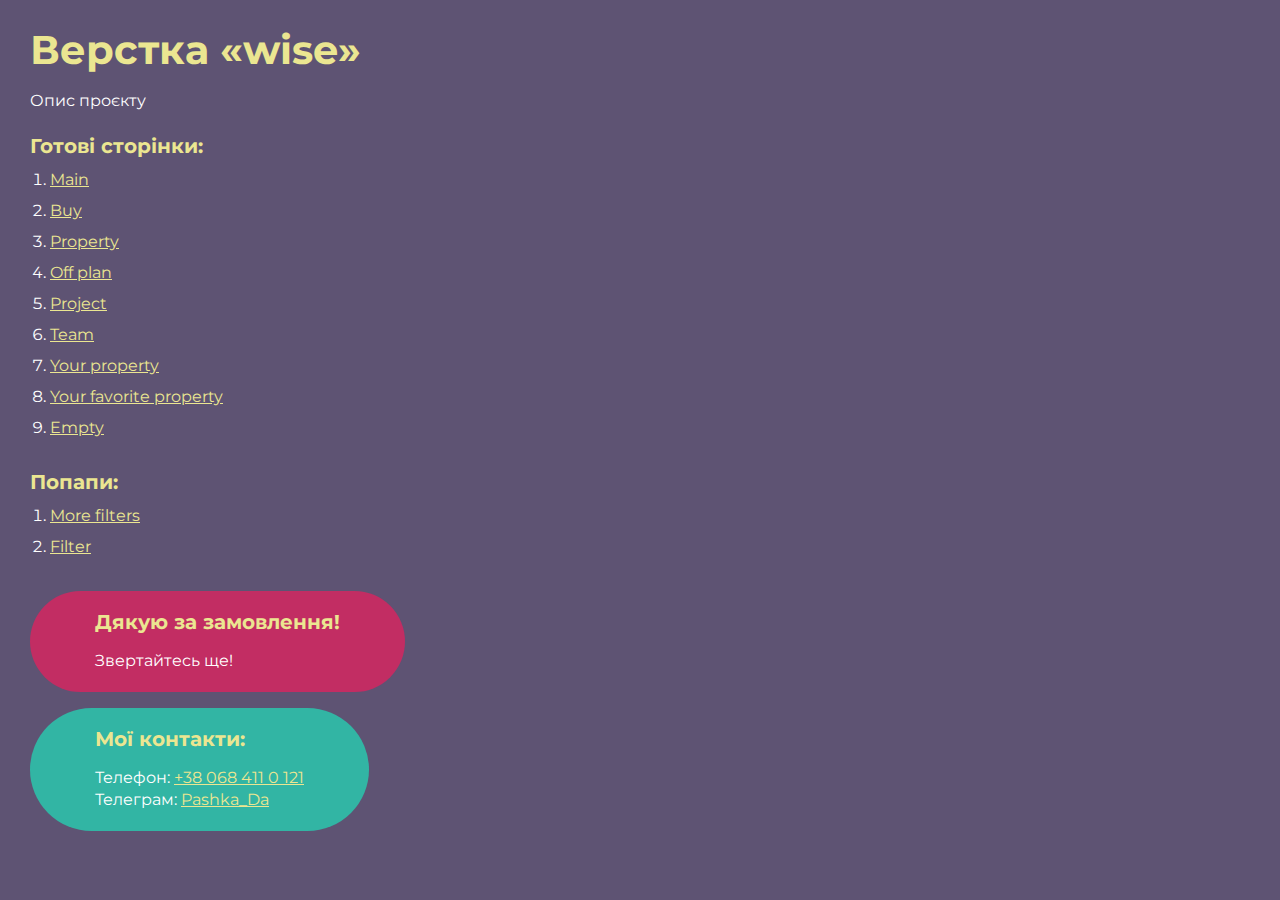
<file: index.html>
<!doctype html>
<html>

<head>
	<meta charset="UTF-8" />
	<meta name="viewport" content="width=device-width, initial-scale=1.0" />
	<title>Верстка «wise»</title>
</head>

<body>
	<div class="rootpage">
		<h1>Верстка «wise»</h1>
		<div class="rootpage__info">Опис проєкту</div>
		<h2>Готові сторінки:</h2>
		<ol class="rootpage__list">
			<li><a target="_blank" href="home.html">Main</a></li>
			<li><a target="_blank" href="buy.html">Buy</a></li>
			<li><a target="_blank" href="property.html">Property</a></li>
			<li><a target="_blank" href="off-plan.html">Off plan</a></li>
			<li><a target="_blank" href="project.html">Project</a></li>
			<li><a target="_blank" href="team.html">Team</a></li>
			<li>
				<a target="_blank" href="your-property.html">Your property</a>
			</li>
			<li>
				<a target="_blank" href="favorite.html">Your favorite property</a>
			</li>
			<li><a target="_blank" href="empty.html">Empty</a></li>
		</ol>
		<h2>Попапи:</h2>
		<ol class="rootpage__list">
			<li>
				<a target="_blank" href="buy.html#moreFilters">More filters</a>
			</li>
			<li>
				<a target="_blank" href="buy.html#mobFilters">Filter</a>
			</li>
		</ol>
		<div class="rootpage__tnx">
			<h2>Дякую за замовлення!</h2>
			<p>Звертайтесь ще!</p>
		</div>
		<div class="rootpage__contacts">
			<h2>Мої контакти:</h2>
			<p>
				Телефон: <a href="tel:+380684110121">+38 068 411 0 121</a>
			</p>
			<p>
				Телеграм:
				<a href="https://t.me/Pashka_Da" target="_blank" rel="noopener noreferrer">Pashka_Da</a>
			</p>
		</div>
	</div>
</body>
<style>
	@charset "UTF-8";
	@import url("https://fonts.googleapis.com/css?family=Montserrat:regular,700&display=swap");

	*,
	*::before,
	*::after {
		padding: 0px;
		margin: 0px;
		border: 0px;
		box-sizing: border-box;
	}

	html,
	body {
		height: 100%;
		margin: 0;
		padding: 0;
		min-width: 320px;
		width: 100%;
		color: #fff;
		background-color: #5e5373;
	}

	body {
		font-family: Montserrat;
		font-size: 100%;
		line-height: 1;
		font-size: 1rem;
	}

	a {
		text-decoration: underline;
		color: #ebe691;
	}

	a:visited {
		text-decoration: underline;
		color: #aaa768;
	}

	a:hover {
		text-decoration: none;
	}

	ul li {
		list-style: none;
	}

	img {
		vertical-align: top;
	}

	.wrapper {
		width: 100%;
		min-height: 100%;
		overflow: hidden;
	}

	.rootpage {
		padding: 30px;
		display: flex;
		flex-direction: column;
		align-items: flex-start;
	}

	@media (max-width: 767px) {
		.rootpage {
			padding: 30px 15px;
		}
	}

	h1 {
		color: #ebe691;
		font-size: 2.5rem;
		margin: 0px 0px 1.25rem 0px;
	}

	@media (max-width: 767px) {
		h1 {
			font-size: 1.85rem;
			margin: 0px 0px 1.25rem 0px;
		}
	}

	h2 {
		color: #ebe691;
		font-size: 1.25rem;
		margin: 0px 0px 1rem 0px;
	}

	@media (max-width: 767px) {
		h2 {
			font-size: 1.125rem;
			margin: 0px 0px 1rem 0px;
		}
	}

	.rootpage__info {
		line-height: 140%;
		margin: 0px 0px 1.5rem 0px;
	}

	.rootpage__list {
		margin: 0px 0px 2.25rem 1.25rem;
	}

	.rootpage__list li:not(:last-child) {
		margin: 0px 0px 15px 0px;
	}

	.rootpage__contacts,
	.rootpage__tnx {
		border-radius: 200px;
		padding: 20px 65px;
		line-height: 140%;
	}

	@media (max-width: 767px) {

		.rootpage__contacts,
		.rootpage__tnx {
			border-radius: 40px;
			padding: 20px;
		}
	}

	.rootpage__contacts {
		background: #32b5a4;
	}

	.rootpage__contacts a {
		color: #ebe691;
	}

	.rootpage__tnx {
		background: #c22d63;
		margin: 0px 0px 1rem 0px;
	}
</style>

</html>
</file>
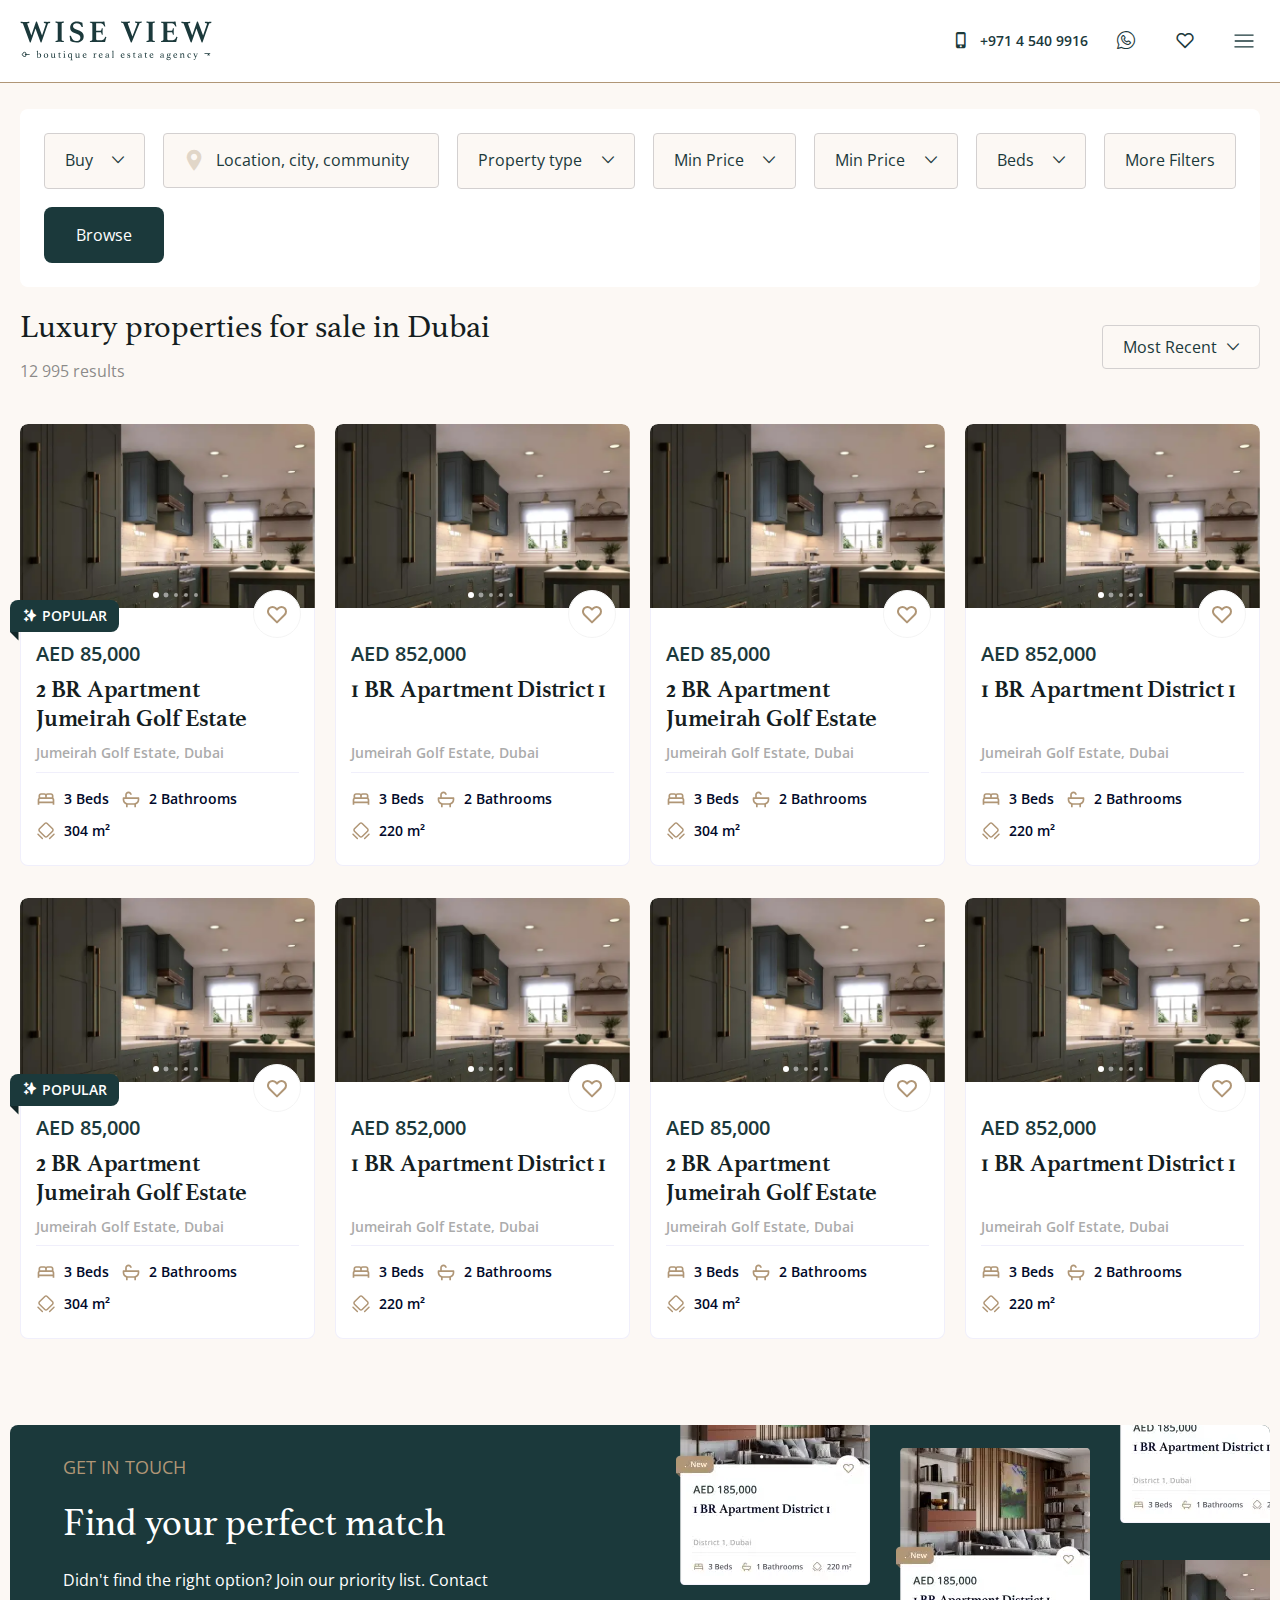
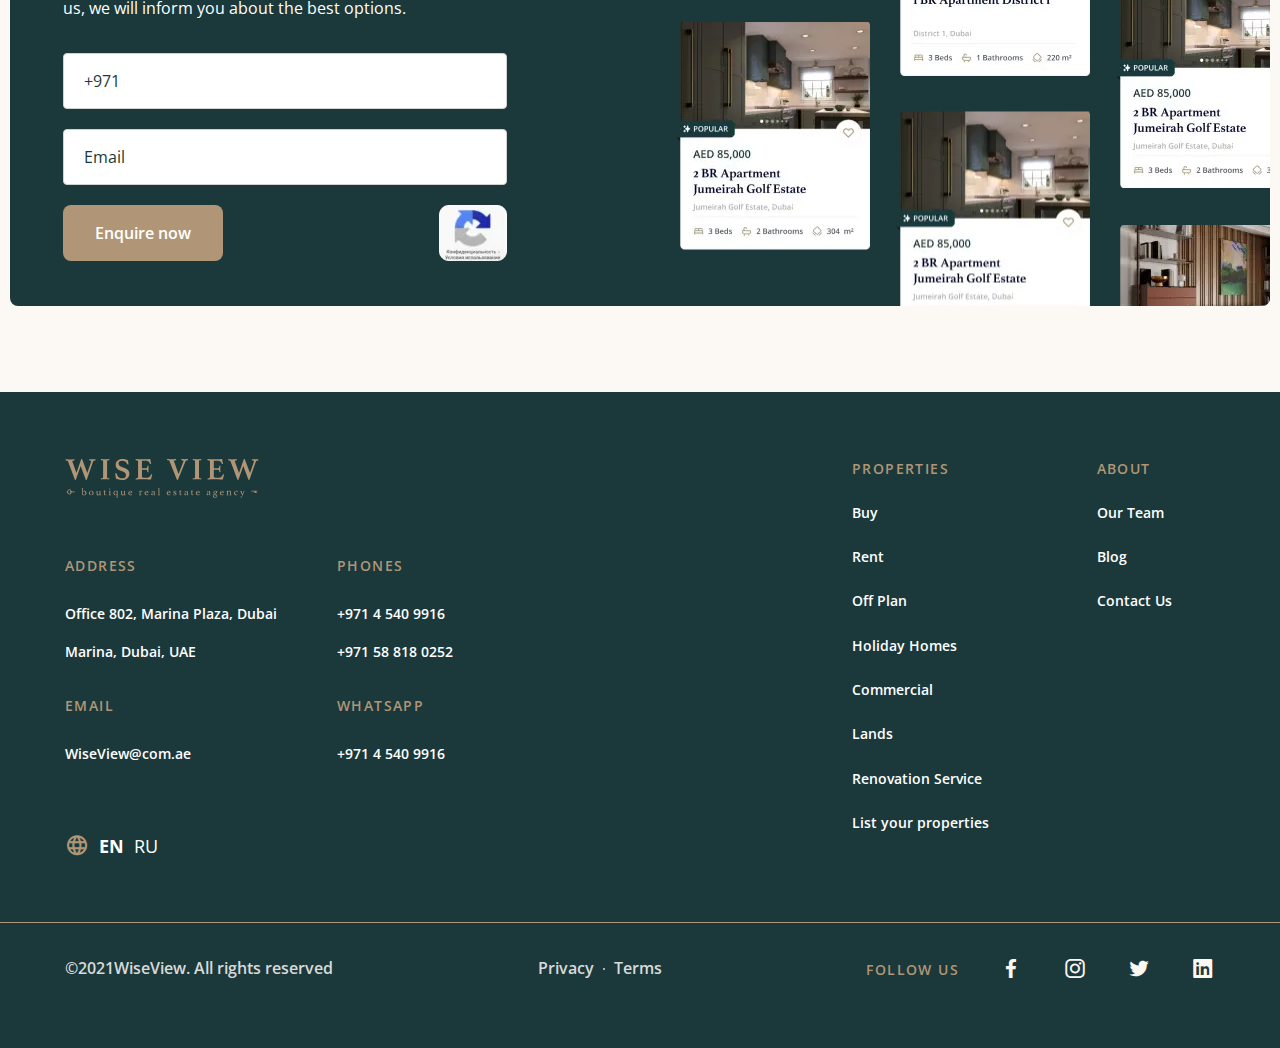
<file: buy.html>
<!doctype html>
<html lang="en">

<head>
	<title>Buy page</title>
	<meta charset="UTF-8">
	<meta name="format-detection" content="telephone=no">
	<!-- <style>body{opacity: 0;}</style> -->
	<link rel="stylesheet" href="css/style.min.css?_v=20250102124318">
	<link rel="shortcut icon" href="favicon.ico">
	<!-- <meta name="robots" content="noindex, nofollow"> -->
	<meta name="viewport" content="width=device-width, initial-scale=1.0">
</head>

<body>
	<div class="wrapper">
		<header class="header" data-lp data-scroll="100">
			<div class="header__cnt">
				<a href="#" class="header__logo">
					<picture>
						<source srcset="img/mobile-logo.svg" media="(max-width: 991.98px)" />
						<source srcset="img/logo-desk.svg" media="(min-width: 991.99px)" />
						<img src="img/mobile-logo.svg" alt="Опис зображення" />
					</picture>
				</a>
				<div class="header__menu menu">
					<nav class="menu__mobile-top">
						<ul class="menu__list">
							<li class="menu__item">
								<a href="tel:+97145409916" class="menu__link menu__link--number">
									<i class="_icon-iphone"></i><span>+971 4 540 9916</span>
								</a>
							</li>
							<li class="menu__item">
								<a href="@" class="menu__link">
									<i class="_icon-what-sec"></i>
								</a>
							</li>
							<li class="menu__item">
								<a href="@" class="menu__link menu__link--fav">
									<i class="_icon-fav-sec"></i>
								</a>
							</li>
						</ul>
					</nav>
					<button type="button" class="menu__icon icon-menu">
						<img src="img/menu-desk.svg" alt="burger icon" />
					</button>
				</div>
				<nav class="menu__mobile">
					<div class="menu__top">
						<ul class="menu__lang">
							<li>
								<i class="_icon-lang"></i>
							</li>
							<li><a href="#" class="active">En</a></li>
							<li><a href="#">Ru</a></li>
						</ul>
						<button type="button" class="menu__icon-close icon-menu">
							<img src="img/menu-mob.svg" alt="menu icon" />
						</button>
					</div>
					<div class="menu__links">
						<div class="menu__prop">
							<h2 class="menu__ttl">PROPERTIES</h2>
							<ul>
								<li><a href="#">Buy</a></li>
								<li><a href="#">Rent</a></li>
								<li><a href="#">Off Plan</a></li>
								<li><a href="#">Holiday Homes</a></li>
								<li><a href="#">Commercial</a></li>
								<li><a href="#">Renovation Service</a></li>
								<li><a href="#">List your properties</a></li>
							</ul>
						</div>
						<div class="menu__prop">
							<h2 class="menu__ttl">ABOUT</h2>
							<ul>
								<li><a href="#">Our Team</a></li>
								<li><a href="#">Blog</a></li>
								<li><a href="#">Contact Us</a></li>
							</ul>
						</div>
					</div>
					<ul class="menu__about">
						<li class="menu__sub-item">
							<h2 class="menu__ttl">Address</h2>
							<ul>
								<li>
									<address>
										Office 802, Marina Plaza, Dubai Marina, Dubai,
										UAE
									</address>
								</li>
							</ul>
						</li>
						<li class="menu__sub-item">
							<h2 class="menu__ttl">Phones</h2>
							<ul>
								<li>
									<a href="tel:+97145409916">+971 4 540 9916</a>
								</li>
								<li>
									<a href="tel:+971588180252">+971 58 818 0252</a>
								</li>
							</ul>
						</li>
						<li class="menu__sub-item">
							<h2 class="menu__ttl">Email</h2>
							<ul>
								<li>
									<a href="mailto:WiseView@com.ae">WiseView@com.ae</a>
								</li>
							</ul>
						</li>
						<li class="menu__sub-item">
							<h2 class="menu__ttl">Whatsapp</h2>
							<ul>
								<li><a href="#">+971 4 540 9916</a></li>
							</ul>
						</li>
					</ul>
					<div class="menu__social">
						<h2 class="menu__ttl">Follow Us</h2>
						<ul>
							<li>
								<a href="#" target="_blank" class="_icon-facebook"></a>
							</li>
							<li>
								<a href="#" target="_blank" class="_icon-instagram"></a>
							</li>
							<li>
								<a href="#" target="_blank" class="_icon-twitter"></a>
							</li>
							<li>
								<a href="#" target="_blank" class="_icon-linkedin"></a>
							</li>
						</ul>
					</div>
				</nav>
			</div>
		</header>

		<main class="buy">
			<section class="buy__main">
				<div class="buy__cnt">
					<form action="#" method="post" class="buy__filters filters" data-one-select>
						<div class="filters__line">
							<select name="typeBuild" data-class-modif="form" data-show-selected>
								<option value="Buy" selected>Buy</option>
								<option value="Rent">Rent</option>
							</select>
						</div>
						<div class="filters__input">
							<i class="_icon-location"></i>
							<input autocomplete="off" type="text" name="location" placeholder="Location, city, community" class="input" />
						</div>
						<div class="filters__line">
							<select name="propertyType" data-class-modif="form" data-show-selected>
								<option value="" selected>
									Property type
								</option>
								<option value="Apartment">Apartment</option>
								<option value="Villa">Villa</option>
								<option value="Townhouse">Townhouse</option>
								<option value="Penthouse">Penthouse</option>
								<option value="Short Term">
									Short Term
								</option>
								<option value="Duplex">Duplex</option>
							</select>
						</div>
						<div class="filters__line">
							<select name="minPrice" data-class-modif="form" data-show-selected>
								<option value="" selected>Min Price</option>
								<option value="AED 300,000">
									AED 300,000
								</option>
								<option value="AED 400,000">
									AED 400,000
								</option>
								<option value="AED 500,000">
									AED 500,000
								</option>
								<option value="AED 600,000">
									AED 600,000
								</option>
								<option value="AED 700,000">
									AED 700,000
								</option>
								<option value="AED 800,000">
									AED 800,000
								</option>
								<option value="AED 900,000">
									AED 900,000
								</option>
								<option value="AED 1000,000">
									AED 1000,000
								</option>
							</select>
						</div>
						<div class="filters__line">
							<select name="maxPrice" data-class-modif="form" data-show-selected>
								<option value="" selected>Min Price</option>
								<option value="AED 300,000">
									AED 300,000
								</option>
								<option value="AED 400,000">
									AED 400,000
								</option>
								<option value="AED 500,000">
									AED 500,000
								</option>
								<option value="AED 600,000">
									AED 600,000
								</option>
								<option value="AED 700,000">
									AED 700,000
								</option>
								<option value="AED 800,000">
									AED 800,000
								</option>
								<option value="AED 900,000">
									AED 900,000
								</option>
								<option value="AED 1000,000">
									AED 1000,000
								</option>
							</select>
						</div>
						<div class="filters__line">
							<select name="beds" data-class-modif="form" data-show-selected>
								<option value="" selected>Beds</option>
								<option value="All">All</option>
								<option value="Studio">Studio</option>
								<option value="1">1</option>
								<option value="2">2</option>
								<option value="3">3</option>
								<option value="4">4</option>
								<option value="5">5</option>
								<option value="6+">6+</option>
							</select>
						</div>
						<div class="filters__more">
							<button data-popup="#moreFilters" type="button" class="filters__button">
								More Filters
							</button>
						</div>
						<div class="filters__action">
							<button type="submit" class="filters__btn btn">
								Browse
							</button>
						</div>
					</form>
					<div class="buy__result">
						<div class="buy__body-result">
							<h1 class="buy__ttl">
								Luxury properties for sale in Dubai
							</h1>
							<p class="buy__value">
								<span>12 995</span> results
							</p>
						</div>
						<div class="buy__body-actions">
							<button data-popup="#mobFilters" type="button" class="buy__filter-btn">
								Filter
							</button>
							<select name="sortFilter" data-class-modif="most-recent" data-show-selected>
								<option value="Most Recent" selected>
									Most Recent
								</option>
								<option value="Highest Price">
									Highest Price
								</option>
								<option value="Lowest Price">
									Lowest Price
								</option>
							</select>
						</div>
					</div>
					<ul class="buy__list list">
						<li>
							<a href="#" class="buy__card card-prop">
								<div class="card-prop__gallery">
									<div class="card-prop__slider swiper">
										<!-- Частина слайдера, що рухається -->
										<div class="card-prop__wrapper swiper-wrapper">
											<!-- Слайд -->
											<div class="card-prop__slide swiper-slide">
												<img data-src="img/cards/image_05.webp" src="img/cards/1x1.webp" class="swiper-lazy" alt="image" />
												<div class="swiper-lazy-preloader"></div>
											</div>
											<div class="card-prop__slide swiper-slide">
												<img data-src="img/cards/image_02.webp" src="img/cards/1x1.webp" class="swiper-lazy" alt="image" />
											</div>
											<div class="card-prop__slide swiper-slide">
												<img data-src="img/cards/image_03.webp" src="img/cards/1x1.webp" class="swiper-lazy" alt="image" />
											</div>
											<div class="card-prop__slide swiper-slide">
												<img data-src="img/cards/image_04.webp" src="img/cards/1x1.webp" class="swiper-lazy" alt="image" />
											</div>
											<div class="card-prop__slide swiper-slide">
												<img data-src="img/cards/image_06.webp" src="img/cards/1x1.webp" class="swiper-lazy" alt="image" />
											</div>
										</div>

										<span class="card-prop__swiper-button-prev">
											<img src="img/icons/btn-arr.svg" alt="icon" />
										</span>
										<span class="card-prop__swiper-button-next">
											<img src="img/icons/btn-arr.svg" alt="icon" />
										</span>
										<div class="card-prop__s-p s-p"></div>
									</div>
									<div class="card-prop__label popular-lb">
										<i class="_icon-popular"></i>
										POPULAR
									</div>
									<button type="button" class="card-prop__favorite">
										<svg xmlns="http://www.w3.org/2000/svg" width="24" height="24" viewBox="0 0 24 24" fill="none">
											<rect width="24" height="24" fill="white" />
											<path d="M4.31804 6.31804C3.90017 6.7359 3.5687 7.23198 3.34255 7.77795C3.1164 8.32392 3 8.90909 3 9.50004C3 10.091 3.1164 10.6762 3.34255 11.2221C3.5687 11.7681 3.90017 12.2642 4.31804 12.682L12 20.364L19.682 12.682C20.526 11.8381 21.0001 10.6935 21.0001 9.50004C21.0001 8.30656 20.526 7.16196 19.682 6.31804C18.8381 5.47412 17.6935 5.00001 16.5 5.00001C15.3066 5.00001 14.162 5.47412 13.318 6.31804L12 7.63604L10.682 6.31804C10.2642 5.90017 9.7681 5.5687 9.22213 5.34255C8.67616 5.1164 8.09099 5 7.50004 5C6.90909 5 6.32392 5.1164 5.77795 5.34255C5.23198 5.5687 4.7359 5.90017 4.31804 6.31804V6.31804Z" fill="#B09676" stroke="#B09676" stroke-width="2" stroke-linecap="round" stroke-linejoin="round" />
										</svg>
									</button>
								</div>
								<div class="card-prop__body">
									<div class="card-prop__about">
										<p class="card-prop__price">
											AED 85,000
										</p>
										<h3 class="card-prop__ttl">
											2 BR Apartment Jumeirah Golf
											Estate
										</h3>
									</div>
									<p class="card-prop__loc">
										Jumeirah Golf Estate, Dubai
									</p>
									<ul class="card-prop__characteristic">
										<li>
											<i><img src="img/icons/bed.svg" alt="icon" /></i><span>3 Beds</span>
										</li>
										<li>
											<i><img src="img/icons/bath.svg" alt="icon" /></i><span>2 Bathrooms</span>
										</li>
										<li>
											<i><img src="img/icons/square-meters.svg" alt="icon" /></i><span>304 m²</span>
										</li>
									</ul>
								</div>
							</a>
						</li>
						<li>
							<a href="#" class="buy__card card-prop">
								<div class="card-prop__gallery">
									<div class="card-prop__slider swiper">
										<!-- Частина слайдера, що рухається -->
										<div class="card-prop__wrapper swiper-wrapper">
											<!-- Слайд -->
											<div class="card-prop__slide swiper-slide">
												<img data-src="img/cards/image_05.webp" src="img/cards/1x1.webp" class="swiper-lazy" alt="image" />
												<div class="swiper-lazy-preloader"></div>
											</div>
											<div class="card-prop__slide swiper-slide">
												<img data-src="img/cards/image_02.webp" src="img/cards/1x1.webp" class="swiper-lazy" alt="image" />
											</div>
											<div class="card-prop__slide swiper-slide">
												<img data-src="img/cards/image_03.webp" src="img/cards/1x1.webp" class="swiper-lazy" alt="image" />
											</div>
											<div class="card-prop__slide swiper-slide">
												<img data-src="img/cards/image_04.webp" src="img/cards/1x1.webp" class="swiper-lazy" alt="image" />
											</div>
											<div class="card-prop__slide swiper-slide">
												<img data-src="img/cards/image_06.webp" src="img/cards/1x1.webp" class="swiper-lazy" alt="image" />
											</div>
										</div>

										<span class="card-prop__swiper-button-prev">
											<img src="img/icons/btn-arr.svg" alt="icon" />
										</span>
										<span class="card-prop__swiper-button-next">
											<img src="img/icons/btn-arr.svg" alt="icon" />
										</span>
										<div class="card-prop__s-p s-p"></div>
									</div>
									<button type="button" class="card-prop__favorite">
										<svg xmlns="http://www.w3.org/2000/svg" width="24" height="24" viewBox="0 0 24 24" fill="none">
											<rect width="24" height="24" fill="white" />
											<path d="M4.31804 6.31804C3.90017 6.7359 3.5687 7.23198 3.34255 7.77795C3.1164 8.32392 3 8.90909 3 9.50004C3 10.091 3.1164 10.6762 3.34255 11.2221C3.5687 11.7681 3.90017 12.2642 4.31804 12.682L12 20.364L19.682 12.682C20.526 11.8381 21.0001 10.6935 21.0001 9.50004C21.0001 8.30656 20.526 7.16196 19.682 6.31804C18.8381 5.47412 17.6935 5.00001 16.5 5.00001C15.3066 5.00001 14.162 5.47412 13.318 6.31804L12 7.63604L10.682 6.31804C10.2642 5.90017 9.7681 5.5687 9.22213 5.34255C8.67616 5.1164 8.09099 5 7.50004 5C6.90909 5 6.32392 5.1164 5.77795 5.34255C5.23198 5.5687 4.7359 5.90017 4.31804 6.31804V6.31804Z" fill="#B09676" stroke="#B09676" stroke-width="2" stroke-linecap="round" stroke-linejoin="round" />
										</svg>
									</button>
								</div>
								<div class="card-prop__body">
									<div class="card-prop__about">
										<p class="card-prop__price">
											AED 852,000
										</p>
										<h3 class="card-prop__ttl">
											1 BR Apartment District 1
										</h3>
									</div>
									<p class="card-prop__loc">
										Jumeirah Golf Estate, Dubai
									</p>
									<ul class="card-prop__characteristic">
										<li>
											<i><img src="img/icons/bed.svg" alt="icon" /></i><span>3 Beds</span>
										</li>
										<li>
											<i><img src="img/icons/bath.svg" alt="icon" /></i><span>2 Bathrooms</span>
										</li>
										<li>
											<i><img src="img/icons/square-meters.svg" alt="icon" /></i><span>220 m²</span>
										</li>
									</ul>
								</div>
							</a>
						</li>
						<li>
							<a href="#" class="buy__card card-prop">
								<div class="card-prop__gallery">
									<div class="card-prop__slider swiper">
										<div class="card-prop__wrapper swiper-wrapper">
											<div class="card-prop__slide swiper-slide">
												<img data-src="img/cards/image_05.webp" src="img/cards/1x1.webp" class="swiper-lazy" alt="image" />
												<div class="swiper-lazy-preloader"></div>
											</div>
											<div class="card-prop__slide swiper-slide">
												<img data-src="img/cards/image_02.webp" src="img/cards/1x1.webp" class="swiper-lazy" alt="image" />
											</div>
											<div class="card-prop__slide swiper-slide">
												<img data-src="img/cards/image_03.webp" src="img/cards/1x1.webp" class="swiper-lazy" alt="image" />
											</div>
											<div class="card-prop__slide swiper-slide">
												<img data-src="img/cards/image_04.webp" src="img/cards/1x1.webp" class="swiper-lazy" alt="image" />
											</div>
											<div class="card-prop__slide swiper-slide">
												<img data-src="img/cards/image_06.webp" src="img/cards/1x1.webp" class="swiper-lazy" alt="image" />
											</div>
										</div>
										<span class="card-prop__swiper-button-prev">
											<img src="img/icons/btn-arr.svg" alt="icon" />
										</span>
										<span class="card-prop__swiper-button-next">
											<img src="img/icons/btn-arr.svg" alt="icon" />
										</span>
										<div class="card-prop__s-p"></div>
									</div>
									<button type="button" class="card-prop__favorite">
										<svg xmlns="http://www.w3.org/2000/svg" width="24" height="24" viewBox="0 0 24 24" fill="none">
											<rect width="24" height="24" fill="white" />
											<path d="M4.31804 6.31804C3.90017 6.7359 3.5687 7.23198 3.34255 7.77795C3.1164 8.32392 3 8.90909 3 9.50004C3 10.091 3.1164 10.6762 3.34255 11.2221C3.5687 11.7681 3.90017 12.2642 4.31804 12.682L12 20.364L19.682 12.682C20.526 11.8381 21.0001 10.6935 21.0001 9.50004C21.0001 8.30656 20.526 7.16196 19.682 6.31804C18.8381 5.47412 17.6935 5.00001 16.5 5.00001C15.3066 5.00001 14.162 5.47412 13.318 6.31804L12 7.63604L10.682 6.31804C10.2642 5.90017 9.7681 5.5687 9.22213 5.34255C8.67616 5.1164 8.09099 5 7.50004 5C6.90909 5 6.32392 5.1164 5.77795 5.34255C5.23198 5.5687 4.7359 5.90017 4.31804 6.31804V6.31804Z" fill="#B09676" stroke="#B09676" stroke-width="2" stroke-linecap="round" stroke-linejoin="round" />
										</svg>
									</button>
								</div>
								<div class="card-prop__body">
									<div class="card-prop__about">
										<p class="card-prop__price">
											AED 85,000
										</p>
										<h3 class="card-prop__ttl">
											2 BR Apartment Jumeirah Golf
											Estate
										</h3>
									</div>
									<p class="card-prop__loc">
										Jumeirah Golf Estate, Dubai
									</p>
									<ul class="card-prop__characteristic">
										<li>
											<i><img src="img/icons/bed.svg" alt="icon" /></i><span>3 Beds</span>
										</li>
										<li>
											<i><img src="img/icons/bath.svg" alt="icon" /></i><span>2 Bathrooms</span>
										</li>
										<li>
											<i><img src="img/icons/square-meters.svg" alt="icon" /></i><span>304 m²</span>
										</li>
									</ul>
								</div>
							</a>
						</li>
						<li>
							<a href="#" class="buy__card card-prop">
								<div class="card-prop__gallery">
									<div class="card-prop__slider swiper">
										<div class="card-prop__wrapper swiper-wrapper">
											<div class="card-prop__slide swiper-slide">
												<img data-src="img/cards/image_05.webp" src="img/cards/1x1.webp" class="swiper-lazy" alt="image" />
												<div class="swiper-lazy-preloader"></div>
											</div>
											<div class="card-prop__slide swiper-slide">
												<img data-src="img/cards/image_02.webp" src="img/cards/1x1.webp" class="swiper-lazy" alt="image" />
											</div>
											<div class="card-prop__slide swiper-slide">
												<img data-src="img/cards/image_03.webp" src="img/cards/1x1.webp" class="swiper-lazy" alt="image" />
											</div>
											<div class="card-prop__slide swiper-slide">
												<img data-src="img/cards/image_04.webp" src="img/cards/1x1.webp" class="swiper-lazy" alt="image" />
											</div>
											<div class="card-prop__slide swiper-slide">
												<img data-src="img/cards/image_06.webp" src="img/cards/1x1.webp" class="swiper-lazy" alt="image" />
											</div>
										</div>

										<span class="card-prop__swiper-button-prev">
											<img src="img/icons/btn-arr.svg" alt="icon" />
										</span>
										<span class="card-prop__swiper-button-next">
											<img src="img/icons/btn-arr.svg" alt="icon" />
										</span>
										<div class="card-prop__s-p s-p"></div>
									</div>
									<button type="button" class="card-prop__favorite">
										<svg xmlns="http://www.w3.org/2000/svg" width="24" height="24" viewBox="0 0 24 24" fill="none">
											<rect width="24" height="24" fill="white" />
											<path d="M4.31804 6.31804C3.90017 6.7359 3.5687 7.23198 3.34255 7.77795C3.1164 8.32392 3 8.90909 3 9.50004C3 10.091 3.1164 10.6762 3.34255 11.2221C3.5687 11.7681 3.90017 12.2642 4.31804 12.682L12 20.364L19.682 12.682C20.526 11.8381 21.0001 10.6935 21.0001 9.50004C21.0001 8.30656 20.526 7.16196 19.682 6.31804C18.8381 5.47412 17.6935 5.00001 16.5 5.00001C15.3066 5.00001 14.162 5.47412 13.318 6.31804L12 7.63604L10.682 6.31804C10.2642 5.90017 9.7681 5.5687 9.22213 5.34255C8.67616 5.1164 8.09099 5 7.50004 5C6.90909 5 6.32392 5.1164 5.77795 5.34255C5.23198 5.5687 4.7359 5.90017 4.31804 6.31804V6.31804Z" fill="#B09676" stroke="#B09676" stroke-width="2" stroke-linecap="round" stroke-linejoin="round" />
										</svg>
									</button>
								</div>
								<div class="card-prop__body">
									<div class="card-prop__about">
										<p class="card-prop__price">
											AED 852,000
										</p>
										<h3 class="card-prop__ttl">
											1 BR Apartment District 1
										</h3>
									</div>
									<p class="card-prop__loc">
										Jumeirah Golf Estate, Dubai
									</p>
									<ul class="card-prop__characteristic">
										<li>
											<i><img src="img/icons/bed.svg" alt="icon" /></i><span>3 Beds</span>
										</li>
										<li>
											<i><img src="img/icons/bath.svg" alt="icon" /></i><span>2 Bathrooms</span>
										</li>
										<li>
											<i><img src="img/icons/square-meters.svg" alt="icon" /></i><span>220 m²</span>
										</li>
									</ul>
								</div>
							</a>
						</li>
						<li>
							<a hre="#" class="buy__card card-prop">
								<div class="card-prop__gallery">
									<div class="card-prop__slider swiper">
										<div class="card-prop__wrapper swiper-wrapper">
											<div class="card-prop__slide swiper-slide">
												<img data-src="img/cards/image_05.webp" src="img/cards/1x1.webp" class="swiper-lazy" alt="image" />
												<div class="swiper-lazy-preloader"></div>
											</div>
											<div class="card-prop__slide swiper-slide">
												<img data-src="img/cards/image_02.webp" src="img/cards/1x1.webp" class="swiper-lazy" alt="image" />
											</div>
											<div class="card-prop__slide swiper-slide">
												<img data-src="img/cards/image_03.webp" src="img/cards/1x1.webp" class="swiper-lazy" alt="image" />
											</div>
											<div class="card-prop__slide swiper-slide">
												<img data-src="img/cards/image_04.webp" src="img/cards/1x1.webp" class="swiper-lazy" alt="image" />
											</div>
											<div class="card-prop__slide swiper-slide">
												<img data-src="img/cards/image_06.webp" src="img/cards/1x1.webp" class="swiper-lazy" alt="image" />
											</div>
										</div>

										<span class="card-prop__swiper-button-prev">
											<img src="img/icons/btn-arr.svg" alt="icon" />
										</span>
										<span class="card-prop__swiper-button-next">
											<img src="img/icons/btn-arr.svg" alt="icon" />
										</span>
										<div class="card-prop__s-p s-p"></div>
									</div>
									<div class="card-prop__label popular-lb">
										<i class="_icon-popular"></i>
										POPULAR
									</div>
									<button type="button" class="card-prop__favorite">
										<svg xmlns="http://www.w3.org/2000/svg" width="24" height="24" viewBox="0 0 24 24" fill="none">
											<rect width="24" height="24" fill="white" />
											<path d="M4.31804 6.31804C3.90017 6.7359 3.5687 7.23198 3.34255 7.77795C3.1164 8.32392 3 8.90909 3 9.50004C3 10.091 3.1164 10.6762 3.34255 11.2221C3.5687 11.7681 3.90017 12.2642 4.31804 12.682L12 20.364L19.682 12.682C20.526 11.8381 21.0001 10.6935 21.0001 9.50004C21.0001 8.30656 20.526 7.16196 19.682 6.31804C18.8381 5.47412 17.6935 5.00001 16.5 5.00001C15.3066 5.00001 14.162 5.47412 13.318 6.31804L12 7.63604L10.682 6.31804C10.2642 5.90017 9.7681 5.5687 9.22213 5.34255C8.67616 5.1164 8.09099 5 7.50004 5C6.90909 5 6.32392 5.1164 5.77795 5.34255C5.23198 5.5687 4.7359 5.90017 4.31804 6.31804V6.31804Z" fill="#B09676" stroke="#B09676" stroke-width="2" stroke-linecap="round" stroke-linejoin="round" />
										</svg>
									</button>
								</div>
								<div class="card-prop__body">
									<div class="card-prop__about">
										<p class="card-prop__price">
											AED 85,000
										</p>
										<h3 class="card-prop__ttl">
											2 BR Apartment Jumeirah Golf
											Estate
										</h3>
									</div>
									<p class="card-prop__loc">
										Jumeirah Golf Estate, Dubai
									</p>
									<ul class="card-prop__characteristic">
										<li>
											<i><img src="img/icons/bed.svg" alt="icon" /></i><span>3 Beds</span>
										</li>
										<li>
											<i><img src="img/icons/bath.svg" alt="icon" /></i><span>2 Bathrooms</span>
										</li>
										<li>
											<i><img src="img/icons/square-meters.svg" alt="icon" /></i><span>304 m²</span>
										</li>
									</ul>
								</div>
							</a>
						</li>
						<li>
							<a href="#" class="buy__card card-prop">
								<div class="card-prop__gallery">
									<div class="card-prop__slider swiper">
										<div class="card-prop__wrapper swiper-wrapper">
											<div class="card-prop__slide swiper-slide">
												<img data-src="img/cards/image_05.webp" src="img/cards/1x1.webp" class="swiper-lazy" alt="image" />
												<div class="swiper-lazy-preloader"></div>
											</div>
											<div class="card-prop__slide swiper-slide">
												<img data-src="img/cards/image_02.webp" src="img/cards/1x1.webp" class="swiper-lazy" alt="image" />
											</div>
											<div class="card-prop__slide swiper-slide">
												<img data-src="img/cards/image_03.webp" src="img/cards/1x1.webp" class="swiper-lazy" alt="image" />
											</div>
											<div class="card-prop__slide swiper-slide">
												<img data-src="img/cards/image_04.webp" src="img/cards/1x1.webp" class="swiper-lazy" alt="image" />
											</div>
											<div class="card-prop__slide swiper-slide">
												<img data-src="img/cards/image_06.webp" src="img/cards/1x1.webp" class="swiper-lazy" alt="image" />
											</div>
										</div>

										<span class="card-prop__swiper-button-prev">
											<img src="img/icons/btn-arr.svg" alt="icon" />
										</span>
										<span class="card-prop__swiper-button-next">
											<img src="img/icons/btn-arr.svg" alt="icon" />
										</span>
										<div class="card-prop__s-p s-p"></div>
									</div>
									<button type="button" class="card-prop__favorite">
										<svg xmlns="http://www.w3.org/2000/svg" width="24" height="24" viewBox="0 0 24 24" fill="none">
											<rect width="24" height="24" fill="white" />
											<path d="M4.31804 6.31804C3.90017 6.7359 3.5687 7.23198 3.34255 7.77795C3.1164 8.32392 3 8.90909 3 9.50004C3 10.091 3.1164 10.6762 3.34255 11.2221C3.5687 11.7681 3.90017 12.2642 4.31804 12.682L12 20.364L19.682 12.682C20.526 11.8381 21.0001 10.6935 21.0001 9.50004C21.0001 8.30656 20.526 7.16196 19.682 6.31804C18.8381 5.47412 17.6935 5.00001 16.5 5.00001C15.3066 5.00001 14.162 5.47412 13.318 6.31804L12 7.63604L10.682 6.31804C10.2642 5.90017 9.7681 5.5687 9.22213 5.34255C8.67616 5.1164 8.09099 5 7.50004 5C6.90909 5 6.32392 5.1164 5.77795 5.34255C5.23198 5.5687 4.7359 5.90017 4.31804 6.31804V6.31804Z" fill="#B09676" stroke="#B09676" stroke-width="2" stroke-linecap="round" stroke-linejoin="round" />
										</svg>
									</button>
								</div>
								<div class="card-prop__body">
									<div class="card-prop__about">
										<p class="card-prop__price">
											AED 852,000
										</p>
										<h3 class="card-prop__ttl">
											1 BR Apartment District 1
										</h3>
									</div>
									<p class="card-prop__loc">
										Jumeirah Golf Estate, Dubai
									</p>
									<ul class="card-prop__characteristic">
										<li>
											<i><img src="img/icons/bed.svg" alt="icon" /></i><span>3 Beds</span>
										</li>
										<li>
											<i><img src="img/icons/bath.svg" alt="icon" /></i><span>2 Bathrooms</span>
										</li>
										<li>
											<i><img src="img/icons/square-meters.svg" alt="icon" /></i><span>220 m²</span>
										</li>
									</ul>
								</div>
							</a>
						</li>
						<li>
							<a href="#" class="buy__card card-prop">
								<div class="card-prop__gallery">
									<div class="card-prop__slider swiper">
										<div class="card-prop__wrapper swiper-wrapper">
											<div class="card-prop__slide swiper-slide">
												<img data-src="img/cards/image_05.webp" src="img/cards/1x1.webp" class="swiper-lazy" alt="image" />
												<div class="swiper-lazy-preloader"></div>
											</div>
											<div class="card-prop__slide swiper-slide">
												<img data-src="img/cards/image_02.webp" src="img/cards/1x1.webp" class="swiper-lazy" alt="image" />
											</div>
											<div class="card-prop__slide swiper-slide">
												<img data-src="img/cards/image_03.webp" src="img/cards/1x1.webp" class="swiper-lazy" alt="image" />
											</div>
											<div class="card-prop__slide swiper-slide">
												<img data-src="img/cards/image_04.webp" src="img/cards/1x1.webp" class="swiper-lazy" alt="image" />
											</div>
											<div class="card-prop__slide swiper-slide">
												<img data-src="img/cards/image_06.webp" src="img/cards/1x1.webp" class="swiper-lazy" alt="image" />
											</div>
										</div>
										<span class="card-prop__swiper-button-prev">
											<img src="img/icons/btn-arr.svg" alt="icon" />
										</span>
										<span class="card-prop__swiper-button-next">
											<img src="img/icons/btn-arr.svg" alt="icon" />
										</span>
										<div class="card-prop__s-p s-p"></div>
									</div>
									<button type="button" class="card-prop__favorite">
										<svg xmlns="http://www.w3.org/2000/svg" width="24" height="24" viewBox="0 0 24 24" fill="none">
											<rect width="24" height="24" fill="white" />
											<path d="M4.31804 6.31804C3.90017 6.7359 3.5687 7.23198 3.34255 7.77795C3.1164 8.32392 3 8.90909 3 9.50004C3 10.091 3.1164 10.6762 3.34255 11.2221C3.5687 11.7681 3.90017 12.2642 4.31804 12.682L12 20.364L19.682 12.682C20.526 11.8381 21.0001 10.6935 21.0001 9.50004C21.0001 8.30656 20.526 7.16196 19.682 6.31804C18.8381 5.47412 17.6935 5.00001 16.5 5.00001C15.3066 5.00001 14.162 5.47412 13.318 6.31804L12 7.63604L10.682 6.31804C10.2642 5.90017 9.7681 5.5687 9.22213 5.34255C8.67616 5.1164 8.09099 5 7.50004 5C6.90909 5 6.32392 5.1164 5.77795 5.34255C5.23198 5.5687 4.7359 5.90017 4.31804 6.31804V6.31804Z" fill="#B09676" stroke="#B09676" stroke-width="2" stroke-linecap="round" stroke-linejoin="round" />
										</svg>
									</button>
								</div>
								<div class="card-prop__body">
									<div class="card-prop__about">
										<p class="card-prop__price">
											AED 85,000
										</p>
										<h3 class="card-prop__ttl">
											2 BR Apartment Jumeirah Golf
											Estate
										</h3>
									</div>
									<p class="card-prop__loc">
										Jumeirah Golf Estate, Dubai
									</p>
									<ul class="card-prop__characteristic">
										<li>
											<i><img src="img/icons/bed.svg" alt="icon" /></i><span>3 Beds</span>
										</li>
										<li>
											<i><img src="img/icons/bath.svg" alt="icon" /></i><span>2 Bathrooms</span>
										</li>
										<li>
											<i><img src="img/icons/square-meters.svg" alt="icon" /></i><span>304 m²</span>
										</li>
									</ul>
								</div>
							</a>
						</li>
						<li>
							<a href="#" class="buy__card card-prop">
								<div class="card-prop__gallery">
									<div class="card-prop__slider swiper">
										<div class="card-prop__wrapper swiper-wrapper">
											<div class="card-prop__slide swiper-slide">
												<img data-src="img/cards/image_05.webp" src="img/cards/1x1.webp" class="swiper-lazy" alt="image" />
												<div class="swiper-lazy-preloader"></div>
											</div>
											<div class="card-prop__slide swiper-slide">
												<img data-src="img/cards/image_02.webp" src="img/cards/1x1.webp" class="swiper-lazy" alt="image" />
											</div>
											<div class="card-prop__slide swiper-slide">
												<img data-src="img/cards/image_03.webp" src="img/cards/1x1.webp" class="swiper-lazy" alt="image" />
											</div>
											<div class="card-prop__slide swiper-slide">
												<img data-src="img/cards/image_04.webp" src="img/cards/1x1.webp" class="swiper-lazy" alt="image" />
											</div>
											<div class="card-prop__slide swiper-slide">
												<img data-src="img/cards/image_06.webp" src="img/cards/1x1.webp" class="swiper-lazy" alt="image" />
											</div>
										</div>

										<span class="card-prop__swiper-button-prev">
											<img src="img/icons/btn-arr.svg" alt="icon" />
										</span>
										<span class="card-prop__swiper-button-next">
											<img src="img/icons/btn-arr.svg" alt="icon" />
										</span>
										<div class="card-prop__s-p s-p"></div>
									</div>
									<button type="button" class="card-prop__favorite">
										<svg xmlns="http://www.w3.org/2000/svg" width="24" height="24" viewBox="0 0 24 24" fill="none">
											<rect width="24" height="24" fill="white" />
											<path d="M4.31804 6.31804C3.90017 6.7359 3.5687 7.23198 3.34255 7.77795C3.1164 8.32392 3 8.90909 3 9.50004C3 10.091 3.1164 10.6762 3.34255 11.2221C3.5687 11.7681 3.90017 12.2642 4.31804 12.682L12 20.364L19.682 12.682C20.526 11.8381 21.0001 10.6935 21.0001 9.50004C21.0001 8.30656 20.526 7.16196 19.682 6.31804C18.8381 5.47412 17.6935 5.00001 16.5 5.00001C15.3066 5.00001 14.162 5.47412 13.318 6.31804L12 7.63604L10.682 6.31804C10.2642 5.90017 9.7681 5.5687 9.22213 5.34255C8.67616 5.1164 8.09099 5 7.50004 5C6.90909 5 6.32392 5.1164 5.77795 5.34255C5.23198 5.5687 4.7359 5.90017 4.31804 6.31804V6.31804Z" fill="#B09676" stroke="#B09676" stroke-width="2" stroke-linecap="round" stroke-linejoin="round" />
										</svg>
									</button>
								</div>
								<div class="card-prop__body">
									<div class="card-prop__about">
										<p class="card-prop__price">
											AED 852,000
										</p>
										<h3 class="card-prop__ttl">
											1 BR Apartment District 1
										</h3>
									</div>
									<p class="card-prop__loc">
										Jumeirah Golf Estate, Dubai
									</p>
									<ul class="card-prop__characteristic">
										<li>
											<i><img src="img/icons/bed.svg" alt="icon" /></i><span>3 Beds</span>
										</li>
										<li>
											<i><img src="img/icons/bath.svg" alt="icon" /></i><span>2 Bathrooms</span>
										</li>
										<li>
											<i><img src="img/icons/square-meters.svg" alt="icon" /></i><span>220 m²</span>
										</li>
									</ul>
								</div>
							</a>
						</li>
					</ul>
					<nav class="pagging">
						<div class="pagging__body">
							<ul class="pagging__list">
								<li>
									<a href="#" class="pagging__item _active">1</a>
								</li>
								<li>
									<a href="#" class="pagging__item">2</a>
								</li>
								<li>
									<a href="#" class="pagging__item">3</a>
								</li>
								<li>
									<a href="#" class="pagging__item drop">...</a>
								</li>
							</ul>
							<a href="#" class="pagging__arrow"><svg xmlns="http://www.w3.org/2000/svg" width="27" height="27" viewBox="0 0 27 27" fill="none">
									<circle cx="13.5" cy="13.5" r="13.5" fill="white" />
									<path d="M12 9L16 13L12 17" stroke="#1B393B" stroke-linecap="round" />
								</svg>
							</a>
						</div>
						<div class="pagging__info">
							<p>
								<span>1 – 9</span> of <span>262</span> property available
							</p>
						</div>
					</nav>

				</div>
			</section>
			<section class="buy__get-in get-in">
				<div class="get-in__cnt">
					<div class="get-in__wrapper">
						<div class="get-in__body">
							<h3>Get in touch</h3>
							<h2>Find your perfect match</h2>
							<div class="get-in__text">
								<p>
									Didn't find the right option? Join our
									priority list. Contact us, we will
									inform you about the best options.
								</p>
							</div>
							<form class="get-in__form" action="#" method="POST">
								<div class="get-in__line">
									<input type="tel" name="tel" placeholder="+971" class="input" />
								</div>
								<div class="get-in__line">
									<input type="email" name="email" placeholder="Email" class="input" />
								</div>
								<div class="get-in__action">
									<button type="submit" class="get-in__btn btn btn--gold">
										Enquire now
									</button>
									<div class="get-in__captch">
										<img src="img/captch.webp" alt="captch logo" />
									</div>
								</div>
							</form>
						</div>
						<ul class="get-in__gallery">
							<li class="get-in__item get-in__item--1">
								<img src="img/get-in/image_01.webp" alt="card picture" />
							</li>
							<li class="get-in__item get-in__item--2">
								<img src="img/get-in/image_02.webp" alt="card picture" />
							</li>
							<li class="get-in__item get-in__item--3">
								<img src="img/get-in/image_01.webp" alt="card picture" />
							</li>
							<li class="get-in__item get-in__item--4">
								<img src="img/get-in/image_02.webp" alt="card picture" />
							</li>
							<li class="get-in__item get-in__item--5">
								<img src="img/get-in/image_01.webp" alt="card picture" />
							</li>
							<li class="get-in__item get-in__item--6">
								<img src="img/get-in/image_02.webp" alt="card picture" />
							</li>
							<li class="get-in__item get-in__item--7">
								<img src="img/get-in/image_01.webp" alt="card picture" />
							</li>
						</ul>
					</div>
				</div>
			</section>
		</main>
		<footer class="footer">
			<!-- Ширина контейнеру 1149рх + потрібно буде додати паддінги безпеки по 20рх на сторону-->
			<div class="footer__cnt">
				<div class="footer__column">
					<a href="index.html" class="footer__logo"><img src="img/banner-logo.svg" alt="logo" /></a>
					<ul class="footer__about">
						<li class="footer__sub-item">
							<h2 class="footer__ttl">Address</h2>
							<ul>
								<li>
									<address>
										Office 802, Marina Plaza, Dubai Marina, Dubai,
										UAE
									</address>
								</li>
							</ul>
						</li>
						<li class="footer__sub-item">
							<h2 class="footer__ttl">Phones</h2>
							<ul>
								<li>
									<a href="tel:+97145409916">+971 4 540 9916</a>
								</li>
								<li>
									<a href="tel:+971588180252">+971 58 818 0252</a>
								</li>
							</ul>
						</li>
						<li class="footer__sub-item">
							<h2 class="footer__ttl">Email</h2>
							<ul>
								<li>
									<a href="mailto:WiseView@com.ae">WiseView@com.ae</a>
								</li>
							</ul>
						</li>
						<li class="footer__sub-item">
							<h2 class="footer__ttl">Whatsapp</h2>
							<ul>
								<li><a href="#">+971 4 540 9916</a></li>
							</ul>
						</li>
					</ul>
					<ul class="footer__lang" data-da=".footer__column,767.98,1">
						<li>
							<i class="_icon-lang"></i>
						</li>
						<li>
							<a href="#" class="active">EN</a>
						</li>
						<li>
							<a href="#">RU</a>
						</li>
					</ul>
				</div>
				<!-- data-da=".footer__column,767.98,1" -->
				<nav class="footer__menu" data-da=".footer__column,767.98,2">
					<div class="footer__prop">
						<h3 class="footer__ttl">PROPERTIES</h3>
						<ul>
							<li><a href="#">Buy</a></li>
							<li><a href="#">Rent</a></li>
							<li><a href="#">Off Plan</a></li>
							<li><a href="#">Holiday Homes</a></li>
							<li><a href="#">Commercial</a></li>
							<li><a href="#">Lands</a></li>
							<li><a href="#">Renovation Service</a></li>
							<li><a href="#">List your properties</a></li>
						</ul>
					</div>
					<div class="footer__prop">
						<h3 class="footer__ttl">ABOUT</h3>
						<ul>
							<li><a href="#">Our Team</a></li>
							<li><a href="#">Blog</a></li>
							<li><a href="#">Contact Us</a></li>
						</ul>
					</div>
				</nav>
			</div>
			<div class="footer__down">
				<div class="footer__container">
					<div class="footer__rights">
						&copy;2021WiseView. All rights reserved
					</div>
					<ul class="footer__terms">
						<li><a href="#" target="_blank">Privacy</a></li>
						<li><a href="#" target="_blank">Terms</a></li>
					</ul>
					<div class="footer__social">
						<h3 class="footer__ttl">Follow Us</h3>
						<ul>
							<li><a href="#" target="_blank" class="_icon-facebook"></a></li>
							<li>
								<a href="#" target="_blank" class="_icon-instagram"></a>
							</li>
							<li><a href="#" target="_blank" class="_icon-twitter"></a></li>
							<li><a href="#" target="_blank" class="_icon-linkedin"></a></li>
						</ul>
					</div>
				</div>
			</div>
		</footer>

	</div>
	<div id="mobFilters" aria-hidden="true" class="popup mob-filter">
		<div class="popup__wrapper">
			<div class="popup__content">
				<div class="popup__top">
					<h3 class="popup__ttl">Filter</h3>
					<button data-close type="button" class="popup__close"></button>
				</div>
				<form action="#" method="POST" class="popup__form">
					<div class="popup__line-location">
						<i class="_icon-location"></i>
						<input type="text" name="popLocation" required autocomplete="off" placeholder="Location, city, community" class="input" />
					</div>
					<!-- Listing Status -->
					<div class="popup__opt otp">
						<h4>Listing Status</h4>
						<ul class="opt__list">
							<li>
								<div class="opt__item">
									<input id="buy" class="opt__input" checked type="radio" value="Buy" name="listingStatus" />
									<label for="buy" class="opt__label">
										<span class="opt__icon"></span>
										<span class="opt__text">Buy</span>
									</label>
								</div>
							</li>
							<li>
								<div class="opt__item">
									<input id="rent" class="opt__input" type="radio" value="Rent" name="listingStatus" />
									<label for="rent" class="opt__label">
										<span class="opt__icon"></span>
										<span class="opt__text">Rent</span>
									</label>
								</div>
							</li>
						</ul>
					</div>
					<!-- Property type -->
					<div class="popup__line">
						<h4>Property type</h4>
						<ul class="popup__checkbox-list">
							<li>
								<div class="popup__checkbox checkbox">
									<input id="apartments" class="checkbox__input" type="checkbox" value="Apartments" name="propertyType" />
									<label for="apartments" class="checkbox__label">
										<span class="checkbox__icon"></span>
										<span class="checkbox__text">Apartments</span></label>
								</div>
							</li>
							<li>
								<div class="popup__checkbox checkbox">
									<input id="villa" class="checkbox__input" type="checkbox" value="Villa" name="propertyType" />
									<label for="villa" class="checkbox__label">
										<span class="checkbox__icon"></span><span class="checkbox__text">Villa</span></label>
								</div>
							</li>
							<li>
								<div class="popup__checkbox checkbox">
									<input id="townhouse" class="checkbox__input" type="checkbox" value="Townhouse" name="propertyType" />
									<label for="townhouse" class="checkbox__label"><span class="checkbox__icon"></span><span class="checkbox__text">Townhouse</span></label>
								</div>
							</li>
							<li>
								<div class="popup__checkbox checkbox">
									<input id="penthouse" class="checkbox__input" type="checkbox" value="Penthouse" name="propertyType" />
									<label for="penthouse" class="checkbox__label"><span class="checkbox__icon"></span><span class="checkbox__text">Penthouse</span></label>
								</div>
							</li>
							<li>
								<div class="popup__checkbox checkbox">
									<input id="shortTerm" class="checkbox__input" type="checkbox" value="Short Term" name="propertyType" />
									<label for="shortTerm" class="checkbox__label"><span class="checkbox__icon"></span><span class="checkbox__text">Short Term</span></label>
								</div>
							</li>
							<li>
								<div class="popup__checkbox checkbox">
									<input id="duplex" class="checkbox__input" type="checkbox" value="Duplex" name="propertyType" />
									<label for="duplex" class="checkbox__label"><span class="checkbox__icon"></span><span class="checkbox__text">Duplex</span></label>
								</div>
							</li>
						</ul>
					</div>
					<!-- Price Range -->
					<div class="popup__line">
						<h4>Price Range</h4>
						<ul class="popup__inp-list">
							<li>
								<div class="popup__input">
									<input id="minPrice" autocomplete="off" type="tel" name="Min Price" placeholder="Min Price" class="input" />
								</div>
							</li>
							<li>
								<div class="popup__input">
									<input id="maxPrice" autocomplete="off" type="tel" name="Max Price" placeholder="Max Price" class="input" />
								</div>
							</li>
						</ul>
					</div>
					<!-- bedrooms -->
					<div class="popup__opt opt">
						<h4>bedrooms</h4>
						<ul class="opt__list opt__list--row">
							<li>
								<div class="opt__item">
									<input id="bedrooms_1+" class="opt__input" type="radio" value="1+" name="bedrooms" />
									<label for="bedrooms_1+" class="opt__label"><span class="opt__icon"></span><span class="opt__text">1+</span></label>
								</div>
							</li>
							<li>
								<div class="opt__item">
									<input id="bedrooms_2+" class="opt__input" type="radio" value="2+" name="bedrooms" />
									<label for="bedrooms_2+" class="opt__label"><span class="opt__icon"></span><span class="opt__text">2+</span></label>
								</div>
							</li>
							<li>
								<div class="opt__item">
									<input id="bedrooms_3+" class="opt__input" type="radio" value="3+" name="bedrooms" />
									<label for="bedrooms_3+" class="opt__label"><span class="opt__icon"></span><span class="opt__text">3+</span></label>
								</div>
							</li>
							<li>
								<div class="opt__item">
									<input id="bedrooms_4+" class="opt__input" type="radio" value="4+" name="bedrooms" />
									<label for="bedrooms_4+" class="opt__label"><span class="opt__icon"></span><span class="opt__text">4+</span></label>
								</div>
							</li>
							<li>
								<div class="opt__item">
									<input id="bedrooms_5+" class="opt__input" type="radio" value="5+" name="bedrooms" />
									<label for="bedrooms_5+" class="opt__label"><span class="opt__icon"></span><span class="opt__text">5+</span></label>
								</div>
							</li>
						</ul>
					</div>
					<!-- bathrooms -->
					<div class="popup__opt opt">
						<h4>bathrooms</h4>
						<ul class="opt__list opt__list--row">
							<li>
								<div class="opt__item">
									<input id="bathrooms_1+" class="opt__input" type="radio" value="1+" name="bathrooms" />
									<label for="bathrooms_1+" class="opt__label">
										<span class="opt__icon"></span>
										<span class="opt__text">1+</span>
									</label>
								</div>
							</li>
							<li>
								<div class="opt__item">
									<input id="bathrooms_2+" class="opt__input" type="radio" value="2+" name="bathrooms" />
									<label for="bathrooms_2+" class="opt__label"><span class="opt__icon"></span><span class="opt__text">2+</span></label>
								</div>
							</li>
							<li>
								<div class="opt__item">
									<input id="bathrooms_3+" class="opt__input" type="radio" value="3+" name="bathrooms" />
									<label for="bathrooms_3+" class="opt__label"><span class="opt__icon"></span><span class="opt__text">3+</span></label>
								</div>
							</li>
							<li>
								<div class="opt__item">
									<input id="bathrooms_4+" class="opt__input" type="radio" value="4+" name="bathrooms" />
									<label for="bathrooms_4+" class="opt__label"><span class="opt__icon"></span><span class="opt__text">4+</span></label>
								</div>
							</li>
							<li>
								<div class="opt__item">
									<input id="bathrooms_5+" class="opt__input" type="radio" value="5+" name="bathrooms" />
									<label for="bathrooms_5+" class="opt__label"><span class="opt__icon"></span><span class="opt__text">5+</span></label>
								</div>
							</li>
						</ul>
					</div>
					<!-- Square feet -->
					<div class="popup__line">
						<h4>Square feet</h4>
						<ul class="popup__inp-list">
							<li>
								<div class="popup__input">
									<input id="minSquareFeet" autocomplete="off" type="tel" name="Square feet min" placeholder="Min" class="input" />
								</div>
							</li>
							<li>
								<div class="popup__input">
									<input id="maxSquareFeet" autocomplete="off" type="tel" name="Square feet max" placeholder="Max" class="input" />
								</div>
							</li>
						</ul>
					</div>
					<!-- year build -->
					<div class="popup__line">
						<h4>year build</h4>
						<ul class="popup__inp-list">
							<li>
								<div class="popup__input">
									<input id="minYear" autocomplete="off" type="tel" name="Min year" placeholder="2019" class="input" />
								</div>
							</li>
							<li>
								<div class="popup__input">
									<input id="maxYear" autocomplete="off" type="tel" name="Max year" placeholder="2022" class="input" />
								</div>
							</li>
						</ul>
					</div>
					<!-- Other features -->
					<div class="popup__line">
						<h4>Other features</h4>
						<ul class="popup__checkbox-list">
							<li>
								<div class="popup__checkbox checkbox">
									<input id="attic" class="checkbox__input" type="checkbox" value="Attic" name="Other features" />
									<label for="attic" class="checkbox__label">
										<span class="checkbox__icon"></span>
										<span class="checkbox__text">Attic</span></label>
								</div>
							</li>
							<li>
								<div class="popup__checkbox checkbox">
									<input id="basketballCourt" class="checkbox__input" type="checkbox" value="Basketball court" name="Other features" />
									<label for="basketballCourt" class="checkbox__label"><span class="checkbox__icon"></span><span class="checkbox__text">Basketball court</span></label>
								</div>
							</li>
							<li>
								<div class="popup__checkbox checkbox">
									<input id="airConditioning" class="checkbox__input" type="checkbox" value="Air Conditioning" name="Other features" />
									<label for="airConditioning" class="checkbox__label"><span class="checkbox__icon"></span><span class="checkbox__text">Air Conditioning</span></label>
								</div>
							</li>
							<li>
								<div class="popup__checkbox checkbox">
									<input id="lawn" class="checkbox__input" type="checkbox" value="Lawn" name="Other features" />
									<label for="lawn" class="checkbox__label"><span class="checkbox__icon"></span><span class="checkbox__text">Lawn</span></label>
								</div>
							</li>
							<li>
								<div class="popup__checkbox checkbox">
									<input id="TVCable" class="checkbox__input" type="checkbox" value="TV Cable" name="Other features" />
									<label for="TVCable" class="checkbox__label"><span class="checkbox__icon"></span><span class="checkbox__text">TV Cable</span></label>
								</div>
							</li>
							<li>
								<div class="popup__checkbox checkbox">
									<input id="dryer" class="checkbox__input" type="checkbox" value="Dryer" name="Other features" />
									<label for="dryer" class="checkbox__label"><span class="checkbox__icon"></span><span class="checkbox__text">Dryer</span></label>
								</div>
							</li>
							<li>
								<div class="popup__checkbox checkbox">
									<input id="lakeView" class="checkbox__input" type="checkbox" value="Lake view" name="Other features" />
									<label for="lakeView" class="checkbox__label"><span class="checkbox__icon"></span><span class="checkbox__text">Lake view</span></label>
								</div>
							</li>
							<li>
								<div class="popup__checkbox checkbox">
									<input id="frondYard" class="checkbox__input" type="checkbox" value="Frond yard" name="Other features" />
									<label for="frondYard" class="checkbox__label"><span class="checkbox__icon"></span><span class="checkbox__text">Frond yard</span></label>
								</div>
							</li>
						</ul>
					</div>
					<button type="submit" class="popup__btn btn">
						Apply Filters
					</button>
				</form>
			</div>
		</div>
	</div>
	<div id="moreFilters" aria-hidden="true" class="popup more-filters">
		<div class="popup__wrapper">
			<div class="popup__content">
				<div class="popup__top">
					<h3 class="popup__ttl">More Filters</h3>
					<button data-close type="button" class="popup__close"></button>
				</div>
				<form action="#" method="POST" class="popup__form">
					<div class="popup__search">
						<div class="popup__input">
							<input autocomplete="off" type="text" name="search" autocomplete="off" placeholder="Search by reference number" class="input">
						</div>
						<button type="button" class="popup__go btn">Go</button>
					</div>
					<!-- bathrooms -->
					<div class="popup__opt opt">
						<h4>bathrooms</h4>
						<ul class="opt__list opt__list--row">
							<li>
								<div class="opt__item">
									<input id="bathrooms_1+" class="opt__input" type="radio" value="1+" name="bathrooms" />
									<label for="bathrooms_1+" class="opt__label">
										<span class="opt__icon"></span>
										<span class="opt__text">1+</span>
									</label>
								</div>
							</li>
							<li>
								<div class="opt__item">
									<input id="bathrooms_2+" class="opt__input" type="radio" value="2+" name="bathrooms" />
									<label for="bathrooms_2+" class="opt__label"><span class="opt__icon"></span><span class="opt__text">2+</span></label>
								</div>
							</li>
							<li>
								<div class="opt__item">
									<input id="bathrooms_3+" class="opt__input" type="radio" value="3+" name="bathrooms" />
									<label for="bathrooms_3+" class="opt__label"><span class="opt__icon"></span><span class="opt__text">3+</span></label>
								</div>
							</li>
							<li>
								<div class="opt__item">
									<input id="bathrooms_4+" class="opt__input" type="radio" value="4+" name="bathrooms" />
									<label for="bathrooms_4+" class="opt__label"><span class="opt__icon"></span><span class="opt__text">4+</span></label>
								</div>
							</li>
							<li>
								<div class="opt__item">
									<input id="bathrooms_5+" class="opt__input" type="radio" value="5+" name="bathrooms" />
									<label for="bathrooms_5+" class="opt__label"><span class="opt__icon"></span><span class="opt__text">5+</span></label>
								</div>
							</li>
						</ul>
					</div>
					<!-- Square feet -->
					<div class="popup__line">
						<h4>Square feet</h4>
						<ul class="popup__inp-list">
							<li>
								<div class="popup__input">
									<input id="minSquareFeet" autocomplete="off" type="tel" name="Square feet min" placeholder="Min" class="input" />
								</div>
							</li>
							<li>
								<div class="popup__input">
									<input id="maxSquareFeet" autocomplete="off" type="tel" name="Square feet max" placeholder="Max" class="input" />
								</div>
							</li>
						</ul>
					</div>
					<!-- year build -->
					<div class="popup__line">
						<h4>year build</h4>
						<ul class="popup__inp-list">
							<li>
								<div class="popup__input">
									<input id="minYear" autocomplete="off" type="tel" name="Min year" placeholder="2019" class="input" />
								</div>
							</li>
							<li>
								<div class="popup__input">
									<input id="maxYear" autocomplete="off" type="tel" name="Max year" placeholder="2022" class="input" />
								</div>
							</li>
						</ul>
					</div>
					<!-- Other features -->
					<div class="popup__line">
						<h4>Other features</h4>
						<ul class="popup__checkbox-list popup__checkbox-list--row">
							<li>
								<div class="popup__checkbox checkbox">
									<input id="attic" class="checkbox__input" type="checkbox" value="Attic" name="Other features" />
									<label for="attic" class="checkbox__label">
										<span class="checkbox__icon"></span>
										<span class="checkbox__text">Attic</span></label>
								</div>
							</li>
							<li>
								<div class="popup__checkbox checkbox">
									<input id="basketballCourt" class="checkbox__input" type="checkbox" value="Basketball court" name="Other features" />
									<label for="basketballCourt" class="checkbox__label"><span class="checkbox__icon"></span><span class="checkbox__text">Basketball court</span></label>
								</div>
							</li>
							<li>
								<div class="popup__checkbox checkbox">
									<input id="airConditioning" class="checkbox__input" type="checkbox" value="Air Conditioning" name="Other features" />
									<label for="airConditioning" class="checkbox__label"><span class="checkbox__icon"></span><span class="checkbox__text">Air Conditioning</span></label>
								</div>
							</li>
							<li>
								<div class="popup__checkbox checkbox">
									<input id="lawn" class="checkbox__input" type="checkbox" value="Lawn" name="Other features" />
									<label for="lawn" class="checkbox__label"><span class="checkbox__icon"></span><span class="checkbox__text">Lawn</span></label>
								</div>
							</li>
							<li>
								<div class="popup__checkbox checkbox">
									<input id="TVCable" class="checkbox__input" type="checkbox" value="TV Cable" name="Other features" />
									<label for="TVCable" class="checkbox__label"><span class="checkbox__icon"></span><span class="checkbox__text">TV Cable</span></label>
								</div>
							</li>
							<li>
								<div class="popup__checkbox checkbox">
									<input id="dryer" class="checkbox__input" type="checkbox" value="Dryer" name="Other features" />
									<label for="dryer" class="checkbox__label"><span class="checkbox__icon"></span><span class="checkbox__text">Dryer</span></label>
								</div>
							</li>
							<li>
								<div class="popup__checkbox checkbox">
									<input id="lakeView" class="checkbox__input" type="checkbox" value="Lake view" name="Other features" />
									<label for="lakeView" class="checkbox__label"><span class="checkbox__icon"></span><span class="checkbox__text">Lake view</span></label>
								</div>
							</li>
							<li>
								<div class="popup__checkbox checkbox">
									<input id="frondYard" class="checkbox__input" type="checkbox" value="Frond yard" name="Other features" />
									<label for="frondYard" class="checkbox__label"><span class="checkbox__icon"></span><span class="checkbox__text">Frond yard</span></label>
								</div>
							</li>
						</ul>
					</div>
					<button type="submit" class="popup__btn btn">
						Apply Filters
					</button>
				</form>
			</div>
		</div>
	</div>

	<!-- Шаблон -->

	<!-- <div id="popup" aria-hidden="true" class="popup">
	<div class="popup__wrapper">
		<div class="popup__content">
			<button data-close type="button" class="popup__close">
				<svg width="23" height="23" viewBox="0 0 23 23" fill="none" xmlns="http://www.w3.org/2000/svg">
					<path opacity="0.850056" d="M1.73333 1.48883L21.5469 21.0288" stroke="#979797" stroke-linecap="square" />
					<path opacity="0.850056" d="M21.2667 1.48883L1.45309 21.0288" stroke="#979797" stroke-linecap="square" />
				</svg>
			</button>
			<div class="popup__text">
				Popup content
			</div>
		</div>
	</div>
</div> -->
	<script src="js/app.min.js?_v=20250102124318"></script>
</body>

</html>
</file>
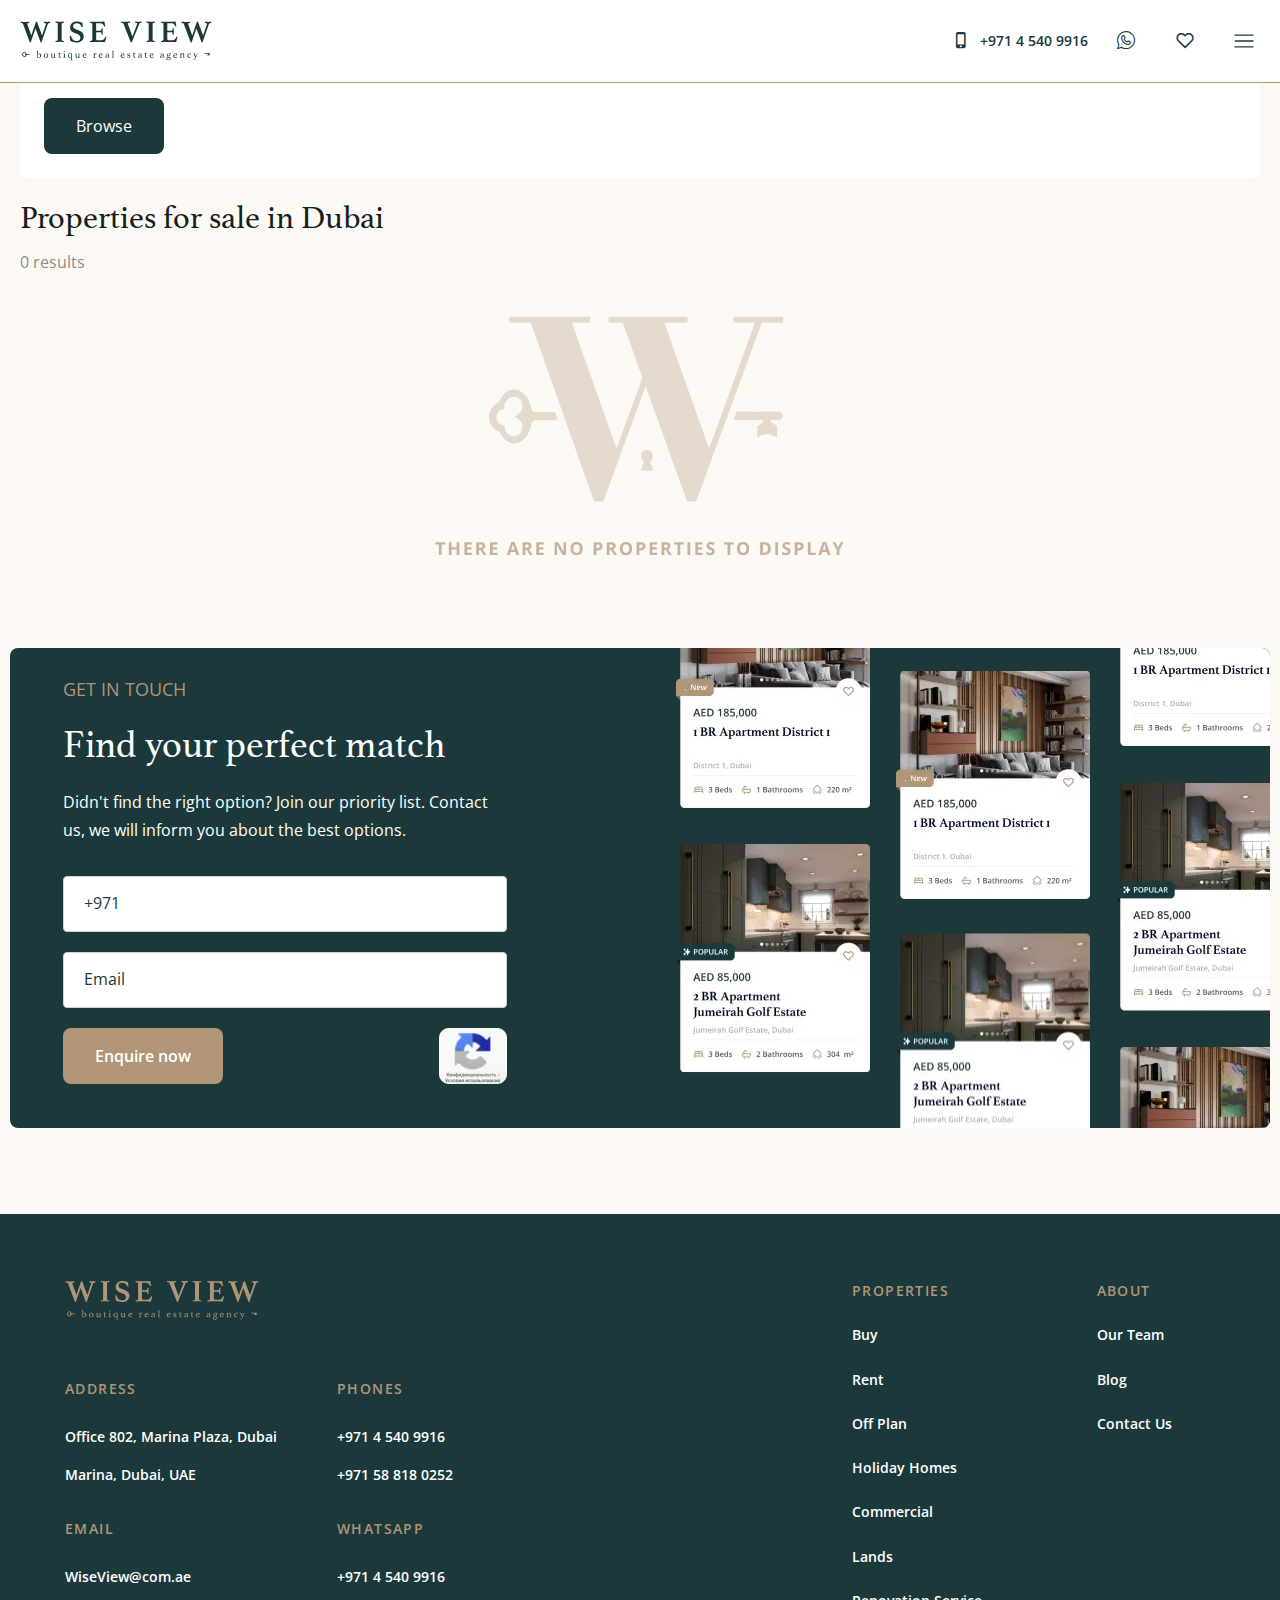
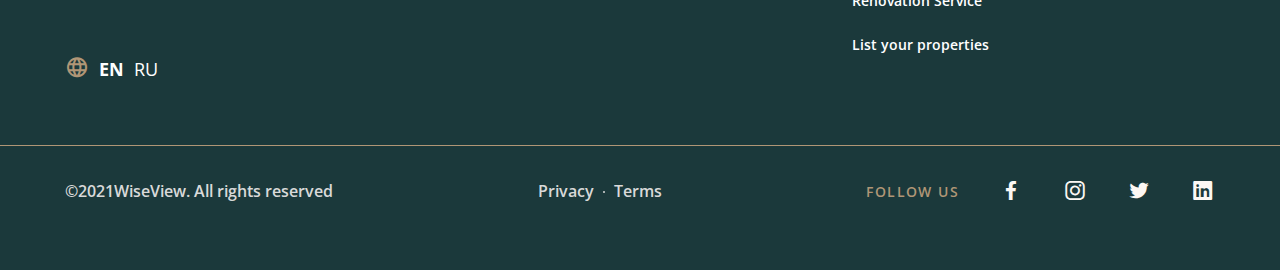
<file: empty.html>
<!doctype html>
<html lang="en">

<head>
	<title>Empty page</title>
	<meta charset="UTF-8">
	<meta name="format-detection" content="telephone=no">
	<!-- <style>body{opacity: 0;}</style> -->
	<link rel="stylesheet" href="css/style.min.css?_v=20250102124318">
	<link rel="shortcut icon" href="favicon.ico">
	<!-- <meta name="robots" content="noindex, nofollow"> -->
	<meta name="viewport" content="width=device-width, initial-scale=1.0">
</head>

<body>
	<div class="wrapper">
		<header class="header" data-lp data-scroll="100">
			<div class="header__cnt">
				<a href="#" class="header__logo">
					<picture>
						<source srcset="img/mobile-logo.svg" media="(max-width: 991.98px)" />
						<source srcset="img/logo-desk.svg" media="(min-width: 991.99px)" />
						<img src="img/mobile-logo.svg" alt="Опис зображення" />
					</picture>
				</a>
				<div class="header__menu menu">
					<nav class="menu__mobile-top">
						<ul class="menu__list">
							<li class="menu__item">
								<a href="tel:+97145409916" class="menu__link menu__link--number">
									<i class="_icon-iphone"></i><span>+971 4 540 9916</span>
								</a>
							</li>
							<li class="menu__item">
								<a href="@" class="menu__link">
									<i class="_icon-what-sec"></i>
								</a>
							</li>
							<li class="menu__item">
								<a href="@" class="menu__link menu__link--fav">
									<i class="_icon-fav-sec"></i>
								</a>
							</li>
						</ul>
					</nav>
					<button type="button" class="menu__icon icon-menu">
						<img src="img/menu-desk.svg" alt="burger icon" />
					</button>
				</div>
				<nav class="menu__mobile">
					<div class="menu__top">
						<ul class="menu__lang">
							<li>
								<i class="_icon-lang"></i>
							</li>
							<li><a href="#" class="active">En</a></li>
							<li><a href="#">Ru</a></li>
						</ul>
						<button type="button" class="menu__icon-close icon-menu">
							<img src="img/menu-mob.svg" alt="menu icon" />
						</button>
					</div>
					<div class="menu__links">
						<div class="menu__prop">
							<h2 class="menu__ttl">PROPERTIES</h2>
							<ul>
								<li><a href="#">Buy</a></li>
								<li><a href="#">Rent</a></li>
								<li><a href="#">Off Plan</a></li>
								<li><a href="#">Holiday Homes</a></li>
								<li><a href="#">Commercial</a></li>
								<li><a href="#">Renovation Service</a></li>
								<li><a href="#">List your properties</a></li>
							</ul>
						</div>
						<div class="menu__prop">
							<h2 class="menu__ttl">ABOUT</h2>
							<ul>
								<li><a href="#">Our Team</a></li>
								<li><a href="#">Blog</a></li>
								<li><a href="#">Contact Us</a></li>
							</ul>
						</div>
					</div>
					<ul class="menu__about">
						<li class="menu__sub-item">
							<h2 class="menu__ttl">Address</h2>
							<ul>
								<li>
									<address>
										Office 802, Marina Plaza, Dubai Marina, Dubai,
										UAE
									</address>
								</li>
							</ul>
						</li>
						<li class="menu__sub-item">
							<h2 class="menu__ttl">Phones</h2>
							<ul>
								<li>
									<a href="tel:+97145409916">+971 4 540 9916</a>
								</li>
								<li>
									<a href="tel:+971588180252">+971 58 818 0252</a>
								</li>
							</ul>
						</li>
						<li class="menu__sub-item">
							<h2 class="menu__ttl">Email</h2>
							<ul>
								<li>
									<a href="mailto:WiseView@com.ae">WiseView@com.ae</a>
								</li>
							</ul>
						</li>
						<li class="menu__sub-item">
							<h2 class="menu__ttl">Whatsapp</h2>
							<ul>
								<li><a href="#">+971 4 540 9916</a></li>
							</ul>
						</li>
					</ul>
					<div class="menu__social">
						<h2 class="menu__ttl">Follow Us</h2>
						<ul>
							<li>
								<a href="#" target="_blank" class="_icon-facebook"></a>
							</li>
							<li>
								<a href="#" target="_blank" class="_icon-instagram"></a>
							</li>
							<li>
								<a href="#" target="_blank" class="_icon-twitter"></a>
							</li>
							<li>
								<a href="#" target="_blank" class="_icon-linkedin"></a>
							</li>
						</ul>
					</div>
				</nav>
			</div>
		</header>

		<main class="empty">
			<section class="buy__main">
				<div class="buy__cnt">
					<form action="#" method="post" class="buy__filters filters" data-one-select>
						<div class="filters__line">
							<select name="typeBuild" data-class-modif="form" data-show-selected>
								<option value="Buy" selected>Buy</option>
								<option value="Rent">Rent</option>
							</select>
						</div>
						<div class="filters__input">
							<i class="_icon-location"></i>
							<input autocomplete="off" type="text" name="location" placeholder="Location, city, community" class="input" />
						</div>
						<div class="filters__line">
							<select name="propertyType" data-class-modif="form" data-show-selected>
								<option value="" selected>
									Property type
								</option>
								<option value="Apartment">Apartment</option>
								<option value="Villa">Villa</option>
								<option value="Townhouse">Townhouse</option>
								<option value="Penthouse">Penthouse</option>
								<option value="Short Term">
									Short Term
								</option>
								<option value="Duplex">Duplex</option>
							</select>
						</div>
						<div class="filters__line">
							<select name="minPrice" data-class-modif="form" data-show-selected>
								<option value="" selected>Min Price</option>
								<option value="AED 300,000">
									AED 300,000
								</option>
								<option value="AED 400,000">
									AED 400,000
								</option>
								<option value="AED 500,000">
									AED 500,000
								</option>
								<option value="AED 600,000">
									AED 600,000
								</option>
								<option value="AED 700,000">
									AED 700,000
								</option>
								<option value="AED 800,000">
									AED 800,000
								</option>
								<option value="AED 900,000">
									AED 900,000
								</option>
								<option value="AED 1000,000">
									AED 1000,000
								</option>
							</select>
						</div>
						<div class="filters__line">
							<select name="maxPrice" data-class-modif="form" data-show-selected>
								<option value="" selected>Min Price</option>
								<option value="AED 300,000">
									AED 300,000
								</option>
								<option value="AED 400,000">
									AED 400,000
								</option>
								<option value="AED 500,000">
									AED 500,000
								</option>
								<option value="AED 600,000">
									AED 600,000
								</option>
								<option value="AED 700,000">
									AED 700,000
								</option>
								<option value="AED 800,000">
									AED 800,000
								</option>
								<option value="AED 900,000">
									AED 900,000
								</option>
								<option value="AED 1000,000">
									AED 1000,000
								</option>
							</select>
						</div>
						<div class="filters__line">
							<select name="beds" data-class-modif="form" data-show-selected>
								<option value="" selected>Beds</option>
								<option value="All">All</option>
								<option value="Studio">Studio</option>
								<option value="1">1</option>
								<option value="2">2</option>
								<option value="3">3</option>
								<option value="4">4</option>
								<option value="5">5</option>
								<option value="6+">6+</option>
							</select>
						</div>
						<div class="filters__more">
							<button data-popup="#moreFilters" type="button" class="filters__button">
								More Filters
							</button>
						</div>
						<div class="filters__action">
							<button type="submit" class="filters__btn btn">
								Browse
							</button>
						</div>
					</form>
					<div class="buy__result">
						<div class="buy__body-result">
							<h1 class="buy__ttl">
								Properties for sale in Dubai
							</h1>
							<p class="buy__value"><span>0</span> results</p>
						</div>
						<div class="buy__body-actions">
							<button data-popup="#mobFilters" type="button" class="buy__filter-btn">
								Filter
							</button>
						</div>
					</div>
					<!-- <ul class="buy__list list"></ul> -->
					<div class="list__empty">
						<img src="img/empty-logo.svg" alt="wise logo" />
					</div>
				</div>
			</section>
			<section class="empty__get-in get-in">
				<div class="get-in__cnt">
					<div class="get-in__wrapper">
						<div class="get-in__body">
							<h3>Get in touch</h3>
							<h2>Find your perfect match</h2>
							<div class="get-in__text">
								<p>
									Didn't find the right option? Join our
									priority list. Contact us, we will
									inform you about the best options.
								</p>
							</div>
							<form class="get-in__form" action="#" method="POST">
								<div class="get-in__line">
									<input type="tel" name="tel" placeholder="+971" class="input" />
								</div>
								<div class="get-in__line">
									<input type="email" name="email" placeholder="Email" class="input" />
								</div>
								<div class="get-in__action">
									<button type="submit" class="get-in__btn btn btn--gold">
										Enquire now
									</button>
									<div class="get-in__captch">
										<img src="img/captch.webp" alt="captch logo" />
									</div>
								</div>
							</form>
						</div>
						<ul class="get-in__gallery">
							<li class="get-in__item get-in__item--1">
								<img src="img/get-in/image_01.webp" alt="card picture" />
							</li>
							<li class="get-in__item get-in__item--2">
								<img src="img/get-in/image_02.webp" alt="card picture" />
							</li>
							<li class="get-in__item get-in__item--3">
								<img src="img/get-in/image_01.webp" alt="card picture" />
							</li>
							<li class="get-in__item get-in__item--4">
								<img src="img/get-in/image_02.webp" alt="card picture" />
							</li>
							<li class="get-in__item get-in__item--5">
								<img src="img/get-in/image_01.webp" alt="card picture" />
							</li>
							<li class="get-in__item get-in__item--6">
								<img src="img/get-in/image_02.webp" alt="card picture" />
							</li>
							<li class="get-in__item get-in__item--7">
								<img src="img/get-in/image_01.webp" alt="card picture" />
							</li>
						</ul>
					</div>
				</div>
			</section>
		</main>
		<footer class="footer">
			<!-- Ширина контейнеру 1149рх + потрібно буде додати паддінги безпеки по 20рх на сторону-->
			<div class="footer__cnt">
				<div class="footer__column">
					<a href="index.html" class="footer__logo"><img src="img/banner-logo.svg" alt="logo" /></a>
					<ul class="footer__about">
						<li class="footer__sub-item">
							<h2 class="footer__ttl">Address</h2>
							<ul>
								<li>
									<address>
										Office 802, Marina Plaza, Dubai Marina, Dubai,
										UAE
									</address>
								</li>
							</ul>
						</li>
						<li class="footer__sub-item">
							<h2 class="footer__ttl">Phones</h2>
							<ul>
								<li>
									<a href="tel:+97145409916">+971 4 540 9916</a>
								</li>
								<li>
									<a href="tel:+971588180252">+971 58 818 0252</a>
								</li>
							</ul>
						</li>
						<li class="footer__sub-item">
							<h2 class="footer__ttl">Email</h2>
							<ul>
								<li>
									<a href="mailto:WiseView@com.ae">WiseView@com.ae</a>
								</li>
							</ul>
						</li>
						<li class="footer__sub-item">
							<h2 class="footer__ttl">Whatsapp</h2>
							<ul>
								<li><a href="#">+971 4 540 9916</a></li>
							</ul>
						</li>
					</ul>
					<ul class="footer__lang" data-da=".footer__column,767.98,1">
						<li>
							<i class="_icon-lang"></i>
						</li>
						<li>
							<a href="#" class="active">EN</a>
						</li>
						<li>
							<a href="#">RU</a>
						</li>
					</ul>
				</div>
				<!-- data-da=".footer__column,767.98,1" -->
				<nav class="footer__menu" data-da=".footer__column,767.98,2">
					<div class="footer__prop">
						<h3 class="footer__ttl">PROPERTIES</h3>
						<ul>
							<li><a href="#">Buy</a></li>
							<li><a href="#">Rent</a></li>
							<li><a href="#">Off Plan</a></li>
							<li><a href="#">Holiday Homes</a></li>
							<li><a href="#">Commercial</a></li>
							<li><a href="#">Lands</a></li>
							<li><a href="#">Renovation Service</a></li>
							<li><a href="#">List your properties</a></li>
						</ul>
					</div>
					<div class="footer__prop">
						<h3 class="footer__ttl">ABOUT</h3>
						<ul>
							<li><a href="#">Our Team</a></li>
							<li><a href="#">Blog</a></li>
							<li><a href="#">Contact Us</a></li>
						</ul>
					</div>
				</nav>
			</div>
			<div class="footer__down">
				<div class="footer__container">
					<div class="footer__rights">
						&copy;2021WiseView. All rights reserved
					</div>
					<ul class="footer__terms">
						<li><a href="#" target="_blank">Privacy</a></li>
						<li><a href="#" target="_blank">Terms</a></li>
					</ul>
					<div class="footer__social">
						<h3 class="footer__ttl">Follow Us</h3>
						<ul>
							<li><a href="#" target="_blank" class="_icon-facebook"></a></li>
							<li>
								<a href="#" target="_blank" class="_icon-instagram"></a>
							</li>
							<li><a href="#" target="_blank" class="_icon-twitter"></a></li>
							<li><a href="#" target="_blank" class="_icon-linkedin"></a></li>
						</ul>
					</div>
				</div>
			</div>
		</footer>

	</div>
	<div id="mobFilters" aria-hidden="true" class="popup mob-filter">
		<div class="popup__wrapper">
			<div class="popup__content">
				<div class="popup__top">
					<h3 class="popup__ttl">Filter</h3>
					<button data-close type="button" class="popup__close"></button>
				</div>
				<form action="#" method="POST" class="popup__form">
					<div class="popup__line-location">
						<i class="_icon-location"></i>
						<input type="text" name="popLocation" required autocomplete="off" placeholder="Location, city, community" class="input" />
					</div>
					<!-- Listing Status -->
					<div class="popup__opt otp">
						<h4>Listing Status</h4>
						<ul class="opt__list">
							<li>
								<div class="opt__item">
									<input id="buy" class="opt__input" checked type="radio" value="Buy" name="listingStatus" />
									<label for="buy" class="opt__label">
										<span class="opt__icon"></span>
										<span class="opt__text">Buy</span>
									</label>
								</div>
							</li>
							<li>
								<div class="opt__item">
									<input id="rent" class="opt__input" type="radio" value="Rent" name="listingStatus" />
									<label for="rent" class="opt__label">
										<span class="opt__icon"></span>
										<span class="opt__text">Rent</span>
									</label>
								</div>
							</li>
						</ul>
					</div>
					<!-- Property type -->
					<div class="popup__line">
						<h4>Property type</h4>
						<ul class="popup__checkbox-list">
							<li>
								<div class="popup__checkbox checkbox">
									<input id="apartments" class="checkbox__input" type="checkbox" value="Apartments" name="propertyType" />
									<label for="apartments" class="checkbox__label">
										<span class="checkbox__icon"></span>
										<span class="checkbox__text">Apartments</span></label>
								</div>
							</li>
							<li>
								<div class="popup__checkbox checkbox">
									<input id="villa" class="checkbox__input" type="checkbox" value="Villa" name="propertyType" />
									<label for="villa" class="checkbox__label">
										<span class="checkbox__icon"></span><span class="checkbox__text">Villa</span></label>
								</div>
							</li>
							<li>
								<div class="popup__checkbox checkbox">
									<input id="townhouse" class="checkbox__input" type="checkbox" value="Townhouse" name="propertyType" />
									<label for="townhouse" class="checkbox__label"><span class="checkbox__icon"></span><span class="checkbox__text">Townhouse</span></label>
								</div>
							</li>
							<li>
								<div class="popup__checkbox checkbox">
									<input id="penthouse" class="checkbox__input" type="checkbox" value="Penthouse" name="propertyType" />
									<label for="penthouse" class="checkbox__label"><span class="checkbox__icon"></span><span class="checkbox__text">Penthouse</span></label>
								</div>
							</li>
							<li>
								<div class="popup__checkbox checkbox">
									<input id="shortTerm" class="checkbox__input" type="checkbox" value="Short Term" name="propertyType" />
									<label for="shortTerm" class="checkbox__label"><span class="checkbox__icon"></span><span class="checkbox__text">Short Term</span></label>
								</div>
							</li>
							<li>
								<div class="popup__checkbox checkbox">
									<input id="duplex" class="checkbox__input" type="checkbox" value="Duplex" name="propertyType" />
									<label for="duplex" class="checkbox__label"><span class="checkbox__icon"></span><span class="checkbox__text">Duplex</span></label>
								</div>
							</li>
						</ul>
					</div>
					<!-- Price Range -->
					<div class="popup__line">
						<h4>Price Range</h4>
						<ul class="popup__inp-list">
							<li>
								<div class="popup__input">
									<input id="minPrice" autocomplete="off" type="tel" name="Min Price" placeholder="Min Price" class="input" />
								</div>
							</li>
							<li>
								<div class="popup__input">
									<input id="maxPrice" autocomplete="off" type="tel" name="Max Price" placeholder="Max Price" class="input" />
								</div>
							</li>
						</ul>
					</div>
					<!-- bedrooms -->
					<div class="popup__opt opt">
						<h4>bedrooms</h4>
						<ul class="opt__list opt__list--row">
							<li>
								<div class="opt__item">
									<input id="bedrooms_1+" class="opt__input" type="radio" value="1+" name="bedrooms" />
									<label for="bedrooms_1+" class="opt__label"><span class="opt__icon"></span><span class="opt__text">1+</span></label>
								</div>
							</li>
							<li>
								<div class="opt__item">
									<input id="bedrooms_2+" class="opt__input" type="radio" value="2+" name="bedrooms" />
									<label for="bedrooms_2+" class="opt__label"><span class="opt__icon"></span><span class="opt__text">2+</span></label>
								</div>
							</li>
							<li>
								<div class="opt__item">
									<input id="bedrooms_3+" class="opt__input" type="radio" value="3+" name="bedrooms" />
									<label for="bedrooms_3+" class="opt__label"><span class="opt__icon"></span><span class="opt__text">3+</span></label>
								</div>
							</li>
							<li>
								<div class="opt__item">
									<input id="bedrooms_4+" class="opt__input" type="radio" value="4+" name="bedrooms" />
									<label for="bedrooms_4+" class="opt__label"><span class="opt__icon"></span><span class="opt__text">4+</span></label>
								</div>
							</li>
							<li>
								<div class="opt__item">
									<input id="bedrooms_5+" class="opt__input" type="radio" value="5+" name="bedrooms" />
									<label for="bedrooms_5+" class="opt__label"><span class="opt__icon"></span><span class="opt__text">5+</span></label>
								</div>
							</li>
						</ul>
					</div>
					<!-- bathrooms -->
					<div class="popup__opt opt">
						<h4>bathrooms</h4>
						<ul class="opt__list opt__list--row">
							<li>
								<div class="opt__item">
									<input id="bathrooms_1+" class="opt__input" type="radio" value="1+" name="bathrooms" />
									<label for="bathrooms_1+" class="opt__label">
										<span class="opt__icon"></span>
										<span class="opt__text">1+</span>
									</label>
								</div>
							</li>
							<li>
								<div class="opt__item">
									<input id="bathrooms_2+" class="opt__input" type="radio" value="2+" name="bathrooms" />
									<label for="bathrooms_2+" class="opt__label"><span class="opt__icon"></span><span class="opt__text">2+</span></label>
								</div>
							</li>
							<li>
								<div class="opt__item">
									<input id="bathrooms_3+" class="opt__input" type="radio" value="3+" name="bathrooms" />
									<label for="bathrooms_3+" class="opt__label"><span class="opt__icon"></span><span class="opt__text">3+</span></label>
								</div>
							</li>
							<li>
								<div class="opt__item">
									<input id="bathrooms_4+" class="opt__input" type="radio" value="4+" name="bathrooms" />
									<label for="bathrooms_4+" class="opt__label"><span class="opt__icon"></span><span class="opt__text">4+</span></label>
								</div>
							</li>
							<li>
								<div class="opt__item">
									<input id="bathrooms_5+" class="opt__input" type="radio" value="5+" name="bathrooms" />
									<label for="bathrooms_5+" class="opt__label"><span class="opt__icon"></span><span class="opt__text">5+</span></label>
								</div>
							</li>
						</ul>
					</div>
					<!-- Square feet -->
					<div class="popup__line">
						<h4>Square feet</h4>
						<ul class="popup__inp-list">
							<li>
								<div class="popup__input">
									<input id="minSquareFeet" autocomplete="off" type="tel" name="Square feet min" placeholder="Min" class="input" />
								</div>
							</li>
							<li>
								<div class="popup__input">
									<input id="maxSquareFeet" autocomplete="off" type="tel" name="Square feet max" placeholder="Max" class="input" />
								</div>
							</li>
						</ul>
					</div>
					<!-- year build -->
					<div class="popup__line">
						<h4>year build</h4>
						<ul class="popup__inp-list">
							<li>
								<div class="popup__input">
									<input id="minYear" autocomplete="off" type="tel" name="Min year" placeholder="2019" class="input" />
								</div>
							</li>
							<li>
								<div class="popup__input">
									<input id="maxYear" autocomplete="off" type="tel" name="Max year" placeholder="2022" class="input" />
								</div>
							</li>
						</ul>
					</div>
					<!-- Other features -->
					<div class="popup__line">
						<h4>Other features</h4>
						<ul class="popup__checkbox-list">
							<li>
								<div class="popup__checkbox checkbox">
									<input id="attic" class="checkbox__input" type="checkbox" value="Attic" name="Other features" />
									<label for="attic" class="checkbox__label">
										<span class="checkbox__icon"></span>
										<span class="checkbox__text">Attic</span></label>
								</div>
							</li>
							<li>
								<div class="popup__checkbox checkbox">
									<input id="basketballCourt" class="checkbox__input" type="checkbox" value="Basketball court" name="Other features" />
									<label for="basketballCourt" class="checkbox__label"><span class="checkbox__icon"></span><span class="checkbox__text">Basketball court</span></label>
								</div>
							</li>
							<li>
								<div class="popup__checkbox checkbox">
									<input id="airConditioning" class="checkbox__input" type="checkbox" value="Air Conditioning" name="Other features" />
									<label for="airConditioning" class="checkbox__label"><span class="checkbox__icon"></span><span class="checkbox__text">Air Conditioning</span></label>
								</div>
							</li>
							<li>
								<div class="popup__checkbox checkbox">
									<input id="lawn" class="checkbox__input" type="checkbox" value="Lawn" name="Other features" />
									<label for="lawn" class="checkbox__label"><span class="checkbox__icon"></span><span class="checkbox__text">Lawn</span></label>
								</div>
							</li>
							<li>
								<div class="popup__checkbox checkbox">
									<input id="TVCable" class="checkbox__input" type="checkbox" value="TV Cable" name="Other features" />
									<label for="TVCable" class="checkbox__label"><span class="checkbox__icon"></span><span class="checkbox__text">TV Cable</span></label>
								</div>
							</li>
							<li>
								<div class="popup__checkbox checkbox">
									<input id="dryer" class="checkbox__input" type="checkbox" value="Dryer" name="Other features" />
									<label for="dryer" class="checkbox__label"><span class="checkbox__icon"></span><span class="checkbox__text">Dryer</span></label>
								</div>
							</li>
							<li>
								<div class="popup__checkbox checkbox">
									<input id="lakeView" class="checkbox__input" type="checkbox" value="Lake view" name="Other features" />
									<label for="lakeView" class="checkbox__label"><span class="checkbox__icon"></span><span class="checkbox__text">Lake view</span></label>
								</div>
							</li>
							<li>
								<div class="popup__checkbox checkbox">
									<input id="frondYard" class="checkbox__input" type="checkbox" value="Frond yard" name="Other features" />
									<label for="frondYard" class="checkbox__label"><span class="checkbox__icon"></span><span class="checkbox__text">Frond yard</span></label>
								</div>
							</li>
						</ul>
					</div>
					<button type="submit" class="popup__btn btn">
						Apply Filters
					</button>
				</form>
			</div>
		</div>
	</div>
	<div id="moreFilters" aria-hidden="true" class="popup more-filters">
		<div class="popup__wrapper">
			<div class="popup__content">
				<div class="popup__top">
					<h3 class="popup__ttl">More Filters</h3>
					<button data-close type="button" class="popup__close"></button>
				</div>
				<form action="#" method="POST" class="popup__form">
					<div class="popup__search">
						<div class="popup__input">
							<input autocomplete="off" type="text" name="search" autocomplete="off" placeholder="Search by reference number" class="input">
						</div>
						<button type="button" class="popup__go btn">Go</button>
					</div>
					<!-- bathrooms -->
					<div class="popup__opt opt">
						<h4>bathrooms</h4>
						<ul class="opt__list opt__list--row">
							<li>
								<div class="opt__item">
									<input id="bathrooms_1+" class="opt__input" type="radio" value="1+" name="bathrooms" />
									<label for="bathrooms_1+" class="opt__label">
										<span class="opt__icon"></span>
										<span class="opt__text">1+</span>
									</label>
								</div>
							</li>
							<li>
								<div class="opt__item">
									<input id="bathrooms_2+" class="opt__input" type="radio" value="2+" name="bathrooms" />
									<label for="bathrooms_2+" class="opt__label"><span class="opt__icon"></span><span class="opt__text">2+</span></label>
								</div>
							</li>
							<li>
								<div class="opt__item">
									<input id="bathrooms_3+" class="opt__input" type="radio" value="3+" name="bathrooms" />
									<label for="bathrooms_3+" class="opt__label"><span class="opt__icon"></span><span class="opt__text">3+</span></label>
								</div>
							</li>
							<li>
								<div class="opt__item">
									<input id="bathrooms_4+" class="opt__input" type="radio" value="4+" name="bathrooms" />
									<label for="bathrooms_4+" class="opt__label"><span class="opt__icon"></span><span class="opt__text">4+</span></label>
								</div>
							</li>
							<li>
								<div class="opt__item">
									<input id="bathrooms_5+" class="opt__input" type="radio" value="5+" name="bathrooms" />
									<label for="bathrooms_5+" class="opt__label"><span class="opt__icon"></span><span class="opt__text">5+</span></label>
								</div>
							</li>
						</ul>
					</div>
					<!-- Square feet -->
					<div class="popup__line">
						<h4>Square feet</h4>
						<ul class="popup__inp-list">
							<li>
								<div class="popup__input">
									<input id="minSquareFeet" autocomplete="off" type="tel" name="Square feet min" placeholder="Min" class="input" />
								</div>
							</li>
							<li>
								<div class="popup__input">
									<input id="maxSquareFeet" autocomplete="off" type="tel" name="Square feet max" placeholder="Max" class="input" />
								</div>
							</li>
						</ul>
					</div>
					<!-- year build -->
					<div class="popup__line">
						<h4>year build</h4>
						<ul class="popup__inp-list">
							<li>
								<div class="popup__input">
									<input id="minYear" autocomplete="off" type="tel" name="Min year" placeholder="2019" class="input" />
								</div>
							</li>
							<li>
								<div class="popup__input">
									<input id="maxYear" autocomplete="off" type="tel" name="Max year" placeholder="2022" class="input" />
								</div>
							</li>
						</ul>
					</div>
					<!-- Other features -->
					<div class="popup__line">
						<h4>Other features</h4>
						<ul class="popup__checkbox-list popup__checkbox-list--row">
							<li>
								<div class="popup__checkbox checkbox">
									<input id="attic" class="checkbox__input" type="checkbox" value="Attic" name="Other features" />
									<label for="attic" class="checkbox__label">
										<span class="checkbox__icon"></span>
										<span class="checkbox__text">Attic</span></label>
								</div>
							</li>
							<li>
								<div class="popup__checkbox checkbox">
									<input id="basketballCourt" class="checkbox__input" type="checkbox" value="Basketball court" name="Other features" />
									<label for="basketballCourt" class="checkbox__label"><span class="checkbox__icon"></span><span class="checkbox__text">Basketball court</span></label>
								</div>
							</li>
							<li>
								<div class="popup__checkbox checkbox">
									<input id="airConditioning" class="checkbox__input" type="checkbox" value="Air Conditioning" name="Other features" />
									<label for="airConditioning" class="checkbox__label"><span class="checkbox__icon"></span><span class="checkbox__text">Air Conditioning</span></label>
								</div>
							</li>
							<li>
								<div class="popup__checkbox checkbox">
									<input id="lawn" class="checkbox__input" type="checkbox" value="Lawn" name="Other features" />
									<label for="lawn" class="checkbox__label"><span class="checkbox__icon"></span><span class="checkbox__text">Lawn</span></label>
								</div>
							</li>
							<li>
								<div class="popup__checkbox checkbox">
									<input id="TVCable" class="checkbox__input" type="checkbox" value="TV Cable" name="Other features" />
									<label for="TVCable" class="checkbox__label"><span class="checkbox__icon"></span><span class="checkbox__text">TV Cable</span></label>
								</div>
							</li>
							<li>
								<div class="popup__checkbox checkbox">
									<input id="dryer" class="checkbox__input" type="checkbox" value="Dryer" name="Other features" />
									<label for="dryer" class="checkbox__label"><span class="checkbox__icon"></span><span class="checkbox__text">Dryer</span></label>
								</div>
							</li>
							<li>
								<div class="popup__checkbox checkbox">
									<input id="lakeView" class="checkbox__input" type="checkbox" value="Lake view" name="Other features" />
									<label for="lakeView" class="checkbox__label"><span class="checkbox__icon"></span><span class="checkbox__text">Lake view</span></label>
								</div>
							</li>
							<li>
								<div class="popup__checkbox checkbox">
									<input id="frondYard" class="checkbox__input" type="checkbox" value="Frond yard" name="Other features" />
									<label for="frondYard" class="checkbox__label"><span class="checkbox__icon"></span><span class="checkbox__text">Frond yard</span></label>
								</div>
							</li>
						</ul>
					</div>
					<button type="submit" class="popup__btn btn">
						Apply Filters
					</button>
				</form>
			</div>
		</div>
	</div>

	<!-- Шаблон -->

	<!-- <div id="popup" aria-hidden="true" class="popup">
	<div class="popup__wrapper">
		<div class="popup__content">
			<button data-close type="button" class="popup__close">
				<svg width="23" height="23" viewBox="0 0 23 23" fill="none" xmlns="http://www.w3.org/2000/svg">
					<path opacity="0.850056" d="M1.73333 1.48883L21.5469 21.0288" stroke="#979797" stroke-linecap="square" />
					<path opacity="0.850056" d="M21.2667 1.48883L1.45309 21.0288" stroke="#979797" stroke-linecap="square" />
				</svg>
			</button>
			<div class="popup__text">
				Popup content
			</div>
		</div>
	</div>
</div> -->
	<script src="js/app.min.js?_v=20250102124318"></script>
</body>

</html>
</file>
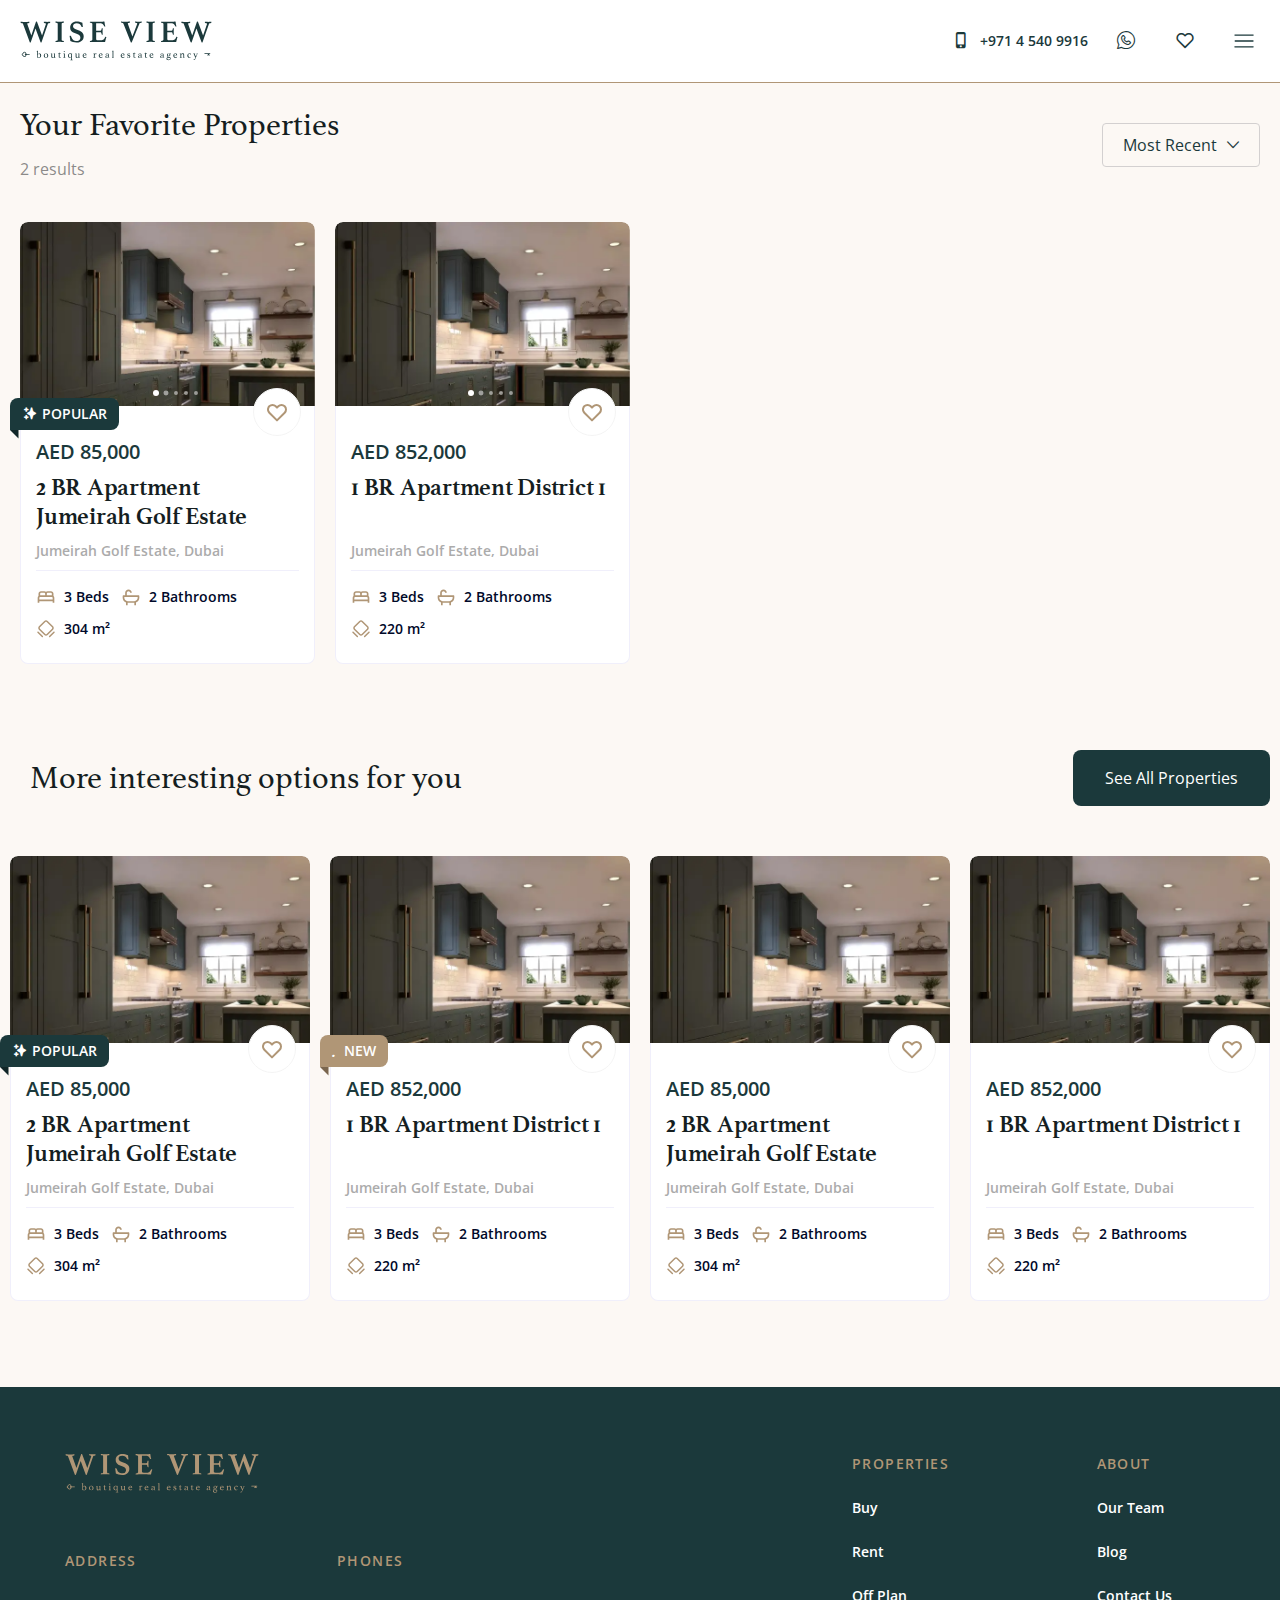
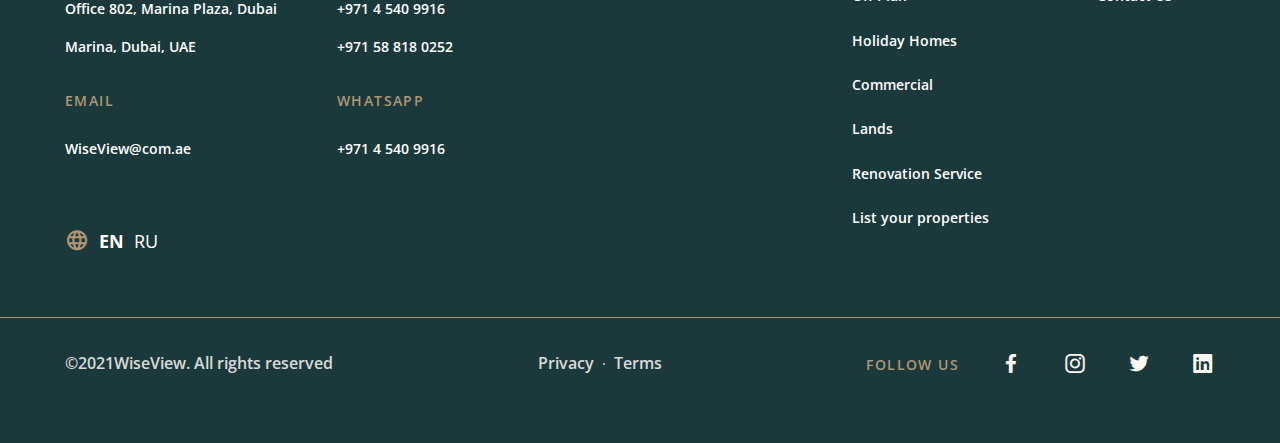
<file: favorite.html>
<!doctype html>
<html lang="en">

<head>
	<title>Your favorite page</title>
	<meta charset="UTF-8">
	<meta name="format-detection" content="telephone=no">
	<!-- <style>body{opacity: 0;}</style> -->
	<link rel="stylesheet" href="css/style.min.css?_v=20250102124318">
	<link rel="shortcut icon" href="favicon.ico">
	<!-- <meta name="robots" content="noindex, nofollow"> -->
	<meta name="viewport" content="width=device-width, initial-scale=1.0">
</head>

<body>
	<div class="wrapper">
		<header class="header" data-lp data-scroll="100">
			<div class="header__cnt">
				<a href="#" class="header__logo">
					<picture>
						<source srcset="img/mobile-logo.svg" media="(max-width: 991.98px)" />
						<source srcset="img/logo-desk.svg" media="(min-width: 991.99px)" />
						<img src="img/mobile-logo.svg" alt="Опис зображення" />
					</picture>
				</a>
				<div class="header__menu menu">
					<nav class="menu__mobile-top">
						<ul class="menu__list">
							<li class="menu__item">
								<a href="tel:+97145409916" class="menu__link menu__link--number">
									<i class="_icon-iphone"></i><span>+971 4 540 9916</span>
								</a>
							</li>
							<li class="menu__item">
								<a href="@" class="menu__link">
									<i class="_icon-what-sec"></i>
								</a>
							</li>
							<li class="menu__item">
								<a href="@" class="menu__link menu__link--fav">
									<i class="_icon-fav-sec"></i>
								</a>
							</li>
						</ul>
					</nav>
					<button type="button" class="menu__icon icon-menu">
						<img src="img/menu-desk.svg" alt="burger icon" />
					</button>
				</div>
				<nav class="menu__mobile">
					<div class="menu__top">
						<ul class="menu__lang">
							<li>
								<i class="_icon-lang"></i>
							</li>
							<li><a href="#" class="active">En</a></li>
							<li><a href="#">Ru</a></li>
						</ul>
						<button type="button" class="menu__icon-close icon-menu">
							<img src="img/menu-mob.svg" alt="menu icon" />
						</button>
					</div>
					<div class="menu__links">
						<div class="menu__prop">
							<h2 class="menu__ttl">PROPERTIES</h2>
							<ul>
								<li><a href="#">Buy</a></li>
								<li><a href="#">Rent</a></li>
								<li><a href="#">Off Plan</a></li>
								<li><a href="#">Holiday Homes</a></li>
								<li><a href="#">Commercial</a></li>
								<li><a href="#">Renovation Service</a></li>
								<li><a href="#">List your properties</a></li>
							</ul>
						</div>
						<div class="menu__prop">
							<h2 class="menu__ttl">ABOUT</h2>
							<ul>
								<li><a href="#">Our Team</a></li>
								<li><a href="#">Blog</a></li>
								<li><a href="#">Contact Us</a></li>
							</ul>
						</div>
					</div>
					<ul class="menu__about">
						<li class="menu__sub-item">
							<h2 class="menu__ttl">Address</h2>
							<ul>
								<li>
									<address>
										Office 802, Marina Plaza, Dubai Marina, Dubai,
										UAE
									</address>
								</li>
							</ul>
						</li>
						<li class="menu__sub-item">
							<h2 class="menu__ttl">Phones</h2>
							<ul>
								<li>
									<a href="tel:+97145409916">+971 4 540 9916</a>
								</li>
								<li>
									<a href="tel:+971588180252">+971 58 818 0252</a>
								</li>
							</ul>
						</li>
						<li class="menu__sub-item">
							<h2 class="menu__ttl">Email</h2>
							<ul>
								<li>
									<a href="mailto:WiseView@com.ae">WiseView@com.ae</a>
								</li>
							</ul>
						</li>
						<li class="menu__sub-item">
							<h2 class="menu__ttl">Whatsapp</h2>
							<ul>
								<li><a href="#">+971 4 540 9916</a></li>
							</ul>
						</li>
					</ul>
					<div class="menu__social">
						<h2 class="menu__ttl">Follow Us</h2>
						<ul>
							<li>
								<a href="#" target="_blank" class="_icon-facebook"></a>
							</li>
							<li>
								<a href="#" target="_blank" class="_icon-instagram"></a>
							</li>
							<li>
								<a href="#" target="_blank" class="_icon-twitter"></a>
							</li>
							<li>
								<a href="#" target="_blank" class="_icon-linkedin"></a>
							</li>
						</ul>
					</div>
				</nav>
			</div>
		</header>

		<main class="buy">
			<section class="buy__main">
				<div class="buy__cnt">
					<div class="buy__result">
						<div class="buy__body-result">
							<h1 class="buy__ttl">
								Your Favorite Properties
							</h1>
							<p class="buy__value"><span>2</span> results</p>
						</div>
						<div class="buy__body-actions">
							<button data-popup="#mobFilters" type="button" class="buy__filter-btn">
								Filter
							</button>
							<select name="sortFilter" data-class-modif="most-recent" data-show-selected>
								<option value="Most Recent" selected>
									Most Recent
								</option>
								<option value="Highest Price">
									Highest Price
								</option>
								<option value="Lowest Price">
									Lowest Price
								</option>
							</select>
						</div>
					</div>
					<ul class="buy__list list">
						<li>
							<a href="#" class="buy__card card-prop">
								<div class="card-prop__gallery">
									<div class="card-prop__slider swiper">
										<div class="card-prop__wrapper swiper-wrapper">
											<div class="card-prop__slide swiper-slide">
												<img data-src="img/cards/image_05.webp" src="img/cards/1x1.webp" class="swiper-lazy" alt="image" />
												<div class="swiper-lazy-preloader"></div>
											</div>
											<div class="card-prop__slide swiper-slide">
												<img data-src="img/cards/image_02.webp" src="img/cards/1x1.webp" class="swiper-lazy" alt="image" />
											</div>
											<div class="card-prop__slide swiper-slide">
												<img data-src="img/cards/image_03.webp" src="img/cards/1x1.webp" class="swiper-lazy" alt="image" />
											</div>
											<div class="card-prop__slide swiper-slide">
												<img data-src="img/cards/image_04.webp" src="img/cards/1x1.webp" class="swiper-lazy" alt="image" />
											</div>
											<div class="card-prop__slide swiper-slide">
												<img data-src="img/cards/image_06.webp" src="img/cards/1x1.webp" class="swiper-lazy" alt="image" />
											</div>
										</div>

										<span class="card-prop__swiper-button-prev">
											<img src="img/icons/btn-arr.svg" alt="icon" />
										</span>
										<span class="card-prop__swiper-button-next">
											<img src="img/icons/btn-arr.svg" alt="icon" />
										</span>
										<div class="card-prop__s-p s-p"></div>
									</div>
									<div class="card-prop__label popular-lb">
										<i class="_icon-popular"></i>
										POPULAR
									</div>
									<span class="card-prop__favorite">
										<svg xmlns="http://www.w3.org/2000/svg" width="24" height="24" viewBox="0 0 24 24" fill="none">
											<rect width="24" height="24" fill="white" />
											<path d="M4.31804 6.31804C3.90017 6.7359 3.5687 7.23198 3.34255 7.77795C3.1164 8.32392 3 8.90909 3 9.50004C3 10.091 3.1164 10.6762 3.34255 11.2221C3.5687 11.7681 3.90017 12.2642 4.31804 12.682L12 20.364L19.682 12.682C20.526 11.8381 21.0001 10.6935 21.0001 9.50004C21.0001 8.30656 20.526 7.16196 19.682 6.31804C18.8381 5.47412 17.6935 5.00001 16.5 5.00001C15.3066 5.00001 14.162 5.47412 13.318 6.31804L12 7.63604L10.682 6.31804C10.2642 5.90017 9.7681 5.5687 9.22213 5.34255C8.67616 5.1164 8.09099 5 7.50004 5C6.90909 5 6.32392 5.1164 5.77795 5.34255C5.23198 5.5687 4.7359 5.90017 4.31804 6.31804V6.31804Z" fill="#B09676" stroke="#B09676" stroke-width="2" stroke-linecap="round" stroke-linejoin="round" />
										</svg>
									</span>
								</div>
								<div class="card-prop__body">
									<div class="card-prop__about">
										<p class="card-prop__price">
											AED 85,000
										</p>
										<h3 class="card-prop__ttl">
											2 BR Apartment Jumeirah Golf
											Estate
										</h3>
									</div>
									<p class="card-prop__loc">
										Jumeirah Golf Estate, Dubai
									</p>
									<ul class="card-prop__characteristic">
										<li>
											<i><img src="img/icons/bed.svg" alt="icon" /></i><span>3 Beds</span>
										</li>
										<li>
											<i><img src="img/icons/bath.svg" alt="icon" /></i><span>2 Bathrooms</span>
										</li>
										<li>
											<i><img src="img/icons/square-meters.svg" alt="icon" /></i><span>304 m²</span>
										</li>
									</ul>
								</div>
							</a>
						</li>
						<li>
							<a href="#" class="buy__card card-prop">
								<div class="card-prop__gallery">
									<div class="card-prop__slider swiper">
										<div class="card-prop__wrapper swiper-wrapper">
											<div class="card-prop__slide swiper-slide">
												<img data-src="img/cards/image_05.webp" src="img/cards/1x1.webp" class="swiper-lazy" alt="image" />
												<div class="swiper-lazy-preloader"></div>
											</div>
											<div class="card-prop__slide swiper-slide">
												<img data-src="img/cards/image_02.webp" src="img/cards/1x1.webp" class="swiper-lazy" alt="image" />
											</div>
											<div class="card-prop__slide swiper-slide">
												<img data-src="img/cards/image_03.webp" src="img/cards/1x1.webp" class="swiper-lazy" alt="image" />
											</div>
											<div class="card-prop__slide swiper-slide">
												<img data-src="img/cards/image_04.webp" src="img/cards/1x1.webp" class="swiper-lazy" alt="image" />
											</div>
											<div class="card-prop__slide swiper-slide">
												<img data-src="img/cards/image_06.webp" src="img/cards/1x1.webp" class="swiper-lazy" alt="image" />
											</div>
										</div>

										<span class="card-prop__swiper-button-prev">
											<img src="img/icons/btn-arr.svg" alt="icon" />
										</span>
										<span class="card-prop__swiper-button-next">
											<img src="img/icons/btn-arr.svg" alt="icon" />
										</span>
										<div class="card-prop__s-p s-p"></div>
									</div>
									<span class="card-prop__favorite">
										<svg xmlns="http://www.w3.org/2000/svg" width="24" height="24" viewBox="0 0 24 24" fill="none">
											<rect width="24" height="24" fill="white" />
											<path d="M4.31804 6.31804C3.90017 6.7359 3.5687 7.23198 3.34255 7.77795C3.1164 8.32392 3 8.90909 3 9.50004C3 10.091 3.1164 10.6762 3.34255 11.2221C3.5687 11.7681 3.90017 12.2642 4.31804 12.682L12 20.364L19.682 12.682C20.526 11.8381 21.0001 10.6935 21.0001 9.50004C21.0001 8.30656 20.526 7.16196 19.682 6.31804C18.8381 5.47412 17.6935 5.00001 16.5 5.00001C15.3066 5.00001 14.162 5.47412 13.318 6.31804L12 7.63604L10.682 6.31804C10.2642 5.90017 9.7681 5.5687 9.22213 5.34255C8.67616 5.1164 8.09099 5 7.50004 5C6.90909 5 6.32392 5.1164 5.77795 5.34255C5.23198 5.5687 4.7359 5.90017 4.31804 6.31804V6.31804Z" fill="#B09676" stroke="#B09676" stroke-width="2" stroke-linecap="round" stroke-linejoin="round" />
										</svg>
									</span>
								</div>
								<div class="card-prop__body">
									<div class="card-prop__about">
										<p class="card-prop__price">
											AED 852,000
										</p>
										<h3 class="card-prop__ttl">
											1 BR Apartment District 1
										</h3>
									</div>
									<p class="card-prop__loc">
										Jumeirah Golf Estate, Dubai
									</p>
									<ul class="card-prop__characteristic">
										<li>
											<i><img src="img/icons/bed.svg" alt="icon" /></i><span>3 Beds</span>
										</li>
										<li>
											<i><img src="img/icons/bath.svg" alt="icon" /></i><span>2 Bathrooms</span>
										</li>
										<li>
											<i><img src="img/icons/square-meters.svg" alt="icon" /></i><span>220 m²</span>
										</li>
									</ul>
								</div>
							</a>
						</li>
					</ul>
					<nav class="pagging">
						<div class="pagging__body">
							<ul class="pagging__list">
								<li>
									<a href="#" class="pagging__item _active">1</a>
								</li>
								<li>
									<a href="#" class="pagging__item">2</a>
								</li>
								<li>
									<a href="#" class="pagging__item">3</a>
								</li>
								<li>
									<a href="#" class="pagging__item drop">...</a>
								</li>
							</ul>
							<a href="#" class="pagging__arrow"><svg xmlns="http://www.w3.org/2000/svg" width="27" height="27" viewBox="0 0 27 27" fill="none">
									<circle cx="13.5" cy="13.5" r="13.5" fill="white" />
									<path d="M12 9L16 13L12 17" stroke="#1B393B" stroke-linecap="round" />
								</svg>
							</a>
						</div>
						<div class="pagging__info">
							<p>
								<span>1 – 9</span> of <span>262</span> property available
							</p>
						</div>
					</nav>

				</div>
			</section>

			<section class="buy__available available">
				<div class="available__cnt">
					<div class="available__block-header block-header block-header--left">
						<div class="block-header__body">
							<h2>More interesting options for you </h2>
						</div>
						<a data-da=".available__cnt,767.98" href="#" class="block-header__btn btn">See All Properties</a>
					</div>
					<ul class="available__list list">
						<li>
							<a href="#" class="buy__card card-prop">
								<div class="card-prop__gallery">
									<div class="card-prop__slider swiper">
										<div class="card-prop__wrapper swiper-wrapper">
											<div class="card-prop__slide swiper-slide">
												<img data-src="img/cards/image_05.webp" src="img/cards/1x1.webp" class="swiper-lazy" alt="image" />
												<div class="swiper-lazy-preloader"></div>
											</div>
											<div class="card-prop__slide swiper-slide">
												<img data-src="img/cards/image_02.webp" src="img/cards/1x1.webp" class="swiper-lazy" alt="image" />
											</div>
											<div class="card-prop__slide swiper-slide">
												<img data-src="img/cards/image_03.webp" src="img/cards/1x1.webp" class="swiper-lazy" alt="image" />
											</div>
											<div class="card-prop__slide swiper-slide">
												<img data-src="img/cards/image_04.webp" src="img/cards/1x1.webp" class="swiper-lazy" alt="image" />
											</div>
											<div class="card-prop__slide swiper-slide">
												<img data-src="img/cards/image_06.webp" src="img/cards/1x1.webp" class="swiper-lazy" alt="image" />
											</div>
										</div>

										<span class="card-prop__swiper-button-prev">
											<img src="img/icons/btn-arr.svg" alt="icon" />
										</span>
										<span class="card-prop__swiper-button-next">
											<img src="img/icons/btn-arr.svg" alt="icon" />
										</span>
										<div class="card-prop__swiper-pagination"></div>
									</div>
									<div class="card-prop__label popular-lb">
										<i class="_icon-popular"></i>
										POPULAR
									</div>
									<span class="card-prop__favorite">
										<svg xmlns="http://www.w3.org/2000/svg" width="24" height="24" viewBox="0 0 24 24" fill="none">
											<rect width="24" height="24" fill="white" />
											<path d="M4.31804 6.31804C3.90017 6.7359 3.5687 7.23198 3.34255 7.77795C3.1164 8.32392 3 8.90909 3 9.50004C3 10.091 3.1164 10.6762 3.34255 11.2221C3.5687 11.7681 3.90017 12.2642 4.31804 12.682L12 20.364L19.682 12.682C20.526 11.8381 21.0001 10.6935 21.0001 9.50004C21.0001 8.30656 20.526 7.16196 19.682 6.31804C18.8381 5.47412 17.6935 5.00001 16.5 5.00001C15.3066 5.00001 14.162 5.47412 13.318 6.31804L12 7.63604L10.682 6.31804C10.2642 5.90017 9.7681 5.5687 9.22213 5.34255C8.67616 5.1164 8.09099 5 7.50004 5C6.90909 5 6.32392 5.1164 5.77795 5.34255C5.23198 5.5687 4.7359 5.90017 4.31804 6.31804V6.31804Z" fill="#B09676" stroke="#B09676" stroke-width="2" stroke-linecap="round" stroke-linejoin="round" />
										</svg>
									</span>
								</div>
								<div class="card-prop__body">
									<div class="card-prop__about">
										<p class="card-prop__price">
											AED 85,000
										</p>
										<h3 class="card-prop__ttl">
											2 BR Apartment Jumeirah Golf
											Estate
										</h3>
									</div>
									<p class="card-prop__loc">
										Jumeirah Golf Estate, Dubai
									</p>
									<ul class="card-prop__characteristic">
										<li>
											<i><img src="img/icons/bed.svg" alt="icon" /></i><span>3 Beds</span>
										</li>
										<li>
											<i><img src="img/icons/bath.svg" alt="icon" /></i><span>2 Bathrooms</span>
										</li>
										<li>
											<i><img src="img/icons/square-meters.svg" alt="icon" /></i><span>304 m²</span>
										</li>
									</ul>
								</div>
							</a>
						</li>
						<li>
							<a href="#" class="buy__card card-prop">
								<div class="card-prop__gallery">
									<div class="card-prop__slider swiper">
										<div class="card-prop__wrapper swiper-wrapper">
											<div class="card-prop__slide swiper-slide">
												<img data-src="img/cards/image_05.webp" src="img/cards/1x1.webp" class="swiper-lazy" alt="image" />
												<div class="swiper-lazy-preloader"></div>
											</div>
											<div class="card-prop__slide swiper-slide">
												<img data-src="img/cards/image_02.webp" src="img/cards/1x1.webp" class="swiper-lazy" alt="image" />
											</div>
											<div class="card-prop__slide swiper-slide">
												<img data-src="img/cards/image_03.webp" src="img/cards/1x1.webp" class="swiper-lazy" alt="image" />
											</div>
											<div class="card-prop__slide swiper-slide">
												<img data-src="img/cards/image_04.webp" src="img/cards/1x1.webp" class="swiper-lazy" alt="image" />
											</div>
											<div class="card-prop__slide swiper-slide">
												<img data-src="img/cards/image_06.webp" src="img/cards/1x1.webp" class="swiper-lazy" alt="image" />
											</div>
										</div>

										<span class="card-prop__swiper-button-prev">
											<img src="img/icons/btn-arr.svg" alt="icon" />
										</span>
										<span class="card-prop__swiper-button-next">
											<img src="img/icons/btn-arr.svg" alt="icon" />
										</span>
										<div class="card-prop__swiper-pagination"></div>
									</div>
									<div class="card-prop__label lb-gold">
										<i>.</i>
										New
									</div>
									<span class="card-prop__favorite">
										<svg xmlns="http://www.w3.org/2000/svg" width="24" height="24" viewBox="0 0 24 24" fill="none">
											<rect width="24" height="24" fill="white" />
											<path d="M4.31804 6.31804C3.90017 6.7359 3.5687 7.23198 3.34255 7.77795C3.1164 8.32392 3 8.90909 3 9.50004C3 10.091 3.1164 10.6762 3.34255 11.2221C3.5687 11.7681 3.90017 12.2642 4.31804 12.682L12 20.364L19.682 12.682C20.526 11.8381 21.0001 10.6935 21.0001 9.50004C21.0001 8.30656 20.526 7.16196 19.682 6.31804C18.8381 5.47412 17.6935 5.00001 16.5 5.00001C15.3066 5.00001 14.162 5.47412 13.318 6.31804L12 7.63604L10.682 6.31804C10.2642 5.90017 9.7681 5.5687 9.22213 5.34255C8.67616 5.1164 8.09099 5 7.50004 5C6.90909 5 6.32392 5.1164 5.77795 5.34255C5.23198 5.5687 4.7359 5.90017 4.31804 6.31804V6.31804Z" fill="#B09676" stroke="#B09676" stroke-width="2" stroke-linecap="round" stroke-linejoin="round" />
										</svg>
									</span>
								</div>
								<div class="card-prop__body">
									<div class="card-prop__about">
										<p class="card-prop__price">
											AED 852,000
										</p>
										<h3 class="card-prop__ttl">
											1 BR Apartment District 1
										</h3>
									</div>
									<p class="card-prop__loc">
										Jumeirah Golf Estate, Dubai
									</p>
									<ul class="card-prop__characteristic">
										<li>
											<i><img src="img/icons/bed.svg" alt="icon" /></i><span>3 Beds</span>
										</li>
										<li>
											<i><img src="img/icons/bath.svg" alt="icon" /></i><span>2 Bathrooms</span>
										</li>
										<li>
											<i><img src="img/icons/square-meters.svg" alt="icon" /></i><span>220 m²</span>
										</li>
									</ul>
								</div>
							</a>
						</li>
						<li>
							<a href="#" class="buy__card card-prop">
								<div class="card-prop__gallery">
									<div class="card-prop__slider swiper">
										<div class="card-prop__wrapper swiper-wrapper">
											<div class="card-prop__slide swiper-slide">
												<img data-src="img/cards/image_05.webp" src="img/cards/1x1.webp" class="swiper-lazy" alt="image" />
												<div class="swiper-lazy-preloader"></div>
											</div>
											<div class="card-prop__slide swiper-slide">
												<img data-src="img/cards/image_02.webp" src="img/cards/1x1.webp" class="swiper-lazy" alt="image" />
											</div>
											<div class="card-prop__slide swiper-slide">
												<img data-src="img/cards/image_03.webp" src="img/cards/1x1.webp" class="swiper-lazy" alt="image" />
											</div>
											<div class="card-prop__slide swiper-slide">
												<img data-src="img/cards/image_04.webp" src="img/cards/1x1.webp" class="swiper-lazy" alt="image" />
											</div>
											<div class="card-prop__slide swiper-slide">
												<img data-src="img/cards/image_06.webp" src="img/cards/1x1.webp" class="swiper-lazy" alt="image" />
											</div>
										</div>
										<span class="card-prop__swiper-button-prev">
											<img src="img/icons/btn-arr.svg" alt="icon" />
										</span>
										<span class="card-prop__swiper-button-next">
											<img src="img/icons/btn-arr.svg" alt="icon" />
										</span>
										<div class="card-prop__swiper-pagination"></div>
									</div>
									<span class="card-prop__favorite">
										<svg xmlns="http://www.w3.org/2000/svg" width="24" height="24" viewBox="0 0 24 24" fill="none">
											<rect width="24" height="24" fill="white" />
											<path d="M4.31804 6.31804C3.90017 6.7359 3.5687 7.23198 3.34255 7.77795C3.1164 8.32392 3 8.90909 3 9.50004C3 10.091 3.1164 10.6762 3.34255 11.2221C3.5687 11.7681 3.90017 12.2642 4.31804 12.682L12 20.364L19.682 12.682C20.526 11.8381 21.0001 10.6935 21.0001 9.50004C21.0001 8.30656 20.526 7.16196 19.682 6.31804C18.8381 5.47412 17.6935 5.00001 16.5 5.00001C15.3066 5.00001 14.162 5.47412 13.318 6.31804L12 7.63604L10.682 6.31804C10.2642 5.90017 9.7681 5.5687 9.22213 5.34255C8.67616 5.1164 8.09099 5 7.50004 5C6.90909 5 6.32392 5.1164 5.77795 5.34255C5.23198 5.5687 4.7359 5.90017 4.31804 6.31804V6.31804Z" fill="#B09676" stroke="#B09676" stroke-width="2" stroke-linecap="round" stroke-linejoin="round" />
										</svg>
									</span>
								</div>
								<div class="card-prop__body">
									<div class="card-prop__about">
										<p class="card-prop__price">
											AED 85,000
										</p>
										<h3 class="card-prop__ttl">
											2 BR Apartment Jumeirah Golf
											Estate
										</h3>
									</div>
									<p class="card-prop__loc">
										Jumeirah Golf Estate, Dubai
									</p>
									<ul class="card-prop__characteristic">
										<li>
											<i><img src="img/icons/bed.svg" alt="icon" /></i><span>3 Beds</span>
										</li>
										<li>
											<i><img src="img/icons/bath.svg" alt="icon" /></i><span>2 Bathrooms</span>
										</li>
										<li>
											<i><img src="img/icons/square-meters.svg" alt="icon" /></i><span>304 m²</span>
										</li>
									</ul>
								</div>
							</a>
						</li>
						<li>
							<a href="#" class="buy__card card-prop">
								<div class="card-prop__gallery">
									<div class="card-prop__slider swiper">
										<div class="card-prop__wrapper swiper-wrapper">
											<div class="card-prop__slide swiper-slide">
												<img data-src="img/cards/image_05.webp" src="img/cards/1x1.webp" class="swiper-lazy" alt="image" />
												<div class="swiper-lazy-preloader"></div>
											</div>
											<div class="card-prop__slide swiper-slide">
												<img data-src="img/cards/image_02.webp" src="img/cards/1x1.webp" class="swiper-lazy" alt="image" />
											</div>
											<div class="card-prop__slide swiper-slide">
												<img data-src="img/cards/image_03.webp" src="img/cards/1x1.webp" class="swiper-lazy" alt="image" />
											</div>
											<div class="card-prop__slide swiper-slide">
												<img data-src="img/cards/image_04.webp" src="img/cards/1x1.webp" class="swiper-lazy" alt="image" />
											</div>
											<div class="card-prop__slide swiper-slide">
												<img data-src="img/cards/image_06.webp" src="img/cards/1x1.webp" class="swiper-lazy" alt="image" />
											</div>
										</div>

										<span class="card-prop__swiper-button-prev">
											<img src="img/icons/btn-arr.svg" alt="icon" />
										</span>
										<span class="card-prop__swiper-button-next">
											<img src="img/icons/btn-arr.svg" alt="icon" />
										</span>
										<div class="card-prop__swiper-pagination"></div>
									</div>
									<span class="card-prop__favorite">
										<svg xmlns="http://www.w3.org/2000/svg" width="24" height="24" viewBox="0 0 24 24" fill="none">
											<rect width="24" height="24" fill="white" />
											<path d="M4.31804 6.31804C3.90017 6.7359 3.5687 7.23198 3.34255 7.77795C3.1164 8.32392 3 8.90909 3 9.50004C3 10.091 3.1164 10.6762 3.34255 11.2221C3.5687 11.7681 3.90017 12.2642 4.31804 12.682L12 20.364L19.682 12.682C20.526 11.8381 21.0001 10.6935 21.0001 9.50004C21.0001 8.30656 20.526 7.16196 19.682 6.31804C18.8381 5.47412 17.6935 5.00001 16.5 5.00001C15.3066 5.00001 14.162 5.47412 13.318 6.31804L12 7.63604L10.682 6.31804C10.2642 5.90017 9.7681 5.5687 9.22213 5.34255C8.67616 5.1164 8.09099 5 7.50004 5C6.90909 5 6.32392 5.1164 5.77795 5.34255C5.23198 5.5687 4.7359 5.90017 4.31804 6.31804V6.31804Z" fill="#B09676" stroke="#B09676" stroke-width="2" stroke-linecap="round" stroke-linejoin="round" />
										</svg>
									</span>
								</div>
								<div class="card-prop__body">
									<div class="card-prop__about">
										<p class="card-prop__price">
											AED 852,000
										</p>
										<h3 class="card-prop__ttl">
											1 BR Apartment District 1
										</h3>
									</div>
									<p class="card-prop__loc">
										Jumeirah Golf Estate, Dubai
									</p>
									<ul class="card-prop__characteristic">
										<li>
											<i><img src="img/icons/bed.svg" alt="icon" /></i><span>3 Beds</span>
										</li>
										<li>
											<i><img src="img/icons/bath.svg" alt="icon" /></i><span>2 Bathrooms</span>
										</li>
										<li>
											<i><img src="img/icons/square-meters.svg" alt="icon" /></i><span>220 m²</span>
										</li>
									</ul>
								</div>
							</a>
						</li>
					</ul>
				</div>
			</section>
		</main>
		<footer class="footer">
			<!-- Ширина контейнеру 1149рх + потрібно буде додати паддінги безпеки по 20рх на сторону-->
			<div class="footer__cnt">
				<div class="footer__column">
					<a href="index.html" class="footer__logo"><img src="img/banner-logo.svg" alt="logo" /></a>
					<ul class="footer__about">
						<li class="footer__sub-item">
							<h2 class="footer__ttl">Address</h2>
							<ul>
								<li>
									<address>
										Office 802, Marina Plaza, Dubai Marina, Dubai,
										UAE
									</address>
								</li>
							</ul>
						</li>
						<li class="footer__sub-item">
							<h2 class="footer__ttl">Phones</h2>
							<ul>
								<li>
									<a href="tel:+97145409916">+971 4 540 9916</a>
								</li>
								<li>
									<a href="tel:+971588180252">+971 58 818 0252</a>
								</li>
							</ul>
						</li>
						<li class="footer__sub-item">
							<h2 class="footer__ttl">Email</h2>
							<ul>
								<li>
									<a href="mailto:WiseView@com.ae">WiseView@com.ae</a>
								</li>
							</ul>
						</li>
						<li class="footer__sub-item">
							<h2 class="footer__ttl">Whatsapp</h2>
							<ul>
								<li><a href="#">+971 4 540 9916</a></li>
							</ul>
						</li>
					</ul>
					<ul class="footer__lang" data-da=".footer__column,767.98,1">
						<li>
							<i class="_icon-lang"></i>
						</li>
						<li>
							<a href="#" class="active">EN</a>
						</li>
						<li>
							<a href="#">RU</a>
						</li>
					</ul>
				</div>
				<!-- data-da=".footer__column,767.98,1" -->
				<nav class="footer__menu" data-da=".footer__column,767.98,2">
					<div class="footer__prop">
						<h3 class="footer__ttl">PROPERTIES</h3>
						<ul>
							<li><a href="#">Buy</a></li>
							<li><a href="#">Rent</a></li>
							<li><a href="#">Off Plan</a></li>
							<li><a href="#">Holiday Homes</a></li>
							<li><a href="#">Commercial</a></li>
							<li><a href="#">Lands</a></li>
							<li><a href="#">Renovation Service</a></li>
							<li><a href="#">List your properties</a></li>
						</ul>
					</div>
					<div class="footer__prop">
						<h3 class="footer__ttl">ABOUT</h3>
						<ul>
							<li><a href="#">Our Team</a></li>
							<li><a href="#">Blog</a></li>
							<li><a href="#">Contact Us</a></li>
						</ul>
					</div>
				</nav>
			</div>
			<div class="footer__down">
				<div class="footer__container">
					<div class="footer__rights">
						&copy;2021WiseView. All rights reserved
					</div>
					<ul class="footer__terms">
						<li><a href="#" target="_blank">Privacy</a></li>
						<li><a href="#" target="_blank">Terms</a></li>
					</ul>
					<div class="footer__social">
						<h3 class="footer__ttl">Follow Us</h3>
						<ul>
							<li><a href="#" target="_blank" class="_icon-facebook"></a></li>
							<li>
								<a href="#" target="_blank" class="_icon-instagram"></a>
							</li>
							<li><a href="#" target="_blank" class="_icon-twitter"></a></li>
							<li><a href="#" target="_blank" class="_icon-linkedin"></a></li>
						</ul>
					</div>
				</div>
			</div>
		</footer>

	</div>
	<div id="mobFilters" aria-hidden="true" class="popup mob-filter">
		<div class="popup__wrapper">
			<div class="popup__content">
				<div class="popup__top">
					<h3 class="popup__ttl">Filter</h3>
					<button data-close type="button" class="popup__close"></button>
				</div>
				<form action="#" method="POST" class="popup__form">
					<div class="popup__line-location">
						<i class="_icon-location"></i>
						<input type="text" name="popLocation" required autocomplete="off" placeholder="Location, city, community" class="input" />
					</div>
					<!-- Listing Status -->
					<div class="popup__opt otp">
						<h4>Listing Status</h4>
						<ul class="opt__list">
							<li>
								<div class="opt__item">
									<input id="buy" class="opt__input" checked type="radio" value="Buy" name="listingStatus" />
									<label for="buy" class="opt__label">
										<span class="opt__icon"></span>
										<span class="opt__text">Buy</span>
									</label>
								</div>
							</li>
							<li>
								<div class="opt__item">
									<input id="rent" class="opt__input" type="radio" value="Rent" name="listingStatus" />
									<label for="rent" class="opt__label">
										<span class="opt__icon"></span>
										<span class="opt__text">Rent</span>
									</label>
								</div>
							</li>
						</ul>
					</div>
					<!-- Property type -->
					<div class="popup__line">
						<h4>Property type</h4>
						<ul class="popup__checkbox-list">
							<li>
								<div class="popup__checkbox checkbox">
									<input id="apartments" class="checkbox__input" type="checkbox" value="Apartments" name="propertyType" />
									<label for="apartments" class="checkbox__label">
										<span class="checkbox__icon"></span>
										<span class="checkbox__text">Apartments</span></label>
								</div>
							</li>
							<li>
								<div class="popup__checkbox checkbox">
									<input id="villa" class="checkbox__input" type="checkbox" value="Villa" name="propertyType" />
									<label for="villa" class="checkbox__label">
										<span class="checkbox__icon"></span><span class="checkbox__text">Villa</span></label>
								</div>
							</li>
							<li>
								<div class="popup__checkbox checkbox">
									<input id="townhouse" class="checkbox__input" type="checkbox" value="Townhouse" name="propertyType" />
									<label for="townhouse" class="checkbox__label"><span class="checkbox__icon"></span><span class="checkbox__text">Townhouse</span></label>
								</div>
							</li>
							<li>
								<div class="popup__checkbox checkbox">
									<input id="penthouse" class="checkbox__input" type="checkbox" value="Penthouse" name="propertyType" />
									<label for="penthouse" class="checkbox__label"><span class="checkbox__icon"></span><span class="checkbox__text">Penthouse</span></label>
								</div>
							</li>
							<li>
								<div class="popup__checkbox checkbox">
									<input id="shortTerm" class="checkbox__input" type="checkbox" value="Short Term" name="propertyType" />
									<label for="shortTerm" class="checkbox__label"><span class="checkbox__icon"></span><span class="checkbox__text">Short Term</span></label>
								</div>
							</li>
							<li>
								<div class="popup__checkbox checkbox">
									<input id="duplex" class="checkbox__input" type="checkbox" value="Duplex" name="propertyType" />
									<label for="duplex" class="checkbox__label"><span class="checkbox__icon"></span><span class="checkbox__text">Duplex</span></label>
								</div>
							</li>
						</ul>
					</div>
					<!-- Price Range -->
					<div class="popup__line">
						<h4>Price Range</h4>
						<ul class="popup__inp-list">
							<li>
								<div class="popup__input">
									<input id="minPrice" autocomplete="off" type="tel" name="Min Price" placeholder="Min Price" class="input" />
								</div>
							</li>
							<li>
								<div class="popup__input">
									<input id="maxPrice" autocomplete="off" type="tel" name="Max Price" placeholder="Max Price" class="input" />
								</div>
							</li>
						</ul>
					</div>
					<!-- bedrooms -->
					<div class="popup__opt opt">
						<h4>bedrooms</h4>
						<ul class="opt__list opt__list--row">
							<li>
								<div class="opt__item">
									<input id="bedrooms_1+" class="opt__input" type="radio" value="1+" name="bedrooms" />
									<label for="bedrooms_1+" class="opt__label"><span class="opt__icon"></span><span class="opt__text">1+</span></label>
								</div>
							</li>
							<li>
								<div class="opt__item">
									<input id="bedrooms_2+" class="opt__input" type="radio" value="2+" name="bedrooms" />
									<label for="bedrooms_2+" class="opt__label"><span class="opt__icon"></span><span class="opt__text">2+</span></label>
								</div>
							</li>
							<li>
								<div class="opt__item">
									<input id="bedrooms_3+" class="opt__input" type="radio" value="3+" name="bedrooms" />
									<label for="bedrooms_3+" class="opt__label"><span class="opt__icon"></span><span class="opt__text">3+</span></label>
								</div>
							</li>
							<li>
								<div class="opt__item">
									<input id="bedrooms_4+" class="opt__input" type="radio" value="4+" name="bedrooms" />
									<label for="bedrooms_4+" class="opt__label"><span class="opt__icon"></span><span class="opt__text">4+</span></label>
								</div>
							</li>
							<li>
								<div class="opt__item">
									<input id="bedrooms_5+" class="opt__input" type="radio" value="5+" name="bedrooms" />
									<label for="bedrooms_5+" class="opt__label"><span class="opt__icon"></span><span class="opt__text">5+</span></label>
								</div>
							</li>
						</ul>
					</div>
					<!-- bathrooms -->
					<div class="popup__opt opt">
						<h4>bathrooms</h4>
						<ul class="opt__list opt__list--row">
							<li>
								<div class="opt__item">
									<input id="bathrooms_1+" class="opt__input" type="radio" value="1+" name="bathrooms" />
									<label for="bathrooms_1+" class="opt__label">
										<span class="opt__icon"></span>
										<span class="opt__text">1+</span>
									</label>
								</div>
							</li>
							<li>
								<div class="opt__item">
									<input id="bathrooms_2+" class="opt__input" type="radio" value="2+" name="bathrooms" />
									<label for="bathrooms_2+" class="opt__label"><span class="opt__icon"></span><span class="opt__text">2+</span></label>
								</div>
							</li>
							<li>
								<div class="opt__item">
									<input id="bathrooms_3+" class="opt__input" type="radio" value="3+" name="bathrooms" />
									<label for="bathrooms_3+" class="opt__label"><span class="opt__icon"></span><span class="opt__text">3+</span></label>
								</div>
							</li>
							<li>
								<div class="opt__item">
									<input id="bathrooms_4+" class="opt__input" type="radio" value="4+" name="bathrooms" />
									<label for="bathrooms_4+" class="opt__label"><span class="opt__icon"></span><span class="opt__text">4+</span></label>
								</div>
							</li>
							<li>
								<div class="opt__item">
									<input id="bathrooms_5+" class="opt__input" type="radio" value="5+" name="bathrooms" />
									<label for="bathrooms_5+" class="opt__label"><span class="opt__icon"></span><span class="opt__text">5+</span></label>
								</div>
							</li>
						</ul>
					</div>
					<!-- Square feet -->
					<div class="popup__line">
						<h4>Square feet</h4>
						<ul class="popup__inp-list">
							<li>
								<div class="popup__input">
									<input id="minSquareFeet" autocomplete="off" type="tel" name="Square feet min" placeholder="Min" class="input" />
								</div>
							</li>
							<li>
								<div class="popup__input">
									<input id="maxSquareFeet" autocomplete="off" type="tel" name="Square feet max" placeholder="Max" class="input" />
								</div>
							</li>
						</ul>
					</div>
					<!-- year build -->
					<div class="popup__line">
						<h4>year build</h4>
						<ul class="popup__inp-list">
							<li>
								<div class="popup__input">
									<input id="minYear" autocomplete="off" type="tel" name="Min year" placeholder="2019" class="input" />
								</div>
							</li>
							<li>
								<div class="popup__input">
									<input id="maxYear" autocomplete="off" type="tel" name="Max year" placeholder="2022" class="input" />
								</div>
							</li>
						</ul>
					</div>
					<!-- Other features -->
					<div class="popup__line">
						<h4>Other features</h4>
						<ul class="popup__checkbox-list">
							<li>
								<div class="popup__checkbox checkbox">
									<input id="attic" class="checkbox__input" type="checkbox" value="Attic" name="Other features" />
									<label for="attic" class="checkbox__label">
										<span class="checkbox__icon"></span>
										<span class="checkbox__text">Attic</span></label>
								</div>
							</li>
							<li>
								<div class="popup__checkbox checkbox">
									<input id="basketballCourt" class="checkbox__input" type="checkbox" value="Basketball court" name="Other features" />
									<label for="basketballCourt" class="checkbox__label"><span class="checkbox__icon"></span><span class="checkbox__text">Basketball court</span></label>
								</div>
							</li>
							<li>
								<div class="popup__checkbox checkbox">
									<input id="airConditioning" class="checkbox__input" type="checkbox" value="Air Conditioning" name="Other features" />
									<label for="airConditioning" class="checkbox__label"><span class="checkbox__icon"></span><span class="checkbox__text">Air Conditioning</span></label>
								</div>
							</li>
							<li>
								<div class="popup__checkbox checkbox">
									<input id="lawn" class="checkbox__input" type="checkbox" value="Lawn" name="Other features" />
									<label for="lawn" class="checkbox__label"><span class="checkbox__icon"></span><span class="checkbox__text">Lawn</span></label>
								</div>
							</li>
							<li>
								<div class="popup__checkbox checkbox">
									<input id="TVCable" class="checkbox__input" type="checkbox" value="TV Cable" name="Other features" />
									<label for="TVCable" class="checkbox__label"><span class="checkbox__icon"></span><span class="checkbox__text">TV Cable</span></label>
								</div>
							</li>
							<li>
								<div class="popup__checkbox checkbox">
									<input id="dryer" class="checkbox__input" type="checkbox" value="Dryer" name="Other features" />
									<label for="dryer" class="checkbox__label"><span class="checkbox__icon"></span><span class="checkbox__text">Dryer</span></label>
								</div>
							</li>
							<li>
								<div class="popup__checkbox checkbox">
									<input id="lakeView" class="checkbox__input" type="checkbox" value="Lake view" name="Other features" />
									<label for="lakeView" class="checkbox__label"><span class="checkbox__icon"></span><span class="checkbox__text">Lake view</span></label>
								</div>
							</li>
							<li>
								<div class="popup__checkbox checkbox">
									<input id="frondYard" class="checkbox__input" type="checkbox" value="Frond yard" name="Other features" />
									<label for="frondYard" class="checkbox__label"><span class="checkbox__icon"></span><span class="checkbox__text">Frond yard</span></label>
								</div>
							</li>
						</ul>
					</div>
					<button type="submit" class="popup__btn btn">
						Apply Filters
					</button>
				</form>
			</div>
		</div>
	</div>
	<div id="moreFilters" aria-hidden="true" class="popup more-filters">
		<div class="popup__wrapper">
			<div class="popup__content">
				<div class="popup__top">
					<h3 class="popup__ttl">More Filters</h3>
					<button data-close type="button" class="popup__close"></button>
				</div>
				<form action="#" method="POST" class="popup__form">
					<div class="popup__search">
						<div class="popup__input">
							<input autocomplete="off" type="text" name="search" autocomplete="off" placeholder="Search by reference number" class="input">
						</div>
						<button type="button" class="popup__go btn">Go</button>
					</div>
					<!-- bathrooms -->
					<div class="popup__opt opt">
						<h4>bathrooms</h4>
						<ul class="opt__list opt__list--row">
							<li>
								<div class="opt__item">
									<input id="bathrooms_1+" class="opt__input" type="radio" value="1+" name="bathrooms" />
									<label for="bathrooms_1+" class="opt__label">
										<span class="opt__icon"></span>
										<span class="opt__text">1+</span>
									</label>
								</div>
							</li>
							<li>
								<div class="opt__item">
									<input id="bathrooms_2+" class="opt__input" type="radio" value="2+" name="bathrooms" />
									<label for="bathrooms_2+" class="opt__label"><span class="opt__icon"></span><span class="opt__text">2+</span></label>
								</div>
							</li>
							<li>
								<div class="opt__item">
									<input id="bathrooms_3+" class="opt__input" type="radio" value="3+" name="bathrooms" />
									<label for="bathrooms_3+" class="opt__label"><span class="opt__icon"></span><span class="opt__text">3+</span></label>
								</div>
							</li>
							<li>
								<div class="opt__item">
									<input id="bathrooms_4+" class="opt__input" type="radio" value="4+" name="bathrooms" />
									<label for="bathrooms_4+" class="opt__label"><span class="opt__icon"></span><span class="opt__text">4+</span></label>
								</div>
							</li>
							<li>
								<div class="opt__item">
									<input id="bathrooms_5+" class="opt__input" type="radio" value="5+" name="bathrooms" />
									<label for="bathrooms_5+" class="opt__label"><span class="opt__icon"></span><span class="opt__text">5+</span></label>
								</div>
							</li>
						</ul>
					</div>
					<!-- Square feet -->
					<div class="popup__line">
						<h4>Square feet</h4>
						<ul class="popup__inp-list">
							<li>
								<div class="popup__input">
									<input id="minSquareFeet" autocomplete="off" type="tel" name="Square feet min" placeholder="Min" class="input" />
								</div>
							</li>
							<li>
								<div class="popup__input">
									<input id="maxSquareFeet" autocomplete="off" type="tel" name="Square feet max" placeholder="Max" class="input" />
								</div>
							</li>
						</ul>
					</div>
					<!-- year build -->
					<div class="popup__line">
						<h4>year build</h4>
						<ul class="popup__inp-list">
							<li>
								<div class="popup__input">
									<input id="minYear" autocomplete="off" type="tel" name="Min year" placeholder="2019" class="input" />
								</div>
							</li>
							<li>
								<div class="popup__input">
									<input id="maxYear" autocomplete="off" type="tel" name="Max year" placeholder="2022" class="input" />
								</div>
							</li>
						</ul>
					</div>
					<!-- Other features -->
					<div class="popup__line">
						<h4>Other features</h4>
						<ul class="popup__checkbox-list popup__checkbox-list--row">
							<li>
								<div class="popup__checkbox checkbox">
									<input id="attic" class="checkbox__input" type="checkbox" value="Attic" name="Other features" />
									<label for="attic" class="checkbox__label">
										<span class="checkbox__icon"></span>
										<span class="checkbox__text">Attic</span></label>
								</div>
							</li>
							<li>
								<div class="popup__checkbox checkbox">
									<input id="basketballCourt" class="checkbox__input" type="checkbox" value="Basketball court" name="Other features" />
									<label for="basketballCourt" class="checkbox__label"><span class="checkbox__icon"></span><span class="checkbox__text">Basketball court</span></label>
								</div>
							</li>
							<li>
								<div class="popup__checkbox checkbox">
									<input id="airConditioning" class="checkbox__input" type="checkbox" value="Air Conditioning" name="Other features" />
									<label for="airConditioning" class="checkbox__label"><span class="checkbox__icon"></span><span class="checkbox__text">Air Conditioning</span></label>
								</div>
							</li>
							<li>
								<div class="popup__checkbox checkbox">
									<input id="lawn" class="checkbox__input" type="checkbox" value="Lawn" name="Other features" />
									<label for="lawn" class="checkbox__label"><span class="checkbox__icon"></span><span class="checkbox__text">Lawn</span></label>
								</div>
							</li>
							<li>
								<div class="popup__checkbox checkbox">
									<input id="TVCable" class="checkbox__input" type="checkbox" value="TV Cable" name="Other features" />
									<label for="TVCable" class="checkbox__label"><span class="checkbox__icon"></span><span class="checkbox__text">TV Cable</span></label>
								</div>
							</li>
							<li>
								<div class="popup__checkbox checkbox">
									<input id="dryer" class="checkbox__input" type="checkbox" value="Dryer" name="Other features" />
									<label for="dryer" class="checkbox__label"><span class="checkbox__icon"></span><span class="checkbox__text">Dryer</span></label>
								</div>
							</li>
							<li>
								<div class="popup__checkbox checkbox">
									<input id="lakeView" class="checkbox__input" type="checkbox" value="Lake view" name="Other features" />
									<label for="lakeView" class="checkbox__label"><span class="checkbox__icon"></span><span class="checkbox__text">Lake view</span></label>
								</div>
							</li>
							<li>
								<div class="popup__checkbox checkbox">
									<input id="frondYard" class="checkbox__input" type="checkbox" value="Frond yard" name="Other features" />
									<label for="frondYard" class="checkbox__label"><span class="checkbox__icon"></span><span class="checkbox__text">Frond yard</span></label>
								</div>
							</li>
						</ul>
					</div>
					<button type="submit" class="popup__btn btn">
						Apply Filters
					</button>
				</form>
			</div>
		</div>
	</div>

	<!-- Шаблон -->

	<!-- <div id="popup" aria-hidden="true" class="popup">
	<div class="popup__wrapper">
		<div class="popup__content">
			<button data-close type="button" class="popup__close">
				<svg width="23" height="23" viewBox="0 0 23 23" fill="none" xmlns="http://www.w3.org/2000/svg">
					<path opacity="0.850056" d="M1.73333 1.48883L21.5469 21.0288" stroke="#979797" stroke-linecap="square" />
					<path opacity="0.850056" d="M21.2667 1.48883L1.45309 21.0288" stroke="#979797" stroke-linecap="square" />
				</svg>
			</button>
			<div class="popup__text">
				Popup content
			</div>
		</div>
	</div>
</div> -->
	<script src="js/app.min.js?_v=20250102124318"></script>
</body>

</html>
</file>
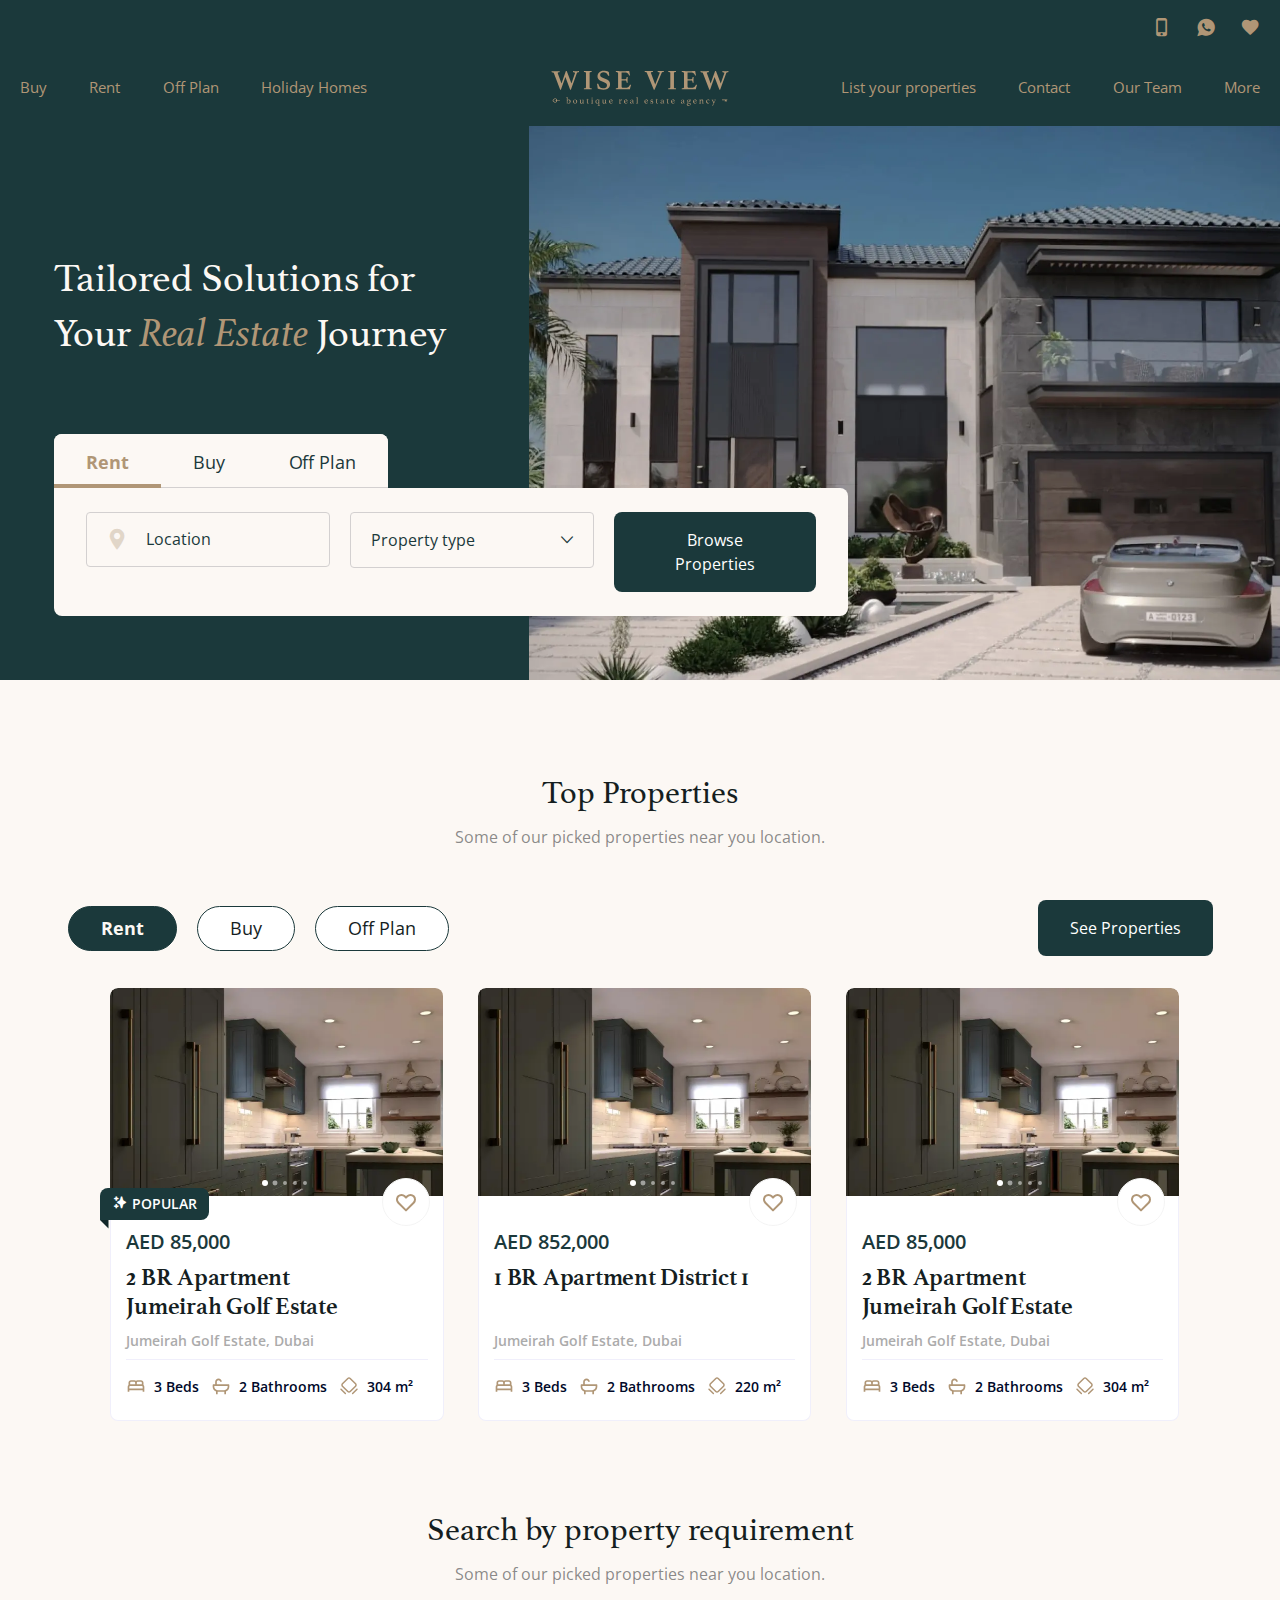
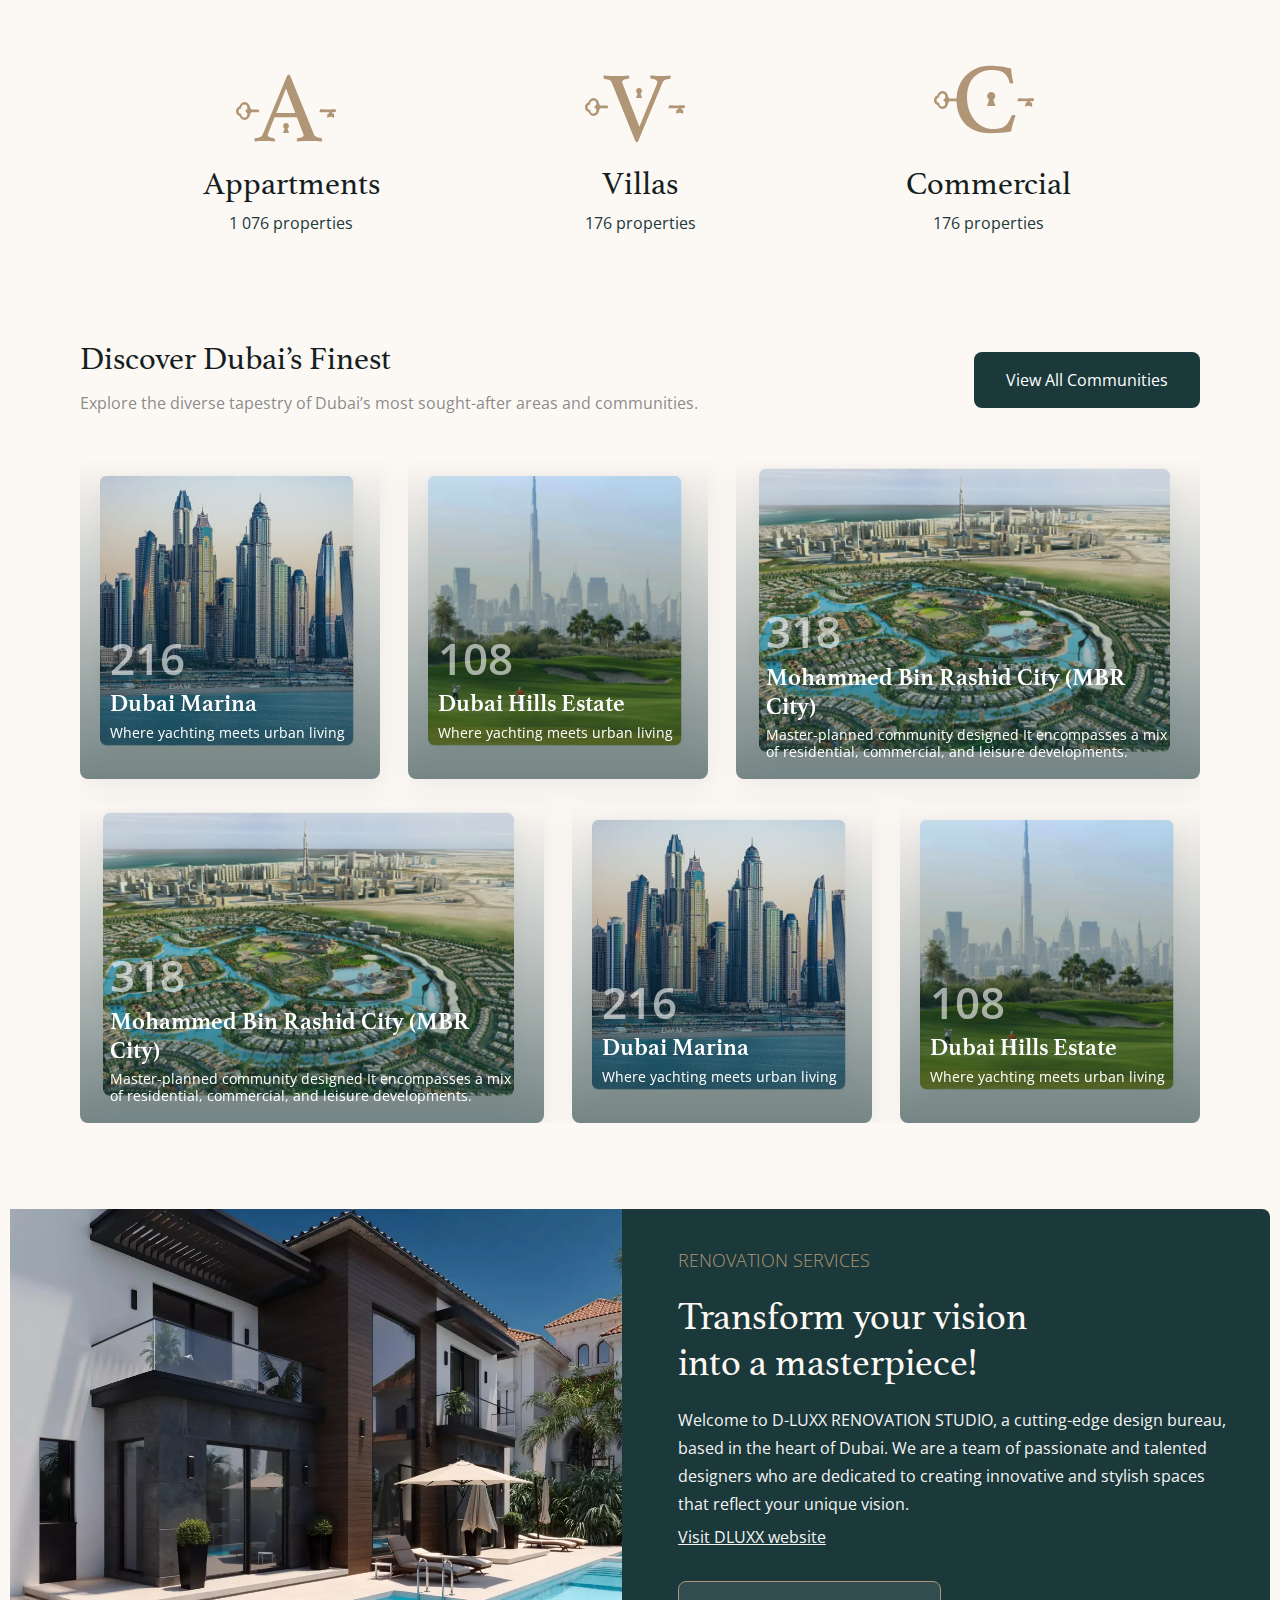
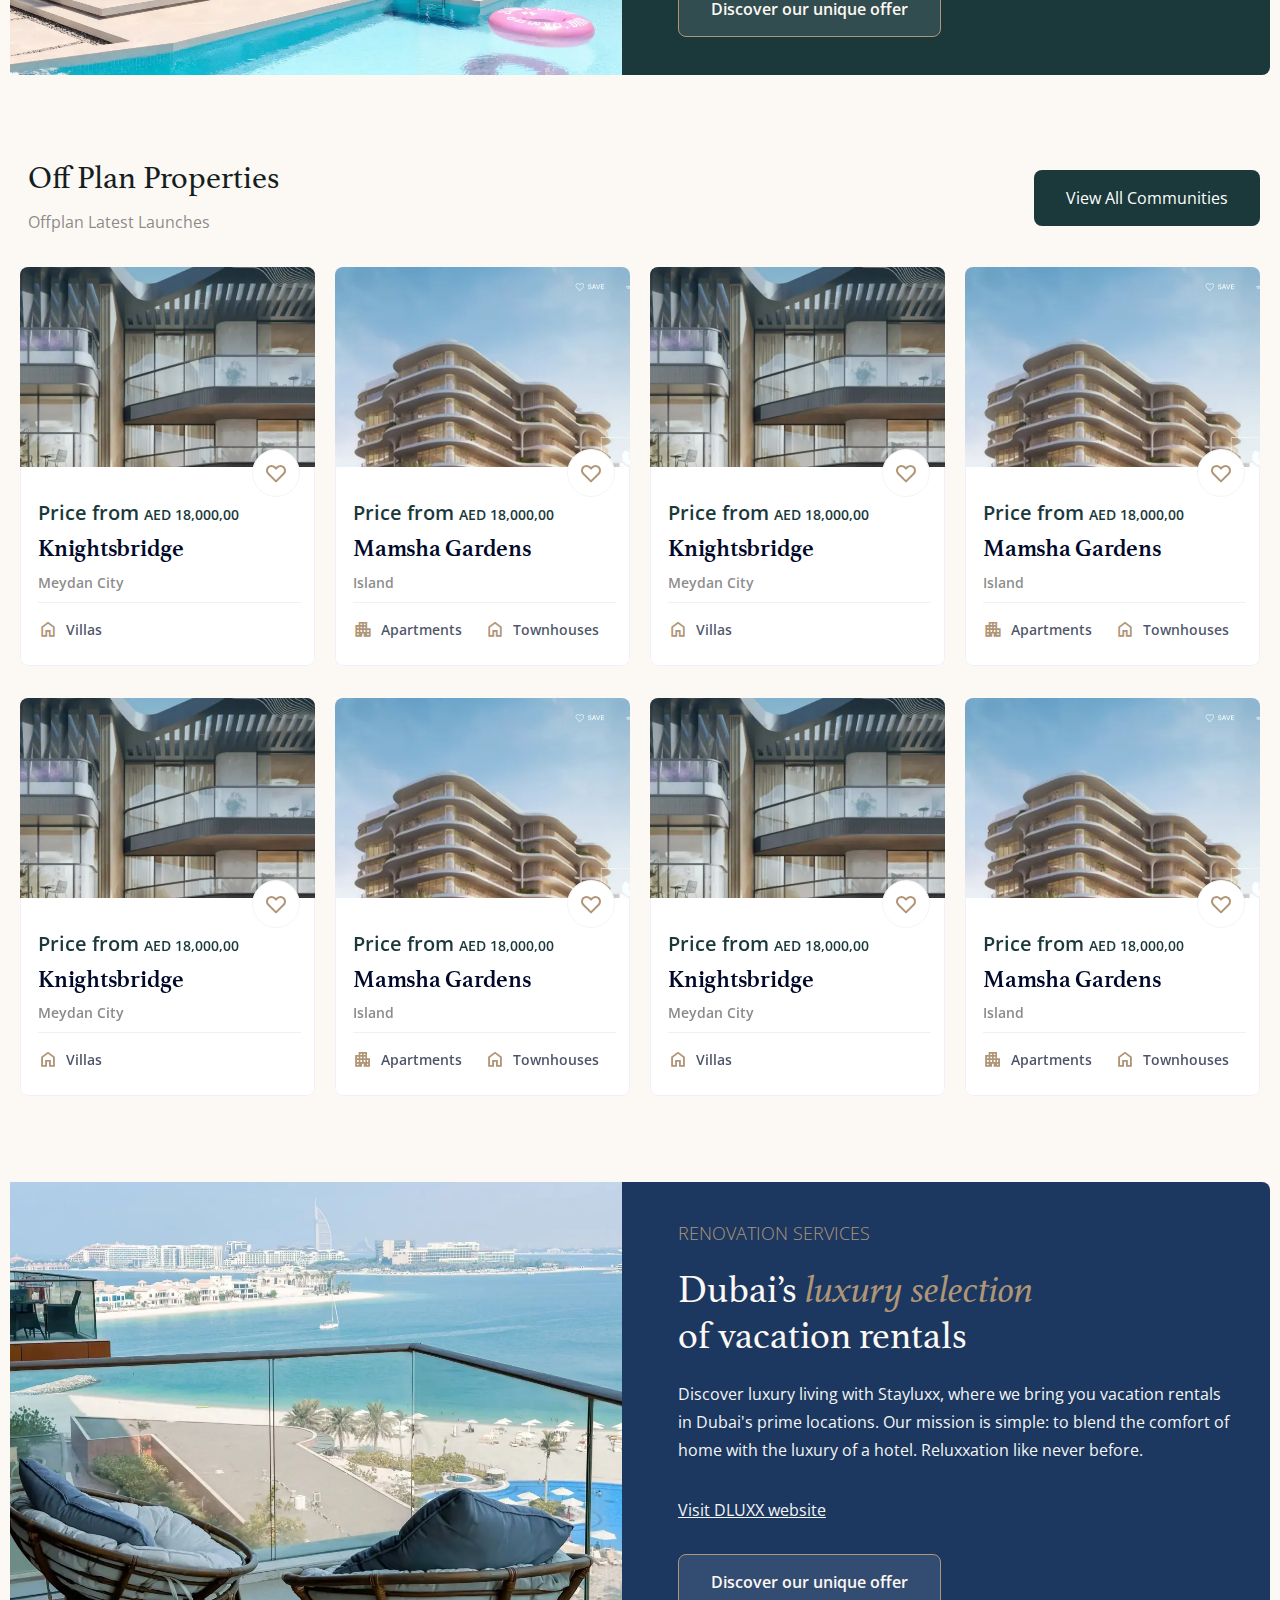
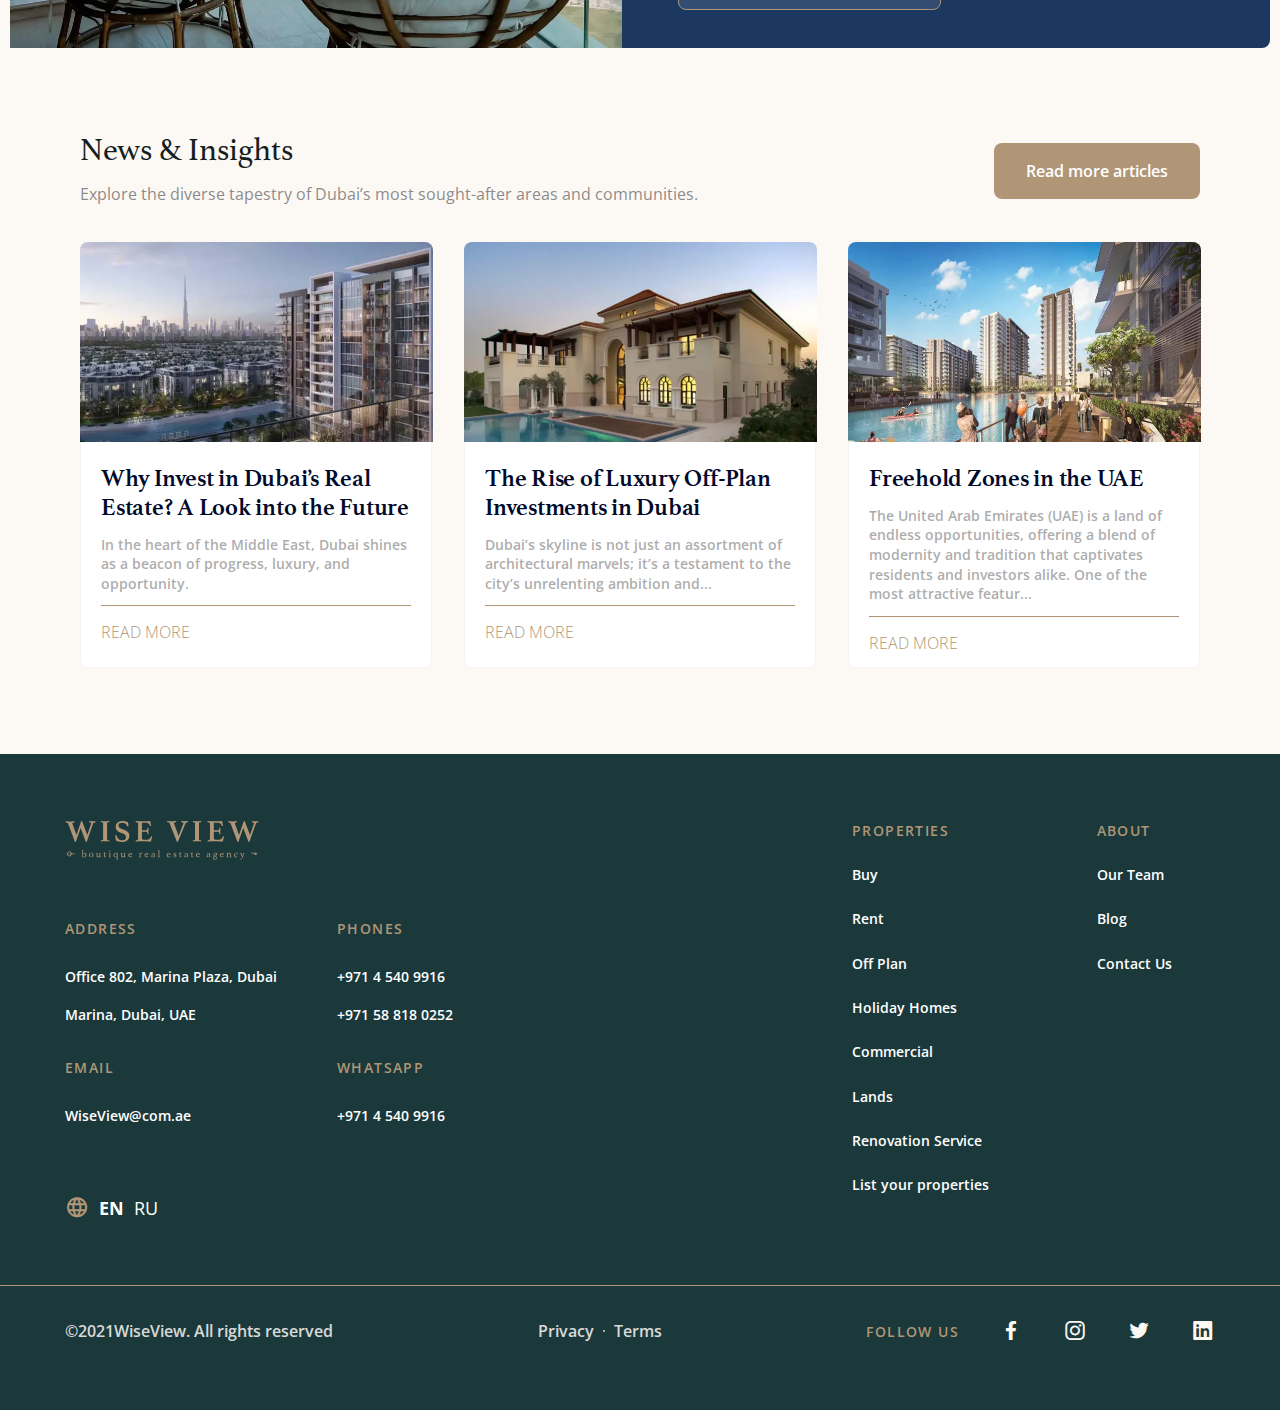
<file: home.html>
<!doctype html>
<html lang="en">

<head>
	<title>Main page</title>
	<meta charset="UTF-8">
	<meta name="format-detection" content="telephone=no">
	<!-- <style>body{opacity: 0;}</style> -->
	<link rel="stylesheet" href="css/style.min.css?_v=20250102124318">
	<link rel="shortcut icon" href="favicon.ico">
	<!-- <meta name="robots" content="noindex, nofollow"> -->
	<meta name="viewport" content="width=device-width, initial-scale=1.0">
</head>

<body>
	<div class="wrapper main-page">
		<header class="header" data-lp data-scroll="100">
			<div class="header__cnt">
				<a href="#" class="header__logo">
					<picture>
						<source srcset="img/mobile-logo.svg" media="(max-width: 991.98px)" />
						<source srcset="img/logo-desk.svg" media="(min-width: 991.99px)" />
						<img src="img/mobile-logo.svg" alt="Опис зображення" />
					</picture>
				</a>
				<div class="header__menu menu">
					<nav class="menu__mobile-top">
						<ul class="menu__list">
							<li class="menu__item">
								<a href="tel:+97145409916" class="menu__link menu__link--number">
									<i class="_icon-iphone"></i><span>+971 4 540 9916</span>
								</a>
							</li>
							<li class="menu__item">
								<a href="@" class="menu__link">
									<i class="_icon-what-sec"></i>
								</a>
							</li>
							<li class="menu__item">
								<a href="@" class="menu__link menu__link--fav">
									<i class="_icon-fav-sec"></i>
								</a>
							</li>
						</ul>
					</nav>
					<button type="button" class="menu__icon icon-menu">
						<img src="img/menu-desk.svg" alt="burger icon" />
					</button>
				</div>
				<nav class="menu__mobile">
					<div class="menu__top">
						<ul class="menu__lang">
							<li>
								<i class="_icon-lang"></i>
							</li>
							<li><a href="#" class="active">En</a></li>
							<li><a href="#">Ru</a></li>
						</ul>
						<button type="button" class="menu__icon-close icon-menu">
							<img src="img/menu-mob.svg" alt="menu icon" />
						</button>
					</div>
					<div class="menu__links">
						<div class="menu__prop">
							<h2 class="menu__ttl">PROPERTIES</h2>
							<ul>
								<li><a href="#">Buy</a></li>
								<li><a href="#">Rent</a></li>
								<li><a href="#">Off Plan</a></li>
								<li><a href="#">Holiday Homes</a></li>
								<li><a href="#">Commercial</a></li>
								<li><a href="#">Renovation Service</a></li>
								<li><a href="#">List your properties</a></li>
							</ul>
						</div>
						<div class="menu__prop">
							<h2 class="menu__ttl">ABOUT</h2>
							<ul>
								<li><a href="#">Our Team</a></li>
								<li><a href="#">Blog</a></li>
								<li><a href="#">Contact Us</a></li>
							</ul>
						</div>
					</div>
					<ul class="menu__about">
						<li class="menu__sub-item">
							<h2 class="menu__ttl">Address</h2>
							<ul>
								<li>
									<address>
										Office 802, Marina Plaza, Dubai Marina, Dubai,
										UAE
									</address>
								</li>
							</ul>
						</li>
						<li class="menu__sub-item">
							<h2 class="menu__ttl">Phones</h2>
							<ul>
								<li>
									<a href="tel:+97145409916">+971 4 540 9916</a>
								</li>
								<li>
									<a href="tel:+971588180252">+971 58 818 0252</a>
								</li>
							</ul>
						</li>
						<li class="menu__sub-item">
							<h2 class="menu__ttl">Email</h2>
							<ul>
								<li>
									<a href="mailto:WiseView@com.ae">WiseView@com.ae</a>
								</li>
							</ul>
						</li>
						<li class="menu__sub-item">
							<h2 class="menu__ttl">Whatsapp</h2>
							<ul>
								<li><a href="#">+971 4 540 9916</a></li>
							</ul>
						</li>
					</ul>
					<div class="menu__social">
						<h2 class="menu__ttl">Follow Us</h2>
						<ul>
							<li>
								<a href="#" target="_blank" class="_icon-facebook"></a>
							</li>
							<li>
								<a href="#" target="_blank" class="_icon-instagram"></a>
							</li>
							<li>
								<a href="#" target="_blank" class="_icon-twitter"></a>
							</li>
							<li>
								<a href="#" target="_blank" class="_icon-linkedin"></a>
							</li>
						</ul>
					</div>
				</nav>
			</div>
		</header>

		<header class="header-banner" data-lp>
			<div class="header-banner__cnt">
				<div class="header-banner__top">
					<a href="#" class="header-banner__mob-logo">
						<img src="img/mobile-logo.svg" alt="mobile logo" />
					</a>
					<div class="header-banner__mob-menu">
						<ul class="header-banner__actions">
							<li class="header-banner__item">
								<a href="t#" class="header-banner__link"><i class="_icon-iphone"></i></a>
							</li>
							<li class="header-banner__item">
								<a href="#" class="header-banner__link"><i class="_icon-whatsapp"></i></a>
							</li>
							<li class="header-banner__item mob-hid">
								<a href="#" class="header-banner__link"><i class="_icon-favorite"></i></a>
							</li>
							<li class="header-banner__item mob-fav">
								<a href="#" class="header-banner__link"><i class="_icon-fav-sec"></i></a>
							</li>
						</ul>
						<button type="button" class="header-banner__icon icon-menu">
							<img src="img/menu-desk.svg" alt="menu icon" />
						</button>
					</div>
				</div>
				<div class="header-banner__menu menu-ban">
					<!-- Mobile banner menu start -->
					<nav class="menu-ban__mobile">
						<div class="menu-ban__top">
							<ul class="menu-ban__lang">
								<li>
									<i class="_icon-lang"></i>
								</li>
								<li><a href="#" class="active">En</a></li>
								<li><a href="#">Ru</a></li>
							</ul>
							<button type="button" class="menu-ban__icon-close icon-menu">
								<img src="img/menu-mob.svg" alt="menu icon" />
							</button>
						</div>
						<div class="menu-ban__links">
							<h2 class="menu-ban__ttl">PROPERTIES</h2>
							<ul>
								<li><a href="#">Buy</a></li>
								<li><a href="#">Rent</a></li>
								<li><a href="#">Off Plan</a></li>
								<li><a href="#">Holiday Homes</a></li>
								<li><a href="#">Commercial</a></li>
								<li><a href="#">Renovation Service</a></li>
								<li><a href="#">List your properties</a></li>
							</ul>
							<h2 class="menu-ban__ttl">ABOUT</h2>
							<ul>
								<li><a href="#">Our Team</a></li>
								<li><a href="#">Blog</a></li>
								<li><a href="#">Contact Us</a></li>
							</ul>
						</div>
						<ul class="menu-ban__about">
							<li class="menu-ban__sub-item">
								<h2 class="menu-ban__ttl">Address</h2>
								<ul>
									<li>
										<address>
											Office 802, Marina Plaza, Dubai Marina,
											Dubai, UAE
										</address>
									</li>
								</ul>
							</li>
							<li class="menu-ban__sub-item">
								<h2 class="menu-ban__ttl">Phones</h2>
								<ul>
									<li>
										<a href="tel:+97145409916">+971 4 540 9916</a>
									</li>
									<li>
										<a href="tel:+971588180252">+971 58 818 0252</a>
									</li>
								</ul>
							</li>
							<li class="menu-ban__sub-item">
								<h2 class="menu-ban__ttl">Email</h2>
								<ul>
									<li>
										<a href="mailto:WiseView@com.ae">WiseView@com.ae</a>
									</li>
								</ul>
							</li>
							<li class="menu-ban__sub-item">
								<h2 class="menu-ban__ttl">Whatsapp</h2>
								<ul>
									<li><a href="#">+971 4 540 9916</a></li>
								</ul>
							</li>
						</ul>
						<div class="menu-ban__social">
							<h2 class="menu-ban__ttl">Follow Us</h2>
							<ul>
								<li>
									<a href="#" target="_blank" class="_icon-facebook"></a>
								</li>
								<li>
									<a href="#" target="_blank" class="_icon-instagram"></a>
								</li>
								<li>
									<a href="#" target="_blank" class="_icon-twitter"></a>
								</li>
								<li>
									<a href="#" target="_blank" class="_icon-linkedin"></a>
								</li>
							</ul>
						</div>
					</nav>
					<!-- Mobile banner menu end -->
					<nav class="menu-ban__body">
						<ul class="menu-ban__list">
							<li class="menu-ban__item">
								<a href="#" class="menu-ban__link">Buy</a>
							</li>
							<li class="menu-ban__item">
								<a href="#" class="menu-ban__link">Rent</a>
							</li>
							<li class="menu-ban__item">
								<a href="#" class="menu-ban__link">Off Plan</a>
							</li>
							<li class="menu-ban__item">
								<a href="#" class="menu-ban__link">Holiday Homes</a>
							</li>
						</ul>
					</nav>
					<a href="#" class="menu-ban__logo">
						<img src="img/banner-logo.svg" alt="banner header logo" />
					</a>
					<nav class="menu-ban__body menu-ban__body--right">
						<ul class="menu-ban__list">
							<li class="menu-ban__item">
								<a href="#" class="menu-ban__link">List your properties</a>
							</li>
							<li class="menu-ban__item">
								<a href="#" class="menu-ban__link">Contact</a>
							</li>
							<li class="menu-ban__item">
								<a href="#" class="menu-ban__link">Our Team</a>
							</li>
							<li class="menu-ban__item">
								<a href="#" class="menu-ban__link">More</a>
							</li>
						</ul>
					</nav>
				</div>
			</div>
		</header>

		<main class="page">
			<section class="page__main main">
				<div class="main__bg">
					<img src="img/main/image_01.webp" alt="background image" />
				</div>
				<div class="main__cnt">
					<h1>
						Tailored Solutions for Your
						<span>Real Estate</span> Journey
					</h1>
					<form action="#" method="POST" class="main__form">
						<div class="main__options options">
							<div class="options__item">
								<input id="rent" class="options__input" checked type="radio" value="rent" name="typeJourney" />
								<label for="rent" class="options__label"><span class="options__text">Rent</span></label>
							</div>
							<div class="options__item">
								<input id="buy" class="options__input" type="radio" value="buy" name="typeJourney" />
								<label for="buy" class="options__label"><span class="options__text">Buy</span></label>
							</div>
							<div class="options__item">
								<input id="offPlan" class="options__input" type="radio" value="offPlan" name="typeJourney" />
								<label for="offPlan" class="options__label"><span class="options__text">Off Plan</span></label>
							</div>
						</div>
						<div class="main__body">
							<div class="main__line-wrapper">
								<div class="main__line">
									<i class="_icon-location"></i>
									<input type="text" name="location" placeholder="Location" class="input" />
								</div>
							</div>
							<div class="main__select">
								<select name="propertyType" data-class-modif="form" data-show-selected>
									<option value="" selected>
										Property type
									</option>
									<option value="Apartment">
										Apartment
									</option>
									<option value="Villa">Villa</option>
									<option value="Townhouse">
										Townhouse
									</option>
									<option value="Penthouse">
										Penthouse
									</option>
									<option value="Short Term">
										Short Term
									</option>
									<option value="Duplex">Duplex</option>
								</select>
							</div>
							<button type="submit" class="main__btn btn">
								Browse Properties
							</button>
						</div>
					</form>
				</div>
			</section>
			<section class="page__prop prop">
				<div class="prop__cnt">
					<div class="prop__block-header block-header">
						<h2>Top Properties</h2>
						<p>
							Some of our picked properties near you location.
						</p>
					</div>
					<div class="prop__filter">
						<div class="prop__options">
							<div class="prop__item">
								<input id="propRent" class="prop__input" checked type="radio" value="rent" name="propFilter" />
								<label for="propRent" class="prop__label">Rent</label>
							</div>
							<div class="prop__item">
								<input id="propBuy" class="prop__input" type="radio" value="buy" name="propFilter" />
								<label for="propBuy" class="prop__label">Buy</label>
							</div>
							<div class="prop__item">
								<input id="propOffPlan" class="prop__input" type="radio" value="offPlan" name="propFilter" />
								<label for="propOffPlan" class="prop__label">Off Plan</label>
							</div>
						</div>
						<a data-da=".prop__cnt,767.98" href="#" class="prop__btn btn">See Properties</a>
					</div>
					<ul class="prop__list">
						<li>
							<a href="#" class="prop__card card-prop">
								<div class="card-prop__gallery">
									<div class="card-prop__slider swiper">
										<div class="card-prop__wrapper swiper-wrapper">
											<div class="card-prop__slide swiper-slide">
												<img data-src="img/cards/image_05.webp" src="img/cards/1x1.webp" class="swiper-lazy" alt="image" />
												<div class="swiper-lazy-preloader"></div>
											</div>
											<div class="card-prop__slide swiper-slide">
												<img data-src="img/cards/image_02.webp" src="img/cards/1x1.webp" class="swiper-lazy" alt="image" />
											</div>
											<div class="card-prop__slide swiper-slide">
												<img data-src="img/cards/image_03.webp" src="img/cards/1x1.webp" class="swiper-lazy" alt="image" />
											</div>
											<div class="card-prop__slide swiper-slide">
												<img data-src="img/cards/image_04.webp" src="img/cards/1x1.webp" class="swiper-lazy" alt="image" />
											</div>
											<div class="card-prop__slide swiper-slide">
												<img data-src="img/cards/image_06.webp" src="img/cards/1x1.webp" class="swiper-lazy" alt="image" />
											</div>
										</div>

										<span class="card-prop__swiper-button-prev">
											<img src="img/icons/btn-arr.svg" alt="icon" />
										</span>
										<span class="card-prop__swiper-button-next">
											<img src="img/icons/btn-arr.svg" alt="icon" />
										</span>
										<div class="card-prop__s-p s-p"></div>
									</div>
									<div class="card-prop__label popular-lb">
										<i class="_icon-popular"></i>
										POPULAR
									</div>
									<span class="card-prop__favorite">
										<svg xmlns="http://www.w3.org/2000/svg" width="24" height="24" viewBox="0 0 24 24" fill="none">
											<rect width="24" height="24" fill="white" />
											<path d="M4.31804 6.31804C3.90017 6.7359 3.5687 7.23198 3.34255 7.77795C3.1164 8.32392 3 8.90909 3 9.50004C3 10.091 3.1164 10.6762 3.34255 11.2221C3.5687 11.7681 3.90017 12.2642 4.31804 12.682L12 20.364L19.682 12.682C20.526 11.8381 21.0001 10.6935 21.0001 9.50004C21.0001 8.30656 20.526 7.16196 19.682 6.31804C18.8381 5.47412 17.6935 5.00001 16.5 5.00001C15.3066 5.00001 14.162 5.47412 13.318 6.31804L12 7.63604L10.682 6.31804C10.2642 5.90017 9.7681 5.5687 9.22213 5.34255C8.67616 5.1164 8.09099 5 7.50004 5C6.90909 5 6.32392 5.1164 5.77795 5.34255C5.23198 5.5687 4.7359 5.90017 4.31804 6.31804V6.31804Z" fill="#B09676" stroke="#B09676" stroke-width="2" stroke-linecap="round" stroke-linejoin="round" />
										</svg>
									</span>
								</div>
								<div class="card-prop__body">
									<div class="card-prop__about">
										<p class="card-prop__price">
											AED 85,000
										</p>
										<h3 class="card-prop__ttl">
											2 BR Apartment Jumeirah Golf
											Estate
										</h3>
									</div>
									<p class="card-prop__loc">
										Jumeirah Golf Estate, Dubai
									</p>
									<ul class="card-prop__characteristic">
										<li>
											<i><img src="img/icons/bed.svg" alt="icon" /></i><span>3 Beds</span>
										</li>
										<li>
											<i><img src="img/icons/bath.svg" alt="icon" /></i><span>2 Bathrooms</span>
										</li>
										<li>
											<i><img src="img/icons/square-meters.svg" alt="icon" /></i><span>304 m²</span>
										</li>
									</ul>
								</div>
							</a>
						</li>
						<li>
							<a href="#" class="prop__card card-prop">
								<div class="card-prop__gallery">
									<div class="card-prop__slider swiper">
										<div class="card-prop__wrapper swiper-wrapper">
											<div class="card-prop__slide swiper-slide">
												<img data-src="img/cards/image_05.webp" src="img/cards/1x1.webp" class="swiper-lazy" alt="image" />
												<div class="swiper-lazy-preloader"></div>
											</div>
											<div class="card-prop__slide swiper-slide">
												<img data-src="img/cards/image_02.webp" src="img/cards/1x1.webp" class="swiper-lazy" alt="image" />
											</div>
											<div class="card-prop__slide swiper-slide">
												<img data-src="img/cards/image_03.webp" src="img/cards/1x1.webp" class="swiper-lazy" alt="image" />
											</div>
											<div class="card-prop__slide swiper-slide">
												<img data-src="img/cards/image_04.webp" src="img/cards/1x1.webp" class="swiper-lazy" alt="image" />
											</div>
											<div class="card-prop__slide swiper-slide">
												<img data-src="img/cards/image_06.webp" src="img/cards/1x1.webp" class="swiper-lazy" alt="image" />
											</div>
										</div>

										<span class="card-prop__swiper-button-prev">
											<img src="img/icons/btn-arr.svg" alt="icon" />
										</span>
										<span class="card-prop__swiper-button-next">
											<img src="img/icons/btn-arr.svg" alt="icon" />
										</span>
										<div class="card-prop__s-p s-p"></div>
									</div>
									<span class="card-prop__favorite">
										<svg xmlns="http://www.w3.org/2000/svg" width="24" height="24" viewBox="0 0 24 24" fill="none">
											<rect width="24" height="24" fill="white" />
											<path d="M4.31804 6.31804C3.90017 6.7359 3.5687 7.23198 3.34255 7.77795C3.1164 8.32392 3 8.90909 3 9.50004C3 10.091 3.1164 10.6762 3.34255 11.2221C3.5687 11.7681 3.90017 12.2642 4.31804 12.682L12 20.364L19.682 12.682C20.526 11.8381 21.0001 10.6935 21.0001 9.50004C21.0001 8.30656 20.526 7.16196 19.682 6.31804C18.8381 5.47412 17.6935 5.00001 16.5 5.00001C15.3066 5.00001 14.162 5.47412 13.318 6.31804L12 7.63604L10.682 6.31804C10.2642 5.90017 9.7681 5.5687 9.22213 5.34255C8.67616 5.1164 8.09099 5 7.50004 5C6.90909 5 6.32392 5.1164 5.77795 5.34255C5.23198 5.5687 4.7359 5.90017 4.31804 6.31804V6.31804Z" fill="#B09676" stroke="#B09676" stroke-width="2" stroke-linecap="round" stroke-linejoin="round" />
										</svg>
									</span>
								</div>
								<div class="card-prop__body">
									<div class="card-prop__about">
										<p class="card-prop__price">
											AED 852,000
										</p>
										<h3 class="card-prop__ttl">
											1 BR Apartment District 1
										</h3>
									</div>
									<p class="card-prop__loc">
										Jumeirah Golf Estate, Dubai
									</p>
									<ul class="card-prop__characteristic">
										<li>
											<i><img src="img/icons/bed.svg" alt="icon" /></i><span>3 Beds</span>
										</li>
										<li>
											<i><img src="img/icons/bath.svg" alt="icon" /></i><span>2 Bathrooms</span>
										</li>
										<li>
											<i><img src="img/icons/square-meters.svg" alt="icon" /></i><span>220 m²</span>
										</li>
									</ul>
								</div>
							</a>
						</li>
						<li>
							<a href="#" class="prop__card card-prop">
								<div class="card-prop__gallery">
									<div class="card-prop__slider swiper">
										<div class="card-prop__wrapper swiper-wrapper">
											<div class="card-prop__slide swiper-slide">
												<img data-src="img/cards/image_05.webp" src="img/cards/1x1.webp" class="swiper-lazy" alt="image" />
												<div class="swiper-lazy-preloader"></div>
											</div>
											<div class="card-prop__slide swiper-slide">
												<img data-src="img/cards/image_02.webp" src="img/cards/1x1.webp" class="swiper-lazy" alt="image" />
											</div>
											<div class="card-prop__slide swiper-slide">
												<img data-src="img/cards/image_03.webp" src="img/cards/1x1.webp" class="swiper-lazy" alt="image" />
											</div>
											<div class="card-prop__slide swiper-slide">
												<img data-src="img/cards/image_04.webp" src="img/cards/1x1.webp" class="swiper-lazy" alt="image" />
											</div>
											<div class="card-prop__slide swiper-slide">
												<img data-src="img/cards/image_06.webp" src="img/cards/1x1.webp" class="swiper-lazy" alt="image" />
											</div>
										</div>
										<span class="card-prop__swiper-button-prev">
											<img src="img/icons/btn-arr.svg" alt="icon" />
										</span>
										<span class="card-prop__swiper-button-next">
											<img src="img/icons/btn-arr.svg" alt="icon" />
										</span>
										<div class="card-prop__s-p s-p"></div>
									</div>
									<span class="card-prop__favorite">
										<svg xmlns="http://www.w3.org/2000/svg" width="24" height="24" viewBox="0 0 24 24" fill="none">
											<rect width="24" height="24" fill="white" />
											<path d="M4.31804 6.31804C3.90017 6.7359 3.5687 7.23198 3.34255 7.77795C3.1164 8.32392 3 8.90909 3 9.50004C3 10.091 3.1164 10.6762 3.34255 11.2221C3.5687 11.7681 3.90017 12.2642 4.31804 12.682L12 20.364L19.682 12.682C20.526 11.8381 21.0001 10.6935 21.0001 9.50004C21.0001 8.30656 20.526 7.16196 19.682 6.31804C18.8381 5.47412 17.6935 5.00001 16.5 5.00001C15.3066 5.00001 14.162 5.47412 13.318 6.31804L12 7.63604L10.682 6.31804C10.2642 5.90017 9.7681 5.5687 9.22213 5.34255C8.67616 5.1164 8.09099 5 7.50004 5C6.90909 5 6.32392 5.1164 5.77795 5.34255C5.23198 5.5687 4.7359 5.90017 4.31804 6.31804V6.31804Z" fill="#B09676" stroke="#B09676" stroke-width="2" stroke-linecap="round" stroke-linejoin="round" />
										</svg>
									</span>
								</div>
								<div class="card-prop__body">
									<div class="card-prop__about">
										<p class="card-prop__price">
											AED 85,000
										</p>
										<h3 class="card-prop__ttl">
											2 BR Apartment Jumeirah Golf
											Estate
										</h3>
									</div>
									<p class="card-prop__loc">
										Jumeirah Golf Estate, Dubai
									</p>
									<ul class="card-prop__characteristic">
										<li>
											<i><img src="img/icons/bed.svg" alt="icon" /></i><span>3 Beds</span>
										</li>
										<li>
											<i><img src="img/icons/bath.svg" alt="icon" /></i><span>2 Bathrooms</span>
										</li>
										<li>
											<i><img src="img/icons/square-meters.svg" alt="icon" /></i><span>304 m²</span>
										</li>
									</ul>
								</div>
							</a>
						</li>
					</ul>
				</div>
			</section>
			<section class="page__search-by search-by">
				<div class="search-by__cnt">
					<div class="search-by__block-header block-header">
						<h2>Search by property requirement</h2>
						<p>
							Some of our picked properties near you location.
						</p>
					</div>
					<ul class="search-by__list">
						<li>
							<a href="#" class="search-by__link">
								<div class="search-by__icon">
									<svg width="110" height="100" viewBox="0 0 110 100" fill="none" xmlns="http://www.w3.org/2000/svg">
										<path d="M60.9 67.2H38.6L32.2 83.3C31.8667 84.1 31.7 84.7667 31.7 85.3C31.7 86.7 33.7333 87.7 37.8 88.3C38.2667 88.3667 38.5667 88.5667 38.7 88.9C38.9 89.1667 39 89.5 39 89.9C39 90.3 38.9333 90.8333 38.8 91.5C37 91.3667 35.1 91.2333 33.1 91.1C31.1 91.0333 29.1333 91 27.2 91C25.8667 91 24.5 91.0333 23.1 91.1C21.7 91.1667 20.2333 91.3 18.7 91.5C18.5667 90.9667 18.5 90.4333 18.5 89.9C18.5 89.4333 18.5667 89.0333 18.7 88.7C18.9 88.3667 19.2667 88.1667 19.8 88.1C21.8667 87.7667 23.4 87.3667 24.4 86.9C25.4667 86.3667 26.2333 85.5667 26.7 84.5L50.8 26.5C51.2667 25.3667 51.9 24.8 52.7 24.8C52.9667 24.8 53.3667 24.8667 53.9 25L78.1 84.8C78.5 85.7333 79.4 86.4667 80.8 87C82.2 87.5333 83.5667 87.9 84.9 88.1C85.3 88.2333 85.6 88.4333 85.8 88.7C86.0667 88.9 86.2 89.3 86.2 89.9C86.2 90.3 86.1333 90.8333 86 91.5C83.8667 91.3667 81.7667 91.2333 79.7 91.1C77.6333 91.0333 75.7 91 73.9 91C72.0333 91 69.9 91.0333 67.5 91.1C65.1 91.2333 62.9333 91.3667 61 91.5C60.8667 90.8333 60.8 90.3 60.8 89.9C60.8 89.3 60.9 88.9 61.1 88.7C61.3667 88.4333 61.6 88.3 61.8 88.3C63.5333 87.9667 64.9333 87.6 66 87.2C67.0667 86.7333 67.6 86.0667 67.6 85.2C67.6 84.8 67.4667 84.3 67.2 83.7L60.9 67.2ZM59.3 63.1L50 38.6L40.3 63.1H59.3Z" fill="#B09676" />
										<path fill-rule="evenodd" clip-rule="evenodd" d="M88.7485 62.1558C89.8891 62.1663 90.7902 62.1745 93.2556 62.1437V62.8794C93.2556 62.8794 93.0871 63.0472 92.4624 63.4504C91.8377 63.8536 91.357 64.3056 91.357 64.3056L91.3424 65.3806L91.327 66.6165L91.3138 67.532C91.3138 67.922 91.4274 67.9531 91.5722 67.9512C91.5722 67.9512 93.0871 66.7566 94.7269 66.8222C96.3666 66.8878 97.8407 67.9512 97.8407 67.9512C97.8407 67.9512 98.1061 68.0469 98.1061 67.532C98.1061 67.0172 98.1207 66.6165 98.1207 66.6165L98.1313 65.3806L98.1457 64.3056C98.1457 64.3056 97.8503 64.0149 97.0198 63.5118C96.1893 63.0088 96.05 62.8794 96.05 62.8794C96.0544 62.4944 96.0568 62.2648 96.0578 62.1437H98.8601C99.4489 62.1368 99.9373 61.6663 99.9454 61.0552L99.9492 60.6218C99.9573 60.0107 99.4811 59.3564 98.8909 59.3649C94.7638 59.4401 91.9872 59.4172 88.9133 59.3918C86.9703 59.3757 86.9845 59.3587 84.3877 59.3649C83.2591 62.1437 84.3877 59.3649 83.2591 62.1437C85.0265 62.1395 87.9212 62.1482 88.7485 62.1558ZM96.0578 62.1437C96.0592 61.974 96.0579 62.017 96.0555 62.1437H96.0578ZM96.0555 62.1437C96.0537 62.2361 96.0514 62.3731 96.0492 62.5045C96.0424 62.9037 96.0365 63.2515 96.05 62.1437H96.0555ZM5.73483 66.0195C6.39131 66.9671 7.30947 67.5848 8.52572 67.584C10.524 67.5835 11.3569 66.0792 11.3575 64.0243C11.358 62.8073 9.89189 61.7279 8.96962 61.049C8.94679 61.0322 8.9243 61.0156 8.90217 60.9993C8.92407 60.9832 8.94633 60.9668 8.96892 60.9501C9.89121 60.2712 11.3589 59.1907 11.3595 57.9734C11.36 55.9185 10.5282 54.4154 8.52999 54.4159C7.14898 54.4162 6.10558 55.212 5.49558 56.382C5.14945 57.046 5.17857 57.5553 5.21254 58.1491C5.2185 58.2535 5.22462 58.3605 5.22888 58.4713C4.07399 58.5373 3.25104 58.9525 2.8114 59.9906C2.65186 60.3662 2.56338 60.7814 2.56301 61.2169C2.56314 61.7005 2.67178 62.1574 2.86475 62.564C3.3273 63.5394 4.12079 63.9015 5.23255 63.9613C5.27958 64.6654 5.35969 65.4778 5.73483 66.0195ZM20.6077 59.5999C20.7844 59.603 22.2135 59.6064 22.492 59.6103C23.3027 62.3378 22.492 59.6103 23.3027 62.3378C20.485 62.3385 21.2996 62.33 21.3206 62.3291C21.3456 62.3281 21.3682 62.3271 16.5631 62.3292C16.5631 62.3292 15.8281 62.2202 15.2769 62.4149C14.7257 62.7067 14.5538 63.14 14.5538 63.14C14.2934 64.5954 13.7862 66.0864 13.0636 67.1953C11.8838 69.0032 10.2717 69.9988 8.52572 70C6.77878 70.0004 5.32449 69.0048 4.14556 67.1971C3.90603 66.8297 3.69003 66.4364 3.49925 66.0223C2.68373 65.774 1.94635 65.317 1.34788 64.6755C0.478833 63.7436 -0.000429015 62.5149 2.88164e-07 61.2177C0.000682558 59.9202 0.480177 58.692 1.35022 57.7592C1.89514 57.1745 2.55596 56.7429 3.28645 56.4823C3.52649 55.8818 3.81465 55.3184 4.14902 54.8047C5.32882 52.9968 6.78307 52.0004 8.53 52C10.2769 51.9996 11.8882 52.9951 13.0663 54.802C13.6186 55.6488 14.143 57.4265 14.4004 58.2993C14.4799 58.5688 14.5339 58.752 14.5555 58.7949C14.6469 58.9769 14.9831 59.3633 15.242 59.4634C15.711 59.6448 16.5636 59.6057 16.5636 59.6057C18.5465 59.6052 19.8227 59.6029 20.6077 59.5999Z" fill="#B09676" />
										<path fill-rule="evenodd" clip-rule="evenodd" d="M51.5061 78.479C52.3681 77.9681 52.9469 77.0228 52.9469 75.9411C52.9469 74.3168 51.6419 73 50.0321 73C48.4223 73 47.1173 74.3168 47.1173 75.9411C47.1173 77.0208 47.6938 77.9645 48.5531 78.4761L47 83.0002H53.0582L51.5061 78.479Z" fill="#B09676" />
									</svg>
								</div>
								<h3>Appartments</h3>
								<p>1 076 properties</p>
							</a>
						</li>
						<li>
							<a href="#" class="search-by__link">
								<div class="search-by__icon">
									<svg width="110" height="100" viewBox="0 0 110 100" fill="none" xmlns="http://www.w3.org/2000/svg">
										<path d="M71.9 34C72.1667 33.2667 72.3 32.6 72.3 32C72.3 31.0667 71.8333 30.3667 70.9 29.9C69.9667 29.4333 68.4667 29.0667 66.4 28.8C65.6 28.7333 65.2 28.1667 65.2 27.1C65.2 26.7667 65.2333 26.4667 65.3 26.2C65.3 26 65.3333 25.7667 65.4 25.5C65.5333 25.5 65.9667 25.5333 66.7 25.6C67.4333 25.6667 68.3 25.7333 69.3 25.8C70.3667 25.8667 71.5 25.9333 72.7 26C73.9 26 75.0333 26 76.1 26C78.3 26 80.3 25.9333 82.1 25.8C83.9667 25.6667 85.0667 25.5667 85.4 25.5C85.4 25.7 85.4333 25.9333 85.5 26.2C85.5 26.4 85.5 26.6 85.5 26.8C85.5667 26.9333 85.6 27.0667 85.6 27.2C85.6 28.2667 85.2333 28.8667 84.5 29C82.3667 29.1333 80.8 29.4667 79.8 30C78.8 30.5333 78.0333 31.4333 77.5 32.7L52.8 92.1C52.6667 92.1 52.5 92.1 52.3 92.1C52.1667 92.1667 52.0333 92.2 51.9 92.2C51.1667 92.2 50.5667 91.6333 50.1 90.5L26.6 32.2C26.2 31.2667 25.5333 30.5667 24.6 30.1C23.6667 29.6333 22 29.2333 19.6 28.9C18.8667 28.8333 18.5 28.2333 18.5 27.1C18.5 26.5667 18.5667 26.0333 18.7 25.5C20.7 25.6333 22.8667 25.7667 25.2 25.9C27.5333 25.9667 29.5667 26 31.3 26C32.9667 26 35 25.9667 37.4 25.9C39.8 25.7667 42.0333 25.6333 44.1 25.5C44.2333 26.1667 44.3 26.7 44.3 27.1C44.3 28.1 43.9 28.6667 43.1 28.8C39.1667 29.2 37.2 30.2667 37.2 32C37.2 32.4667 37.2667 32.9 37.4 33.3L54.4 76.8L71.9 34Z" fill="#B09676" />
										<path fill-rule="evenodd" clip-rule="evenodd" d="M88.7485 58.1558C89.8891 58.1663 90.7902 58.1745 93.2556 58.1437V58.8794C93.2556 58.8794 93.0871 59.0472 92.4624 59.4504C91.8377 59.8536 91.357 60.3056 91.357 60.3056L91.3424 61.3806L91.327 62.6165L91.3138 63.532C91.3138 63.922 91.4274 63.9531 91.5722 63.9512C91.5722 63.9512 93.0871 62.7566 94.7269 62.8222C96.3666 62.8878 97.8407 63.9512 97.8407 63.9512C97.8407 63.9512 98.1061 64.0469 98.1061 63.532C98.1061 63.0172 98.1207 62.6165 98.1207 62.6165L98.1313 61.3806L98.1457 60.3056C98.1457 60.3056 97.8503 60.0149 97.0198 59.5118C96.1893 59.0088 96.05 58.8794 96.05 58.8794C96.0544 58.4944 96.0568 58.2648 96.0578 58.1437H98.8601C99.4489 58.1368 99.9373 57.6663 99.9454 57.0552L99.9492 56.6218C99.9573 56.0107 99.4811 55.3564 98.8909 55.3649C94.7638 55.4401 91.9872 55.4172 88.9133 55.3918C86.9703 55.3757 86.9845 55.3587 84.3877 55.3649C83.2591 58.1437 84.3877 55.3649 83.2591 58.1437C85.0265 58.1395 87.9212 58.1482 88.7485 58.1558ZM96.0578 58.1437C96.0592 57.974 96.0579 58.017 96.0555 58.1437H96.0578ZM96.0555 58.1437C96.0537 58.2361 96.0514 58.3731 96.0492 58.5045C96.0424 58.9037 96.0365 59.2515 96.05 58.1437H96.0555ZM5.73483 62.0195C6.39131 62.9671 7.30947 63.5848 8.52572 63.584C10.524 63.5835 11.3569 62.0792 11.3575 60.0243C11.358 58.8073 9.89189 57.7279 8.96962 57.049C8.94679 57.0322 8.9243 57.0156 8.90217 56.9993C8.92407 56.9832 8.94633 56.9668 8.96892 56.9501C9.89121 56.2712 11.3589 55.1907 11.3595 53.9734C11.36 51.9185 10.5282 50.4154 8.52999 50.4159C7.14898 50.4162 6.10558 51.212 5.49558 52.382C5.14945 53.046 5.17857 53.5553 5.21254 54.1491C5.2185 54.2535 5.22462 54.3605 5.22888 54.4713C4.07399 54.5373 3.25104 54.9525 2.8114 55.9906C2.65186 56.3662 2.56338 56.7814 2.56301 57.2169C2.56314 57.7005 2.67178 58.1574 2.86475 58.564C3.3273 59.5394 4.12079 59.9015 5.23255 59.9613C5.27958 60.6654 5.35969 61.4778 5.73483 62.0195ZM20.6077 55.5999C20.7844 55.603 22.2135 55.6064 22.492 55.6103C23.3027 58.3378 22.492 55.6103 23.3027 58.3378C20.485 58.3385 21.2996 58.33 21.3206 58.3291C21.3456 58.3281 21.3682 58.3271 16.5631 58.3292C16.5631 58.3292 15.8281 58.2202 15.2769 58.4149C14.7257 58.7067 14.5538 59.14 14.5538 59.14C14.2934 60.5954 13.7862 62.0864 13.0636 63.1953C11.8838 65.0032 10.2717 65.9988 8.52572 66C6.77878 66.0004 5.32449 65.0048 4.14556 63.1971C3.90603 62.8297 3.69003 62.4364 3.49925 62.0223C2.68373 61.774 1.94635 61.317 1.34788 60.6755C0.478833 59.7436 -0.000429015 58.5149 2.88164e-07 57.2177C0.000682558 55.9202 0.480177 54.692 1.35022 53.7592C1.89514 53.1745 2.55596 52.7429 3.28645 52.4823C3.52649 51.8818 3.81465 51.3184 4.14902 50.8047C5.32882 48.9968 6.78307 48.0004 8.53 48C10.2769 47.9996 11.8882 48.9951 13.0663 50.802C13.6186 51.6488 14.143 53.4265 14.4004 54.2993C14.4799 54.5688 14.5339 54.752 14.5555 54.7949C14.6469 54.9769 14.9831 55.3633 15.242 55.4634C15.711 55.6448 16.5636 55.6057 16.5636 55.6057C18.5465 55.6052 19.8227 55.6029 20.6077 55.5999Z" fill="#B09676" />
										<path fill-rule="evenodd" clip-rule="evenodd" d="M55.5061 43.479C56.3681 42.9681 56.9469 42.0228 56.9469 40.9411C56.9469 39.3168 55.6419 38 54.0321 38C52.4223 38 51.1173 39.3168 51.1173 40.9411C51.1173 42.0208 51.6938 42.9645 52.5531 43.4761L51 48.0002H57.0582L55.5061 43.479Z" fill="#B09676" />
									</svg>
								</div>
								<h3>Villas</h3>
								<p>176 properties</p>
							</a>
						</li>
						<li>
							<a href="#" class="search-by__link">
								<div class="search-by__icon">
									<svg width="110" height="100" viewBox="0 0 110 100" fill="none" xmlns="http://www.w3.org/2000/svg">
										<path d="M55.9 83.2C50.3 83.2 45.4 82.3333 41.2 80.6C37 78.8667 33.5 76.5 30.7 73.5C27.9667 70.4333 25.9 66.8667 24.5 62.8C23.1667 58.6667 22.5 54.2333 22.5 49.5C22.5 45.5667 23.1667 41.6 24.5 37.6C25.9 33.6 27.9667 30 30.7 26.8C33.5 23.5333 37 20.9 41.2 18.9C45.4 16.8333 50.3 15.8 55.9 15.8C58.1 15.8 60.1 15.8667 61.9 16C63.7667 16.0667 65.5333 16.2333 67.2 16.5C68.8667 16.7 70.5 17 72.1 17.4C73.7 17.7333 75.3667 18.1333 77.1 18.6C77.1667 20.4 77.4 22.6 77.8 25.2C78.2 27.8 78.7333 30.4333 79.4 33.1C78.8667 33.3667 78.3333 33.5 77.8 33.5C77.2667 33.5 76.7667 33.4333 76.3 33.3C75.9 33.1667 75.6333 32.8 75.5 32.2C74.3 27.8 72.4 24.6667 69.8 22.8C67.2 20.9333 63.4333 20 58.5 20C54.3667 20 50.7 20.6667 47.5 22C44.3667 23.3333 41.7 25.2 39.5 27.6C37.3667 30 35.7333 32.9 34.6 36.3C33.5333 39.6333 33 43.3667 33 47.5C33 52.1 33.7 56.3333 35.1 60.2C36.5 64.0667 38.3667 67.4 40.7 70.2C43.1 73 45.8667 75.1667 49 76.7C52.2 78.2333 55.6 79 59.2 79C62.0667 79 64.4667 78.7333 66.4 78.2C68.4 77.6 70.0333 76.7667 71.3 75.7C72.6333 74.6333 73.7333 73.3333 74.6 71.8C75.5333 70.2 76.4 68.4 77.2 66.4C77.6667 65.4 78.4667 64.9 79.6 64.9C79.9333 64.9 80.2667 64.9667 80.6 65.1C81 65.1667 81.3 65.2667 81.5 65.4C80.7 67.7333 79.9 70.3 79.1 73.1C78.3 75.9 77.6333 78.7 77.1 81.5C73.8333 82.0333 70.5 82.4333 67.1 82.7C63.7 83.0333 59.9667 83.2 55.9 83.2Z" fill="#B09676" />
										<path fill-rule="evenodd" clip-rule="evenodd" d="M88.7485 51.1558C89.8891 51.1663 90.7902 51.1745 93.2556 51.1437V51.8794C93.2556 51.8794 93.0871 52.0472 92.4624 52.4504C91.8377 52.8536 91.357 53.3056 91.357 53.3056L91.3424 54.3806L91.327 55.6165L91.3138 56.532C91.3138 56.922 91.4274 56.9531 91.5722 56.9512C91.5722 56.9512 93.0871 55.7566 94.7269 55.8222C96.3666 55.8878 97.8407 56.9512 97.8407 56.9512C97.8407 56.9512 98.1061 57.0469 98.1061 56.532C98.1061 56.0172 98.1207 55.6165 98.1207 55.6165L98.1313 54.3806L98.1457 53.3056C98.1457 53.3056 97.8503 53.0149 97.0198 52.5118C96.1893 52.0088 96.05 51.8794 96.05 51.8794C96.0544 51.4944 96.0568 51.2648 96.0578 51.1437H98.8601C99.4489 51.1368 99.9373 50.6663 99.9454 50.0552L99.9492 49.6218C99.9573 49.0107 99.4811 48.3564 98.8909 48.3649C94.7638 48.4401 91.9872 48.4172 88.9133 48.3918C86.9703 48.3757 86.9845 48.3587 84.3877 48.3649C83.2591 51.1437 84.3877 48.3649 83.2591 51.1437C85.0265 51.1395 87.9212 51.1482 88.7485 51.1558ZM96.0578 51.1437C96.0592 50.974 96.0579 51.017 96.0555 51.1437H96.0578ZM96.0555 51.1437C96.0537 51.2361 96.0514 51.3731 96.0492 51.5045C96.0424 51.9037 96.0365 52.2515 96.05 51.1437H96.0555ZM5.73483 55.0195C6.39131 55.9671 7.30947 56.5848 8.52572 56.584C10.524 56.5835 11.3569 55.0792 11.3575 53.0243C11.358 51.8073 9.89189 50.7279 8.96962 50.049C8.94679 50.0322 8.9243 50.0156 8.90217 49.9993C8.92407 49.9832 8.94633 49.9668 8.96892 49.9501C9.89121 49.2712 11.3589 48.1907 11.3595 46.9734C11.36 44.9185 10.5282 43.4154 8.52999 43.4159C7.14898 43.4162 6.10558 44.212 5.49558 45.382C5.14945 46.046 5.17857 46.5553 5.21254 47.1491C5.2185 47.2535 5.22462 47.3605 5.22888 47.4713C4.07399 47.5373 3.25104 47.9525 2.8114 48.9906C2.65186 49.3662 2.56338 49.7814 2.56301 50.2169C2.56314 50.7005 2.67178 51.1574 2.86475 51.564C3.3273 52.5394 4.12079 52.9015 5.23255 52.9613C5.27958 53.6654 5.35969 54.4778 5.73483 55.0195ZM20.6077 48.5999C20.7844 48.603 22.2135 48.6064 22.492 48.6103C23.3027 51.3378 22.492 48.6103 23.3027 51.3378C20.485 51.3385 21.2996 51.33 21.3206 51.3291C21.3456 51.3281 21.3682 51.3271 16.5631 51.3292C16.5631 51.3292 15.8281 51.2202 15.2769 51.4149C14.7257 51.7067 14.5538 52.14 14.5538 52.14C14.2934 53.5954 13.7862 55.0864 13.0636 56.1953C11.8838 58.0032 10.2717 58.9988 8.52572 59C6.77878 59.0004 5.32449 58.0048 4.14556 56.1971C3.90603 55.8297 3.69003 55.4364 3.49925 55.0223C2.68373 54.774 1.94635 54.317 1.34788 53.6755C0.478833 52.7436 -0.000429015 51.5149 2.88164e-07 50.2177C0.000682558 48.9202 0.480177 47.692 1.35022 46.7592C1.89514 46.1745 2.55596 45.7429 3.28645 45.4823C3.52649 44.8818 3.81465 44.3184 4.14902 43.8047C5.32882 41.9968 6.78307 41.0004 8.53 41C10.2769 40.9996 11.8882 41.9951 13.0663 43.802C13.6186 44.6488 14.143 46.4265 14.4004 47.2993C14.4799 47.5688 14.5339 47.752 14.5555 47.7949C14.6469 47.9769 14.9831 48.3633 15.242 48.4634C15.711 48.6448 16.5636 48.6057 16.5636 48.6057C18.5465 48.6052 19.8227 48.6029 20.6077 48.5999Z" fill="#B09676" />
										<path fill-rule="evenodd" clip-rule="evenodd" d="M59.3078 49.6686C60.5128 48.9529 61.3215 47.6305 61.3215 46.1176C61.3215 43.8435 59.4945 42 57.2408 42C54.9871 42 53.1602 43.8435 53.1602 46.1176C53.1602 47.6305 53.9688 48.9528 55.1737 49.6685L53 56.0002H61.4815L59.3078 49.6686Z" fill="#B09676" />
									</svg>
								</div>
								<h3>Commercial</h3>
								<p>176 properties</p>
							</a>
						</li>
					</ul>
				</div>
			</section>
			<section class="page__discover discover">
				<div class="discover__cnt">
					<div class="discover__block-header block-header block-header--left">
						<div class="block-header__body">
							<h2>Discover Dubai’s Finest</h2>
							<p>
								Explore the diverse tapestry of Dubai’s most
								sought-after areas and communities.
							</p>
						</div>
						<a data-da=".discover__cnt,767.98" href="#" class="header-block__btn btn">
							View All Communities
						</a>
					</div>
					<!-- Оболонка слайдера -->
					<div class="discover__slider swiper">
						<!-- Частина слайдера, що рухається -->
						<ul class="discover__wrapper swiper-wrapper">
							<!-- Слайд -->
							<li class="discover__slide swiper-slide">
								<a href="#" class="discover__link">
									<div class="discover__bg">
										<img src="img/disck/image_01.webp" alt="bg image" />
									</div>
									<div class="discover__body">
										<p class="discover__value">216</p>
										<p class="discover__loc">
											Dubai Marina
										</p>
										<p class="discover__text">
											Where yachting meets urban
											living
										</p>
									</div>
								</a>
							</li>
							<li class="discover__slide swiper-slide">
								<a href="#" class="discover__link">
									<div class="discover__bg">
										<img src="img/disck/image_02.webp" alt="bg image" />
									</div>
									<div class="discover__body">
										<p class="discover__value">108</p>
										<p class="discover__loc">
											Dubai Hills Estate
										</p>
										<p class="discover__text">
											Where yachting meets urban
											living
										</p>
									</div>
								</a>
							</li>
							<li class="discover__slide swiper-slide">
								<a href="#" class="discover__link">
									<div class="discover__bg">
										<img src="img/disck/image_03.webp" alt="bg image" />
									</div>
									<div class="discover__body">
										<p class="discover__value">318</p>
										<p class="discover__loc">
											Mohammed Bin Rashid City (MBR
											City)
										</p>
										<p class="discover__text">
											Master-planned community
											designed It encompasses a mix
											of residential, commercial, and
											leisure developments.
										</p>
									</div>
								</a>
							</li>
							<li class="discover__slide swiper-slide">
								<a href="#" class="discover__link">
									<div class="discover__bg">
										<img src="img/disck/image_03.webp" alt="bg image" />
									</div>
									<div class="discover__body">
										<p class="discover__value">318</p>
										<p class="discover__loc">
											Mohammed Bin Rashid City (MBR
											City)
										</p>
										<p class="discover__text">
											Master-planned community
											designed It encompasses a mix
											of residential, commercial, and
											leisure developments.
										</p>
									</div>
								</a>
							</li>
							<li class="discover__slide swiper-slide">
								<a href="#" class="discover__link">
									<div class="discover__bg">
										<img src="img/disck/image_01.webp" alt="bg image" />
									</div>
									<div class="discover__body">
										<p class="discover__value">216</p>
										<p class="discover__loc">
											Dubai Marina
										</p>
										<p class="discover__text">
											Where yachting meets urban
											living
										</p>
									</div>
								</a>
							</li>
							<li class="discover__slide swiper-slide">
								<a href="#" class="discover__link">
									<div class="discover__bg">
										<img src="img/disck/image_02.webp" alt="bg image" />
									</div>
									<div class="discover__body">
										<p class="discover__value">108</p>
										<p class="discover__loc">
											Dubai Hills Estate
										</p>
										<p class="discover__text">
											Where yachting meets urban
											living
										</p>
									</div>
								</a>
							</li>
						</ul>
						<div class="discover__swiper-pagination"></div>
					</div>
				</div>
			</section>
			<section class="page__renovation renovation">
				<div class="renovation__cnt">
					<div class="renovation__image">
						<img src="img/renovetion/image_01.webp" alt="renovation image" />
					</div>
					<div class="renovation__body">
						<p class="renovation__serv">Renovation Services</p>
						<h3 class="renovation__ttl">
							Transform your vision into a masterpiece!
						</h3>
						<div class="renovation__text">
							<p>
								Welcome to D-LUXX RENOVATION STUDIO, a
								cutting-edge design bureau, based in the
								heart of Dubai. We are a team of passionate
								and talented designers who are dedicated to
								creating innovative and stylish spaces that
								reflect your unique vision.
							</p>
							<a href="#">Visit DLUXX website</a>
						</div>
						<a target="_blank" href="#" class="renovation__link link">Discover our unique offer</a>
					</div>
				</div>
			</section>
			<section class="page__communities communities">
				<div class="communities__cnt">
					<div class="communities__block-header block-header block-header--left">
						<div class="block-header__body">
							<h2>Off Plan Properties</h2>
							<p>Offplan Latest Launches</p>
						</div>
						<a data-da=".communities__cnt,767.98" href="#" class="communities__btn btn">View All Communities</a>
					</div>
					<ul class="communities__list list">
						<li>
							<a href="#" class="card">
								<div class="card__image">
									<img src="img/cards/image_01.webp" alt="image" />
								</div>
								<div class="card__body">
									<span class="card__favorite">
										<svg xmlns="http://www.w3.org/2000/svg" width="24" height="24" viewBox="0 0 24 24" fill="none">
											<rect width="24" height="24" fill="white" />
											<path d="M4.31804 6.31804C3.90017 6.7359 3.5687 7.23198 3.34255 7.77795C3.1164 8.32392 3 8.90909 3 9.50004C3 10.091 3.1164 10.6762 3.34255 11.2221C3.5687 11.7681 3.90017 12.2642 4.31804 12.682L12 20.364L19.682 12.682C20.526 11.8381 21.0001 10.6935 21.0001 9.50004C21.0001 8.30656 20.526 7.16196 19.682 6.31804C18.8381 5.47412 17.6935 5.00001 16.5 5.00001C15.3066 5.00001 14.162 5.47412 13.318 6.31804L12 7.63604L10.682 6.31804C10.2642 5.90017 9.7681 5.5687 9.22213 5.34255C8.67616 5.1164 8.09099 5 7.50004 5C6.90909 5 6.32392 5.1164 5.77795 5.34255C5.23198 5.5687 4.7359 5.90017 4.31804 6.31804V6.31804Z" fill="#B09676" stroke="#B09676" stroke-width="2" stroke-linecap="round" stroke-linejoin="round" />
										</svg>
									</span>
									<div class="card__about">
										<p class="card__price">
											Price from
											<span>AED 18,000,00</span>
										</p>
										<h3 class="card__title">
											Knightsbridge
										</h3>
										<p class="card__location">
											Meydan City
										</p>
									</div>
									<ul class="card__build-type">
										<li class="card__item">
											<i class="_icon-villa"></i>Villas
										</li>
									</ul>
								</div>
							</a>
						</li>
						<li>
							<a href="#" class="card">
								<div class="card__image">
									<img src="img/cards/image_02.webp" alt="image" />
								</div>
								<div class="card__body">
									<span class="card__favorite">
										<svg xmlns="http://www.w3.org/2000/svg" width="24" height="24" viewBox="0 0 24 24" fill="none">
											<rect width="24" height="24" fill="white" />
											<path d="M4.31804 6.31804C3.90017 6.7359 3.5687 7.23198 3.34255 7.77795C3.1164 8.32392 3 8.90909 3 9.50004C3 10.091 3.1164 10.6762 3.34255 11.2221C3.5687 11.7681 3.90017 12.2642 4.31804 12.682L12 20.364L19.682 12.682C20.526 11.8381 21.0001 10.6935 21.0001 9.50004C21.0001 8.30656 20.526 7.16196 19.682 6.31804C18.8381 5.47412 17.6935 5.00001 16.5 5.00001C15.3066 5.00001 14.162 5.47412 13.318 6.31804L12 7.63604L10.682 6.31804C10.2642 5.90017 9.7681 5.5687 9.22213 5.34255C8.67616 5.1164 8.09099 5 7.50004 5C6.90909 5 6.32392 5.1164 5.77795 5.34255C5.23198 5.5687 4.7359 5.90017 4.31804 6.31804V6.31804Z" fill="#B09676" stroke="#B09676" stroke-width="2" stroke-linecap="round" stroke-linejoin="round" />
										</svg>
									</span>
									<div class="card__about">
										<p class="card__price">
											Price from
											<span>AED 18,000,00</span>
										</p>
										<h3 class="card__title">
											Mamsha Gardens
										</h3>
										<p class="card__location">Island</p>
									</div>

									<ul class="card__build-type">
										<li class="card__item">
											<i class="_icon-apartment"></i>Apartments
										</li>
										<li class="card__item">
											<i class="_icon-villa"></i>Townhouses
										</li>
									</ul>
								</div>
							</a>
						</li>
						<li>
							<a href="#" class="card">
								<div class="card__image">
									<img src="img/cards/image_01.webp" alt="image" />
								</div>
								<div class="card__body">
									<span class="card__favorite">
										<svg xmlns="http://www.w3.org/2000/svg" width="24" height="24" viewBox="0 0 24 24" fill="none">
											<rect width="24" height="24" fill="white" />
											<path d="M4.31804 6.31804C3.90017 6.7359 3.5687 7.23198 3.34255 7.77795C3.1164 8.32392 3 8.90909 3 9.50004C3 10.091 3.1164 10.6762 3.34255 11.2221C3.5687 11.7681 3.90017 12.2642 4.31804 12.682L12 20.364L19.682 12.682C20.526 11.8381 21.0001 10.6935 21.0001 9.50004C21.0001 8.30656 20.526 7.16196 19.682 6.31804C18.8381 5.47412 17.6935 5.00001 16.5 5.00001C15.3066 5.00001 14.162 5.47412 13.318 6.31804L12 7.63604L10.682 6.31804C10.2642 5.90017 9.7681 5.5687 9.22213 5.34255C8.67616 5.1164 8.09099 5 7.50004 5C6.90909 5 6.32392 5.1164 5.77795 5.34255C5.23198 5.5687 4.7359 5.90017 4.31804 6.31804V6.31804Z" fill="#B09676" stroke="#B09676" stroke-width="2" stroke-linecap="round" stroke-linejoin="round" />
										</svg>
									</span>
									<div class="card__about">
										<p class="card__price">
											Price from
											<span>AED 18,000,00</span>
										</p>
										<h3 class="card__title">
											Knightsbridge
										</h3>
										<p class="card__location">
											Meydan City
										</p>
									</div>
									<ul class="card__build-type">
										<li class="card__item">
											<i class="_icon-villa"></i>Villas
										</li>
									</ul>
								</div>
							</a>
						</li>
						<li>
							<a href="#" class="card">
								<div class="card__image">
									<img src="img/cards/image_02.webp" alt="image" />
								</div>
								<div class="card__body">
									<span class="card__favorite">
										<svg xmlns="http://www.w3.org/2000/svg" width="24" height="24" viewBox="0 0 24 24" fill="none">
											<rect width="24" height="24" fill="white" />
											<path d="M4.31804 6.31804C3.90017 6.7359 3.5687 7.23198 3.34255 7.77795C3.1164 8.32392 3 8.90909 3 9.50004C3 10.091 3.1164 10.6762 3.34255 11.2221C3.5687 11.7681 3.90017 12.2642 4.31804 12.682L12 20.364L19.682 12.682C20.526 11.8381 21.0001 10.6935 21.0001 9.50004C21.0001 8.30656 20.526 7.16196 19.682 6.31804C18.8381 5.47412 17.6935 5.00001 16.5 5.00001C15.3066 5.00001 14.162 5.47412 13.318 6.31804L12 7.63604L10.682 6.31804C10.2642 5.90017 9.7681 5.5687 9.22213 5.34255C8.67616 5.1164 8.09099 5 7.50004 5C6.90909 5 6.32392 5.1164 5.77795 5.34255C5.23198 5.5687 4.7359 5.90017 4.31804 6.31804V6.31804Z" fill="#B09676" stroke="#B09676" stroke-width="2" stroke-linecap="round" stroke-linejoin="round" />
										</svg>
									</span>
									<div class="card__about">
										<p class="card__price">
											Price from
											<span>AED 18,000,00</span>
										</p>
										<h3 class="card__title">
											Mamsha Gardens
										</h3>
										<p class="card__location">Island</p>
									</div>
									<ul class="card__build-type">
										<li class="card__item">
											<i class="_icon-apartment"></i>Apartments
										</li>
										<li class="card__item">
											<i class="_icon-villa"></i>Townhouses
										</li>
									</ul>
								</div>
							</a>
						</li>
						<li>
							<a href="#" class="card">
								<div class="card__image">
									<img src="img/cards/image_01.webp" alt="image" />
								</div>
								<div class="card__body">
									<span class="card__favorite">
										<svg xmlns="http://www.w3.org/2000/svg" width="24" height="24" viewBox="0 0 24 24" fill="none">
											<rect width="24" height="24" fill="white" />
											<path d="M4.31804 6.31804C3.90017 6.7359 3.5687 7.23198 3.34255 7.77795C3.1164 8.32392 3 8.90909 3 9.50004C3 10.091 3.1164 10.6762 3.34255 11.2221C3.5687 11.7681 3.90017 12.2642 4.31804 12.682L12 20.364L19.682 12.682C20.526 11.8381 21.0001 10.6935 21.0001 9.50004C21.0001 8.30656 20.526 7.16196 19.682 6.31804C18.8381 5.47412 17.6935 5.00001 16.5 5.00001C15.3066 5.00001 14.162 5.47412 13.318 6.31804L12 7.63604L10.682 6.31804C10.2642 5.90017 9.7681 5.5687 9.22213 5.34255C8.67616 5.1164 8.09099 5 7.50004 5C6.90909 5 6.32392 5.1164 5.77795 5.34255C5.23198 5.5687 4.7359 5.90017 4.31804 6.31804V6.31804Z" fill="#B09676" stroke="#B09676" stroke-width="2" stroke-linecap="round" stroke-linejoin="round" />
										</svg>
									</span>
									<div class="card__about">
										<p class="card__price">
											Price from
											<span>AED 18,000,00</span>
										</p>
										<h3 class="card__title">
											Knightsbridge
										</h3>
										<p class="card__location">
											Meydan City
										</p>
									</div>
									<ul class="card__build-type">
										<li class="card__item">
											<i class="_icon-villa"></i>Villas
										</li>
									</ul>
								</div>
							</a>
						</li>
						<li>
							<a href="#" class="card">
								<div class="card__image">
									<img src="img/cards/image_02.webp" alt="image" />
								</div>
								<div class="card__body">
									<span class="card__favorite">
										<svg xmlns="http://www.w3.org/2000/svg" width="24" height="24" viewBox="0 0 24 24" fill="none">
											<rect width="24" height="24" fill="white" />
											<path d="M4.31804 6.31804C3.90017 6.7359 3.5687 7.23198 3.34255 7.77795C3.1164 8.32392 3 8.90909 3 9.50004C3 10.091 3.1164 10.6762 3.34255 11.2221C3.5687 11.7681 3.90017 12.2642 4.31804 12.682L12 20.364L19.682 12.682C20.526 11.8381 21.0001 10.6935 21.0001 9.50004C21.0001 8.30656 20.526 7.16196 19.682 6.31804C18.8381 5.47412 17.6935 5.00001 16.5 5.00001C15.3066 5.00001 14.162 5.47412 13.318 6.31804L12 7.63604L10.682 6.31804C10.2642 5.90017 9.7681 5.5687 9.22213 5.34255C8.67616 5.1164 8.09099 5 7.50004 5C6.90909 5 6.32392 5.1164 5.77795 5.34255C5.23198 5.5687 4.7359 5.90017 4.31804 6.31804V6.31804Z" fill="#B09676" stroke="#B09676" stroke-width="2" stroke-linecap="round" stroke-linejoin="round" />
										</svg>
									</span>
									<div class="card__about">
										<p class="card__price">
											Price from
											<span>AED 18,000,00</span>
										</p>
										<h3 class="card__title">
											Mamsha Gardens
										</h3>
										<p class="card__location">Island</p>
									</div>

									<ul class="card__build-type">
										<li class="card__item">
											<i class="_icon-apartment"></i>Apartments
										</li>
										<li class="card__item">
											<i class="_icon-villa"></i>Townhouses
										</li>
									</ul>
								</div>
							</a>
						</li>
						<li>
							<a href="#" class="card">
								<div class="card__image">
									<img src="img/cards/image_01.webp" alt="image" />
								</div>
								<div class="card__body">
									<span class="card__favorite">
										<svg xmlns="http://www.w3.org/2000/svg" width="24" height="24" viewBox="0 0 24 24" fill="none">
											<rect width="24" height="24" fill="white" />
											<path d="M4.31804 6.31804C3.90017 6.7359 3.5687 7.23198 3.34255 7.77795C3.1164 8.32392 3 8.90909 3 9.50004C3 10.091 3.1164 10.6762 3.34255 11.2221C3.5687 11.7681 3.90017 12.2642 4.31804 12.682L12 20.364L19.682 12.682C20.526 11.8381 21.0001 10.6935 21.0001 9.50004C21.0001 8.30656 20.526 7.16196 19.682 6.31804C18.8381 5.47412 17.6935 5.00001 16.5 5.00001C15.3066 5.00001 14.162 5.47412 13.318 6.31804L12 7.63604L10.682 6.31804C10.2642 5.90017 9.7681 5.5687 9.22213 5.34255C8.67616 5.1164 8.09099 5 7.50004 5C6.90909 5 6.32392 5.1164 5.77795 5.34255C5.23198 5.5687 4.7359 5.90017 4.31804 6.31804V6.31804Z" fill="#B09676" stroke="#B09676" stroke-width="2" stroke-linecap="round" stroke-linejoin="round" />
										</svg>
									</span>
									<div class="card__about">
										<p class="card__price">
											Price from
											<span>AED 18,000,00</span>
										</p>
										<h3 class="card__title">
											Knightsbridge
										</h3>
										<p class="card__location">
											Meydan City
										</p>
									</div>
									<ul class="card__build-type">
										<li class="card__item">
											<i class="_icon-villa"></i>Villas
										</li>
									</ul>
								</div>
							</a>
						</li>
						<li>
							<a href="#" class="card">
								<div class="card__image">
									<img src="img/cards/image_02.webp" alt="image" />
								</div>
								<div class="card__body">
									<span class="card__favorite">
										<svg xmlns="http://www.w3.org/2000/svg" width="24" height="24" viewBox="0 0 24 24" fill="none">
											<rect width="24" height="24" fill="white" />
											<path d="M4.31804 6.31804C3.90017 6.7359 3.5687 7.23198 3.34255 7.77795C3.1164 8.32392 3 8.90909 3 9.50004C3 10.091 3.1164 10.6762 3.34255 11.2221C3.5687 11.7681 3.90017 12.2642 4.31804 12.682L12 20.364L19.682 12.682C20.526 11.8381 21.0001 10.6935 21.0001 9.50004C21.0001 8.30656 20.526 7.16196 19.682 6.31804C18.8381 5.47412 17.6935 5.00001 16.5 5.00001C15.3066 5.00001 14.162 5.47412 13.318 6.31804L12 7.63604L10.682 6.31804C10.2642 5.90017 9.7681 5.5687 9.22213 5.34255C8.67616 5.1164 8.09099 5 7.50004 5C6.90909 5 6.32392 5.1164 5.77795 5.34255C5.23198 5.5687 4.7359 5.90017 4.31804 6.31804V6.31804Z" fill="#B09676" stroke="#B09676" stroke-width="2" stroke-linecap="round" stroke-linejoin="round" />
										</svg>
									</span>
									<div class="card__about">
										<p class="card__price">
											Price from
											<span>AED 18,000,00</span>
										</p>
										<h3 class="card__title">
											Mamsha Gardens
										</h3>
										<p class="card__location">Island</p>
									</div>
									<ul class="card__build-type">
										<li class="card__item">
											<i class="_icon-apartment"></i>Apartments
										</li>
										<li class="card__item">
											<i class="_icon-villa"></i>Townhouses
										</li>
									</ul>
								</div>
							</a>
						</li>
					</ul>
				</div>
			</section>
			<section class="page__renovation renovation renovation--blue">
				<div class="renovation__cnt">
					<div class="renovation__image">
						<img src="img/renovetion/image_02.webp" alt="renovation image" />
					</div>
					<div class="renovation__body renovation__body--blue">
						<p class="renovation__serv">Renovation Services</p>
						<h3 class="renovation__ttl">
							Dubai’s <span>luxury selection</span> of
							vacation rentals
						</h3>
						<div class="renovation__text">
							<p>
								Discover luxury living with Stayluxx, where
								we bring you vacation rentals in Dubai's
								prime locations. Our mission is simple: to
								blend the comfort of home with the luxury of
								a hotel. Reluxxation like never before.
							</p>
							<a href="#">Visit DLUXX website</a>
						</div>
						<a target="_blank" href="#" class="renovation__link link">Discover our unique offer</a>
					</div>
				</div>
			</section>
			<section class="page__news news">
				<div class="news__cnt">
					<div class="news__block-header block-header block-header--left">
						<div class="block-header__body">
							<h2>News & Insights</h2>
							<p>
								Explore the diverse tapestry of Dubai’s most
								sought-after areas and communities.
							</p>
						</div>
						<a target="_blank" data-da=".news__cnt,767.98" href="#" class="news__btn btn btn--gold">Read more articles</a>
					</div>
					<ul class="news__list">
						<li>
							<article class="news__card card-news">
								<a href="#" target="_blank" class="card-news__image">
									<img src="img/news/image_01.webp" alt="news image" />
								</a>
								<div class="card-news__body">
									<h3 class="hidden">
										Why Invest in Dubai’s Real Estate? A
										Look into the Future
									</h3>
									<a href="#">
										Why Invest in Dubai’s Real Estate? A
										Look into the Future
									</a>
									<p>
										In the heart of the Middle East,
										Dubai shines as a beacon of
										progress, luxury, and opportunity.
									</p>
									<div class="card-news__action">
										<a href="#" target="_blank">read more</a>
									</div>
								</div>
							</article>
						</li>
						<li>
							<article class="news__card card-news">
								<a href="#" target="_blank" class="card-news__image">
									<img src="img/news/image_02.webp" alt="news image" />
								</a>
								<div class="card-news__body">
									<h3 class="hidden">
										The Rise of Luxury Off-Plan
										Investments in Dubai
									</h3>
									<a href="#">
										The Rise of Luxury Off-Plan
										Investments in Dubai
									</a>
									<p>
										Dubai’s skyline is not just an
										assortment of architectural marvels;
										it’s a testament to the city’s
										unrelenting ambition and...
									</p>
									<div class="card-news__action">
										<a href="#" target="_blank">read more</a>
									</div>
								</div>
							</article>
						</li>
						<li>
							<article class="news__card card-news">
								<a href="#" target="_blank" class="card-news__image">
									<img src="img/news/image_03.webp" alt="news image" />
								</a>
								<div class="card-news__body">
									<h3 class="hidden">
										Freehold Zones in the UAE
									</h3>
									<a href="#">Freehold Zones in the UAE</a>
									<p>
										The United Arab Emirates (UAE) is a
										land of endless opportunities,
										offering a blend of modernity and
										tradition that captivates residents
										and investors alike. One of the most
										attractive featur...
									</p>
									<div class="card-news__action">
										<a href="#" target="_blank">read more</a>
									</div>
								</div>
							</article>
						</li>
					</ul>
				</div>
			</section>
		</main>
		<footer class="footer">
			<!-- Ширина контейнеру 1149рх + потрібно буде додати паддінги безпеки по 20рх на сторону-->
			<div class="footer__cnt">
				<div class="footer__column">
					<a href="index.html" class="footer__logo"><img src="img/banner-logo.svg" alt="logo" /></a>
					<ul class="footer__about">
						<li class="footer__sub-item">
							<h2 class="footer__ttl">Address</h2>
							<ul>
								<li>
									<address>
										Office 802, Marina Plaza, Dubai Marina, Dubai,
										UAE
									</address>
								</li>
							</ul>
						</li>
						<li class="footer__sub-item">
							<h2 class="footer__ttl">Phones</h2>
							<ul>
								<li>
									<a href="tel:+97145409916">+971 4 540 9916</a>
								</li>
								<li>
									<a href="tel:+971588180252">+971 58 818 0252</a>
								</li>
							</ul>
						</li>
						<li class="footer__sub-item">
							<h2 class="footer__ttl">Email</h2>
							<ul>
								<li>
									<a href="mailto:WiseView@com.ae">WiseView@com.ae</a>
								</li>
							</ul>
						</li>
						<li class="footer__sub-item">
							<h2 class="footer__ttl">Whatsapp</h2>
							<ul>
								<li><a href="#">+971 4 540 9916</a></li>
							</ul>
						</li>
					</ul>
					<ul class="footer__lang" data-da=".footer__column,767.98,1">
						<li>
							<i class="_icon-lang"></i>
						</li>
						<li>
							<a href="#" class="active">EN</a>
						</li>
						<li>
							<a href="#">RU</a>
						</li>
					</ul>
				</div>
				<!-- data-da=".footer__column,767.98,1" -->
				<nav class="footer__menu" data-da=".footer__column,767.98,2">
					<div class="footer__prop">
						<h3 class="footer__ttl">PROPERTIES</h3>
						<ul>
							<li><a href="#">Buy</a></li>
							<li><a href="#">Rent</a></li>
							<li><a href="#">Off Plan</a></li>
							<li><a href="#">Holiday Homes</a></li>
							<li><a href="#">Commercial</a></li>
							<li><a href="#">Lands</a></li>
							<li><a href="#">Renovation Service</a></li>
							<li><a href="#">List your properties</a></li>
						</ul>
					</div>
					<div class="footer__prop">
						<h3 class="footer__ttl">ABOUT</h3>
						<ul>
							<li><a href="#">Our Team</a></li>
							<li><a href="#">Blog</a></li>
							<li><a href="#">Contact Us</a></li>
						</ul>
					</div>
				</nav>
			</div>
			<div class="footer__down">
				<div class="footer__container">
					<div class="footer__rights">
						&copy;2021WiseView. All rights reserved
					</div>
					<ul class="footer__terms">
						<li><a href="#" target="_blank">Privacy</a></li>
						<li><a href="#" target="_blank">Terms</a></li>
					</ul>
					<div class="footer__social">
						<h3 class="footer__ttl">Follow Us</h3>
						<ul>
							<li><a href="#" target="_blank" class="_icon-facebook"></a></li>
							<li>
								<a href="#" target="_blank" class="_icon-instagram"></a>
							</li>
							<li><a href="#" target="_blank" class="_icon-twitter"></a></li>
							<li><a href="#" target="_blank" class="_icon-linkedin"></a></li>
						</ul>
					</div>
				</div>
			</div>
		</footer>

	</div>
	<script src="js/app.min.js?_v=20250102124318"></script>
</body>

</html>
</file>
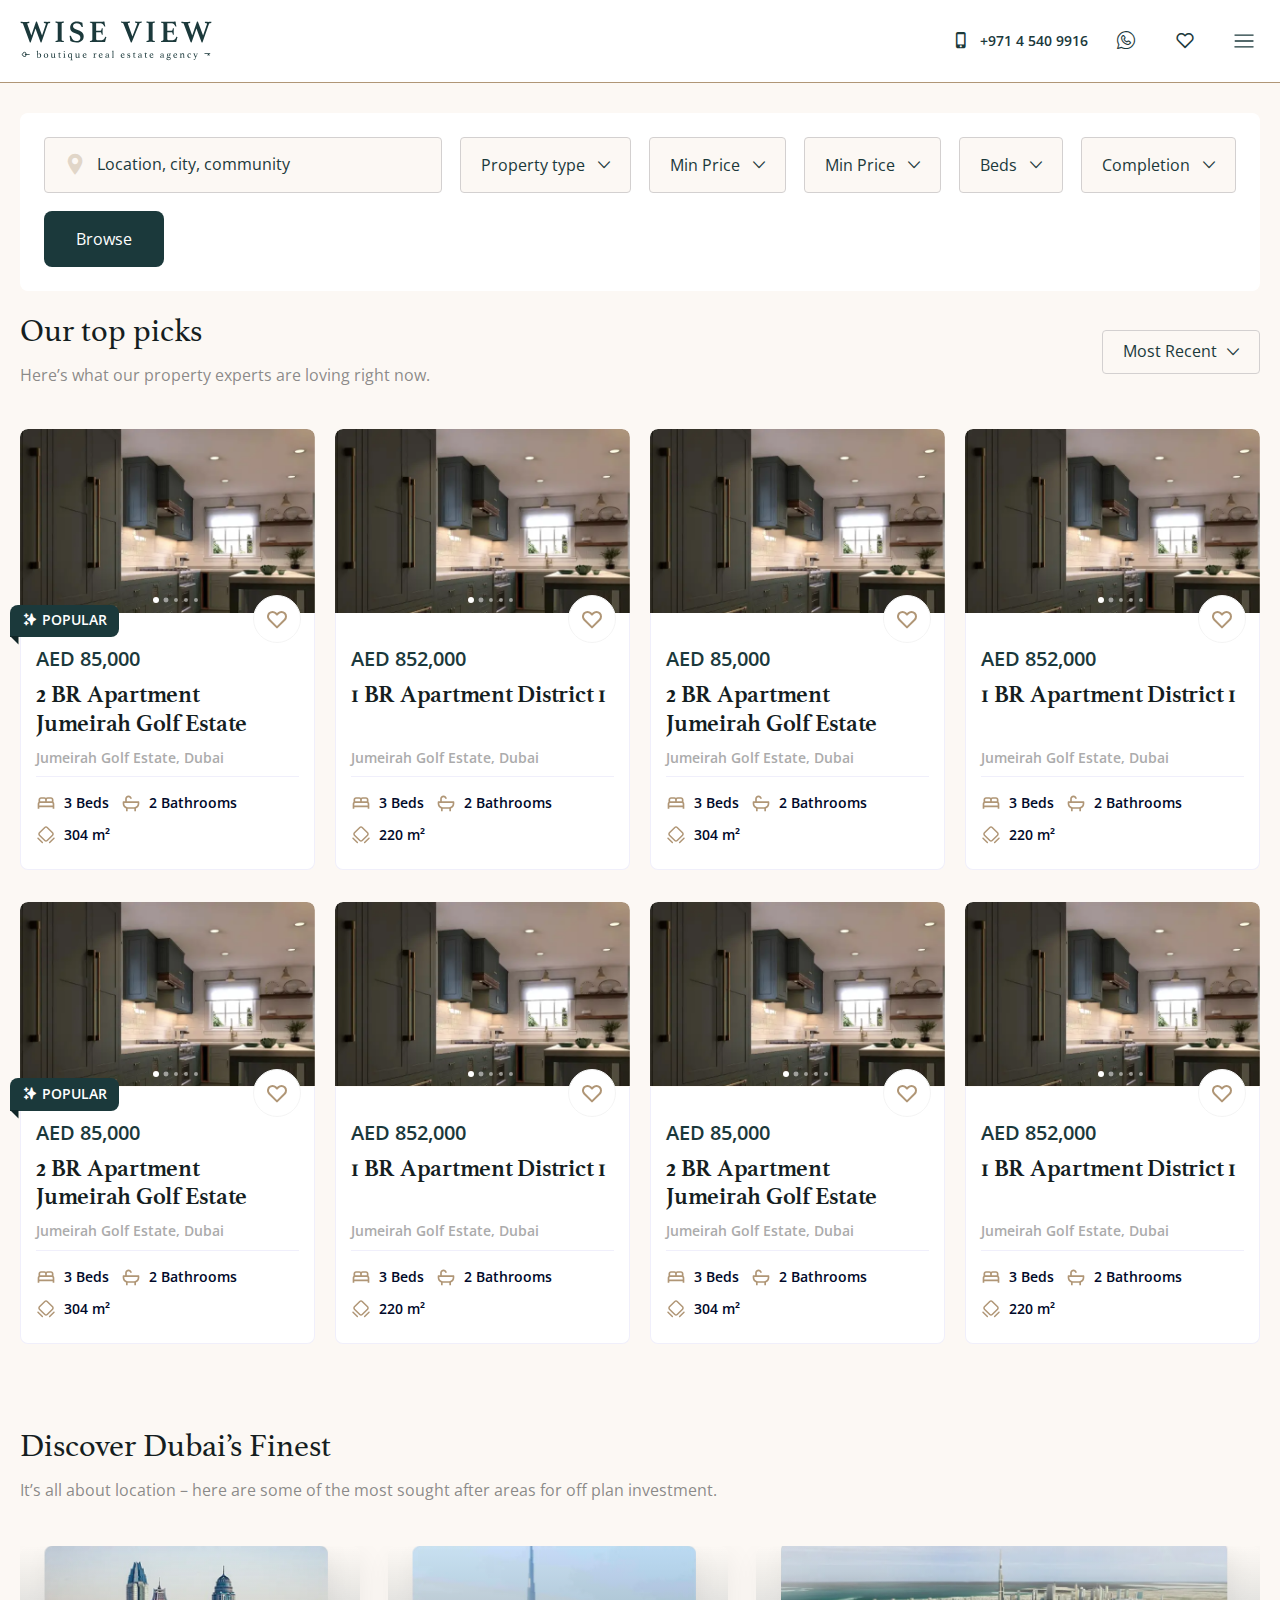
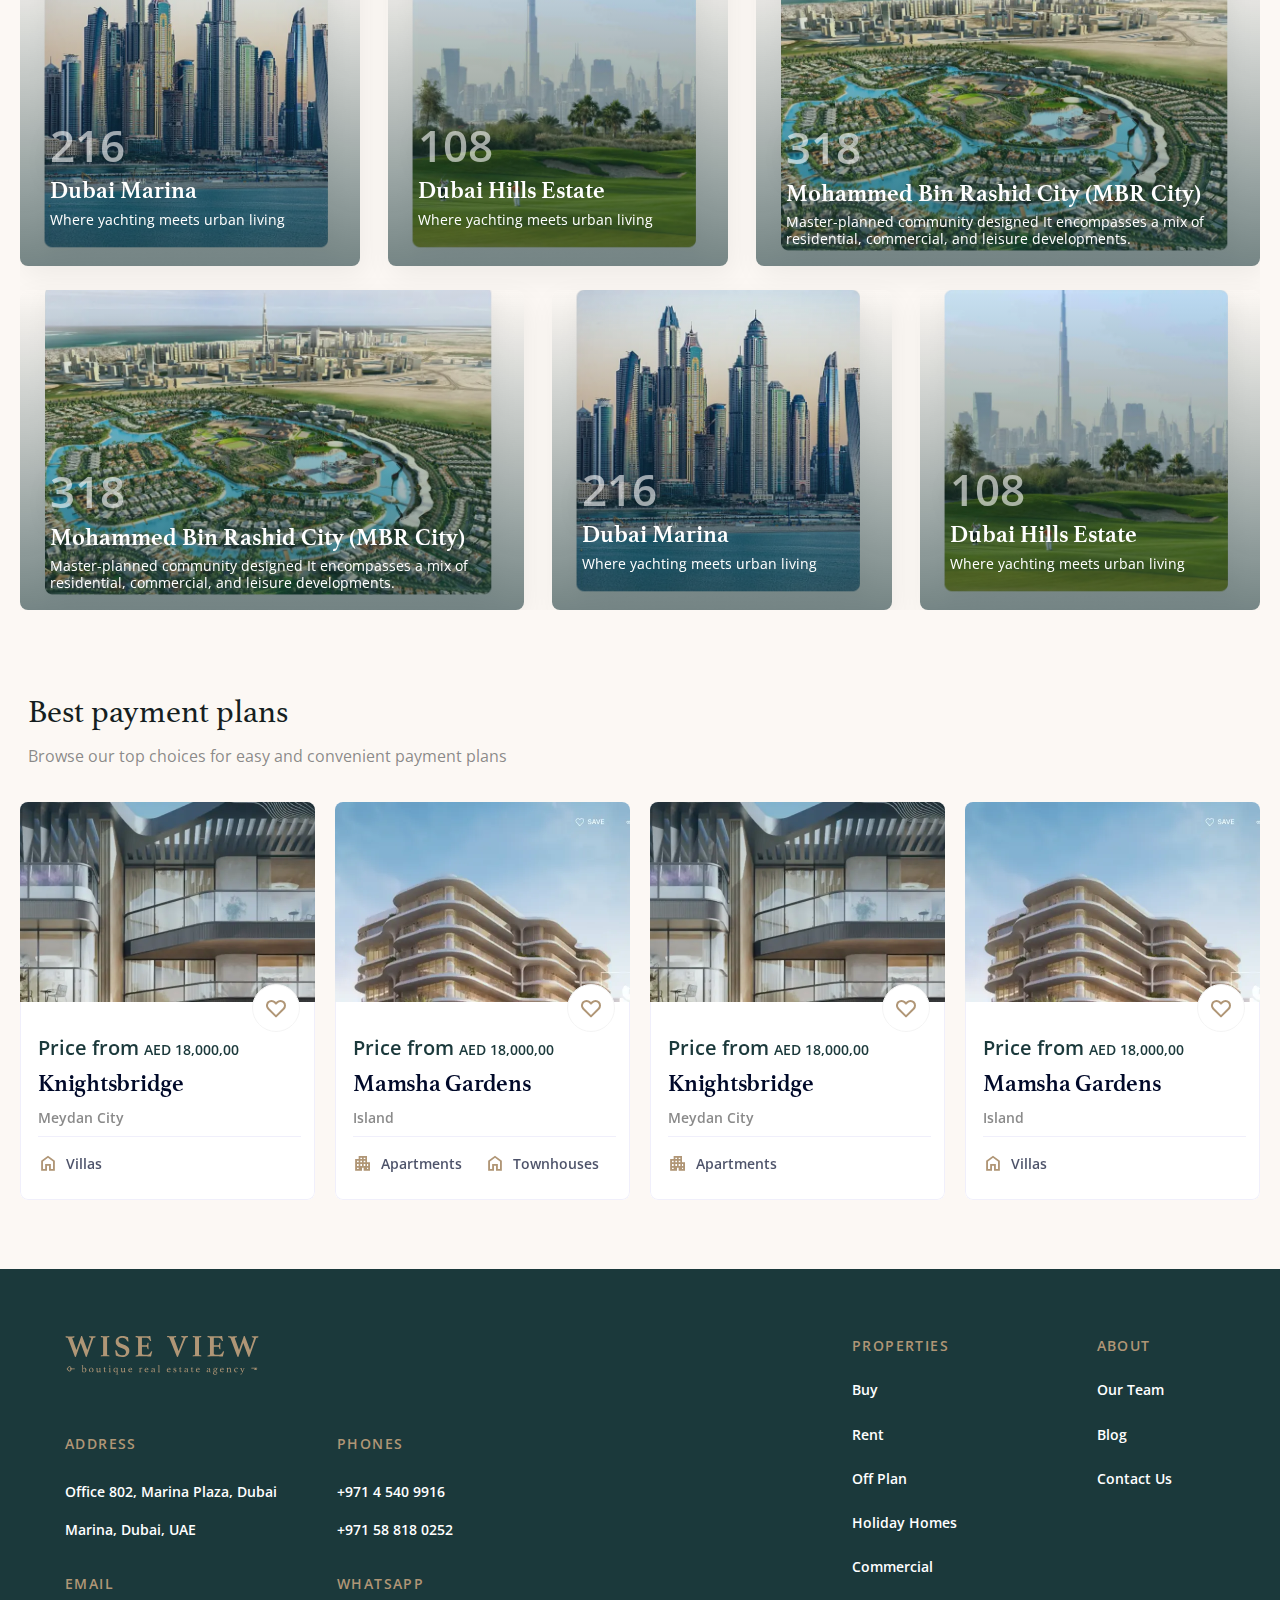
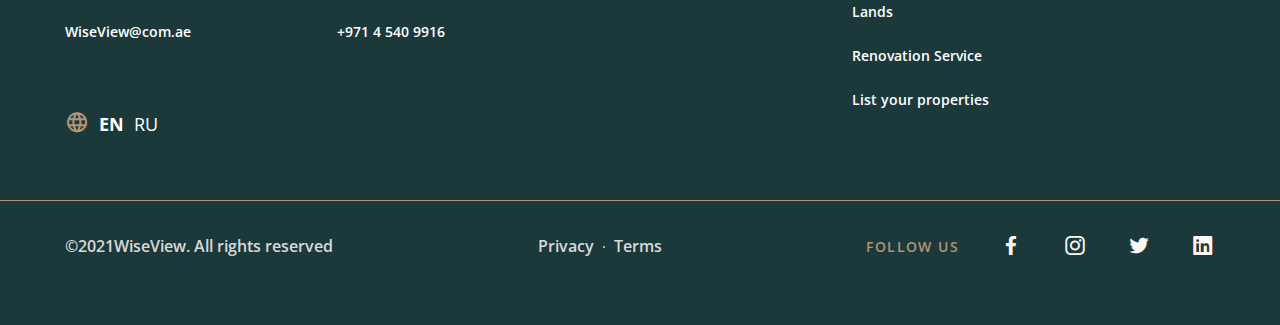
<file: off-plan.html>
<!doctype html>
<html lang="en">

<head>
	<title>Off plan page</title>
	<meta charset="UTF-8">
	<meta name="format-detection" content="telephone=no">
	<!-- <style>body{opacity: 0;}</style> -->
	<link rel="stylesheet" href="css/style.min.css?_v=20250102124318">
	<link rel="shortcut icon" href="favicon.ico">
	<!-- <meta name="robots" content="noindex, nofollow"> -->
	<meta name="viewport" content="width=device-width, initial-scale=1.0">
</head>

<body>
	<div class="wrapper">
		<header class="header" data-lp data-scroll="100">
			<div class="header__cnt">
				<a href="#" class="header__logo">
					<picture>
						<source srcset="img/mobile-logo.svg" media="(max-width: 991.98px)" />
						<source srcset="img/logo-desk.svg" media="(min-width: 991.99px)" />
						<img src="img/mobile-logo.svg" alt="Опис зображення" />
					</picture>
				</a>
				<div class="header__menu menu">
					<nav class="menu__mobile-top">
						<ul class="menu__list">
							<li class="menu__item">
								<a href="tel:+97145409916" class="menu__link menu__link--number">
									<i class="_icon-iphone"></i><span>+971 4 540 9916</span>
								</a>
							</li>
							<li class="menu__item">
								<a href="@" class="menu__link">
									<i class="_icon-what-sec"></i>
								</a>
							</li>
							<li class="menu__item">
								<a href="@" class="menu__link menu__link--fav">
									<i class="_icon-fav-sec"></i>
								</a>
							</li>
						</ul>
					</nav>
					<button type="button" class="menu__icon icon-menu">
						<img src="img/menu-desk.svg" alt="burger icon" />
					</button>
				</div>
				<nav class="menu__mobile">
					<div class="menu__top">
						<ul class="menu__lang">
							<li>
								<i class="_icon-lang"></i>
							</li>
							<li><a href="#" class="active">En</a></li>
							<li><a href="#">Ru</a></li>
						</ul>
						<button type="button" class="menu__icon-close icon-menu">
							<img src="img/menu-mob.svg" alt="menu icon" />
						</button>
					</div>
					<div class="menu__links">
						<div class="menu__prop">
							<h2 class="menu__ttl">PROPERTIES</h2>
							<ul>
								<li><a href="#">Buy</a></li>
								<li><a href="#">Rent</a></li>
								<li><a href="#">Off Plan</a></li>
								<li><a href="#">Holiday Homes</a></li>
								<li><a href="#">Commercial</a></li>
								<li><a href="#">Renovation Service</a></li>
								<li><a href="#">List your properties</a></li>
							</ul>
						</div>
						<div class="menu__prop">
							<h2 class="menu__ttl">ABOUT</h2>
							<ul>
								<li><a href="#">Our Team</a></li>
								<li><a href="#">Blog</a></li>
								<li><a href="#">Contact Us</a></li>
							</ul>
						</div>
					</div>
					<ul class="menu__about">
						<li class="menu__sub-item">
							<h2 class="menu__ttl">Address</h2>
							<ul>
								<li>
									<address>
										Office 802, Marina Plaza, Dubai Marina, Dubai,
										UAE
									</address>
								</li>
							</ul>
						</li>
						<li class="menu__sub-item">
							<h2 class="menu__ttl">Phones</h2>
							<ul>
								<li>
									<a href="tel:+97145409916">+971 4 540 9916</a>
								</li>
								<li>
									<a href="tel:+971588180252">+971 58 818 0252</a>
								</li>
							</ul>
						</li>
						<li class="menu__sub-item">
							<h2 class="menu__ttl">Email</h2>
							<ul>
								<li>
									<a href="mailto:WiseView@com.ae">WiseView@com.ae</a>
								</li>
							</ul>
						</li>
						<li class="menu__sub-item">
							<h2 class="menu__ttl">Whatsapp</h2>
							<ul>
								<li><a href="#">+971 4 540 9916</a></li>
							</ul>
						</li>
					</ul>
					<div class="menu__social">
						<h2 class="menu__ttl">Follow Us</h2>
						<ul>
							<li>
								<a href="#" target="_blank" class="_icon-facebook"></a>
							</li>
							<li>
								<a href="#" target="_blank" class="_icon-instagram"></a>
							</li>
							<li>
								<a href="#" target="_blank" class="_icon-twitter"></a>
							</li>
							<li>
								<a href="#" target="_blank" class="_icon-linkedin"></a>
							</li>
						</ul>
					</div>
				</nav>
			</div>
		</header>

		<main class="off-plan">
			<section class="buy__main">
				<div class="buy__cnt">
					<form action="#" method="post" class="buy__filters filters" data-one-select>
						<div class="filters__input">
							<i class="_icon-location"></i>
							<input autocomplete="off" type="text" name="location" placeholder="Location, city, community" class="input" />
						</div>
						<div class="filters__line">
							<select name="propertyType" data-class-modif="form" data-show-selected>
								<option value="" selected>
									Property type
								</option>
								<option value="Apartment">Apartment</option>
								<option value="Villa">Villa</option>
								<option value="Townhouse">Townhouse</option>
								<option value="Penthouse">Penthouse</option>
								<option value="Short Term">
									Short Term
								</option>
								<option value="Duplex">Duplex</option>
							</select>
						</div>
						<div class="filters__line">
							<select name="minPrice" data-class-modif="form" data-show-selected>
								<option value="" selected>Min Price</option>
								<option value="AED 300,000">
									AED 300,000
								</option>
								<option value="AED 400,000">
									AED 400,000
								</option>
								<option value="AED 500,000">
									AED 500,000
								</option>
								<option value="AED 600,000">
									AED 600,000
								</option>
								<option value="AED 700,000">
									AED 700,000
								</option>
								<option value="AED 800,000">
									AED 800,000
								</option>
								<option value="AED 900,000">
									AED 900,000
								</option>
								<option value="AED 1000,000">
									AED 1000,000
								</option>
							</select>
						</div>
						<div class="filters__line">
							<select name="maxPrice" data-class-modif="form" data-show-selected>
								<option value="" selected>Min Price</option>
								<option value="AED 300,000">
									AED 300,000
								</option>
								<option value="AED 400,000">
									AED 400,000
								</option>
								<option value="AED 500,000">
									AED 500,000
								</option>
								<option value="AED 600,000">
									AED 600,000
								</option>
								<option value="AED 700,000">
									AED 700,000
								</option>
								<option value="AED 800,000">
									AED 800,000
								</option>
								<option value="AED 900,000">
									AED 900,000
								</option>
								<option value="AED 1000,000">
									AED 1000,000
								</option>
							</select>
						</div>
						<div class="filters__line">
							<select name="beds" data-class-modif="form" data-show-selected>
								<option value="" selected>Beds</option>
								<option value="All">All</option>
								<option value="Studio">Studio</option>
								<option value="1">1</option>
								<option value="2">2</option>
								<option value="3">3</option>
								<option value="4">4</option>
								<option value="5">5</option>
								<option value="6+">6+</option>
							</select>
						</div>
						<div class="filters__line">
							<select name="completion" data-class-modif="form" data-show-selected>
								<option value="" selected>
									Completion
								</option>
								<option value="Apartment">Apartment</option>
								<option value="Villa">Villa</option>
								<option value="Townhouse">Townhouse</option>
								<option value="Penthouse">Penthouse</option>
								<option value="Short Term">
									Short Term
								</option>
								<option value="Duplex">Duplex</option>
							</select>
						</div>
						<div class="filters__action">
							<button type="submit" class="filters__btn btn">
								Browse
							</button>
						</div>
					</form>
					<div class="buy__result">
						<div class="buy__body-result">
							<h1 class="buy__ttl">
								Our top picks
							</h1>
							<p class="buy__value">
								Here’s what our property experts are loving right now.
							</p>
						</div>
						<div class="buy__body-actions">
							<button data-popup="#mobFilters" type="button" class="buy__filter-btn">
								Filter
							</button>
							<select name="sortFilter" data-class-modif="most-recent" data-show-selected>
								<option value="Most Recent" selected>
									Most Recent
								</option>
								<option value="Highest Price">
									Highest Price
								</option>
								<option value="Lowest Price">
									Lowest Price
								</option>
							</select>
						</div>
					</div>
					<ul class="buy__list list">
						<li>
							<a href="#" class="buy__card card-prop">
								<div class="card-prop__gallery">
									<div class="card-prop__slider swiper">
										<!-- Частина слайдера, що рухається -->
										<div class="card-prop__wrapper swiper-wrapper">
											<div class="card-prop__slide swiper-slide">
												<img data-src="img/cards/image_05.webp" src="img/cards/1x1.webp" class="swiper-lazy" alt="image" />
												<div class="swiper-lazy-preloader"></div>
											</div>
											<div class="card-prop__slide swiper-slide">
												<img data-src="img/cards/image_02.webp" src="img/cards/1x1.webp" class="swiper-lazy" alt="image" />
											</div>
											<div class="card-prop__slide swiper-slide">
												<img data-src="img/cards/image_03.webp" src="img/cards/1x1.webp" class="swiper-lazy" alt="image" />
											</div>
											<div class="card-prop__slide swiper-slide">
												<img data-src="img/cards/image_04.webp" src="img/cards/1x1.webp" class="swiper-lazy" alt="image" />
											</div>
											<div class="card-prop__slide swiper-slide">
												<img data-src="img/cards/image_06.webp" src="img/cards/1x1.webp" class="swiper-lazy" alt="image" />
											</div>
										</div>

										<span class="card-prop__swiper-button-prev">
											<img src="img/icons/btn-arr.svg" alt="icon" />
										</span>
										<span class="card-prop__swiper-button-next">
											<img src="img/icons/btn-arr.svg" alt="icon" />
										</span>
										<div class="card-prop__s-p s-p"></div>
									</div>
									<div class="card-prop__label popular-lb">
										<i class="_icon-popular"></i>
										POPULAR
									</div>
									<span class="card-prop__favorite">
										<svg xmlns="http://www.w3.org/2000/svg" width="24" height="24" viewBox="0 0 24 24" fill="none">
											<rect width="24" height="24" fill="white" />
											<path d="M4.31804 6.31804C3.90017 6.7359 3.5687 7.23198 3.34255 7.77795C3.1164 8.32392 3 8.90909 3 9.50004C3 10.091 3.1164 10.6762 3.34255 11.2221C3.5687 11.7681 3.90017 12.2642 4.31804 12.682L12 20.364L19.682 12.682C20.526 11.8381 21.0001 10.6935 21.0001 9.50004C21.0001 8.30656 20.526 7.16196 19.682 6.31804C18.8381 5.47412 17.6935 5.00001 16.5 5.00001C15.3066 5.00001 14.162 5.47412 13.318 6.31804L12 7.63604L10.682 6.31804C10.2642 5.90017 9.7681 5.5687 9.22213 5.34255C8.67616 5.1164 8.09099 5 7.50004 5C6.90909 5 6.32392 5.1164 5.77795 5.34255C5.23198 5.5687 4.7359 5.90017 4.31804 6.31804V6.31804Z" fill="#B09676" stroke="#B09676" stroke-width="2" stroke-linecap="round" stroke-linejoin="round" />
										</svg>
									</span>
								</div>
								<div class="card-prop__body">
									<div class="card-prop__about">
										<p class="card-prop__price">
											AED 85,000
										</p>
										<h3 class="card-prop__ttl">
											2 BR Apartment Jumeirah Golf
											Estate
										</h3>
									</div>
									<p class="card-prop__loc">
										Jumeirah Golf Estate, Dubai
									</p>
									<ul class="card-prop__characteristic">
										<li>
											<i><img src="img/icons/bed.svg" alt="icon" /></i><span>3 Beds</span>
										</li>
										<li>
											<i><img src="img/icons/bath.svg" alt="icon" /></i><span>2 Bathrooms</span>
										</li>
										<li>
											<i><img src="img/icons/square-meters.svg" alt="icon" /></i><span>304 m²</span>
										</li>
									</ul>
								</div>
							</a>
						</li>
						<li>
							<a href="#" class="buy__card card-prop">
								<div class="card-prop__gallery">
									<div class="card-prop__slider swiper">
										<div class="card-prop__wrapper swiper-wrapper">
											<div class="card-prop__slide swiper-slide">
												<img data-src="img/cards/image_05.webp" src="img/cards/1x1.webp" class="swiper-lazy" alt="image" />
												<div class="swiper-lazy-preloader"></div>
											</div>
											<div class="card-prop__slide swiper-slide">
												<img data-src="img/cards/image_02.webp" src="img/cards/1x1.webp" class="swiper-lazy" alt="image" />
											</div>
											<div class="card-prop__slide swiper-slide">
												<img data-src="img/cards/image_03.webp" src="img/cards/1x1.webp" class="swiper-lazy" alt="image" />
											</div>
											<div class="card-prop__slide swiper-slide">
												<img data-src="img/cards/image_04.webp" src="img/cards/1x1.webp" class="swiper-lazy" alt="image" />
											</div>
											<div class="card-prop__slide swiper-slide">
												<img data-src="img/cards/image_06.webp" src="img/cards/1x1.webp" class="swiper-lazy" alt="image" />
											</div>
										</div>

										<span class="card-prop__swiper-button-prev">
											<img src="img/icons/btn-arr.svg" alt="icon" />
										</span>
										<span class="card-prop__swiper-button-next">
											<img src="img/icons/btn-arr.svg" alt="icon" />
										</span>
										<div class="card-prop__s-p s-p"></div>
									</div>
									<span class="card-prop__favorite">
										<svg xmlns="http://www.w3.org/2000/svg" width="24" height="24" viewBox="0 0 24 24" fill="none">
											<rect width="24" height="24" fill="white" />
											<path d="M4.31804 6.31804C3.90017 6.7359 3.5687 7.23198 3.34255 7.77795C3.1164 8.32392 3 8.90909 3 9.50004C3 10.091 3.1164 10.6762 3.34255 11.2221C3.5687 11.7681 3.90017 12.2642 4.31804 12.682L12 20.364L19.682 12.682C20.526 11.8381 21.0001 10.6935 21.0001 9.50004C21.0001 8.30656 20.526 7.16196 19.682 6.31804C18.8381 5.47412 17.6935 5.00001 16.5 5.00001C15.3066 5.00001 14.162 5.47412 13.318 6.31804L12 7.63604L10.682 6.31804C10.2642 5.90017 9.7681 5.5687 9.22213 5.34255C8.67616 5.1164 8.09099 5 7.50004 5C6.90909 5 6.32392 5.1164 5.77795 5.34255C5.23198 5.5687 4.7359 5.90017 4.31804 6.31804V6.31804Z" fill="#B09676" stroke="#B09676" stroke-width="2" stroke-linecap="round" stroke-linejoin="round" />
										</svg>
									</span>
								</div>
								<div class="card-prop__body">
									<div class="card-prop__about">
										<p class="card-prop__price">
											AED 852,000
										</p>
										<h3 class="card-prop__ttl">
											1 BR Apartment District 1
										</h3>
									</div>
									<p class="card-prop__loc">
										Jumeirah Golf Estate, Dubai
									</p>
									<ul class="card-prop__characteristic">
										<li>
											<i><img src="img/icons/bed.svg" alt="icon" /></i><span>3 Beds</span>
										</li>
										<li>
											<i><img src="img/icons/bath.svg" alt="icon" /></i><span>2 Bathrooms</span>
										</li>
										<li>
											<i><img src="img/icons/square-meters.svg" alt="icon" /></i><span>220 m²</span>
										</li>
									</ul>
								</div>
							</a>
						</li>
						<li>
							<a href="#" class="buy__card card-prop">
								<div class="card-prop__gallery">
									<div class="card-prop__slider swiper">
										<div class="card-prop__wrapper swiper-wrapper">
											<div class="card-prop__slide swiper-slide">
												<img data-src="img/cards/image_05.webp" src="img/cards/1x1.webp" class="swiper-lazy" alt="image" />
												<div class="swiper-lazy-preloader"></div>
											</div>
											<div class="card-prop__slide swiper-slide">
												<img data-src="img/cards/image_02.webp" src="img/cards/1x1.webp" class="swiper-lazy" alt="image" />
											</div>
											<div class="card-prop__slide swiper-slide">
												<img data-src="img/cards/image_03.webp" src="img/cards/1x1.webp" class="swiper-lazy" alt="image" />
											</div>
											<div class="card-prop__slide swiper-slide">
												<img data-src="img/cards/image_04.webp" src="img/cards/1x1.webp" class="swiper-lazy" alt="image" />
											</div>
											<div class="card-prop__slide swiper-slide">
												<img data-src="img/cards/image_06.webp" src="img/cards/1x1.webp" class="swiper-lazy" alt="image" />
											</div>
										</div>
										<span class="card-prop__swiper-button-prev">
											<img src="img/icons/btn-arr.svg" alt="icon" />
										</span>
										<span class="card-prop__swiper-button-next">
											<img src="img/icons/btn-arr.svg" alt="icon" />
										</span>
										<div class="card-prop__s-p"></div>
									</div>
									<span class="card-prop__favorite">
										<svg xmlns="http://www.w3.org/2000/svg" width="24" height="24" viewBox="0 0 24 24" fill="none">
											<rect width="24" height="24" fill="white" />
											<path d="M4.31804 6.31804C3.90017 6.7359 3.5687 7.23198 3.34255 7.77795C3.1164 8.32392 3 8.90909 3 9.50004C3 10.091 3.1164 10.6762 3.34255 11.2221C3.5687 11.7681 3.90017 12.2642 4.31804 12.682L12 20.364L19.682 12.682C20.526 11.8381 21.0001 10.6935 21.0001 9.50004C21.0001 8.30656 20.526 7.16196 19.682 6.31804C18.8381 5.47412 17.6935 5.00001 16.5 5.00001C15.3066 5.00001 14.162 5.47412 13.318 6.31804L12 7.63604L10.682 6.31804C10.2642 5.90017 9.7681 5.5687 9.22213 5.34255C8.67616 5.1164 8.09099 5 7.50004 5C6.90909 5 6.32392 5.1164 5.77795 5.34255C5.23198 5.5687 4.7359 5.90017 4.31804 6.31804V6.31804Z" fill="#B09676" stroke="#B09676" stroke-width="2" stroke-linecap="round" stroke-linejoin="round" />
										</svg>
									</span>
								</div>
								<div class="card-prop__body">
									<div class="card-prop__about">
										<p class="card-prop__price">
											AED 85,000
										</p>
										<h3 class="card-prop__ttl">
											2 BR Apartment Jumeirah Golf
											Estate
										</h3>
									</div>
									<p class="card-prop__loc">
										Jumeirah Golf Estate, Dubai
									</p>
									<ul class="card-prop__characteristic">
										<li>
											<i><img src="img/icons/bed.svg" alt="icon" /></i><span>3 Beds</span>
										</li>
										<li>
											<i><img src="img/icons/bath.svg" alt="icon" /></i><span>2 Bathrooms</span>
										</li>
										<li>
											<i><img src="img/icons/square-meters.svg" alt="icon" /></i><span>304 m²</span>
										</li>
									</ul>
								</div>
							</a>
						</li>
						<li>
							<a href="#" class="buy__card card-prop">
								<div class="card-prop__gallery">
									<div class="card-prop__slider swiper">
										<div class="card-prop__wrapper swiper-wrapper">
											<div class="card-prop__slide swiper-slide">
												<img data-src="img/cards/image_05.webp" src="img/cards/1x1.webp" class="swiper-lazy" alt="image" />
												<div class="swiper-lazy-preloader"></div>
											</div>
											<div class="card-prop__slide swiper-slide">
												<img data-src="img/cards/image_02.webp" src="img/cards/1x1.webp" class="swiper-lazy" alt="image" />
											</div>
											<div class="card-prop__slide swiper-slide">
												<img data-src="img/cards/image_03.webp" src="img/cards/1x1.webp" class="swiper-lazy" alt="image" />
											</div>
											<div class="card-prop__slide swiper-slide">
												<img data-src="img/cards/image_04.webp" src="img/cards/1x1.webp" class="swiper-lazy" alt="image" />
											</div>
											<div class="card-prop__slide swiper-slide">
												<img data-src="img/cards/image_06.webp" src="img/cards/1x1.webp" class="swiper-lazy" alt="image" />
											</div>
										</div>

										<span class="card-prop__swiper-button-prev">
											<img src="img/icons/btn-arr.svg" alt="icon" />
										</span>
										<span class="card-prop__swiper-button-next">
											<img src="img/icons/btn-arr.svg" alt="icon" />
										</span>
										<div class="card-prop__s-p s-p"></div>
									</div>
									<span class="card-prop__favorite">
										<svg xmlns="http://www.w3.org/2000/svg" width="24" height="24" viewBox="0 0 24 24" fill="none">
											<rect width="24" height="24" fill="white" />
											<path d="M4.31804 6.31804C3.90017 6.7359 3.5687 7.23198 3.34255 7.77795C3.1164 8.32392 3 8.90909 3 9.50004C3 10.091 3.1164 10.6762 3.34255 11.2221C3.5687 11.7681 3.90017 12.2642 4.31804 12.682L12 20.364L19.682 12.682C20.526 11.8381 21.0001 10.6935 21.0001 9.50004C21.0001 8.30656 20.526 7.16196 19.682 6.31804C18.8381 5.47412 17.6935 5.00001 16.5 5.00001C15.3066 5.00001 14.162 5.47412 13.318 6.31804L12 7.63604L10.682 6.31804C10.2642 5.90017 9.7681 5.5687 9.22213 5.34255C8.67616 5.1164 8.09099 5 7.50004 5C6.90909 5 6.32392 5.1164 5.77795 5.34255C5.23198 5.5687 4.7359 5.90017 4.31804 6.31804V6.31804Z" fill="#B09676" stroke="#B09676" stroke-width="2" stroke-linecap="round" stroke-linejoin="round" />
										</svg>
									</span>
								</div>
								<div class="card-prop__body">
									<div class="card-prop__about">
										<p class="card-prop__price">
											AED 852,000
										</p>
										<h3 class="card-prop__ttl">
											1 BR Apartment District 1
										</h3>
									</div>
									<p class="card-prop__loc">
										Jumeirah Golf Estate, Dubai
									</p>
									<ul class="card-prop__characteristic">
										<li>
											<i><img src="img/icons/bed.svg" alt="icon" /></i><span>3 Beds</span>
										</li>
										<li>
											<i><img src="img/icons/bath.svg" alt="icon" /></i><span>2 Bathrooms</span>
										</li>
										<li>
											<i><img src="img/icons/square-meters.svg" alt="icon" /></i><span>220 m²</span>
										</li>
									</ul>
								</div>
							</a>
						</li>
						<li>
							<a href="#" class="buy__card card-prop">
								<div class="card-prop__gallery">
									<div class="card-prop__slider swiper">
										<div class="card-prop__wrapper swiper-wrapper">
											<div class="card-prop__slide swiper-slide">
												<img data-src="img/cards/image_05.webp" src="img/cards/1x1.webp" class="swiper-lazy" alt="image" />
												<div class="swiper-lazy-preloader"></div>
											</div>
											<div class="card-prop__slide swiper-slide">
												<img data-src="img/cards/image_02.webp" src="img/cards/1x1.webp" class="swiper-lazy" alt="image" />
											</div>
											<div class="card-prop__slide swiper-slide">
												<img data-src="img/cards/image_03.webp" src="img/cards/1x1.webp" class="swiper-lazy" alt="image" />
											</div>
											<div class="card-prop__slide swiper-slide">
												<img data-src="img/cards/image_04.webp" src="img/cards/1x1.webp" class="swiper-lazy" alt="image" />
											</div>
											<div class="card-prop__slide swiper-slide">
												<img data-src="img/cards/image_06.webp" src="img/cards/1x1.webp" class="swiper-lazy" alt="image" />
											</div>
										</div>

										<span class="card-prop__swiper-button-prev">
											<img src="img/icons/btn-arr.svg" alt="icon" />
										</span>
										<span class="card-prop__swiper-button-next">
											<img src="img/icons/btn-arr.svg" alt="icon" />
										</span>
										<div class="card-prop__s-p s-p"></div>
									</div>
									<div class="card-prop__label popular-lb">
										<i class="_icon-popular"></i>
										POPULAR
									</div>
									<span class="card-prop__favorite">
										<svg xmlns="http://www.w3.org/2000/svg" width="24" height="24" viewBox="0 0 24 24" fill="none">
											<rect width="24" height="24" fill="white" />
											<path d="M4.31804 6.31804C3.90017 6.7359 3.5687 7.23198 3.34255 7.77795C3.1164 8.32392 3 8.90909 3 9.50004C3 10.091 3.1164 10.6762 3.34255 11.2221C3.5687 11.7681 3.90017 12.2642 4.31804 12.682L12 20.364L19.682 12.682C20.526 11.8381 21.0001 10.6935 21.0001 9.50004C21.0001 8.30656 20.526 7.16196 19.682 6.31804C18.8381 5.47412 17.6935 5.00001 16.5 5.00001C15.3066 5.00001 14.162 5.47412 13.318 6.31804L12 7.63604L10.682 6.31804C10.2642 5.90017 9.7681 5.5687 9.22213 5.34255C8.67616 5.1164 8.09099 5 7.50004 5C6.90909 5 6.32392 5.1164 5.77795 5.34255C5.23198 5.5687 4.7359 5.90017 4.31804 6.31804V6.31804Z" fill="#B09676" stroke="#B09676" stroke-width="2" stroke-linecap="round" stroke-linejoin="round" />
										</svg>
									</span>
								</div>
								<div class="card-prop__body">
									<div class="card-prop__about">
										<p class="card-prop__price">
											AED 85,000
										</p>
										<h3 class="card-prop__ttl">
											2 BR Apartment Jumeirah Golf
											Estate
										</h3>
									</div>
									<p class="card-prop__loc">
										Jumeirah Golf Estate, Dubai
									</p>
									<ul class="card-prop__characteristic">
										<li>
											<i><img src="img/icons/bed.svg" alt="icon" /></i><span>3 Beds</span>
										</li>
										<li>
											<i><img src="img/icons/bath.svg" alt="icon" /></i><span>2 Bathrooms</span>
										</li>
										<li>
											<i><img src="img/icons/square-meters.svg" alt="icon" /></i><span>304 m²</span>
										</li>
									</ul>
								</div>
							</a>
						</li>
						<li>
							<a href="#" class="buy__card card-prop">
								<div class="card-prop__gallery">
									<div class="card-prop__slider swiper">
										<div class="card-prop__wrapper swiper-wrapper">
											<div class="card-prop__slide swiper-slide">
												<img data-src="img/cards/image_05.webp" src="img/cards/1x1.webp" class="swiper-lazy" alt="image" />
												<div class="swiper-lazy-preloader"></div>
											</div>
											<div class="card-prop__slide swiper-slide">
												<img data-src="img/cards/image_02.webp" src="img/cards/1x1.webp" class="swiper-lazy" alt="image" />
											</div>
											<div class="card-prop__slide swiper-slide">
												<img data-src="img/cards/image_03.webp" src="img/cards/1x1.webp" class="swiper-lazy" alt="image" />
											</div>
											<div class="card-prop__slide swiper-slide">
												<img data-src="img/cards/image_04.webp" src="img/cards/1x1.webp" class="swiper-lazy" alt="image" />
											</div>
											<div class="card-prop__slide swiper-slide">
												<img data-src="img/cards/image_06.webp" src="img/cards/1x1.webp" class="swiper-lazy" alt="image" />
											</div>
										</div>

										<span class="card-prop__swiper-button-prev">
											<img src="img/icons/btn-arr.svg" alt="icon" />
										</span>
										<span class="card-prop__swiper-button-next">
											<img src="img/icons/btn-arr.svg" alt="icon" />
										</span>
										<div class="card-prop__s-p s-p"></div>
									</div>
									<span class="card-prop__favorite">
										<svg xmlns="http://www.w3.org/2000/svg" width="24" height="24" viewBox="0 0 24 24" fill="none">
											<rect width="24" height="24" fill="white" />
											<path d="M4.31804 6.31804C3.90017 6.7359 3.5687 7.23198 3.34255 7.77795C3.1164 8.32392 3 8.90909 3 9.50004C3 10.091 3.1164 10.6762 3.34255 11.2221C3.5687 11.7681 3.90017 12.2642 4.31804 12.682L12 20.364L19.682 12.682C20.526 11.8381 21.0001 10.6935 21.0001 9.50004C21.0001 8.30656 20.526 7.16196 19.682 6.31804C18.8381 5.47412 17.6935 5.00001 16.5 5.00001C15.3066 5.00001 14.162 5.47412 13.318 6.31804L12 7.63604L10.682 6.31804C10.2642 5.90017 9.7681 5.5687 9.22213 5.34255C8.67616 5.1164 8.09099 5 7.50004 5C6.90909 5 6.32392 5.1164 5.77795 5.34255C5.23198 5.5687 4.7359 5.90017 4.31804 6.31804V6.31804Z" fill="#B09676" stroke="#B09676" stroke-width="2" stroke-linecap="round" stroke-linejoin="round" />
										</svg>
									</span>
								</div>
								<div class="card-prop__body">
									<div class="card-prop__about">
										<p class="card-prop__price">
											AED 852,000
										</p>
										<h3 class="card-prop__ttl">
											1 BR Apartment District 1
										</h3>
									</div>
									<p class="card-prop__loc">
										Jumeirah Golf Estate, Dubai
									</p>
									<ul class="card-prop__characteristic">
										<li>
											<i><img src="img/icons/bed.svg" alt="icon" /></i><span>3 Beds</span>
										</li>
										<li>
											<i><img src="img/icons/bath.svg" alt="icon" /></i><span>2 Bathrooms</span>
										</li>
										<li>
											<i><img src="img/icons/square-meters.svg" alt="icon" /></i><span>220 m²</span>
										</li>
									</ul>
								</div>
							</a>
						</li>
						<li>
							<a href="#" class="buy__card card-prop">
								<div class="card-prop__gallery">
									<div class="card-prop__slider swiper">
										<div class="card-prop__wrapper swiper-wrapper">
											<div class="card-prop__slide swiper-slide">
												<img data-src="img/cards/image_05.webp" src="img/cards/1x1.webp" class="swiper-lazy" alt="image" />
												<div class="swiper-lazy-preloader"></div>
											</div>
											<div class="card-prop__slide swiper-slide">
												<img data-src="img/cards/image_02.webp" src="img/cards/1x1.webp" class="swiper-lazy" alt="image" />
											</div>
											<div class="card-prop__slide swiper-slide">
												<img data-src="img/cards/image_03.webp" src="img/cards/1x1.webp" class="swiper-lazy" alt="image" />
											</div>
											<div class="card-prop__slide swiper-slide">
												<img data-src="img/cards/image_04.webp" src="img/cards/1x1.webp" class="swiper-lazy" alt="image" />
											</div>
											<div class="card-prop__slide swiper-slide">
												<img data-src="img/cards/image_06.webp" src="img/cards/1x1.webp" class="swiper-lazy" alt="image" />
											</div>
										</div>
										<span class="card-prop__swiper-button-prev">
											<img src="img/icons/btn-arr.svg" alt="icon" />
										</span>
										<span class="card-prop__swiper-button-next">
											<img src="img/icons/btn-arr.svg" alt="icon" />
										</span>
										<div class="card-prop__s-p s-p"></div>
									</div>
									<span class="card-prop__favorite">
										<svg xmlns="http://www.w3.org/2000/svg" width="24" height="24" viewBox="0 0 24 24" fill="none">
											<rect width="24" height="24" fill="white" />
											<path d="M4.31804 6.31804C3.90017 6.7359 3.5687 7.23198 3.34255 7.77795C3.1164 8.32392 3 8.90909 3 9.50004C3 10.091 3.1164 10.6762 3.34255 11.2221C3.5687 11.7681 3.90017 12.2642 4.31804 12.682L12 20.364L19.682 12.682C20.526 11.8381 21.0001 10.6935 21.0001 9.50004C21.0001 8.30656 20.526 7.16196 19.682 6.31804C18.8381 5.47412 17.6935 5.00001 16.5 5.00001C15.3066 5.00001 14.162 5.47412 13.318 6.31804L12 7.63604L10.682 6.31804C10.2642 5.90017 9.7681 5.5687 9.22213 5.34255C8.67616 5.1164 8.09099 5 7.50004 5C6.90909 5 6.32392 5.1164 5.77795 5.34255C5.23198 5.5687 4.7359 5.90017 4.31804 6.31804V6.31804Z" fill="#B09676" stroke="#B09676" stroke-width="2" stroke-linecap="round" stroke-linejoin="round" />
										</svg>
									</span>
								</div>
								<div class="card-prop__body">
									<div class="card-prop__about">
										<p class="card-prop__price">
											AED 85,000
										</p>
										<h3 class="card-prop__ttl">
											2 BR Apartment Jumeirah Golf
											Estate
										</h3>
									</div>
									<p class="card-prop__loc">
										Jumeirah Golf Estate, Dubai
									</p>
									<ul class="card-prop__characteristic">
										<li>
											<i><img src="img/icons/bed.svg" alt="icon" /></i><span>3 Beds</span>
										</li>
										<li>
											<i><img src="img/icons/bath.svg" alt="icon" /></i><span>2 Bathrooms</span>
										</li>
										<li>
											<i><img src="img/icons/square-meters.svg" alt="icon" /></i><span>304 m²</span>
										</li>
									</ul>
								</div>
							</a>
						</li>
						<li>
							<a href="#" class="buy__card card-prop">
								<div class="card-prop__gallery">
									<div class="card-prop__slider swiper">
										<div class="card-prop__wrapper swiper-wrapper">
											<div class="card-prop__slide swiper-slide">
												<img data-src="img/cards/image_05.webp" src="img/cards/1x1.webp" class="swiper-lazy" alt="image" />
												<div class="swiper-lazy-preloader"></div>
											</div>
											<div class="card-prop__slide swiper-slide">
												<img data-src="img/cards/image_02.webp" src="img/cards/1x1.webp" class="swiper-lazy" alt="image" />
											</div>
											<div class="card-prop__slide swiper-slide">
												<img data-src="img/cards/image_03.webp" src="img/cards/1x1.webp" class="swiper-lazy" alt="image" />
											</div>
											<div class="card-prop__slide swiper-slide">
												<img data-src="img/cards/image_04.webp" src="img/cards/1x1.webp" class="swiper-lazy" alt="image" />
											</div>
											<div class="card-prop__slide swiper-slide">
												<img data-src="img/cards/image_06.webp" src="img/cards/1x1.webp" class="swiper-lazy" alt="image" />
											</div>
										</div>

										<span class="card-prop__swiper-button-prev">
											<img src="img/icons/btn-arr.svg" alt="icon" />
										</span>
										<span class="card-prop__swiper-button-next">
											<img src="img/icons/btn-arr.svg" alt="icon" />
										</span>
										<div class="card-prop__s-p s-p"></div>
									</div>
									<span class="card-prop__favorite">
										<svg xmlns="http://www.w3.org/2000/svg" width="24" height="24" viewBox="0 0 24 24" fill="none">
											<rect width="24" height="24" fill="white" />
											<path d="M4.31804 6.31804C3.90017 6.7359 3.5687 7.23198 3.34255 7.77795C3.1164 8.32392 3 8.90909 3 9.50004C3 10.091 3.1164 10.6762 3.34255 11.2221C3.5687 11.7681 3.90017 12.2642 4.31804 12.682L12 20.364L19.682 12.682C20.526 11.8381 21.0001 10.6935 21.0001 9.50004C21.0001 8.30656 20.526 7.16196 19.682 6.31804C18.8381 5.47412 17.6935 5.00001 16.5 5.00001C15.3066 5.00001 14.162 5.47412 13.318 6.31804L12 7.63604L10.682 6.31804C10.2642 5.90017 9.7681 5.5687 9.22213 5.34255C8.67616 5.1164 8.09099 5 7.50004 5C6.90909 5 6.32392 5.1164 5.77795 5.34255C5.23198 5.5687 4.7359 5.90017 4.31804 6.31804V6.31804Z" fill="#B09676" stroke="#B09676" stroke-width="2" stroke-linecap="round" stroke-linejoin="round" />
										</svg>
										</sp>
								</div>
								<div class="card-prop__body">
									<div class="card-prop__about">
										<p class="card-prop__price">
											AED 852,000
										</p>
										<h3 class="card-prop__ttl">
											1 BR Apartment District 1
										</h3>
									</div>
									<p class="card-prop__loc">
										Jumeirah Golf Estate, Dubai
									</p>
									<ul class="card-prop__characteristic">
										<li>
											<i><img src="img/icons/bed.svg" alt="icon" /></i><span>3 Beds</span>
										</li>
										<li>
											<i><img src="img/icons/bath.svg" alt="icon" /></i><span>2 Bathrooms</span>
										</li>
										<li>
											<i><img src="img/icons/square-meters.svg" alt="icon" /></i><span>220 m²</span>
										</li>
									</ul>
								</div>
							</a>
						</li>
					</ul>
					<nav class="pagging">
						<div class="pagging__body">
							<ul class="pagging__list">
								<li>
									<a href="#" class="pagging__item _active">1</a>
								</li>
								<li>
									<a href="#" class="pagging__item">2</a>
								</li>
								<li>
									<a href="#" class="pagging__item">3</a>
								</li>
								<li>
									<a href="#" class="pagging__item drop">...</a>
								</li>
							</ul>
							<a href="#" class="pagging__arrow"><svg xmlns="http://www.w3.org/2000/svg" width="27" height="27" viewBox="0 0 27 27" fill="none">
									<circle cx="13.5" cy="13.5" r="13.5" fill="white" />
									<path d="M12 9L16 13L12 17" stroke="#1B393B" stroke-linecap="round" />
								</svg>
							</a>
						</div>
						<div class="pagging__info">
							<p>
								<span>1 – 9</span> of <span>262</span> property available
							</p>
						</div>
					</nav>

				</div>
			</section>
			<section class="off-plan__discover discover">
				<div class="discover__cnt">
					<div class="discover__block-header block-header block-header--left">
						<div class="block-header__body">
							<h2>Discover Dubai’s Finest</h2>
							<p>
								It’s all about location – here are some of
								the most sought after areas for off plan
								investment.
							</p>
						</div>
					</div>
					<!-- Оболонка слайдера -->
					<div class="discover__slider swiper">
						<!-- Частина слайдера, що рухається -->
						<ul class="discover__wrapper swiper-wrapper">
							<!-- Слайд -->
							<li class="discover__slide swiper-slide">
								<a href="#" class="discover__link">
									<div class="discover__bg">
										<img src="img/disck/image_01.webp" alt="bg image" />
									</div>
									<div class="discover__body">
										<p class="discover__value">216</p>
										<p class="discover__loc">
											Dubai Marina
										</p>
										<p class="discover__text">
											Where yachting meets urban
											living
										</p>
									</div>
								</a>
							</li>
							<li class="discover__slide swiper-slide">
								<a href="#" class="discover__link">
									<div class="discover__bg">
										<img src="img/disck/image_02.webp" alt="bg image" />
									</div>
									<div class="discover__body">
										<p class="discover__value">108</p>
										<p class="discover__loc">
											Dubai Hills Estate
										</p>
										<p class="discover__text">
											Where yachting meets urban
											living
										</p>
									</div>
								</a>
							</li>
							<li class="discover__slide swiper-slide">
								<a href="#" class="discover__link">
									<div class="discover__bg">
										<img src="img/disck/image_03.webp" alt="bg image" />
									</div>
									<div class="discover__body">
										<p class="discover__value">318</p>
										<p class="discover__loc">
											Mohammed Bin Rashid City (MBR
											City)
										</p>
										<p class="discover__text">
											Master-planned community
											designed It encompasses a mix of
											residential, commercial, and
											leisure developments.
										</p>
									</div>
								</a>
							</li>
							<li class="discover__slide swiper-slide">
								<a href="#" class="discover__link">
									<div class="discover__bg">
										<img src="img/disck/image_03.webp" alt="bg image" />
									</div>
									<div class="discover__body">
										<p class="discover__value">318</p>
										<p class="discover__loc">
											Mohammed Bin Rashid City (MBR
											City)
										</p>
										<p class="discover__text">
											Master-planned community
											designed It encompasses a mix of
											residential, commercial, and
											leisure developments.
										</p>
									</div>
								</a>
							</li>
							<li class="discover__slide swiper-slide">
								<a href="#" class="discover__link">
									<div class="discover__bg">
										<img src="img/disck/image_01.webp" alt="bg image" />
									</div>
									<div class="discover__body">
										<p class="discover__value">216</p>
										<p class="discover__loc">
											Dubai Marina
										</p>
										<p class="discover__text">
											Where yachting meets urban
											living
										</p>
									</div>
								</a>
							</li>
							<li class="discover__slide swiper-slide">
								<a href="#" class="discover__link">
									<div class="discover__bg">
										<img src="img/disck/image_02.webp" alt="bg image" />
									</div>
									<div class="discover__body">
										<p class="discover__value">108</p>
										<p class="discover__loc">
											Dubai Hills Estate
										</p>
										<p class="discover__text">
											Where yachting meets urban
											living
										</p>
									</div>
								</a>
							</li>
						</ul>
						<div class="discover__swiper-pagination"></div>
					</div>
				</div>
			</section>
			<section class="off-plan__communities communities">
				<div class="communities__cnt">
					<div class="communities__block-header block-header block-header--left">
						<div class="block-header__body">
							<h2>Best payment plans</h2>
							<p>
								Browse our top choices for easy and
								convenient payment plans
							</p>
						</div>
					</div>
					<ul class="communities__list list">
						<li>
							<a href="#" class="card">
								<div class="card__image">
									<img src="img/cards/image_01.webp" alt="image" />
								</div>
								<div class="card__body">
									<button type="button" class="card__favorite">
										<svg xmlns="http://www.w3.org/2000/svg" width="24" height="24" viewBox="0 0 24 24" fill="none">
											<rect width="24" height="24" fill="white" />
											<path d="M4.31804 6.31804C3.90017 6.7359 3.5687 7.23198 3.34255 7.77795C3.1164 8.32392 3 8.90909 3 9.50004C3 10.091 3.1164 10.6762 3.34255 11.2221C3.5687 11.7681 3.90017 12.2642 4.31804 12.682L12 20.364L19.682 12.682C20.526 11.8381 21.0001 10.6935 21.0001 9.50004C21.0001 8.30656 20.526 7.16196 19.682 6.31804C18.8381 5.47412 17.6935 5.00001 16.5 5.00001C15.3066 5.00001 14.162 5.47412 13.318 6.31804L12 7.63604L10.682 6.31804C10.2642 5.90017 9.7681 5.5687 9.22213 5.34255C8.67616 5.1164 8.09099 5 7.50004 5C6.90909 5 6.32392 5.1164 5.77795 5.34255C5.23198 5.5687 4.7359 5.90017 4.31804 6.31804V6.31804Z" fill="#B09676" stroke="#B09676" stroke-width="2" stroke-linecap="round" stroke-linejoin="round" />
										</svg>
									</button>
									<div class="card__about">
										<p class="card__price">
											Price from
											<span>AED 18,000,00</span>
										</p>
										<h3 class="card__title">
											Knightsbridge
										</h3>
										<p class="card__location">
											Meydan City
										</p>
									</div>
									<ul class="card__build-type">
										<li class="card__item">
											<i class="_icon-villa"></i>Villas
										</li>
									</ul>
								</div>
							</a>
						</li>
						<li>
							<a href="#" class="card">
								<div class="card__image">
									<img src="img/cards/image_02.webp" alt="image" />
								</div>
								<div class="card__body">
									<button type="button" class="card__favorite">
										<svg xmlns="http://www.w3.org/2000/svg" width="24" height="24" viewBox="0 0 24 24" fill="none">
											<rect width="24" height="24" fill="white" />
											<path d="M4.31804 6.31804C3.90017 6.7359 3.5687 7.23198 3.34255 7.77795C3.1164 8.32392 3 8.90909 3 9.50004C3 10.091 3.1164 10.6762 3.34255 11.2221C3.5687 11.7681 3.90017 12.2642 4.31804 12.682L12 20.364L19.682 12.682C20.526 11.8381 21.0001 10.6935 21.0001 9.50004C21.0001 8.30656 20.526 7.16196 19.682 6.31804C18.8381 5.47412 17.6935 5.00001 16.5 5.00001C15.3066 5.00001 14.162 5.47412 13.318 6.31804L12 7.63604L10.682 6.31804C10.2642 5.90017 9.7681 5.5687 9.22213 5.34255C8.67616 5.1164 8.09099 5 7.50004 5C6.90909 5 6.32392 5.1164 5.77795 5.34255C5.23198 5.5687 4.7359 5.90017 4.31804 6.31804V6.31804Z" fill="#B09676" stroke="#B09676" stroke-width="2" stroke-linecap="round" stroke-linejoin="round" />
										</svg>
									</button>
									<div class="card__about">
										<p class="card__price">
											Price from
											<span>AED 18,000,00</span>
										</p>
										<h3 class="card__title">
											Mamsha Gardens
										</h3>
										<p class="card__location">Island</p>
									</div>

									<ul class="card__build-type">
										<li class="card__item">
											<i class="_icon-apartment"></i>Apartments
										</li>
										<li class="card__item">
											<i class="_icon-villa"></i>Townhouses
										</li>
									</ul>
								</div>
							</a>
						</li>
						<li>
							<a href="#" class="card">
								<div class="card__image">
									<img src="img/cards/image_01.webp" alt="image" />
								</div>
								<div class="card__body">
									<button type="button" class="card__favorite">
										<svg xmlns="http://www.w3.org/2000/svg" width="24" height="24" viewBox="0 0 24 24" fill="none">
											<rect width="24" height="24" fill="white" />
											<path d="M4.31804 6.31804C3.90017 6.7359 3.5687 7.23198 3.34255 7.77795C3.1164 8.32392 3 8.90909 3 9.50004C3 10.091 3.1164 10.6762 3.34255 11.2221C3.5687 11.7681 3.90017 12.2642 4.31804 12.682L12 20.364L19.682 12.682C20.526 11.8381 21.0001 10.6935 21.0001 9.50004C21.0001 8.30656 20.526 7.16196 19.682 6.31804C18.8381 5.47412 17.6935 5.00001 16.5 5.00001C15.3066 5.00001 14.162 5.47412 13.318 6.31804L12 7.63604L10.682 6.31804C10.2642 5.90017 9.7681 5.5687 9.22213 5.34255C8.67616 5.1164 8.09099 5 7.50004 5C6.90909 5 6.32392 5.1164 5.77795 5.34255C5.23198 5.5687 4.7359 5.90017 4.31804 6.31804V6.31804Z" fill="#B09676" stroke="#B09676" stroke-width="2" stroke-linecap="round" stroke-linejoin="round" />
										</svg>
									</button>
									<div class="card__about">
										<p class="card__price">
											Price from
											<span>AED 18,000,00</span>
										</p>
										<h3 class="card__title">
											Knightsbridge
										</h3>
										<p class="card__location">
											Meydan City
										</p>
									</div>
									<ul class="card__build-type">
										<li class="card__item">
											<i class="_icon-apartment"></i>Apartments
										</li>
									</ul>
								</div>
							</a>
						</li>
						<li>
							<a href="#" class="card">
								<div class="card__image">
									<img src="img/cards/image_02.webp" alt="image" />
								</div>
								<div class="card__body">
									<button type="button" class="card__favorite">
										<svg xmlns="http://www.w3.org/2000/svg" width="24" height="24" viewBox="0 0 24 24" fill="none">
											<rect width="24" height="24" fill="white" />
											<path d="M4.31804 6.31804C3.90017 6.7359 3.5687 7.23198 3.34255 7.77795C3.1164 8.32392 3 8.90909 3 9.50004C3 10.091 3.1164 10.6762 3.34255 11.2221C3.5687 11.7681 3.90017 12.2642 4.31804 12.682L12 20.364L19.682 12.682C20.526 11.8381 21.0001 10.6935 21.0001 9.50004C21.0001 8.30656 20.526 7.16196 19.682 6.31804C18.8381 5.47412 17.6935 5.00001 16.5 5.00001C15.3066 5.00001 14.162 5.47412 13.318 6.31804L12 7.63604L10.682 6.31804C10.2642 5.90017 9.7681 5.5687 9.22213 5.34255C8.67616 5.1164 8.09099 5 7.50004 5C6.90909 5 6.32392 5.1164 5.77795 5.34255C5.23198 5.5687 4.7359 5.90017 4.31804 6.31804V6.31804Z" fill="#B09676" stroke="#B09676" stroke-width="2" stroke-linecap="round" stroke-linejoin="round" />
										</svg>
									</button>
									<div class="card__about">
										<p class="card__price">
											Price from
											<span>AED 18,000,00</span>
										</p>
										<h3 class="card__title">
											Mamsha Gardens
										</h3>
										<p class="card__location">Island</p>
									</div>
									<ul class="card__build-type">
										<li class="card__item">
											<i class="_icon-villa"></i>Villas
										</li>
									</ul>
								</div>
							</a>
						</li>
					</ul>
				</div>
			</section>
		</main>
		<footer class="footer">
			<!-- Ширина контейнеру 1149рх + потрібно буде додати паддінги безпеки по 20рх на сторону-->
			<div class="footer__cnt">
				<div class="footer__column">
					<a href="index.html" class="footer__logo"><img src="img/banner-logo.svg" alt="logo" /></a>
					<ul class="footer__about">
						<li class="footer__sub-item">
							<h2 class="footer__ttl">Address</h2>
							<ul>
								<li>
									<address>
										Office 802, Marina Plaza, Dubai Marina, Dubai,
										UAE
									</address>
								</li>
							</ul>
						</li>
						<li class="footer__sub-item">
							<h2 class="footer__ttl">Phones</h2>
							<ul>
								<li>
									<a href="tel:+97145409916">+971 4 540 9916</a>
								</li>
								<li>
									<a href="tel:+971588180252">+971 58 818 0252</a>
								</li>
							</ul>
						</li>
						<li class="footer__sub-item">
							<h2 class="footer__ttl">Email</h2>
							<ul>
								<li>
									<a href="mailto:WiseView@com.ae">WiseView@com.ae</a>
								</li>
							</ul>
						</li>
						<li class="footer__sub-item">
							<h2 class="footer__ttl">Whatsapp</h2>
							<ul>
								<li><a href="#">+971 4 540 9916</a></li>
							</ul>
						</li>
					</ul>
					<ul class="footer__lang" data-da=".footer__column,767.98,1">
						<li>
							<i class="_icon-lang"></i>
						</li>
						<li>
							<a href="#" class="active">EN</a>
						</li>
						<li>
							<a href="#">RU</a>
						</li>
					</ul>
				</div>
				<!-- data-da=".footer__column,767.98,1" -->
				<nav class="footer__menu" data-da=".footer__column,767.98,2">
					<div class="footer__prop">
						<h3 class="footer__ttl">PROPERTIES</h3>
						<ul>
							<li><a href="#">Buy</a></li>
							<li><a href="#">Rent</a></li>
							<li><a href="#">Off Plan</a></li>
							<li><a href="#">Holiday Homes</a></li>
							<li><a href="#">Commercial</a></li>
							<li><a href="#">Lands</a></li>
							<li><a href="#">Renovation Service</a></li>
							<li><a href="#">List your properties</a></li>
						</ul>
					</div>
					<div class="footer__prop">
						<h3 class="footer__ttl">ABOUT</h3>
						<ul>
							<li><a href="#">Our Team</a></li>
							<li><a href="#">Blog</a></li>
							<li><a href="#">Contact Us</a></li>
						</ul>
					</div>
				</nav>
			</div>
			<div class="footer__down">
				<div class="footer__container">
					<div class="footer__rights">
						&copy;2021WiseView. All rights reserved
					</div>
					<ul class="footer__terms">
						<li><a href="#" target="_blank">Privacy</a></li>
						<li><a href="#" target="_blank">Terms</a></li>
					</ul>
					<div class="footer__social">
						<h3 class="footer__ttl">Follow Us</h3>
						<ul>
							<li><a href="#" target="_blank" class="_icon-facebook"></a></li>
							<li>
								<a href="#" target="_blank" class="_icon-instagram"></a>
							</li>
							<li><a href="#" target="_blank" class="_icon-twitter"></a></li>
							<li><a href="#" target="_blank" class="_icon-linkedin"></a></li>
						</ul>
					</div>
				</div>
			</div>
		</footer>

	</div>
	<script src="js/app.min.js?_v=20250102124318"></script>
</body>

</html>
</file>
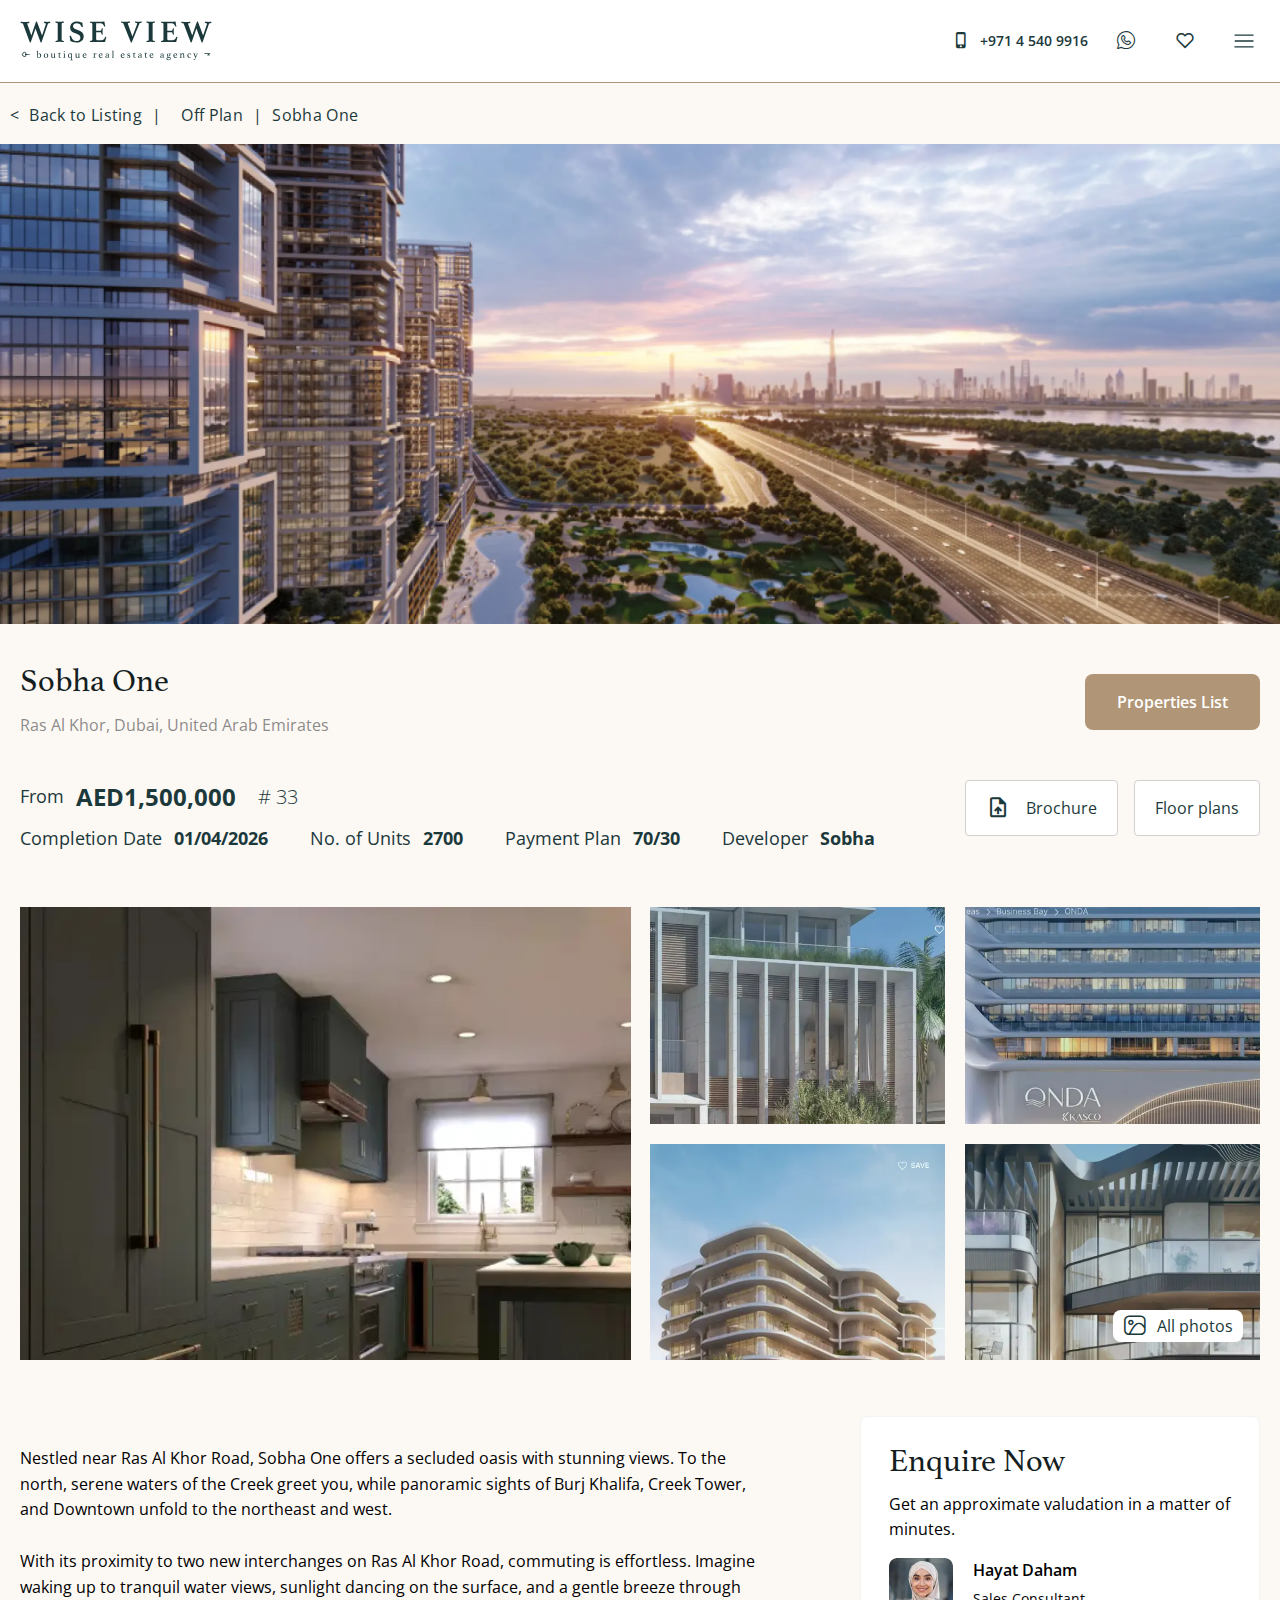
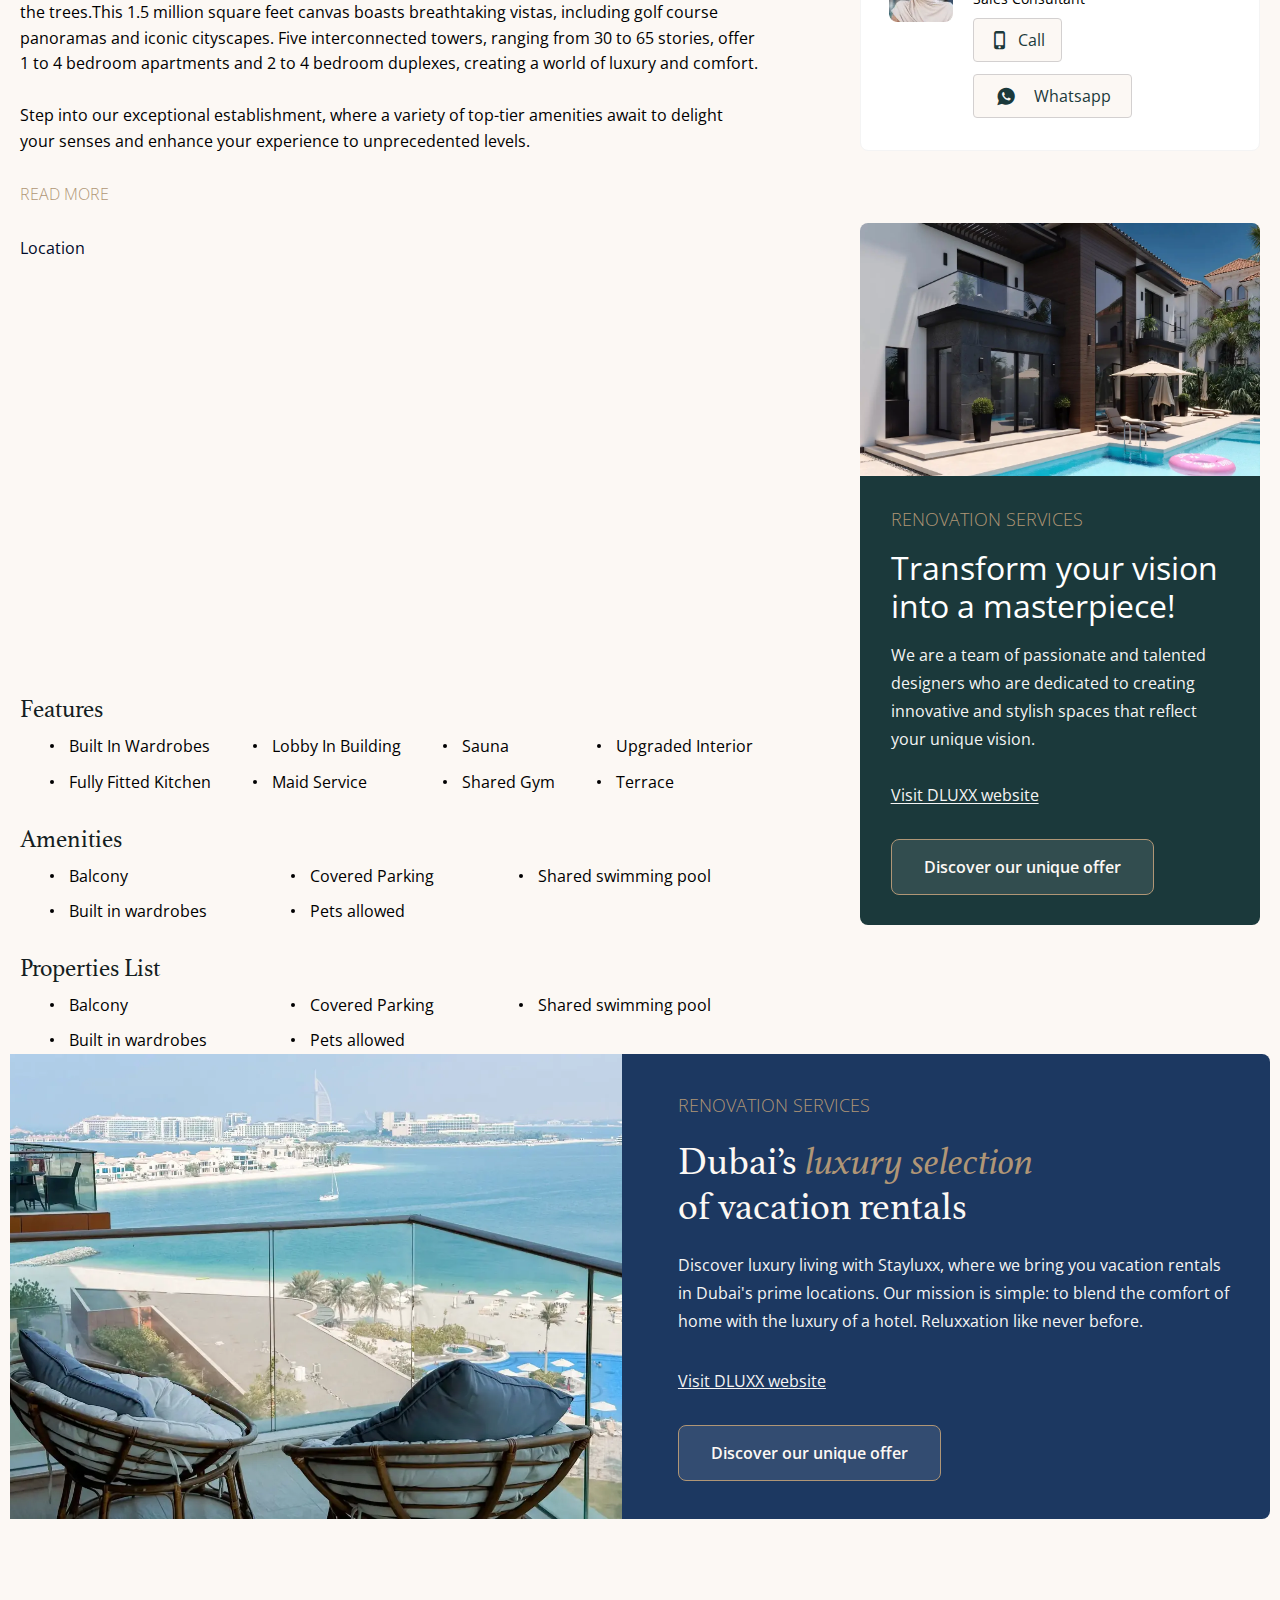
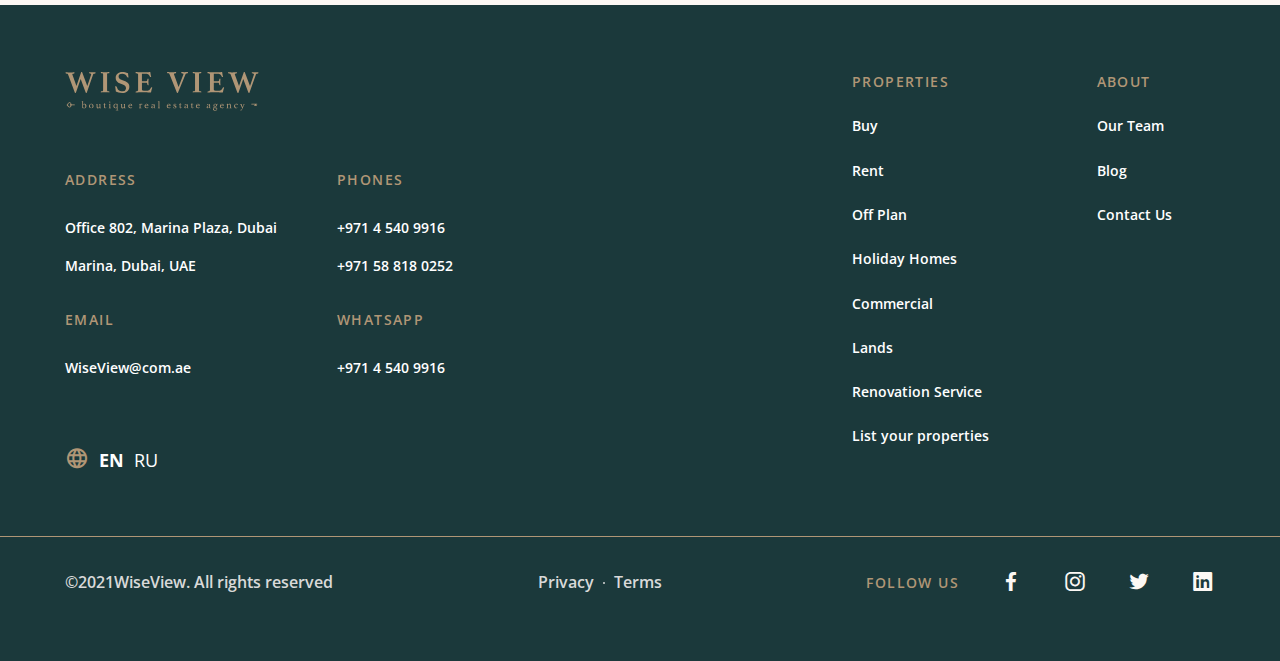
<file: project.html>
<!doctype html>
<html lang="en">

<head>
	<title>Project page</title>
	<meta charset="UTF-8">
	<meta name="format-detection" content="telephone=no">
	<!-- <style>body{opacity: 0;}</style> -->
	<link rel="stylesheet" href="css/style.min.css?_v=20250102124318">
	<link rel="shortcut icon" href="favicon.ico">
	<!-- <meta name="robots" content="noindex, nofollow"> -->
	<meta name="viewport" content="width=device-width, initial-scale=1.0">
</head>

<body>
	<div class="wrapper">
		<header class="header" data-lp data-scroll="100">
			<div class="header__cnt">
				<a href="#" class="header__logo">
					<picture>
						<source srcset="img/mobile-logo.svg" media="(max-width: 991.98px)" />
						<source srcset="img/logo-desk.svg" media="(min-width: 991.99px)" />
						<img src="img/mobile-logo.svg" alt="Опис зображення" />
					</picture>
				</a>
				<div class="header__menu menu">
					<nav class="menu__mobile-top">
						<ul class="menu__list">
							<li class="menu__item">
								<a href="tel:+97145409916" class="menu__link menu__link--number">
									<i class="_icon-iphone"></i><span>+971 4 540 9916</span>
								</a>
							</li>
							<li class="menu__item">
								<a href="@" class="menu__link">
									<i class="_icon-what-sec"></i>
								</a>
							</li>
							<li class="menu__item">
								<a href="@" class="menu__link menu__link--fav">
									<i class="_icon-fav-sec"></i>
								</a>
							</li>
						</ul>
					</nav>
					<button type="button" class="menu__icon icon-menu">
						<img src="img/menu-desk.svg" alt="burger icon" />
					</button>
				</div>
				<nav class="menu__mobile">
					<div class="menu__top">
						<ul class="menu__lang">
							<li>
								<i class="_icon-lang"></i>
							</li>
							<li><a href="#" class="active">En</a></li>
							<li><a href="#">Ru</a></li>
						</ul>
						<button type="button" class="menu__icon-close icon-menu">
							<img src="img/menu-mob.svg" alt="menu icon" />
						</button>
					</div>
					<div class="menu__links">
						<div class="menu__prop">
							<h2 class="menu__ttl">PROPERTIES</h2>
							<ul>
								<li><a href="#">Buy</a></li>
								<li><a href="#">Rent</a></li>
								<li><a href="#">Off Plan</a></li>
								<li><a href="#">Holiday Homes</a></li>
								<li><a href="#">Commercial</a></li>
								<li><a href="#">Renovation Service</a></li>
								<li><a href="#">List your properties</a></li>
							</ul>
						</div>
						<div class="menu__prop">
							<h2 class="menu__ttl">ABOUT</h2>
							<ul>
								<li><a href="#">Our Team</a></li>
								<li><a href="#">Blog</a></li>
								<li><a href="#">Contact Us</a></li>
							</ul>
						</div>
					</div>
					<ul class="menu__about">
						<li class="menu__sub-item">
							<h2 class="menu__ttl">Address</h2>
							<ul>
								<li>
									<address>
										Office 802, Marina Plaza, Dubai Marina, Dubai,
										UAE
									</address>
								</li>
							</ul>
						</li>
						<li class="menu__sub-item">
							<h2 class="menu__ttl">Phones</h2>
							<ul>
								<li>
									<a href="tel:+97145409916">+971 4 540 9916</a>
								</li>
								<li>
									<a href="tel:+971588180252">+971 58 818 0252</a>
								</li>
							</ul>
						</li>
						<li class="menu__sub-item">
							<h2 class="menu__ttl">Email</h2>
							<ul>
								<li>
									<a href="mailto:WiseView@com.ae">WiseView@com.ae</a>
								</li>
							</ul>
						</li>
						<li class="menu__sub-item">
							<h2 class="menu__ttl">Whatsapp</h2>
							<ul>
								<li><a href="#">+971 4 540 9916</a></li>
							</ul>
						</li>
					</ul>
					<div class="menu__social">
						<h2 class="menu__ttl">Follow Us</h2>
						<ul>
							<li>
								<a href="#" target="_blank" class="_icon-facebook"></a>
							</li>
							<li>
								<a href="#" target="_blank" class="_icon-instagram"></a>
							</li>
							<li>
								<a href="#" target="_blank" class="_icon-twitter"></a>
							</li>
							<li>
								<a href="#" target="_blank" class="_icon-linkedin"></a>
							</li>
						</ul>
					</div>
				</nav>
			</div>
		</header>

		<main class="project">
			<nav class="project__breadcrumbs breadcrumbs">
				<div class="breadcrumbs__cnt">
					<ul class="breadcrumbs__list">
						<li class="breadcrumbs__item">
							<a href="#" class="breadcrumbs__link">Back to Listing
							</a>
						</li>
						<li class="breadcrumbs__item">
							<a href="#" class="breadcrumbs__link"></a>
							Off Plan
							</a>
						</li>
						<li class="breadcrumbs__item">
							<span class="breadcrumbs__current">Sobha One</span>
						</li>
					</ul>
					<ul class="breadcrumbs__mob-list">
						<li>
							<button type="button" class="breadcrumbs__mob-btn">
								<i class="_icon-share"></i>
							</button>
						</li>
						<li>
							<button type="button" class="breadcrumbs__mob-btn">
								<i class="_icon-fav-sec"></i>
							</button>
						</li>
					</ul>
				</div>
			</nav>
			<section class="project__picture">
				<h2 class="hidden">Project image</h2>
				<img src="img/project/image_01.webp" alt="project image" />
			</section>
			<section class="project__about">
				<div class="project__cnt">
					<div class="project__gallery gallery-project">
						<div data-da=".project__breadcrumbs,767.98" class="gallery-project__top">
							<div class="gallery-project__info">
								<h1>Sobha One</h1>
								<p class="gallery-project__text">
									Ras Al Khor, Dubai, United Arab Emirates
								</p>
							</div>
							<div data-da=".gallery-project__body,767.98" class="gallery-project__links">
								<a href="#" class="gallery-project__btn btn btn--gold">Properties List</a>
							</div>
						</div>
						<div class="gallery-project__body">
							<div class="gallery-project__characteristics">
								<h3 class="gallery-project__label">
									<span>From</span>
									<span>AED1,500,000</span>
									<span># 33</span>
								</h3>
								<ul class="gallery-project__char-list">
									<li>
										<span>Completion Date</span>
										<span>01/04/2026</span>
									</li>
									<li>
										<span>No. of Units</span>
										<span>2700</span>
									</li>
									<li>
										<span>Payment Plan</span>
										<span>70/30</span>
									</li>
									<li>
										<span>Developer</span>
										<span>Sobha</span>
									</li>
								</ul>
							</div>
							<ul class="info-prop__list">
								<li>
									<button type="button" class="info-prop__btn btn btn--icon">
										<i class="_icon-export"></i>
										Brochure
									</button>
								</li>
								<li>
									<button type="button" class="info-prop__btn btn btn--icon">
										Floor plans
									</button>
								</li>
							</ul>
						</div>
						<div class="gallery-prop__slider swiper">
							<!-- Частина слайдера, що рухається -->
							<ul class="gallery-prop__wrapper swiper-wrapper">
								<!-- Слайд -->
								<li class="gallery-prop__slide swiper-slide">
									<img src="img/cards/image_05.webp" class="swiper-lazy" alt="image" />
								</li>
								<li class="gallery-prop__slide swiper-slide">
									<img src="img/cards/image_04.webp" class="swiper-lazy" alt="image" />
								</li>
								<li class="gallery-prop__slide swiper-slide">
									<img src="img/cards/image_03.webp" class="swiper-lazy" alt="image" />
								</li>
								<li class="gallery-prop__slide swiper-slide">
									<img src="img/cards/image_02.webp" class="swiper-lazy" alt="image" />
								</li>
								<li class="gallery-prop__slide swiper-slide">
									<img src="img/cards/image_01.webp" class="swiper-lazy" alt="image" />
								</li>
							</ul>
							<!-- Якщо потрібна пагінація -->
							<div class="gallery-prop__s-p s-p"></div>
							<button type="button" class="gallery-prop__button">
								<i class="_icon-all-ph"></i> All photos
							</button>
						</div>
					</div>
					<div class="project__down">
						<div class="project__characteristic char-prop">
							<div data-da=".project__characteristic,767.98" class="char-prop__info">
								<p>
									Nestled near Ras Al Khor Road, Sobha One offers a secluded oasis with stunning views. To the north, serene waters of the Creek greet you, while panoramic sights of Burj Khalifa, Creek Tower, and Downtown unfold to the northeast and west.
								</p>
								<p>
									With its proximity to two new interchanges on Ras Al Khor Road, commuting is effortless. Imagine waking up to tranquil water views, sunlight dancing on the surface, and a gentle breeze through the trees.This 1.5 million square feet canvas boasts breathtaking vistas, including golf course panoramas and iconic cityscapes. Five interconnected towers, ranging from 30 to 65 stories, offer 1 to 4 bedroom apartments and 2 to 4 bedroom duplexes, creating a world of luxury and comfort.
								</p>
								<p>
									Step into our exceptional establishment, where a variety of top-tier amenities await to delight your senses and enhance your experience to unprecedented levels.
								</p>
								<a href="#" class="char-prop__link">read more</a>
							</div>
							<div class="char-prop__location">
								<h3>Location</h3>
								<div class="char-prop__map">
									<iframe src="https://www.google.com/maps/embed?pb=!1m14!1m8!1m3!1d3608.5586258998346!2d55.334499!3d25.251787!3m2!1i1024!2i768!4f13.1!3m3!1m2!1s0x3e5f5ce26735e1d9%3A0x57eed2f1f001d02a!2sCosta%20Coffee!5e0!3m2!1suk!2sua!4v1735295875365!5m2!1suk!2sua" width="600" height="450" allowfullscreen="" loading="lazy" referrerpolicy="no-referrer-when-downgrade"></iframe>
								</div>
							</div>
							<div class="char-prop__lists">
								<h3>Features</h3>
								<ul class="char-prop__list">
									<li>Built In Wardrobes</li>
									<li>Lobby In Building</li>
									<li>Sauna</li>
									<li>Upgraded Interior</li>
									<li>Fully Fitted Kitchen</li>
									<li>Maid Service</li>
									<li>Shared Gym</li>
									<li>Terrace</li>
								</ul>
								<h3>Amenities</h3>
								<ul class="char-prop__list char-prop__list--sec">
									<li>Balcony</li>
									<li>Covered Parking</li>
									<li>Shared swimming pool</li>
									<li>Built in wardrobes</li>
									<li>Pets allowed</li>
								</ul>
								<h3>Properties List</h3>
								<ul class="char-prop__list char-prop__list--sec">
									<li>Balcony</li>
									<li>Covered Parking</li>
									<li>Shared swimming pool</li>
									<li>Built in wardrobes</li>
									<li>Pets allowed</li>
								</ul>
							</div>
						</div>
						<aside data-da=".project__characteristic,767.98,1" class="project__aside aside-prop">
							<div class="aside-prop__consultant">
								<p class="aside-prop__status">
									Enquire Now
								</p>
								<p class="aside-prop__about">
									Get an approximate valudation in a
									matter of minutes.
								</p>
								<div class="aside-prop__profile">
									<div class="aside-prop__image">
										<img src="img/consultant/image_01.webp" alt="consultant image" />
									</div>
									<div class="aside-prop__info">
										<p class="aside-prop__name">
											Hayat Daham
										</p>
										<p class="aside-prop__sales">
											Sales Consultant
										</p>
										<ul data-da=".aside-prop__profile,1024" class="aside-prop__actions">
											<li>
												<a href="#" class="aside-prop__btn-sm btn btn--icon"><i class="_icon-iphone"></i>Call</a>
											</li>
											<li>
												<a href="#" class="aside-prop__btn btn btn--icon"><i class="_icon-whatsapp"></i>Whatsapp</a>
											</li>
										</ul>
									</div>
								</div>
							</div>
							<article class="aside-prop__renovation">
								<div class="aside-prop__picture">
									<img src="img/renovetion/image_01.webp" alt="renovation image" />
								</div>
								<div class="aside-prop__renovation-body">
									<h3>Renovation Services</h3>
									<h2>
										Transform your vision into a
										masterpiece!
									</h2>
									<div class="aside-prop__text">
										<p>
											We are a team of passionate and
											talented designers who are
											dedicated to creating innovative
											and stylish spaces that reflect
											your unique vision. 
										</p>
										<a href="#" target="_blank" class="aside-prop__site-link">Visit DLUXX website</a>
									</div>
									<a href="#" class="aside-prop__link link">Discover our unique offer</a>
								</div>
							</article>
						</aside>
					</div>
				</div>
			</section>
			<section class="project__renovation renovation renovation--blue">
				<div class="renovation__cnt">
					<div class="renovation__image">
						<img src="img/renovetion/image_02.webp" alt="renovation image" />
					</div>
					<div class="renovation__body renovation__body--blue">
						<p class="renovation__serv">Renovation Services</p>
						<h3 class="renovation__ttl">
							Dubai’s <span>luxury selection</span> of
							vacation rentals
						</h3>
						<div class="renovation__text">
							<p>
								Discover luxury living with Stayluxx, where
								we bring you vacation rentals in Dubai's
								prime locations. Our mission is simple: to
								blend the comfort of home with the luxury of
								a hotel. Reluxxation like never before.
							</p>
							<a href="#">Visit DLUXX website</a>
						</div>
						<a target="_blank" href="#" class="renovation__link link">Discover our unique offer</a>
					</div>
				</div>
			</section>
		</main>
		<footer class="footer">
			<!-- Ширина контейнеру 1149рх + потрібно буде додати паддінги безпеки по 20рх на сторону-->
			<div class="footer__cnt">
				<div class="footer__column">
					<a href="index.html" class="footer__logo"><img src="img/banner-logo.svg" alt="logo" /></a>
					<ul class="footer__about">
						<li class="footer__sub-item">
							<h2 class="footer__ttl">Address</h2>
							<ul>
								<li>
									<address>
										Office 802, Marina Plaza, Dubai Marina, Dubai,
										UAE
									</address>
								</li>
							</ul>
						</li>
						<li class="footer__sub-item">
							<h2 class="footer__ttl">Phones</h2>
							<ul>
								<li>
									<a href="tel:+97145409916">+971 4 540 9916</a>
								</li>
								<li>
									<a href="tel:+971588180252">+971 58 818 0252</a>
								</li>
							</ul>
						</li>
						<li class="footer__sub-item">
							<h2 class="footer__ttl">Email</h2>
							<ul>
								<li>
									<a href="mailto:WiseView@com.ae">WiseView@com.ae</a>
								</li>
							</ul>
						</li>
						<li class="footer__sub-item">
							<h2 class="footer__ttl">Whatsapp</h2>
							<ul>
								<li><a href="#">+971 4 540 9916</a></li>
							</ul>
						</li>
					</ul>
					<ul class="footer__lang" data-da=".footer__column,767.98,1">
						<li>
							<i class="_icon-lang"></i>
						</li>
						<li>
							<a href="#" class="active">EN</a>
						</li>
						<li>
							<a href="#">RU</a>
						</li>
					</ul>
				</div>
				<!-- data-da=".footer__column,767.98,1" -->
				<nav class="footer__menu" data-da=".footer__column,767.98,2">
					<div class="footer__prop">
						<h3 class="footer__ttl">PROPERTIES</h3>
						<ul>
							<li><a href="#">Buy</a></li>
							<li><a href="#">Rent</a></li>
							<li><a href="#">Off Plan</a></li>
							<li><a href="#">Holiday Homes</a></li>
							<li><a href="#">Commercial</a></li>
							<li><a href="#">Lands</a></li>
							<li><a href="#">Renovation Service</a></li>
							<li><a href="#">List your properties</a></li>
						</ul>
					</div>
					<div class="footer__prop">
						<h3 class="footer__ttl">ABOUT</h3>
						<ul>
							<li><a href="#">Our Team</a></li>
							<li><a href="#">Blog</a></li>
							<li><a href="#">Contact Us</a></li>
						</ul>
					</div>
				</nav>
			</div>
			<div class="footer__down">
				<div class="footer__container">
					<div class="footer__rights">
						&copy;2021WiseView. All rights reserved
					</div>
					<ul class="footer__terms">
						<li><a href="#" target="_blank">Privacy</a></li>
						<li><a href="#" target="_blank">Terms</a></li>
					</ul>
					<div class="footer__social">
						<h3 class="footer__ttl">Follow Us</h3>
						<ul>
							<li><a href="#" target="_blank" class="_icon-facebook"></a></li>
							<li>
								<a href="#" target="_blank" class="_icon-instagram"></a>
							</li>
							<li><a href="#" target="_blank" class="_icon-twitter"></a></li>
							<li><a href="#" target="_blank" class="_icon-linkedin"></a></li>
						</ul>
					</div>
				</div>
			</div>
		</footer>

	</div>
	<script src="js/app.min.js?_v=20250102124318"></script>
</body>

</html>
</file>
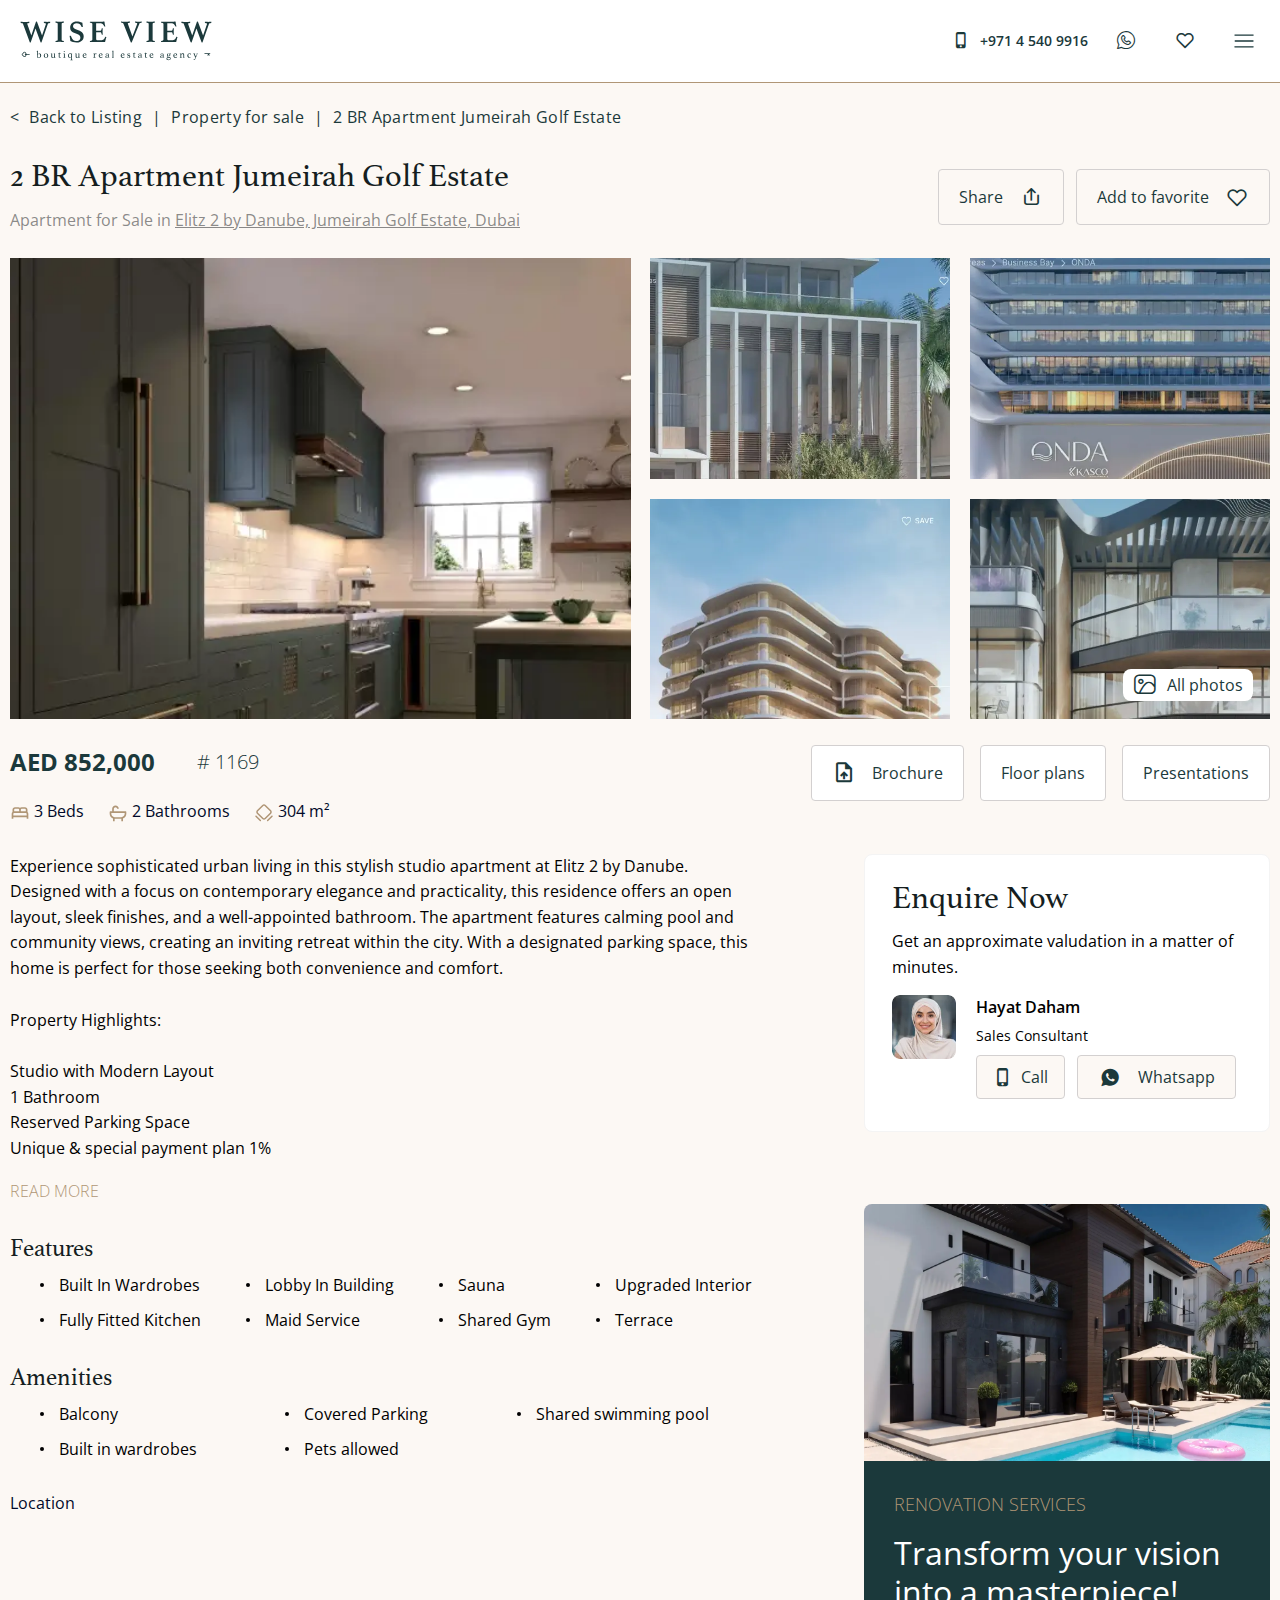
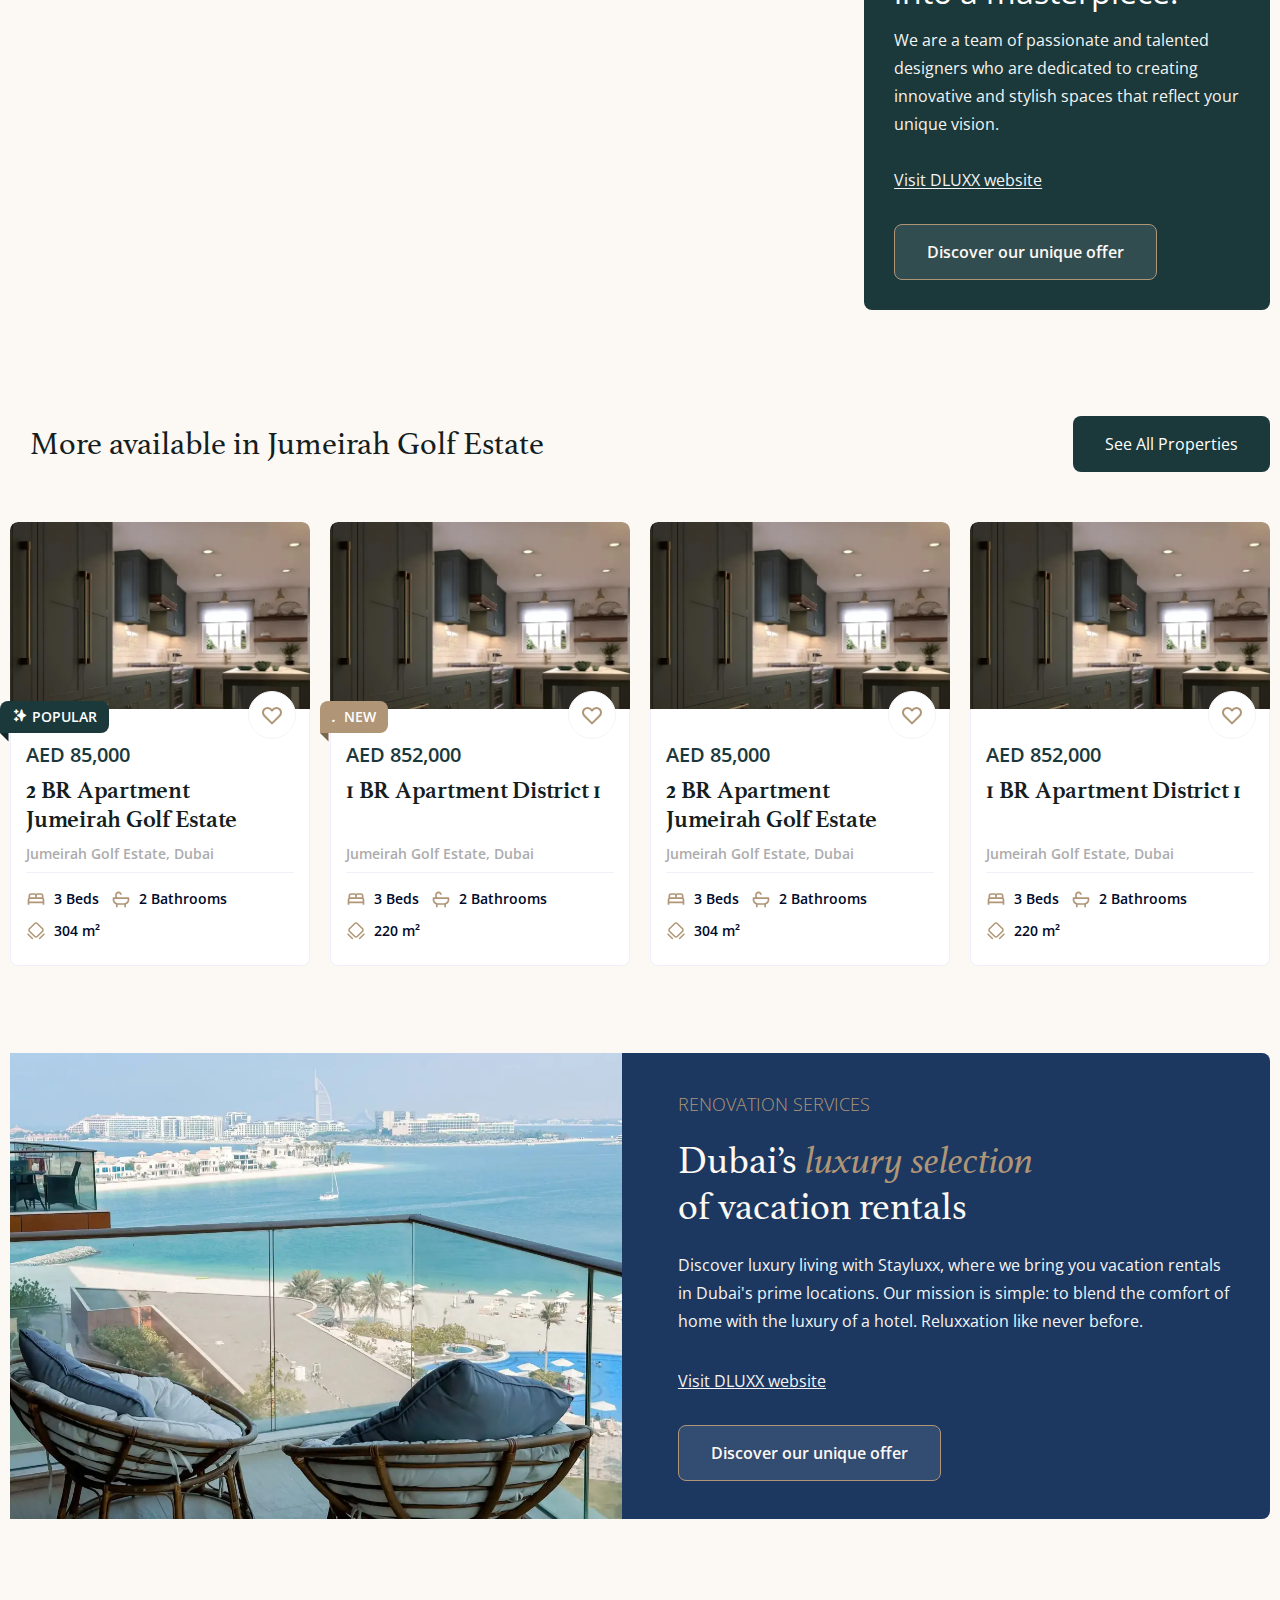
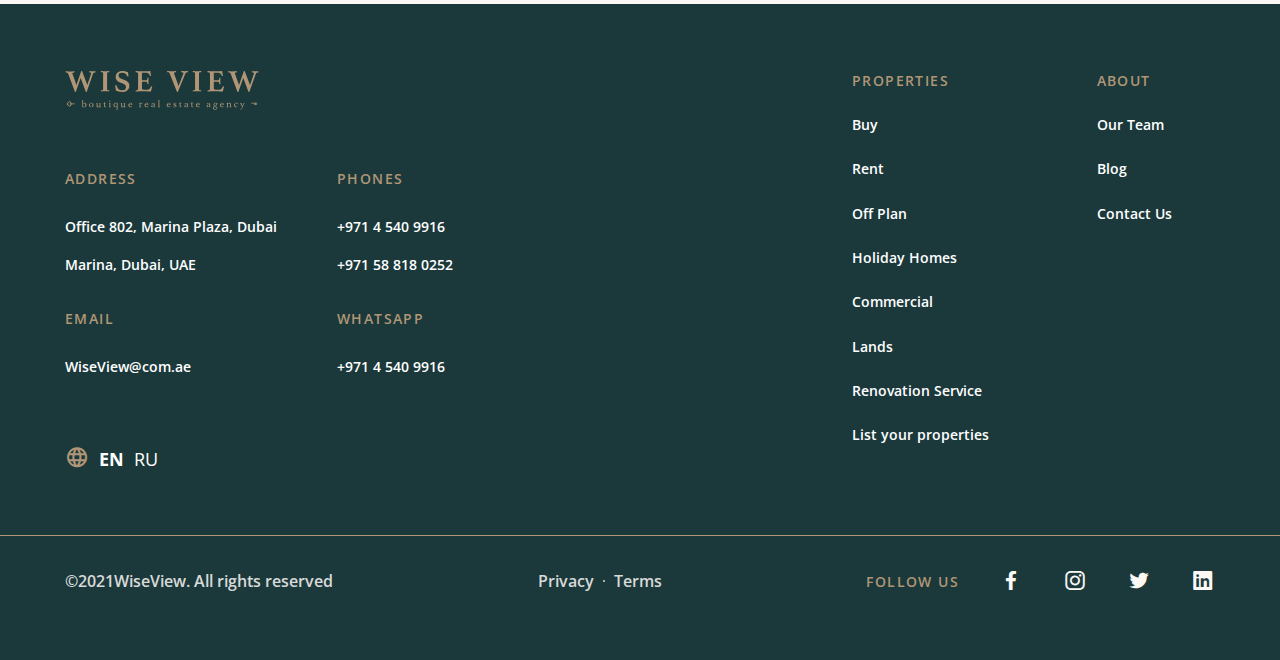
<file: property.html>
<!doctype html>
<html lang="en">

<head>
	<title>Property page</title>
	<meta charset="UTF-8">
	<meta name="format-detection" content="telephone=no">
	<!-- <style>body{opacity: 0;}</style> -->
	<link rel="stylesheet" href="css/style.min.css?_v=20250102124318">
	<link rel="shortcut icon" href="favicon.ico">
	<!-- <meta name="robots" content="noindex, nofollow"> -->
	<meta name="viewport" content="width=device-width, initial-scale=1.0">
</head>

<body>
	<div class="wrapper">
		<header class="header" data-lp data-scroll="100">
			<div class="header__cnt">
				<a href="#" class="header__logo">
					<picture>
						<source srcset="img/mobile-logo.svg" media="(max-width: 991.98px)" />
						<source srcset="img/logo-desk.svg" media="(min-width: 991.99px)" />
						<img src="img/mobile-logo.svg" alt="Опис зображення" />
					</picture>
				</a>
				<div class="header__menu menu">
					<nav class="menu__mobile-top">
						<ul class="menu__list">
							<li class="menu__item">
								<a href="tel:+97145409916" class="menu__link menu__link--number">
									<i class="_icon-iphone"></i><span>+971 4 540 9916</span>
								</a>
							</li>
							<li class="menu__item">
								<a href="@" class="menu__link">
									<i class="_icon-what-sec"></i>
								</a>
							</li>
							<li class="menu__item">
								<a href="@" class="menu__link menu__link--fav">
									<i class="_icon-fav-sec"></i>
								</a>
							</li>
						</ul>
					</nav>
					<button type="button" class="menu__icon icon-menu">
						<img src="img/menu-desk.svg" alt="burger icon" />
					</button>
				</div>
				<nav class="menu__mobile">
					<div class="menu__top">
						<ul class="menu__lang">
							<li>
								<i class="_icon-lang"></i>
							</li>
							<li><a href="#" class="active">En</a></li>
							<li><a href="#">Ru</a></li>
						</ul>
						<button type="button" class="menu__icon-close icon-menu">
							<img src="img/menu-mob.svg" alt="menu icon" />
						</button>
					</div>
					<div class="menu__links">
						<div class="menu__prop">
							<h2 class="menu__ttl">PROPERTIES</h2>
							<ul>
								<li><a href="#">Buy</a></li>
								<li><a href="#">Rent</a></li>
								<li><a href="#">Off Plan</a></li>
								<li><a href="#">Holiday Homes</a></li>
								<li><a href="#">Commercial</a></li>
								<li><a href="#">Renovation Service</a></li>
								<li><a href="#">List your properties</a></li>
							</ul>
						</div>
						<div class="menu__prop">
							<h2 class="menu__ttl">ABOUT</h2>
							<ul>
								<li><a href="#">Our Team</a></li>
								<li><a href="#">Blog</a></li>
								<li><a href="#">Contact Us</a></li>
							</ul>
						</div>
					</div>
					<ul class="menu__about">
						<li class="menu__sub-item">
							<h2 class="menu__ttl">Address</h2>
							<ul>
								<li>
									<address>
										Office 802, Marina Plaza, Dubai Marina, Dubai,
										UAE
									</address>
								</li>
							</ul>
						</li>
						<li class="menu__sub-item">
							<h2 class="menu__ttl">Phones</h2>
							<ul>
								<li>
									<a href="tel:+97145409916">+971 4 540 9916</a>
								</li>
								<li>
									<a href="tel:+971588180252">+971 58 818 0252</a>
								</li>
							</ul>
						</li>
						<li class="menu__sub-item">
							<h2 class="menu__ttl">Email</h2>
							<ul>
								<li>
									<a href="mailto:WiseView@com.ae">WiseView@com.ae</a>
								</li>
							</ul>
						</li>
						<li class="menu__sub-item">
							<h2 class="menu__ttl">Whatsapp</h2>
							<ul>
								<li><a href="#">+971 4 540 9916</a></li>
							</ul>
						</li>
					</ul>
					<div class="menu__social">
						<h2 class="menu__ttl">Follow Us</h2>
						<ul>
							<li>
								<a href="#" target="_blank" class="_icon-facebook"></a>
							</li>
							<li>
								<a href="#" target="_blank" class="_icon-instagram"></a>
							</li>
							<li>
								<a href="#" target="_blank" class="_icon-twitter"></a>
							</li>
							<li>
								<a href="#" target="_blank" class="_icon-linkedin"></a>
							</li>
						</ul>
					</div>
				</nav>
			</div>
		</header>

		<main class="property">
			<nav class="property__breadcrumbs breadcrumbs">
				<div class="breadcrumbs__cnt">
					<ul class="breadcrumbs__list">
						<li class="breadcrumbs__item">
							<a href="#" class="breadcrumbs__link">Back to Listing
							</a>
						</li>
						<li class="breadcrumbs__item">
							<a href="#" class="breadcrumbs__link">Property for sale</a>
						</li>
						<li class="breadcrumbs__item">
							<span class="breadcrumbs__current">2 BR Apartment Jumeirah Golf Estate</span>
						</li>
					</ul>
					<ul class="breadcrumbs__mob-list">
						<li>
							<button type="button" class="breadcrumbs__mob-btn">
								<i class="_icon-share"></i>
							</button>
						</li>
						<li>
							<button type="button" class="breadcrumbs__mob-btn">
								<i class="_icon-fav-sec"></i>
							</button>
						</li>
					</ul>
				</div>
			</nav>
			<section class="property__about">
				<div class="property__cnt">
					<div class="property__gallery gallery-prop">
						<div class="gallery-prop__top">
							<div class="gallery-prop__info">
								<h1>2 BR Apartment Jumeirah Golf Estate</h1>
								<p>
									Apartment for Sale in
									<a href="#">Elitz 2 by Danube, Jumeirah Golf
										Estate, Dubai</a>
								</p>
							</div>
							<ul class="gallery-prop__actions">
								<li>
									<button class="gallery-prop__btn btn btn--icon">
										Share
										<i class="_icon-share"></i>
									</button>
								</li>
								<li>
									<button class="gallery-prop__btn btn btn--icon">
										Add to favorite
										<i class="_icon-fav-sec"></i>
									</button>
								</li>
							</ul>
						</div>
						<div class="gallery-prop__slider swiper">
							<!-- Частина слайдера, що рухається -->
							<ul class="gallery-prop__wrapper swiper-wrapper">
								<!-- Слайд -->
								<li class="gallery-prop__slide swiper-slide">
									<img src="img/cards/image_05.webp" class="swiper-lazy" alt="image" />
								</li>
								<li class="gallery-prop__slide swiper-slide">
									<img src="img/cards/image_04.webp" class="swiper-lazy" alt="image" />
								</li>
								<li class="gallery-prop__slide swiper-slide">
									<img src="img/cards/image_03.webp" class="swiper-lazy" alt="image" />
								</li>
								<li class="gallery-prop__slide swiper-slide">
									<img src="img/cards/image_02.webp" class="swiper-lazy" alt="image" />
								</li>
								<li class="gallery-prop__slide swiper-slide">
									<img src="img/cards/image_01.webp" class="swiper-lazy" alt="image" />
								</li>
							</ul>
							<!-- Якщо потрібна пагінація -->
							<div class="gallery-prop__s-p s-p"></div>
							<button type="button" class="gallery-prop__button">
								<i class="_icon-all-ph"></i> All photos
							</button>
						</div>
					</div>
					<div class="property__info info-prop">
						<div class="info-prop__characteristic">
							<div class="info-prop__top">
								<p>AED 852,000</p>
								<span># 1169</span>
							</div>
							<ul>
								<li>
									<i>
										<img src="img/icons/bed.svg" alt="icon bed" />
									</i>
									3 Beds
								</li>
								<li>
									<i>
										<img src="img/icons/bath.svg" alt="icon bathroom" />
									</i>
									2 Bathrooms
								</li>
								<li>
									<i>
										<img src="img/icons/square-meters.svg" alt="icon square meters" />
									</i>
									304 m²
								</li>
							</ul>
						</div>
						<ul class="info-prop__list">
							<li>
								<button type="button" class="info-prop__btn btn btn--icon">
									<i class="_icon-export"></i>
									Brochure
								</button>
							</li>
							<li>
								<button type="button" class="info-prop__btn btn btn--icon">
									Floor plans
								</button>
							</li>
							<li>
								<button type="button" class="info-prop__btn btn btn--icon">
									Presentations
								</button>
							</li>
						</ul>
					</div>
					<div class="property__down">
						<div class="property__characteristic char-prop">
							<div class="char-prop__info">
								<p>
									Experience sophisticated urban living in
									this stylish studio apartment at Elitz 2
									by Danube. Designed with a focus on
									contemporary elegance and practicality,
									this residence offers an open layout,
									sleek finishes, and a well-appointed
									bathroom. The apartment features calming
									pool and community views, creating an
									inviting retreat within the city. With a
									designated parking space, this home is
									perfect for those seeking both
									convenience and comfort.
								</p>
								<h4>Property Highlights:</h4>
								<ul>
									<li>Studio with Modern Layout</li>
									<li>1 Bathroom</li>
									<li>Reserved Parking Space </li>
									<li>
										Unique & special payment plan 1%
									</li>
								</ul>
								<a href="#" class="char-prop__link">read more</a>
							</div>
							<div data-da=".aside-prop,767.98" class="char-prop__lists">
								<h3>Features</h3>
								<ul class="char-prop__list">
									<li>Built In Wardrobes</li>
									<li>Lobby In Building</li>
									<li>Sauna</li>
									<li>Upgraded Interior</li>
									<li>Fully Fitted Kitchen</li>
									<li>Maid Service</li>
									<li>Shared Gym</li>
									<li>Terrace</li>
								</ul>
								<h3>Amenities</h3>
								<ul class="char-prop__list char-prop__list--sec">
									<li>Balcony</li>
									<li>Covered Parking</li>
									<li>Shared swimming pool</li>
									<li>Built in wardrobes</li>
									<li>Pets allowed</li>
								</ul>
							</div>
							<div class="char-prop__location">
								<h3>Location</h3>
								<div class="char-prop__map">
									<iframe src="https://www.google.com/maps/embed?pb=!1m14!1m8!1m3!1d3608.5586258998346!2d55.334499!3d25.251787!3m2!1i1024!2i768!4f13.1!3m3!1m2!1s0x3e5f5ce26735e1d9%3A0x57eed2f1f001d02a!2sCosta%20Coffee!5e0!3m2!1suk!2sua!4v1735295875365!5m2!1suk!2sua" width="600" height="450" allowfullscreen="" loading="lazy" referrerpolicy="no-referrer-when-downgrade"></iframe>
								</div>
							</div>
						</div>
						<aside class="property__aside aside-prop">
							<div class="aside-prop__consultant">
								<p class="aside-prop__status">
									Enquire Now
								</p>
								<p class="aside-prop__about">
									Get an approximate valudation in a
									matter of minutes.
								</p>
								<div class="aside-prop__profile">
									<div class="aside-prop__image">
										<img src="img/consultant/image_01.webp" alt="consultant image" />
									</div>
									<div class="aside-prop__info">
										<p class="aside-prop__name">
											Hayat Daham
										</p>
										<p class="aside-prop__sales">
											Sales Consultant
										</p>
										<ul data-da=".aside-prop__profile,1024" class="aside-prop__actions">
											<li>
												<a href="#" class="aside-prop__btn-sm btn btn--icon"><i class="_icon-iphone"></i>Call</a>
											</li>
											<li>
												<a href="#" class="aside-prop__btn btn btn--icon"><i class="_icon-whatsapp"></i>Whatsapp</a>
											</li>
										</ul>
									</div>
								</div>
							</div>
							<article class="aside-prop__renovation">
								<div class="aside-prop__picture">
									<img src="img/renovetion/image_01.webp" alt="renovation image" />
								</div>
								<div class="aside-prop__renovation-body">
									<h3>Renovation Services</h3>
									<h2>
										Transform your vision into a
										masterpiece!
									</h2>
									<div class="aside-prop__text">
										<p>
											We are a team of passionate and
											talented designers who are
											dedicated to creating innovative
											and stylish spaces that reflect
											your unique vision. 
										</p>
										<a href="#" target="_blank" class="aside-prop__site-link">Visit DLUXX website</a>
									</div>
									<a href="#" class="aside-prop__link link">Discover our unique offer</a>
								</div>
							</article>
						</aside>
					</div>
				</div>
			</section>
			<section class="property__available available">
				<div class="available__cnt">
					<div class="available__block-header block-header block-header--left">
						<div class="block-header__body">
							<h2>More available in Jumeirah Golf Estate</h2>
						</div>
						<a data-da=".available__cnt,767.98" href="#" class="block-header__btn btn">See All Properties</a>
					</div>
					<ul class="available__list list">
						<li>
							<a href="#" class="buy__card card-prop">
								<div class="card-prop__gallery">
									<div class="card-prop__slider swiper">
										<div class="card-prop__wrapper swiper-wrapper">
											<div class="card-prop__slide swiper-slide">
												<img data-src="img/cards/image_05.webp" src="img/cards/1x1.webp" class="swiper-lazy" alt="image" />
												<div class="swiper-lazy-preloader"></div>
											</div>
											<div class="card-prop__slide swiper-slide">
												<img data-src="img/cards/image_02.webp" src="img/cards/1x1.webp" class="swiper-lazy" alt="image" />
											</div>
											<div class="card-prop__slide swiper-slide">
												<img data-src="img/cards/image_03.webp" src="img/cards/1x1.webp" class="swiper-lazy" alt="image" />
											</div>
											<div class="card-prop__slide swiper-slide">
												<img data-src="img/cards/image_04.webp" src="img/cards/1x1.webp" class="swiper-lazy" alt="image" />
											</div>
											<div class="card-prop__slide swiper-slide">
												<img data-src="img/cards/image_06.webp" src="img/cards/1x1.webp" class="swiper-lazy" alt="image" />
											</div>
										</div>

										<span class="card-prop__swiper-button-prev">
											<img src="img/icons/btn-arr.svg" alt="icon" />
										</span>
										<span class="card-prop__swiper-button-next">
											<img src="img/icons/btn-arr.svg" alt="icon" />
										</span>
										<div class="card-prop__swiper-pagination"></div>
									</div>
									<div class="card-prop__label popular-lb">
										<i class="_icon-popular"></i>
										POPULAR
									</div>
									<button type="button" class="card-prop__favorite">
										<svg xmlns="http://www.w3.org/2000/svg" width="24" height="24" viewBox="0 0 24 24" fill="none">
											<rect width="24" height="24" fill="white" />
											<path d="M4.31804 6.31804C3.90017 6.7359 3.5687 7.23198 3.34255 7.77795C3.1164 8.32392 3 8.90909 3 9.50004C3 10.091 3.1164 10.6762 3.34255 11.2221C3.5687 11.7681 3.90017 12.2642 4.31804 12.682L12 20.364L19.682 12.682C20.526 11.8381 21.0001 10.6935 21.0001 9.50004C21.0001 8.30656 20.526 7.16196 19.682 6.31804C18.8381 5.47412 17.6935 5.00001 16.5 5.00001C15.3066 5.00001 14.162 5.47412 13.318 6.31804L12 7.63604L10.682 6.31804C10.2642 5.90017 9.7681 5.5687 9.22213 5.34255C8.67616 5.1164 8.09099 5 7.50004 5C6.90909 5 6.32392 5.1164 5.77795 5.34255C5.23198 5.5687 4.7359 5.90017 4.31804 6.31804V6.31804Z" fill="#B09676" stroke="#B09676" stroke-width="2" stroke-linecap="round" stroke-linejoin="round" />
										</svg>
									</button>
								</div>
								<div class="card-prop__body">
									<div class="card-prop__about">
										<p class="card-prop__price">
											AED 85,000
										</p>
										<h3 class="card-prop__ttl">
											2 BR Apartment Jumeirah Golf
											Estate
										</h3>
									</div>
									<p class="card-prop__loc">
										Jumeirah Golf Estate, Dubai
									</p>
									<ul class="card-prop__characteristic">
										<li>
											<i><img src="img/icons/bed.svg" alt="icon" /></i><span>3 Beds</span>
										</li>
										<li>
											<i><img src="img/icons/bath.svg" alt="icon" /></i><span>2 Bathrooms</span>
										</li>
										<li>
											<i><img src="img/icons/square-meters.svg" alt="icon" /></i><span>304 m²</span>
										</li>
									</ul>
								</div>
							</a>
						</li>
						<li>
							<a href="#" class="buy__card card-prop">
								<div class="card-prop__gallery">
									<div class="card-prop__slider swiper">
										<div class="card-prop__wrapper swiper-wrapper">
											<div class="card-prop__slide swiper-slide">
												<img data-src="img/cards/image_05.webp" src="img/cards/1x1.webp" class="swiper-lazy" alt="image" />
												<div class="swiper-lazy-preloader"></div>
											</div>
											<div class="card-prop__slide swiper-slide">
												<img data-src="img/cards/image_02.webp" src="img/cards/1x1.webp" class="swiper-lazy" alt="image" />
											</div>
											<div class="card-prop__slide swiper-slide">
												<img data-src="img/cards/image_03.webp" src="img/cards/1x1.webp" class="swiper-lazy" alt="image" />
											</div>
											<div class="card-prop__slide swiper-slide">
												<img data-src="img/cards/image_04.webp" src="img/cards/1x1.webp" class="swiper-lazy" alt="image" />
											</div>
											<div class="card-prop__slide swiper-slide">
												<img data-src="img/cards/image_06.webp" src="img/cards/1x1.webp" class="swiper-lazy" alt="image" />
											</div>
										</div>

										<span class="card-prop__swiper-button-prev">
											<img src="img/icons/btn-arr.svg" alt="icon" />
										</span>
										<span class="card-prop__swiper-button-next">
											<img src="img/icons/btn-arr.svg" alt="icon" />
										</span>
										<div class="card-prop__swiper-pagination"></div>
									</div>
									<div class="card-prop__label lb-gold">
										<i>.</i>
										New
									</div>
									<button type="button" class="card-prop__favorite">
										<svg xmlns="http://www.w3.org/2000/svg" width="24" height="24" viewBox="0 0 24 24" fill="none">
											<rect width="24" height="24" fill="white" />
											<path d="M4.31804 6.31804C3.90017 6.7359 3.5687 7.23198 3.34255 7.77795C3.1164 8.32392 3 8.90909 3 9.50004C3 10.091 3.1164 10.6762 3.34255 11.2221C3.5687 11.7681 3.90017 12.2642 4.31804 12.682L12 20.364L19.682 12.682C20.526 11.8381 21.0001 10.6935 21.0001 9.50004C21.0001 8.30656 20.526 7.16196 19.682 6.31804C18.8381 5.47412 17.6935 5.00001 16.5 5.00001C15.3066 5.00001 14.162 5.47412 13.318 6.31804L12 7.63604L10.682 6.31804C10.2642 5.90017 9.7681 5.5687 9.22213 5.34255C8.67616 5.1164 8.09099 5 7.50004 5C6.90909 5 6.32392 5.1164 5.77795 5.34255C5.23198 5.5687 4.7359 5.90017 4.31804 6.31804V6.31804Z" fill="#B09676" stroke="#B09676" stroke-width="2" stroke-linecap="round" stroke-linejoin="round" />
										</svg>
									</button>
								</div>
								<div class="card-prop__body">
									<div class="card-prop__about">
										<p class="card-prop__price">
											AED 852,000
										</p>
										<h3 class="card-prop__ttl">
											1 BR Apartment District 1
										</h3>
									</div>
									<p class="card-prop__loc">
										Jumeirah Golf Estate, Dubai
									</p>
									<ul class="card-prop__characteristic">
										<li>
											<i><img src="img/icons/bed.svg" alt="icon" /></i><span>3 Beds</span>
										</li>
										<li>
											<i><img src="img/icons/bath.svg" alt="icon" /></i><span>2 Bathrooms</span>
										</li>
										<li>
											<i><img src="img/icons/square-meters.svg" alt="icon" /></i><span>220 m²</span>
										</li>
									</ul>
								</div>
							</a>
						</li>
						<li>
							<a href="#" class="buy__card card-prop">
								<div class="card-prop__gallery">
									<div class="card-prop__slider swiper">
										<div class="card-prop__wrapper swiper-wrapper">
											<div class="card-prop__slide swiper-slide">
												<img data-src="img/cards/image_05.webp" src="img/cards/1x1.webp" class="swiper-lazy" alt="image" />
												<div class="swiper-lazy-preloader"></div>
											</div>
											<div class="card-prop__slide swiper-slide">
												<img data-src="img/cards/image_02.webp" src="img/cards/1x1.webp" class="swiper-lazy" alt="image" />
											</div>
											<div class="card-prop__slide swiper-slide">
												<img data-src="img/cards/image_03.webp" src="img/cards/1x1.webp" class="swiper-lazy" alt="image" />
											</div>
											<div class="card-prop__slide swiper-slide">
												<img data-src="img/cards/image_04.webp" src="img/cards/1x1.webp" class="swiper-lazy" alt="image" />
											</div>
											<div class="card-prop__slide swiper-slide">
												<img data-src="img/cards/image_06.webp" src="img/cards/1x1.webp" class="swiper-lazy" alt="image" />
											</div>
										</div>
										<span class="card-prop__swiper-button-prev">
											<img src="img/icons/btn-arr.svg" alt="icon" />
										</span>
										<span class="card-prop__swiper-button-next">
											<img src="img/icons/btn-arr.svg" alt="icon" />
										</span>
										<div class="card-prop__swiper-pagination"></div>
									</div>
									<button type="button" class="card-prop__favorite">
										<svg xmlns="http://www.w3.org/2000/svg" width="24" height="24" viewBox="0 0 24 24" fill="none">
											<rect width="24" height="24" fill="white" />
											<path d="M4.31804 6.31804C3.90017 6.7359 3.5687 7.23198 3.34255 7.77795C3.1164 8.32392 3 8.90909 3 9.50004C3 10.091 3.1164 10.6762 3.34255 11.2221C3.5687 11.7681 3.90017 12.2642 4.31804 12.682L12 20.364L19.682 12.682C20.526 11.8381 21.0001 10.6935 21.0001 9.50004C21.0001 8.30656 20.526 7.16196 19.682 6.31804C18.8381 5.47412 17.6935 5.00001 16.5 5.00001C15.3066 5.00001 14.162 5.47412 13.318 6.31804L12 7.63604L10.682 6.31804C10.2642 5.90017 9.7681 5.5687 9.22213 5.34255C8.67616 5.1164 8.09099 5 7.50004 5C6.90909 5 6.32392 5.1164 5.77795 5.34255C5.23198 5.5687 4.7359 5.90017 4.31804 6.31804V6.31804Z" fill="#B09676" stroke="#B09676" stroke-width="2" stroke-linecap="round" stroke-linejoin="round" />
										</svg>
									</button>
								</div>
								<div class="card-prop__body">
									<div class="card-prop__about">
										<p class="card-prop__price">
											AED 85,000
										</p>
										<h3 class="card-prop__ttl">
											2 BR Apartment Jumeirah Golf
											Estate
										</h3>
									</div>
									<p class="card-prop__loc">
										Jumeirah Golf Estate, Dubai
									</p>
									<ul class="card-prop__characteristic">
										<li>
											<i><img src="img/icons/bed.svg" alt="icon" /></i><span>3 Beds</span>
										</li>
										<li>
											<i><img src="img/icons/bath.svg" alt="icon" /></i><span>2 Bathrooms</span>
										</li>
										<li>
											<i><img src="img/icons/square-meters.svg" alt="icon" /></i><span>304 m²</span>
										</li>
									</ul>
								</div>
							</a>
						</li>
						<li>
							<a href="#" class="buy__card card-prop">
								<div class="card-prop__gallery">
									<div class="card-prop__slider swiper">
										<div class="card-prop__wrapper swiper-wrapper">
											<div class="card-prop__slide swiper-slide">
												<img data-src="img/cards/image_05.webp" src="img/cards/1x1.webp" class="swiper-lazy" alt="image" />
												<div class="swiper-lazy-preloader"></div>
											</div>
											<div class="card-prop__slide swiper-slide">
												<img data-src="img/cards/image_02.webp" src="img/cards/1x1.webp" class="swiper-lazy" alt="image" />
											</div>
											<div class="card-prop__slide swiper-slide">
												<img data-src="img/cards/image_03.webp" src="img/cards/1x1.webp" class="swiper-lazy" alt="image" />
											</div>
											<div class="card-prop__slide swiper-slide">
												<img data-src="img/cards/image_04.webp" src="img/cards/1x1.webp" class="swiper-lazy" alt="image" />
											</div>
											<div class="card-prop__slide swiper-slide">
												<img data-src="img/cards/image_06.webp" src="img/cards/1x1.webp" class="swiper-lazy" alt="image" />
											</div>
										</div>

										<span class="card-prop__swiper-button-prev">
											<img src="img/icons/btn-arr.svg" alt="icon" />
										</span>
										<span class="card-prop__swiper-button-next">
											<img src="img/icons/btn-arr.svg" alt="icon" />
										</span>
										<div class="card-prop__swiper-pagination"></div>
									</div>
									<button type="button" class="card-prop__favorite">
										<svg xmlns="http://www.w3.org/2000/svg" width="24" height="24" viewBox="0 0 24 24" fill="none">
											<rect width="24" height="24" fill="white" />
											<path d="M4.31804 6.31804C3.90017 6.7359 3.5687 7.23198 3.34255 7.77795C3.1164 8.32392 3 8.90909 3 9.50004C3 10.091 3.1164 10.6762 3.34255 11.2221C3.5687 11.7681 3.90017 12.2642 4.31804 12.682L12 20.364L19.682 12.682C20.526 11.8381 21.0001 10.6935 21.0001 9.50004C21.0001 8.30656 20.526 7.16196 19.682 6.31804C18.8381 5.47412 17.6935 5.00001 16.5 5.00001C15.3066 5.00001 14.162 5.47412 13.318 6.31804L12 7.63604L10.682 6.31804C10.2642 5.90017 9.7681 5.5687 9.22213 5.34255C8.67616 5.1164 8.09099 5 7.50004 5C6.90909 5 6.32392 5.1164 5.77795 5.34255C5.23198 5.5687 4.7359 5.90017 4.31804 6.31804V6.31804Z" fill="#B09676" stroke="#B09676" stroke-width="2" stroke-linecap="round" stroke-linejoin="round" />
										</svg>
									</button>
								</div>
								<div class="card-prop__body">
									<div class="card-prop__about">
										<p class="card-prop__price">
											AED 852,000
										</p>
										<h3 class="card-prop__ttl">
											1 BR Apartment District 1
										</h3>
									</div>
									<p class="card-prop__loc">
										Jumeirah Golf Estate, Dubai
									</p>
									<ul class="card-prop__characteristic">
										<li>
											<i><img src="img/icons/bed.svg" alt="icon" /></i><span>3 Beds</span>
										</li>
										<li>
											<i><img src="img/icons/bath.svg" alt="icon" /></i><span>2 Bathrooms</span>
										</li>
										<li>
											<i><img src="img/icons/square-meters.svg" alt="icon" /></i><span>220 m²</span>
										</li>
									</ul>
								</div>
							</a>
						</li>
					</ul>
				</div>
			</section>
			<section class="property__renovation renovation renovation--blue">
				<div class="renovation__cnt">
					<div class="renovation__image">
						<img src="img/renovetion/image_02.webp" alt="renovation image" />
					</div>
					<div class="renovation__body renovation__body--blue">
						<p class="renovation__serv">Renovation Services</p>
						<h3 class="renovation__ttl">
							Dubai’s <span>luxury selection</span> of
							vacation rentals
						</h3>
						<div class="renovation__text">
							<p>
								Discover luxury living with Stayluxx, where
								we bring you vacation rentals in Dubai's
								prime locations. Our mission is simple: to
								blend the comfort of home with the luxury of
								a hotel. Reluxxation like never before.
							</p>
							<a href="#">Visit DLUXX website</a>
						</div>
						<a target="_blank" href="#" class="renovation__link link">Discover our unique offer</a>
					</div>
				</div>
			</section>
		</main>
		<footer class="footer">
			<!-- Ширина контейнеру 1149рх + потрібно буде додати паддінги безпеки по 20рх на сторону-->
			<div class="footer__cnt">
				<div class="footer__column">
					<a href="index.html" class="footer__logo"><img src="img/banner-logo.svg" alt="logo" /></a>
					<ul class="footer__about">
						<li class="footer__sub-item">
							<h2 class="footer__ttl">Address</h2>
							<ul>
								<li>
									<address>
										Office 802, Marina Plaza, Dubai Marina, Dubai,
										UAE
									</address>
								</li>
							</ul>
						</li>
						<li class="footer__sub-item">
							<h2 class="footer__ttl">Phones</h2>
							<ul>
								<li>
									<a href="tel:+97145409916">+971 4 540 9916</a>
								</li>
								<li>
									<a href="tel:+971588180252">+971 58 818 0252</a>
								</li>
							</ul>
						</li>
						<li class="footer__sub-item">
							<h2 class="footer__ttl">Email</h2>
							<ul>
								<li>
									<a href="mailto:WiseView@com.ae">WiseView@com.ae</a>
								</li>
							</ul>
						</li>
						<li class="footer__sub-item">
							<h2 class="footer__ttl">Whatsapp</h2>
							<ul>
								<li><a href="#">+971 4 540 9916</a></li>
							</ul>
						</li>
					</ul>
					<ul class="footer__lang" data-da=".footer__column,767.98,1">
						<li>
							<i class="_icon-lang"></i>
						</li>
						<li>
							<a href="#" class="active">EN</a>
						</li>
						<li>
							<a href="#">RU</a>
						</li>
					</ul>
				</div>
				<!-- data-da=".footer__column,767.98,1" -->
				<nav class="footer__menu" data-da=".footer__column,767.98,2">
					<div class="footer__prop">
						<h3 class="footer__ttl">PROPERTIES</h3>
						<ul>
							<li><a href="#">Buy</a></li>
							<li><a href="#">Rent</a></li>
							<li><a href="#">Off Plan</a></li>
							<li><a href="#">Holiday Homes</a></li>
							<li><a href="#">Commercial</a></li>
							<li><a href="#">Lands</a></li>
							<li><a href="#">Renovation Service</a></li>
							<li><a href="#">List your properties</a></li>
						</ul>
					</div>
					<div class="footer__prop">
						<h3 class="footer__ttl">ABOUT</h3>
						<ul>
							<li><a href="#">Our Team</a></li>
							<li><a href="#">Blog</a></li>
							<li><a href="#">Contact Us</a></li>
						</ul>
					</div>
				</nav>
			</div>
			<div class="footer__down">
				<div class="footer__container">
					<div class="footer__rights">
						&copy;2021WiseView. All rights reserved
					</div>
					<ul class="footer__terms">
						<li><a href="#" target="_blank">Privacy</a></li>
						<li><a href="#" target="_blank">Terms</a></li>
					</ul>
					<div class="footer__social">
						<h3 class="footer__ttl">Follow Us</h3>
						<ul>
							<li><a href="#" target="_blank" class="_icon-facebook"></a></li>
							<li>
								<a href="#" target="_blank" class="_icon-instagram"></a>
							</li>
							<li><a href="#" target="_blank" class="_icon-twitter"></a></li>
							<li><a href="#" target="_blank" class="_icon-linkedin"></a></li>
						</ul>
					</div>
				</div>
			</div>
		</footer>

	</div>
	<script src="js/app.min.js?_v=20250102124318"></script>
</body>

</html>
</file>
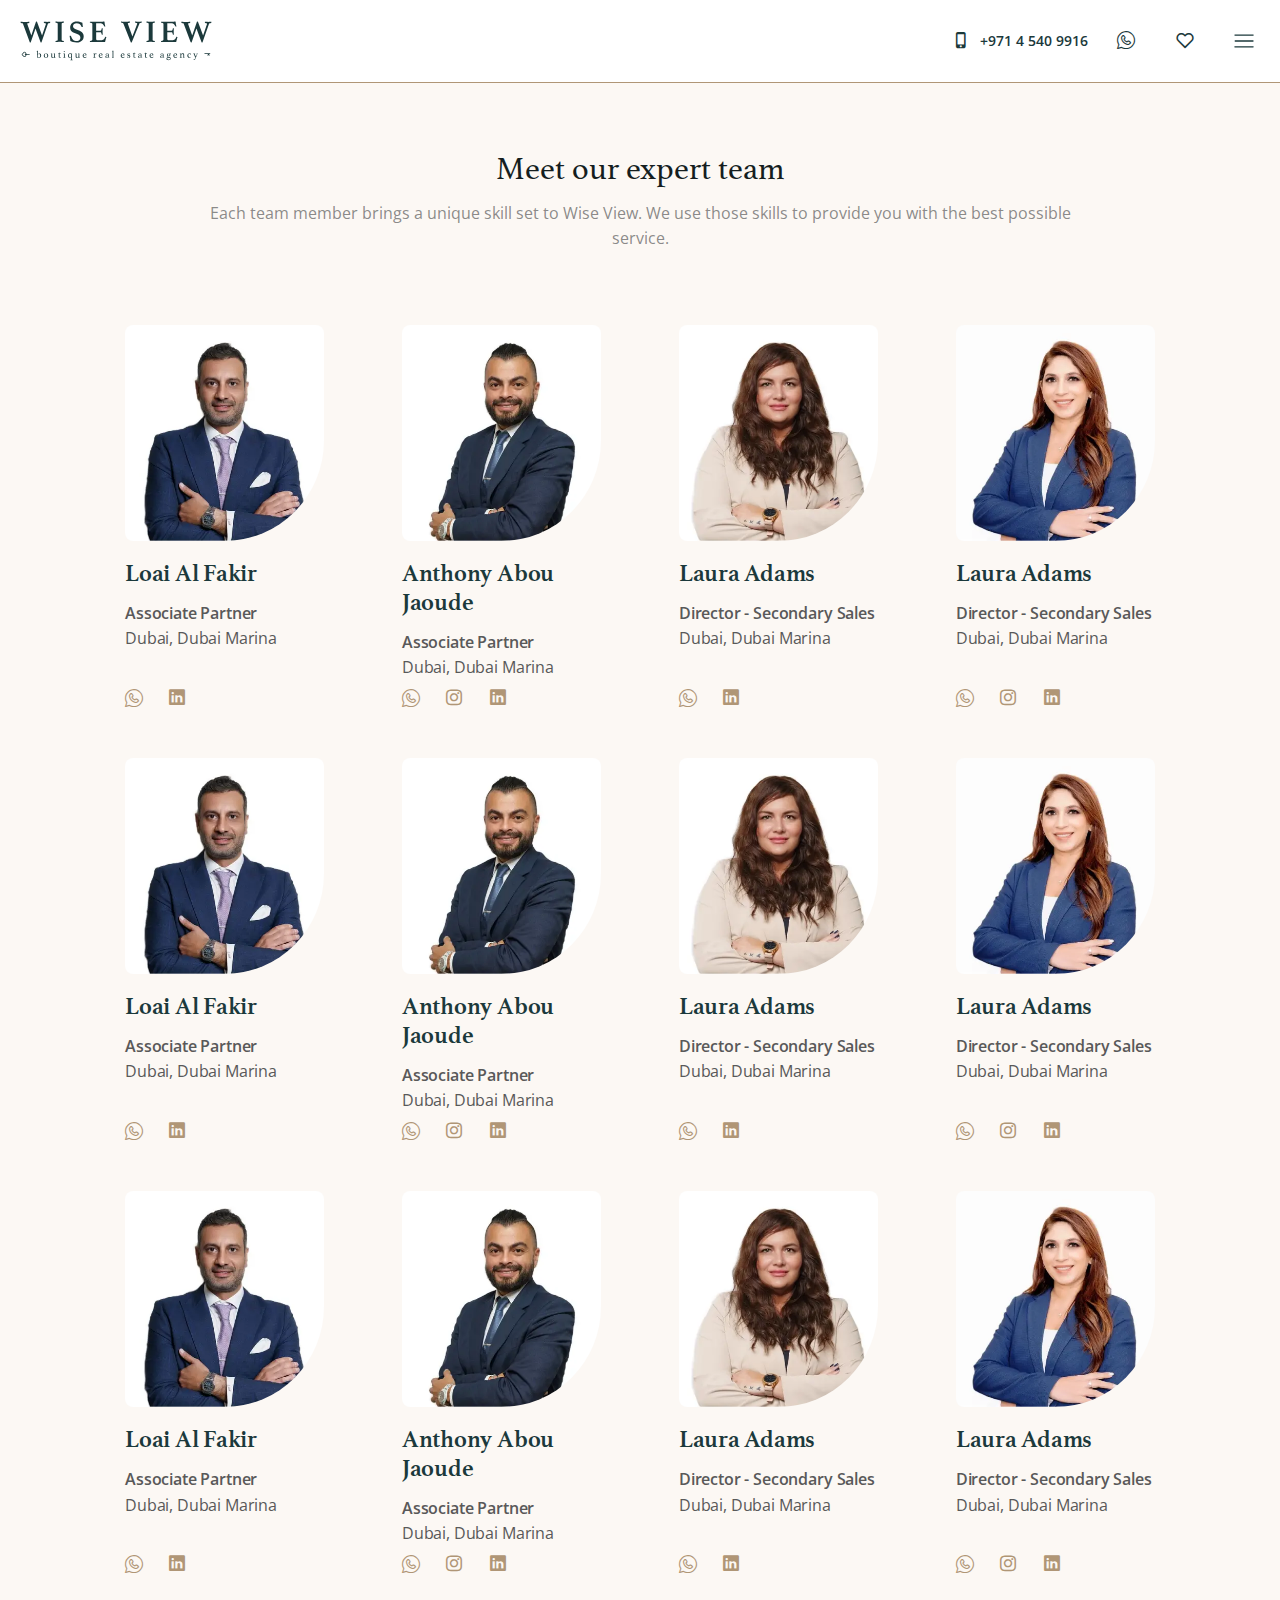
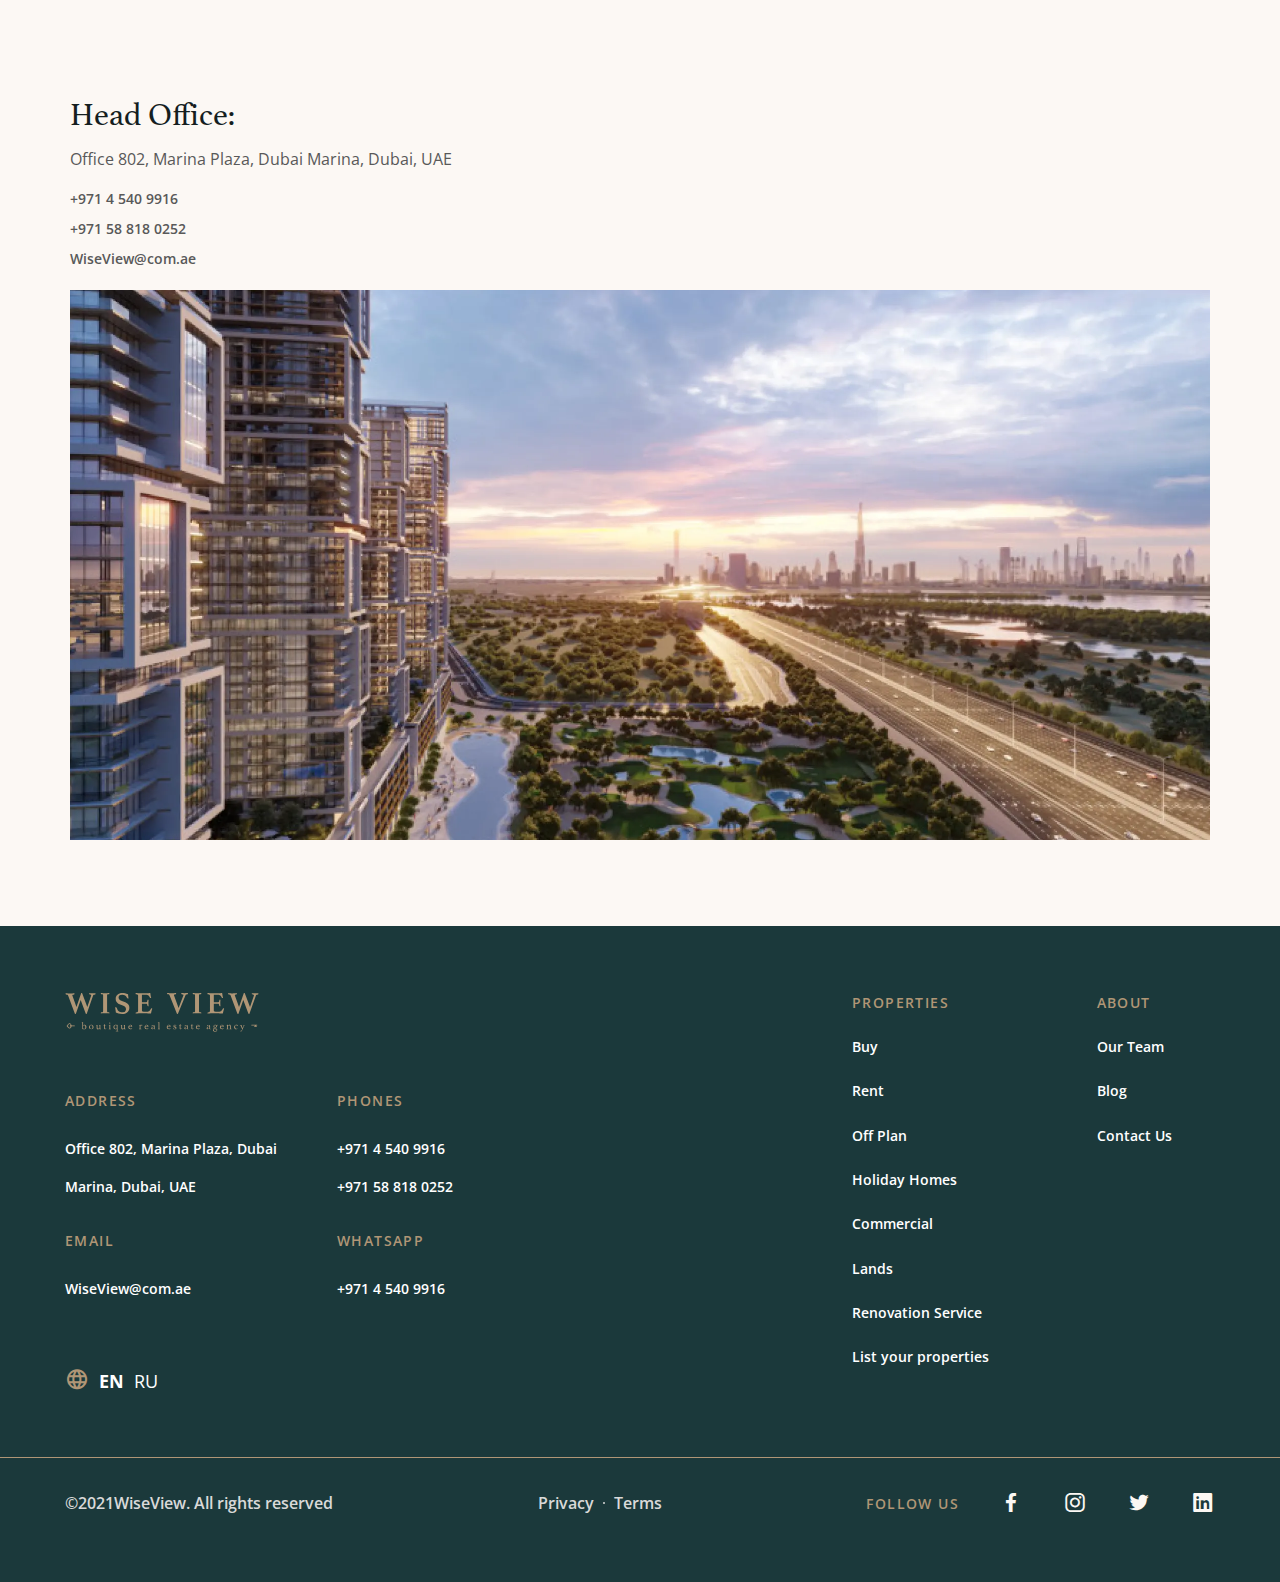
<file: team.html>
<!doctype html>
<html lang="en">

<head>
	<title>Team page</title>
	<meta charset="UTF-8">
	<meta name="format-detection" content="telephone=no">
	<!-- <style>body{opacity: 0;}</style> -->
	<link rel="stylesheet" href="css/style.min.css?_v=20250102124318">
	<link rel="shortcut icon" href="favicon.ico">
	<!-- <meta name="robots" content="noindex, nofollow"> -->
	<meta name="viewport" content="width=device-width, initial-scale=1.0">
</head>

<body>
	<div class="wrapper">
		<header class="header" data-lp data-scroll="100">
			<div class="header__cnt">
				<a href="#" class="header__logo">
					<picture>
						<source srcset="img/mobile-logo.svg" media="(max-width: 991.98px)" />
						<source srcset="img/logo-desk.svg" media="(min-width: 991.99px)" />
						<img src="img/mobile-logo.svg" alt="Опис зображення" />
					</picture>
				</a>
				<div class="header__menu menu">
					<nav class="menu__mobile-top">
						<ul class="menu__list">
							<li class="menu__item">
								<a href="tel:+97145409916" class="menu__link menu__link--number">
									<i class="_icon-iphone"></i><span>+971 4 540 9916</span>
								</a>
							</li>
							<li class="menu__item">
								<a href="@" class="menu__link">
									<i class="_icon-what-sec"></i>
								</a>
							</li>
							<li class="menu__item">
								<a href="@" class="menu__link menu__link--fav">
									<i class="_icon-fav-sec"></i>
								</a>
							</li>
						</ul>
					</nav>
					<button type="button" class="menu__icon icon-menu">
						<img src="img/menu-desk.svg" alt="burger icon" />
					</button>
				</div>
				<nav class="menu__mobile">
					<div class="menu__top">
						<ul class="menu__lang">
							<li>
								<i class="_icon-lang"></i>
							</li>
							<li><a href="#" class="active">En</a></li>
							<li><a href="#">Ru</a></li>
						</ul>
						<button type="button" class="menu__icon-close icon-menu">
							<img src="img/menu-mob.svg" alt="menu icon" />
						</button>
					</div>
					<div class="menu__links">
						<div class="menu__prop">
							<h2 class="menu__ttl">PROPERTIES</h2>
							<ul>
								<li><a href="#">Buy</a></li>
								<li><a href="#">Rent</a></li>
								<li><a href="#">Off Plan</a></li>
								<li><a href="#">Holiday Homes</a></li>
								<li><a href="#">Commercial</a></li>
								<li><a href="#">Renovation Service</a></li>
								<li><a href="#">List your properties</a></li>
							</ul>
						</div>
						<div class="menu__prop">
							<h2 class="menu__ttl">ABOUT</h2>
							<ul>
								<li><a href="#">Our Team</a></li>
								<li><a href="#">Blog</a></li>
								<li><a href="#">Contact Us</a></li>
							</ul>
						</div>
					</div>
					<ul class="menu__about">
						<li class="menu__sub-item">
							<h2 class="menu__ttl">Address</h2>
							<ul>
								<li>
									<address>
										Office 802, Marina Plaza, Dubai Marina, Dubai,
										UAE
									</address>
								</li>
							</ul>
						</li>
						<li class="menu__sub-item">
							<h2 class="menu__ttl">Phones</h2>
							<ul>
								<li>
									<a href="tel:+97145409916">+971 4 540 9916</a>
								</li>
								<li>
									<a href="tel:+971588180252">+971 58 818 0252</a>
								</li>
							</ul>
						</li>
						<li class="menu__sub-item">
							<h2 class="menu__ttl">Email</h2>
							<ul>
								<li>
									<a href="mailto:WiseView@com.ae">WiseView@com.ae</a>
								</li>
							</ul>
						</li>
						<li class="menu__sub-item">
							<h2 class="menu__ttl">Whatsapp</h2>
							<ul>
								<li><a href="#">+971 4 540 9916</a></li>
							</ul>
						</li>
					</ul>
					<div class="menu__social">
						<h2 class="menu__ttl">Follow Us</h2>
						<ul>
							<li>
								<a href="#" target="_blank" class="_icon-facebook"></a>
							</li>
							<li>
								<a href="#" target="_blank" class="_icon-instagram"></a>
							</li>
							<li>
								<a href="#" target="_blank" class="_icon-twitter"></a>
							</li>
							<li>
								<a href="#" target="_blank" class="_icon-linkedin"></a>
							</li>
						</ul>
					</div>
				</nav>
			</div>
		</header>

		<main class="team">
			<section class="team__main">
				<div class="team__cnt">
					<div class="team__header">
						<h1>Meet our expert team</h1>
						<p>
							Each team member brings a unique skill set to
							Wise View. We use those skills to provide you
							with the best possible service.
						</p>
					</div>
					<ul class="team__list">
						<li>
							<article class="team__card">
								<h4 class="hidden">Loai Al Fakir</h4>
								<div class="team__image">
									<img src="img/team/image_01.webp" alt="team img" />
								</div>
								<div class="team__body">
									<div class="team__about">
										<h3 class="team__ttl">
											Loai Al Fakir
										</h3>
										<p class="team__status">
											Associate Partner
										</p>
										<p class="team__loc">
											Dubai, Dubai Marina
										</p>
									</div>
									<ul class="team__soc-link">
										<li>
											<a href="#" class="_icon-what-sec"></a>
										</li>
										<li>
											<a href="#" class="_icon-linkedin"></a>
										</li>
									</ul>
								</div>
							</article>
						</li>
						<li>
							<article class="team__card">
								<h4 class="hidden">Anthony Abou Jaoude</h4>
								<div class="team__image">
									<img src="img/team/image_02.webp" alt="team img" />
								</div>
								<div class="team__body">
									<div class="team__about">
										<h3 class="team__ttl">
											Anthony Abou Jaoude
										</h3>
										<p class="team__status">
											Associate Partner
										</p>
										<p class="team__loc">
											Dubai, Dubai Marina
										</p>
									</div>
									<ul class="team__soc-link">
										<li>
											<a href="#" class="_icon-what-sec"></a>
										</li>
										<li>
											<a href="#" class="_icon-instagram"></a>
										</li>
										<li>
											<a href="#" class="_icon-linkedin"></a>
										</li>
									</ul>
								</div>
							</article>
						</li>
						<li>
							<article class="team__card">
								<h4 class="hidden">Laura Adams</h4>
								<div class="team__image">
									<img src="img/team/image_03.webp" alt="team img" />
								</div>
								<div class="team__body">
									<div class="team__about">
										<h3 class="team__ttl">
											Laura Adams
										</h3>
										<p class="team__status">
											Director - Secondary Sales
										</p>
										<p class="team__loc">
											Dubai, Dubai Marina
										</p>
									</div>
									<ul class="team__soc-link">
										<li>
											<a href="#" class="_icon-what-sec"></a>
										</li>
										<li>
											<a href="#" class="_icon-linkedin"></a>
										</li>
									</ul>
								</div>
							</article>
						</li>
						<li>
							<article class="team__card">
								<h4 class="hidden">Laura Adams</h4>
								<div class="team__image">
									<img src="img/team/image_04.webp" alt="team img" />
								</div>
								<div class="team__body">
									<div class="team__about">
										<h3 class="team__ttl">
											Laura Adams
										</h3>
										<p class="team__status">
											Director - Secondary Sales
										</p>
										<p class="team__loc">
											Dubai, Dubai Marina
										</p>
									</div>
									<ul class="team__soc-link">
										<li>
											<a href="#" class="_icon-what-sec"></a>
										</li>
										<li>
											<a href="#" class="_icon-instagram"></a>
										</li>
										<li>
											<a href="#" class="_icon-linkedin"></a>
										</li>
									</ul>
								</div>
							</article>
						</li>
						<li>
							<article class="team__card">
								<h4 class="hidden">Loai Al Fakir</h4>
								<div class="team__image">
									<img src="img/team/image_01.webp" alt="team img" />
								</div>
								<div class="team__body">
									<div class="team__about">
										<h3 class="team__ttl">
											Loai Al Fakir
										</h3>
										<p class="team__status">
											Associate Partner
										</p>
										<p class="team__loc">
											Dubai, Dubai Marina
										</p>
									</div>
									<ul class="team__soc-link">
										<li>
											<a href="#" class="_icon-what-sec"></a>
										</li>
										<li>
											<a href="#" class="_icon-linkedin"></a>
										</li>
									</ul>
								</div>
							</article>
						</li>
						<li>
							<article class="team__card">
								<h4 class="hidden">Anthony Abou Jaoude</h4>
								<div class="team__image">
									<img src="img/team/image_02.webp" alt="team img" />
								</div>
								<div class="team__body">
									<div class="team__about">
										<h3 class="team__ttl">
											Anthony Abou Jaoude
										</h3>
										<p class="team__status">
											Associate Partner
										</p>
										<p class="team__loc">
											Dubai, Dubai Marina
										</p>
									</div>
									<ul class="team__soc-link">
										<li>
											<a href="#" class="_icon-what-sec"></a>
										</li>
										<li>
											<a href="#" class="_icon-instagram"></a>
										</li>
										<li>
											<a href="#" class="_icon-linkedin"></a>
										</li>
									</ul>
								</div>
							</article>
						</li>
						<li>
							<article class="team__card">
								<h4 class="hidden">Laura Adams</h4>
								<div class="team__image">
									<img src="img/team/image_03.webp" alt="team img" />
								</div>
								<div class="team__body">
									<div class="team__about">
										<h3 class="team__ttl">
											Laura Adams
										</h3>
										<p class="team__status">
											Director - Secondary Sales
										</p>
										<p class="team__loc">
											Dubai, Dubai Marina
										</p>
									</div>
									<ul class="team__soc-link">
										<li>
											<a href="#" class="_icon-what-sec"></a>
										</li>
										<li>
											<a href="#" class="_icon-linkedin"></a>
										</li>
									</ul>
								</div>
							</article>
						</li>
						<li>
							<article class="team__card">
								<h4 class="hidden">Laura Adams</h4>
								<div class="team__image">
									<img src="img/team/image_04.webp" alt="team img" />
								</div>
								<div class="team__body">
									<div class="team__about">
										<h3 class="team__ttl">
											Laura Adams
										</h3>
										<p class="team__status">
											Director - Secondary Sales
										</p>
										<p class="team__loc">
											Dubai, Dubai Marina
										</p>
									</div>
									<ul class="team__soc-link">
										<li>
											<a href="#" class="_icon-what-sec"></a>
										</li>
										<li>
											<a href="#" class="_icon-instagram"></a>
										</li>
										<li>
											<a href="#" class="_icon-linkedin"></a>
										</li>
									</ul>
								</div>
							</article>
						</li>
						<li>
							<article class="team__card">
								<h4 class="hidden">Loai Al Fakir</h4>
								<div class="team__image">
									<img src="img/team/image_01.webp" alt="team img" />
								</div>
								<div class="team__body">
									<div class="team__about">
										<h3 class="team__ttl">
											Loai Al Fakir
										</h3>
										<p class="team__status">
											Associate Partner
										</p>
										<p class="team__loc">
											Dubai, Dubai Marina
										</p>
									</div>
									<ul class="team__soc-link">
										<li>
											<a href="#" class="_icon-what-sec"></a>
										</li>
										<li>
											<a href="#" class="_icon-linkedin"></a>
										</li>
									</ul>
								</div>
							</article>
						</li>
						<li>
							<article class="team__card">
								<h4 class="hidden">Anthony Abou Jaoude</h4>
								<div class="team__image">
									<img src="img/team/image_02.webp" alt="team img" />
								</div>
								<div class="team__body">
									<div class="team__about">
										<h3 class="team__ttl">
											Anthony Abou Jaoude
										</h3>
										<p class="team__status">
											Associate Partner
										</p>
										<p class="team__loc">
											Dubai, Dubai Marina
										</p>
									</div>
									<ul class="team__soc-link">
										<li>
											<a href="#" class="_icon-what-sec"></a>
										</li>
										<li>
											<a href="#" class="_icon-instagram"></a>
										</li>
										<li>
											<a href="#" class="_icon-linkedin"></a>
										</li>
									</ul>
								</div>
							</article>
						</li>
						<li>
							<article class="team__card">
								<h4 class="hidden">Laura Adams</h4>
								<div class="team__image">
									<img src="img/team/image_03.webp" alt="team img" />
								</div>
								<div class="team__body">
									<div class="team__about">
										<h3 class="team__ttl">
											Laura Adams
										</h3>
										<p class="team__status">
											Director - Secondary Sales
										</p>
										<p class="team__loc">
											Dubai, Dubai Marina
										</p>
									</div>
									<ul class="team__soc-link">
										<li>
											<a href="#" class="_icon-what-sec"></a>
										</li>
										<li>
											<a href="#" class="_icon-linkedin"></a>
										</li>
									</ul>
								</div>
							</article>
						</li>
						<li>
							<article class="team__card">
								<h4 class="hidden">Laura Adams</h4>
								<div class="team__image">
									<img src="img/team/image_04.webp" alt="team img" />
								</div>
								<div class="team__body">
									<div class="team__about">
										<h3 class="team__ttl">
											Laura Adams
										</h3>
										<p class="team__status">
											Director - Secondary Sales
										</p>
										<p class="team__loc">
											Dubai, Dubai Marina
										</p>
									</div>
									<ul class="team__soc-link">
										<li>
											<a href="#" class="_icon-what-sec"></a>
										</li>
										<li>
											<a href="#" class="_icon-instagram"></a>
										</li>
										<li>
											<a href="#" class="_icon-linkedin"></a>
										</li>
									</ul>
								</div>
							</article>
						</li>
					</ul>
				</div>
			</section>
			<section class="team__office office">
				<div class="office__cnt">
					<div class="office__header">
						<h2>Head Office:</h2>
						<address>Office 802, Marina Plaza, Dubai Marina, Dubai, UAE</address>
						<ul>
							<li><a href="tel:+97145409916">+971 4 540 9916</a></li>
							<li><a href="tel:+971588180252">+971 58 818 0252</a></li>
							<li><a href="mailto:WiseView@com.ae">WiseView@com.ae</a></li>
						</ul>
					</div>
					<div class="office__image">
						<img src="img/project/image_01.webp" alt="office image">
					</div>
				</div>
			</section>
		</main>
		<footer class="footer">
			<!-- Ширина контейнеру 1149рх + потрібно буде додати паддінги безпеки по 20рх на сторону-->
			<div class="footer__cnt">
				<div class="footer__column">
					<a href="index.html" class="footer__logo"><img src="img/banner-logo.svg" alt="logo" /></a>
					<ul class="footer__about">
						<li class="footer__sub-item">
							<h2 class="footer__ttl">Address</h2>
							<ul>
								<li>
									<address>
										Office 802, Marina Plaza, Dubai Marina, Dubai,
										UAE
									</address>
								</li>
							</ul>
						</li>
						<li class="footer__sub-item">
							<h2 class="footer__ttl">Phones</h2>
							<ul>
								<li>
									<a href="tel:+97145409916">+971 4 540 9916</a>
								</li>
								<li>
									<a href="tel:+971588180252">+971 58 818 0252</a>
								</li>
							</ul>
						</li>
						<li class="footer__sub-item">
							<h2 class="footer__ttl">Email</h2>
							<ul>
								<li>
									<a href="mailto:WiseView@com.ae">WiseView@com.ae</a>
								</li>
							</ul>
						</li>
						<li class="footer__sub-item">
							<h2 class="footer__ttl">Whatsapp</h2>
							<ul>
								<li><a href="#">+971 4 540 9916</a></li>
							</ul>
						</li>
					</ul>
					<ul class="footer__lang" data-da=".footer__column,767.98,1">
						<li>
							<i class="_icon-lang"></i>
						</li>
						<li>
							<a href="#" class="active">EN</a>
						</li>
						<li>
							<a href="#">RU</a>
						</li>
					</ul>
				</div>
				<!-- data-da=".footer__column,767.98,1" -->
				<nav class="footer__menu" data-da=".footer__column,767.98,2">
					<div class="footer__prop">
						<h3 class="footer__ttl">PROPERTIES</h3>
						<ul>
							<li><a href="#">Buy</a></li>
							<li><a href="#">Rent</a></li>
							<li><a href="#">Off Plan</a></li>
							<li><a href="#">Holiday Homes</a></li>
							<li><a href="#">Commercial</a></li>
							<li><a href="#">Lands</a></li>
							<li><a href="#">Renovation Service</a></li>
							<li><a href="#">List your properties</a></li>
						</ul>
					</div>
					<div class="footer__prop">
						<h3 class="footer__ttl">ABOUT</h3>
						<ul>
							<li><a href="#">Our Team</a></li>
							<li><a href="#">Blog</a></li>
							<li><a href="#">Contact Us</a></li>
						</ul>
					</div>
				</nav>
			</div>
			<div class="footer__down">
				<div class="footer__container">
					<div class="footer__rights">
						&copy;2021WiseView. All rights reserved
					</div>
					<ul class="footer__terms">
						<li><a href="#" target="_blank">Privacy</a></li>
						<li><a href="#" target="_blank">Terms</a></li>
					</ul>
					<div class="footer__social">
						<h3 class="footer__ttl">Follow Us</h3>
						<ul>
							<li><a href="#" target="_blank" class="_icon-facebook"></a></li>
							<li>
								<a href="#" target="_blank" class="_icon-instagram"></a>
							</li>
							<li><a href="#" target="_blank" class="_icon-twitter"></a></li>
							<li><a href="#" target="_blank" class="_icon-linkedin"></a></li>
						</ul>
					</div>
				</div>
			</div>
		</footer>

	</div>
	<script src="js/app.min.js?_v=20250102124318"></script>
</body>

</html>
</file>
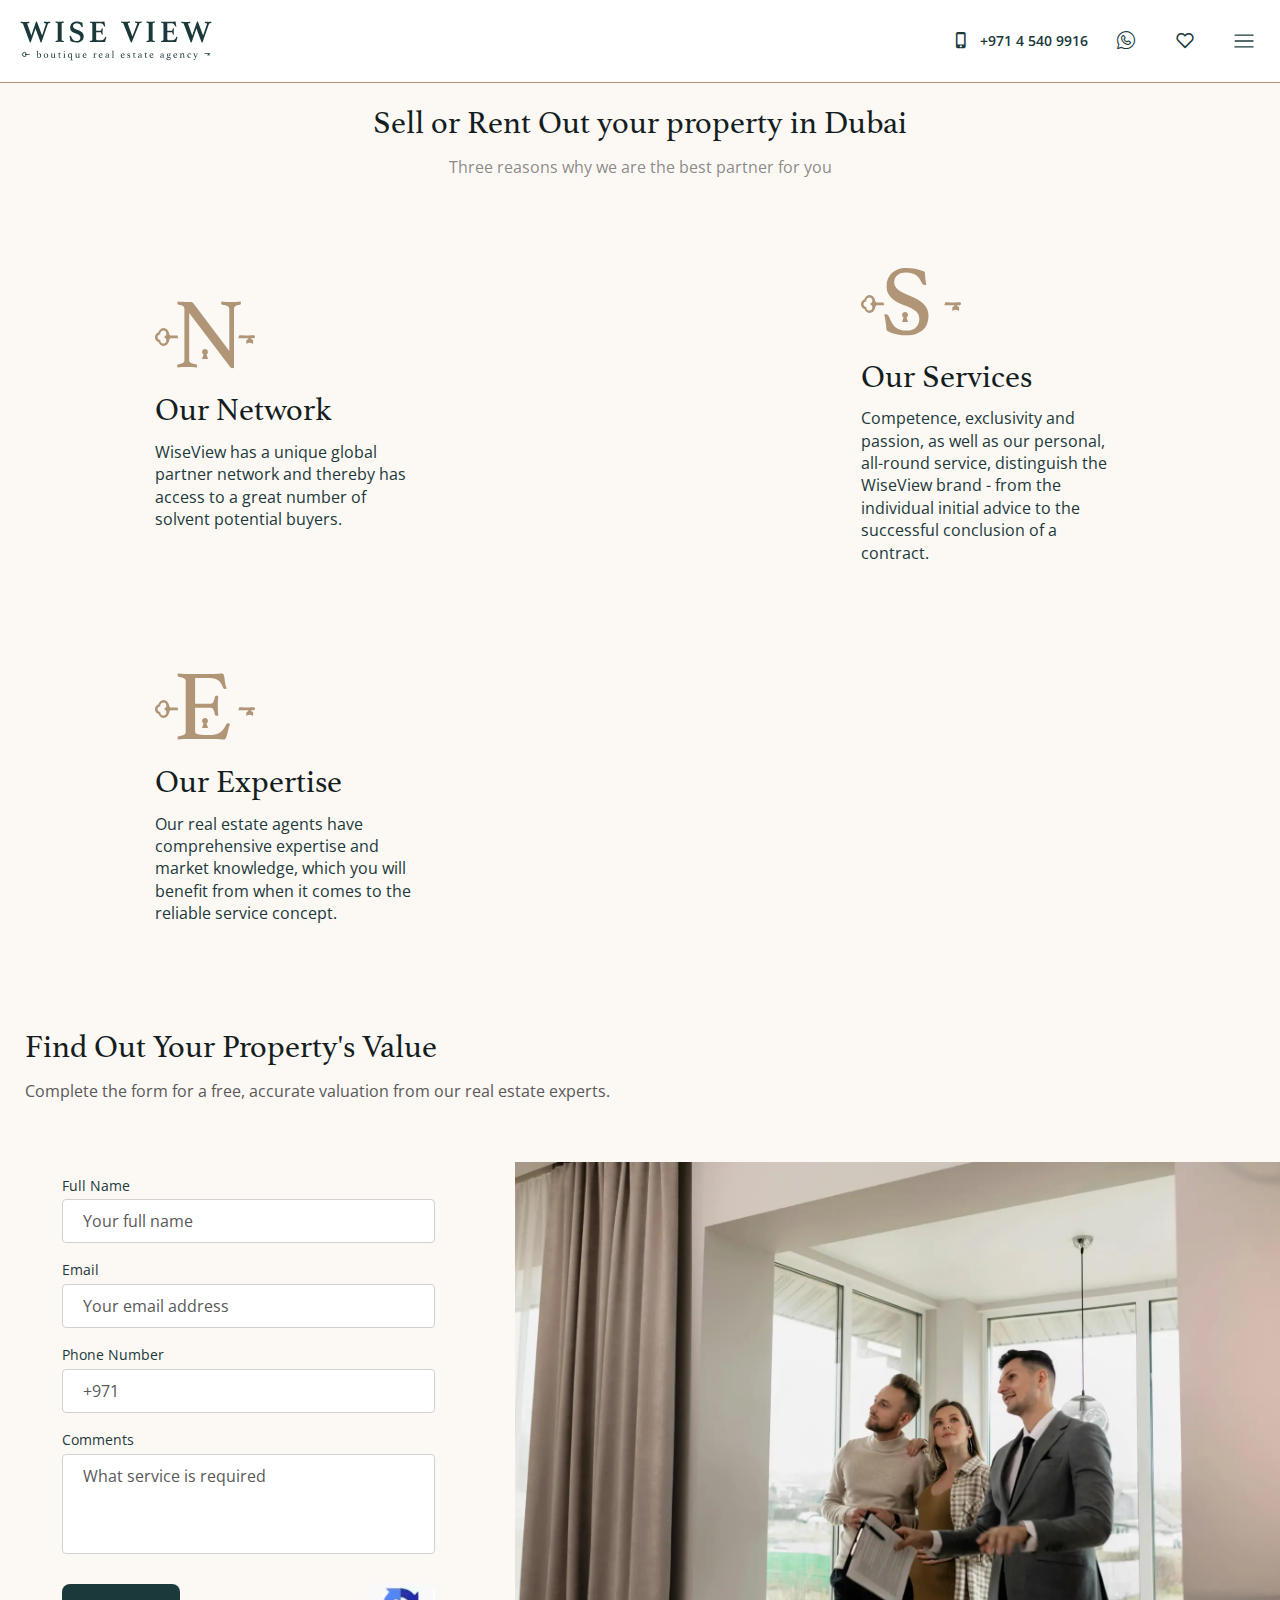
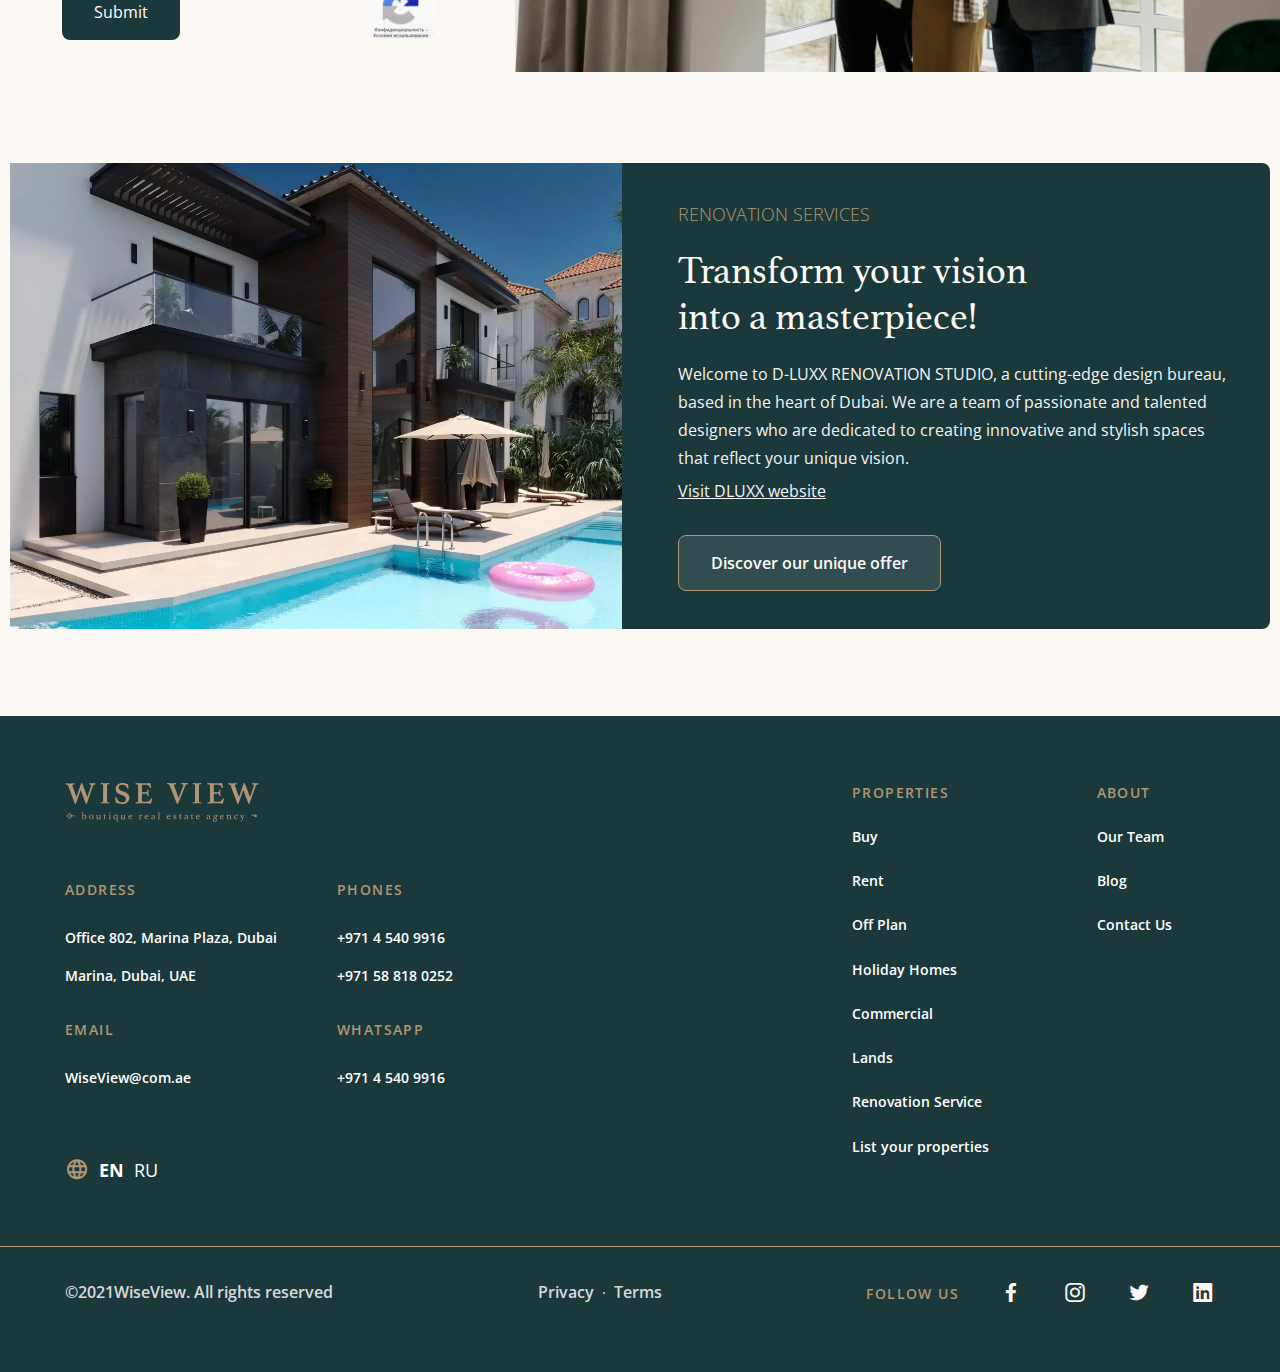
<file: your-property.html>
<!doctype html>
<html lang="en">

<head>
	<title>Your property page</title>
	<meta charset="UTF-8">
	<meta name="format-detection" content="telephone=no">
	<!-- <style>body{opacity: 0;}</style> -->
	<link rel="stylesheet" href="css/style.min.css?_v=20250102124318">
	<link rel="shortcut icon" href="favicon.ico">
	<!-- <meta name="robots" content="noindex, nofollow"> -->
	<meta name="viewport" content="width=device-width, initial-scale=1.0">
</head>

<body>
	<div class="wrapper">
		<header class="header" data-lp data-scroll="100">
			<div class="header__cnt">
				<a href="#" class="header__logo">
					<picture>
						<source srcset="img/mobile-logo.svg" media="(max-width: 991.98px)" />
						<source srcset="img/logo-desk.svg" media="(min-width: 991.99px)" />
						<img src="img/mobile-logo.svg" alt="Опис зображення" />
					</picture>
				</a>
				<div class="header__menu menu">
					<nav class="menu__mobile-top">
						<ul class="menu__list">
							<li class="menu__item">
								<a href="tel:+97145409916" class="menu__link menu__link--number">
									<i class="_icon-iphone"></i><span>+971 4 540 9916</span>
								</a>
							</li>
							<li class="menu__item">
								<a href="@" class="menu__link">
									<i class="_icon-what-sec"></i>
								</a>
							</li>
							<li class="menu__item">
								<a href="@" class="menu__link menu__link--fav">
									<i class="_icon-fav-sec"></i>
								</a>
							</li>
						</ul>
					</nav>
					<button type="button" class="menu__icon icon-menu">
						<img src="img/menu-desk.svg" alt="burger icon" />
					</button>
				</div>
				<nav class="menu__mobile">
					<div class="menu__top">
						<ul class="menu__lang">
							<li>
								<i class="_icon-lang"></i>
							</li>
							<li><a href="#" class="active">En</a></li>
							<li><a href="#">Ru</a></li>
						</ul>
						<button type="button" class="menu__icon-close icon-menu">
							<img src="img/menu-mob.svg" alt="menu icon" />
						</button>
					</div>
					<div class="menu__links">
						<div class="menu__prop">
							<h2 class="menu__ttl">PROPERTIES</h2>
							<ul>
								<li><a href="#">Buy</a></li>
								<li><a href="#">Rent</a></li>
								<li><a href="#">Off Plan</a></li>
								<li><a href="#">Holiday Homes</a></li>
								<li><a href="#">Commercial</a></li>
								<li><a href="#">Renovation Service</a></li>
								<li><a href="#">List your properties</a></li>
							</ul>
						</div>
						<div class="menu__prop">
							<h2 class="menu__ttl">ABOUT</h2>
							<ul>
								<li><a href="#">Our Team</a></li>
								<li><a href="#">Blog</a></li>
								<li><a href="#">Contact Us</a></li>
							</ul>
						</div>
					</div>
					<ul class="menu__about">
						<li class="menu__sub-item">
							<h2 class="menu__ttl">Address</h2>
							<ul>
								<li>
									<address>
										Office 802, Marina Plaza, Dubai Marina, Dubai,
										UAE
									</address>
								</li>
							</ul>
						</li>
						<li class="menu__sub-item">
							<h2 class="menu__ttl">Phones</h2>
							<ul>
								<li>
									<a href="tel:+97145409916">+971 4 540 9916</a>
								</li>
								<li>
									<a href="tel:+971588180252">+971 58 818 0252</a>
								</li>
							</ul>
						</li>
						<li class="menu__sub-item">
							<h2 class="menu__ttl">Email</h2>
							<ul>
								<li>
									<a href="mailto:WiseView@com.ae">WiseView@com.ae</a>
								</li>
							</ul>
						</li>
						<li class="menu__sub-item">
							<h2 class="menu__ttl">Whatsapp</h2>
							<ul>
								<li><a href="#">+971 4 540 9916</a></li>
							</ul>
						</li>
					</ul>
					<div class="menu__social">
						<h2 class="menu__ttl">Follow Us</h2>
						<ul>
							<li>
								<a href="#" target="_blank" class="_icon-facebook"></a>
							</li>
							<li>
								<a href="#" target="_blank" class="_icon-instagram"></a>
							</li>
							<li>
								<a href="#" target="_blank" class="_icon-twitter"></a>
							</li>
							<li>
								<a href="#" target="_blank" class="_icon-linkedin"></a>
							</li>
						</ul>
					</div>
				</nav>
			</div>
		</header>

		<main class="your-property">
			<section class="your-property__search-by search-by">
				<div class="search-by__cnt">
					<div class="search-by__block-header block-header">
						<h2>Sell or Rent Out your property in Dubai</h2>
						<p>
							Three reasons why we are the best partner for
							you
						</p>
					</div>
					<ul class="search-by__list search-by__list--left">
						<li>
							<a href="#" class="search-by__link">
								<div class="search-by__icon">
									<svg width="110" height="100" viewBox="0 0 110 100" fill="none" xmlns="http://www.w3.org/2000/svg">
										<path d="M74.3 75.1V33.3C74.3 31.8333 73.7667 30.8 72.7 30.2C71.6333 29.6 69.8333 29.1333 67.3 28.8C66.5667 28.7333 66.2 28.1667 66.2 27.1C66.2 26.7 66.2667 26.1667 66.4 25.5C68.0667 25.6333 69.7667 25.7667 71.5 25.9C73.2333 25.9667 74.8667 26 76.4 26C77.8667 26 79.4 25.9667 81 25.9C82.6 25.7667 84.1667 25.6333 85.7 25.5C85.8333 26.1667 85.9 26.7 85.9 27.1C85.9 28.1667 85.5667 28.7333 84.9 28.8C82.6333 29.1333 81.0667 29.6 80.2 30.2C79.4 30.8 79 31.7667 79 33.1V92C78.8667 92.0667 78.6333 92.1 78.3 92.1C77.9667 92.1667 77.7 92.2 77.5 92.2C77.0333 92.2 76.6 92.0667 76.2 91.8C75.8 91.6 75.3333 91.1333 74.8 90.4L34.2 36.9V84C34.2 85.3333 34.6667 86.2667 35.6 86.8C36.5333 87.3333 38.3333 87.8333 41 88.3C41.6667 88.4333 42 88.9667 42 89.9C42 90.3 41.9333 90.8333 41.8 91.5C40.1333 91.3667 38.4333 91.2333 36.7 91.1C35.0333 91.0333 33.4667 91 32 91C30.6667 91 29.1 91.0333 27.3 91.1C25.5 91.2333 23.8667 91.3667 22.4 91.5C22.2667 90.8333 22.2 90.3 22.2 89.9C22.2 88.9667 22.5667 88.4333 23.3 88.3C25.7 87.8333 27.3 87.3333 28.1 86.8C28.9667 86.2667 29.4 85.3333 29.4 84V32.6C29.4 31.5333 29 30.7333 28.2 30.2C27.4667 29.6 25.9 29.1333 23.5 28.8C22.7667 28.6667 22.4 28.1 22.4 27.1C22.4 26.7667 22.4333 26.4667 22.5 26.2C22.5 26 22.5333 25.7667 22.6 25.5C23.9333 25.6333 25.2 25.7333 26.4 25.8C27.4667 25.8667 28.6 25.9333 29.8 26C31 26 32.0667 26 33 26C34.9333 26 36.2 26.0667 36.8 26.2C37.4667 26.3333 38 26.6667 38.4 27.2L74.3 75.1Z" fill="#B09676" />
										<path fill-rule="evenodd" clip-rule="evenodd" d="M88.7485 62.1558C89.8891 62.1663 90.7902 62.1745 93.2556 62.1437V62.8794C93.2556 62.8794 93.0871 63.0472 92.4624 63.4504C91.8377 63.8536 91.357 64.3056 91.357 64.3056L91.3424 65.3806L91.327 66.6165L91.3138 67.532C91.3138 67.922 91.4274 67.9531 91.5722 67.9512C91.5722 67.9512 93.0871 66.7566 94.7269 66.8222C96.3666 66.8878 97.8407 67.9512 97.8407 67.9512C97.8407 67.9512 98.1061 68.0469 98.1061 67.532C98.1061 67.0172 98.1207 66.6165 98.1207 66.6165L98.1313 65.3806L98.1457 64.3056C98.1457 64.3056 97.8503 64.0149 97.0198 63.5118C96.1893 63.0088 96.05 62.8794 96.05 62.8794C96.0544 62.4944 96.0568 62.2648 96.0578 62.1437H98.8601C99.4489 62.1368 99.9373 61.6663 99.9454 61.0552L99.9492 60.6218C99.9573 60.0107 99.4811 59.3564 98.8909 59.3649C94.7638 59.4401 91.9872 59.4172 88.9133 59.3918C86.9703 59.3757 86.9845 59.3587 84.3877 59.3649C83.2591 62.1437 84.3877 59.3649 83.2591 62.1437C85.0265 62.1395 87.9212 62.1482 88.7485 62.1558ZM96.0578 62.1437C96.0592 61.974 96.0579 62.017 96.0555 62.1437H96.0578ZM96.0555 62.1437C96.0537 62.2361 96.0514 62.3731 96.0492 62.5045C96.0424 62.9037 96.0365 63.2515 96.05 62.1437H96.0555ZM5.73483 66.0195C6.39131 66.9671 7.30947 67.5848 8.52572 67.584C10.524 67.5835 11.3569 66.0792 11.3575 64.0243C11.358 62.8073 9.89189 61.7279 8.96962 61.049C8.94679 61.0322 8.9243 61.0156 8.90217 60.9993C8.92407 60.9832 8.94633 60.9668 8.96892 60.9501C9.89121 60.2712 11.3589 59.1907 11.3595 57.9734C11.36 55.9185 10.5282 54.4154 8.52999 54.4159C7.14898 54.4162 6.10558 55.212 5.49558 56.382C5.14945 57.046 5.17857 57.5553 5.21254 58.1491C5.2185 58.2535 5.22462 58.3605 5.22888 58.4713C4.07399 58.5373 3.25104 58.9525 2.8114 59.9906C2.65186 60.3662 2.56338 60.7814 2.56301 61.2169C2.56314 61.7005 2.67178 62.1574 2.86475 62.564C3.3273 63.5394 4.12079 63.9015 5.23255 63.9613C5.27958 64.6654 5.35969 65.4778 5.73483 66.0195ZM20.6077 59.5999C20.7844 59.603 22.2135 59.6064 22.492 59.6103C23.3027 62.3378 22.492 59.6103 23.3027 62.3378C20.485 62.3385 21.2996 62.33 21.3206 62.3291C21.3456 62.3281 21.3682 62.3271 16.5631 62.3292C16.5631 62.3292 15.8281 62.2202 15.2769 62.4149C14.7257 62.7067 14.5538 63.14 14.5538 63.14C14.2934 64.5954 13.7862 66.0864 13.0636 67.1953C11.8838 69.0032 10.2717 69.9988 8.52572 70C6.77878 70.0004 5.32449 69.0048 4.14556 67.1971C3.90603 66.8297 3.69003 66.4364 3.49925 66.0223C2.68373 65.774 1.94635 65.317 1.34788 64.6755C0.478833 63.7436 -0.000429015 62.5149 2.88164e-07 61.2177C0.000682558 59.9202 0.480177 58.692 1.35022 57.7592C1.89514 57.1745 2.55596 56.7429 3.28645 56.4823C3.52649 55.8818 3.81465 55.3184 4.14902 54.8047C5.32882 52.9968 6.78307 52.0004 8.53 52C10.2769 51.9996 11.8882 52.9951 13.0663 54.802C13.6186 55.6488 14.143 57.4265 14.4004 58.2993C14.4799 58.5688 14.5339 58.752 14.5555 58.7949C14.6469 58.9769 14.9831 59.3633 15.242 59.4634C15.711 59.6448 16.5636 59.6057 16.5636 59.6057C18.5465 59.6052 19.8227 59.6029 20.6077 59.5999Z" fill="#B09676" />
										<path fill-rule="evenodd" clip-rule="evenodd" d="M51.506 78.4779C52.367 77.9667 52.9449 77.022 52.9449 75.9411C52.9449 74.3168 51.6399 73 50.0301 73C48.4204 73 47.1154 74.3168 47.1154 75.9411C47.1154 77.0213 47.6925 77.9655 48.5525 78.4769L47 82.9992H53.0582L51.506 78.4779Z" fill="#B09676" />
									</svg>
								</div>
								<h3>Our Network</h3>
								<p>
									WiseView has a unique global partner
									network and thereby has access to a
									great number of solvent potential
									buyers.
								</p>
							</a>
						</li>
						<li>
							<a href="#" class="search-by__link">
								<div class="search-by__icon">
									<svg width="110" height="100" viewBox="0 0 110 100" fill="none" xmlns="http://www.w3.org/2000/svg">
										<path d="M65.3 41.7C64.6333 41.8333 64.1333 41.9 63.8 41.9C62.9333 41.9 62.3 41.7333 61.9 41.4C61.5 41.0667 61.2 40.7 61 40.3C59.2667 36.5 57.2 33.7333 54.8 32C52.4 30.2667 49.1333 29.4 45 29.4C43.4 29.4 41.8667 29.6333 40.4 30.1C39 30.5 37.7667 31.1333 36.7 32C35.6333 32.8 34.7667 33.8 34.1 35C33.5 36.2 33.2 37.5333 33.2 39C33.2 42.1333 34.5 44.7 37.1 46.7C39.7667 48.7 43.6667 50.7333 48.8 52.8C55.2 55.3333 59.9 58.1667 62.9 61.3C65.9667 64.3667 67.5 68.1667 67.5 72.7C67.5 75.4333 67.0667 78 66.2 80.4C65.4 82.7333 64.1 84.8 62.3 86.6C60.5667 88.3333 58.3 89.7 55.5 90.7C52.7 91.7 49.3333 92.2 45.4 92.2C41.2667 92.2 37.5 91.7667 34.1 90.9C30.7667 90.0333 27.9333 88.9 25.6 87.5C25.4 84.7 25.1 82 24.7 79.4C24.3 76.8 23.8333 74.2 23.3 71.6C23.7667 71.4 24.3333 71.3 25 71.3C25.8 71.3 26.4 71.5 26.8 71.9C27.2667 72.2333 27.6667 72.8 28 73.6C29.6667 78.4 31.8 81.9333 34.4 84.2C37.0667 86.4667 40.7667 87.6 45.5 87.6C47.6333 87.6 49.5 87.3 51.1 86.7C52.7 86.1 54.0333 85.2667 55.1 84.2C56.1667 83.1333 56.9667 81.9333 57.5 80.6C58.0333 79.2667 58.3 77.8333 58.3 76.3C58.3 72.8333 57.1 70.1 54.7 68.1C52.3667 66.1 49 64.3 44.6 62.7C41.7333 61.6333 39.1333 60.5333 36.8 59.4C34.4667 58.2 32.4667 56.8333 30.8 55.3C29.1333 53.7667 27.8333 52 26.9 50C26.0333 47.9333 25.6 45.5 25.6 42.7C25.6 40.2333 26.0333 37.9333 26.9 35.8C27.8333 33.6 29.1333 31.7 30.8 30.1C32.5333 28.5 34.6 27.2333 37 26.3C39.4 25.3667 42.1 24.9 45.1 24.9C48.2333 24.9 51.2333 25.2 54.1 25.8C56.9667 26.4 60.2 27.4 63.8 28.8C63.9333 30.8 64.1 32.9667 64.3 35.3C64.5667 37.5667 64.9 39.7 65.3 41.7Z" fill="#B09676" />
										<path fill-rule="evenodd" clip-rule="evenodd" d="M88.7485 62.1558C89.8891 62.1663 90.7902 62.1745 93.2556 62.1437V62.8794C93.2556 62.8794 93.0871 63.0472 92.4624 63.4504C91.8377 63.8536 91.357 64.3056 91.357 64.3056L91.3424 65.3806L91.327 66.6165L91.3138 67.532C91.3138 67.922 91.4274 67.9531 91.5722 67.9512C91.5722 67.9512 93.0871 66.7566 94.7269 66.8222C96.3666 66.8878 97.8407 67.9512 97.8407 67.9512C97.8407 67.9512 98.1061 68.0469 98.1061 67.532C98.1061 67.0172 98.1207 66.6165 98.1207 66.6165L98.1313 65.3806L98.1457 64.3056C98.1457 64.3056 97.8503 64.0149 97.0198 63.5118C96.1893 63.0088 96.05 62.8794 96.05 62.8794C96.0544 62.4944 96.0568 62.2648 96.0578 62.1437H98.8601C99.4489 62.1368 99.9373 61.6663 99.9454 61.0552L99.9492 60.6218C99.9573 60.0107 99.4811 59.3564 98.8909 59.3649C94.7638 59.4401 91.9872 59.4172 88.9133 59.3918C86.9703 59.3757 86.9845 59.3587 84.3877 59.3649C83.2591 62.1437 84.3877 59.3649 83.2591 62.1437C85.0265 62.1395 87.9212 62.1482 88.7485 62.1558ZM96.0578 62.1437C96.0592 61.974 96.0579 62.017 96.0555 62.1437H96.0578ZM96.0555 62.1437C96.0537 62.2361 96.0514 62.3731 96.0492 62.5045C96.0424 62.9037 96.0365 63.2515 96.05 62.1437H96.0555ZM5.73483 66.0195C6.39131 66.9671 7.30947 67.5848 8.52572 67.584C10.524 67.5835 11.3569 66.0792 11.3575 64.0243C11.358 62.8073 9.89189 61.7279 8.96962 61.049C8.94679 61.0322 8.9243 61.0156 8.90217 60.9993C8.92407 60.9832 8.94633 60.9668 8.96892 60.9501C9.89121 60.2712 11.3589 59.1907 11.3595 57.9734C11.36 55.9185 10.5282 54.4154 8.52999 54.4159C7.14898 54.4162 6.10558 55.212 5.49558 56.382C5.14945 57.046 5.17857 57.5553 5.21254 58.1491C5.2185 58.2535 5.22462 58.3605 5.22888 58.4713C4.07399 58.5373 3.25104 58.9525 2.8114 59.9906C2.65186 60.3662 2.56338 60.7814 2.56301 61.2169C2.56314 61.7005 2.67178 62.1574 2.86475 62.564C3.3273 63.5394 4.12079 63.9015 5.23255 63.9613C5.27958 64.6654 5.35969 65.4778 5.73483 66.0195ZM20.6077 59.5999C20.7844 59.603 22.2135 59.6064 22.492 59.6103C23.3027 62.3378 22.492 59.6103 23.3027 62.3378C20.485 62.3385 21.2996 62.33 21.3206 62.3291C21.3456 62.3281 21.3682 62.3271 16.5631 62.3292C16.5631 62.3292 15.8281 62.2202 15.2769 62.4149C14.7257 62.7067 14.5538 63.14 14.5538 63.14C14.2934 64.5954 13.7862 66.0864 13.0636 67.1953C11.8838 69.0032 10.2717 69.9988 8.52572 70C6.77878 70.0004 5.32449 69.0048 4.14556 67.1971C3.90603 66.8297 3.69003 66.4364 3.49925 66.0223C2.68373 65.774 1.94635 65.317 1.34788 64.6755C0.478833 63.7436 -0.000429015 62.5149 2.88164e-07 61.2177C0.000682558 59.9202 0.480177 58.692 1.35022 57.7592C1.89514 57.1745 2.55596 56.7429 3.28645 56.4823C3.52649 55.8818 3.81465 55.3184 4.14902 54.8047C5.32882 52.9968 6.78307 52.0004 8.53 52C10.2769 51.9996 11.8882 52.9951 13.0663 54.802C13.6186 55.6488 14.143 57.4265 14.4004 58.2993C14.4799 58.5688 14.5339 58.752 14.5555 58.7949C14.6469 58.9769 14.9831 59.3633 15.242 59.4634C15.711 59.6448 16.5636 59.6057 16.5636 59.6057C18.5465 59.6052 19.8227 59.6029 20.6077 59.5999Z" fill="#B09676" />
										<path fill-rule="evenodd" clip-rule="evenodd" d="M45.506 74.4779C46.367 73.9667 46.9449 73.022 46.9449 71.9411C46.9449 70.3168 45.6399 69 44.0301 69C42.4204 69 41.1154 70.3168 41.1154 71.9411C41.1154 73.0213 41.6925 73.9655 42.5525 74.4769L41 78.9992H47.0582L45.506 74.4779Z" fill="#B09676" />
									</svg>
								</div>
								<h3>Our Services</h3>
								<p>
									Competence, exclusivity and passion, as
									well as our personal, all-round service,
									distinguish the WiseView brand - from
									the individual initial advice to the
									successful conclusion of a contract.
								</p>
							</a>
						</li>
						<li>
							<a href="#" class="search-by__link">
								<div class="search-by__icon">
									<svg width="110" height="100" viewBox="0 0 110 100" fill="none" xmlns="http://www.w3.org/2000/svg">
										<path d="M40.1 30.1V55.7H55.7C57.0333 55.7 57.9667 55.0667 58.5 53.8C59.1 52.4667 59.5667 50.8667 59.9 49C60.1 48.1333 60.7 47.7 61.7 47.7C61.9 47.7 62.1667 47.7333 62.5 47.8C62.8333 47.8667 63.1 47.9333 63.3 48C63.1667 49.4667 63.0333 51.1333 62.9 53C62.8333 54.8667 62.8 56.5 62.8 57.9C62.8 59.0333 62.8333 60.4333 62.9 62.1C62.9667 63.7 63.1 65.5333 63.3 67.6C62.7667 67.7333 62.2667 67.8 61.8 67.8C60.7333 67.8 60.1 67.3667 59.9 66.5C59.5667 64.6333 59.1 63.0667 58.5 61.8C57.9667 60.4667 57.0333 59.8 55.7 59.8H40.1V83.4C40.1 84.8 41 85.7333 42.8 86.2C44.6 86.6667 47.5667 86.9 51.7 86.9H57.2C59.1333 86.9 60.8 86.6333 62.2 86.1C63.6667 85.5 64.9333 84.7333 66 83.8C67.1333 82.8 68.1333 81.6333 69 80.3C69.8667 78.9667 70.7 77.5 71.5 75.9C71.7 75.4333 72.2 75.2 73 75.2C73.3333 75.2 73.6667 75.3 74 75.5C74.4 75.7 74.7667 75.9 75.1 76.1C74.5 77.3667 73.9667 78.9 73.5 80.7C73.1 82.4333 72.7 84.1 72.3 85.7C71.9 87.3 71.4667 88.6667 71 89.8C70.6 90.9333 70.0667 91.5 69.4 91.5C68.8667 91.5 68.1 91.4667 67.1 91.4C66.1 91.3333 65 91.2667 63.8 91.2C62.6667 91.2 61.5 91.1667 60.3 91.1C59.1 91.0333 58.0667 91 57.2 91H35.3C33.3667 91 31.3 91.0333 29.1 91.1C26.9 91.2333 24.8 91.3667 22.8 91.5C22.6667 90.8333 22.6 90.3 22.6 89.9C22.6 88.9667 22.9333 88.4333 23.6 88.3C26.1333 87.8333 27.9333 87.3333 29 86.8C30.1333 86.2667 30.7 85.3333 30.7 84V33.1C30.7 31.7667 30.2 30.8667 29.2 30.4C28.2667 29.8667 26.4 29.3333 23.6 28.8C22.9333 28.6667 22.6 28.1 22.6 27.1C22.6 26.7667 22.6 26.5 22.6 26.3C22.6667 26.0333 22.7333 25.7667 22.8 25.5C25.6667 25.7 28.0667 25.8333 30 25.9C31.9333 25.9667 33.6667 26 35.2 26H54.9C57.9 26 60.5 25.9 62.7 25.7C64.9 25.5 66.3667 25.4 67.1 25.4C67.9667 25.4 68.5333 25.9667 68.8 27.1C69.1333 28.1667 69.4 29.4667 69.6 31C69.8 32.5333 70.0333 34.1667 70.3 35.9C70.5667 37.6333 71.0667 39.1 71.8 40.3C71.2667 40.7 70.6667 40.9 70 40.9C69.1333 40.9 68.5667 40.6 68.3 40C67.5 38.2667 66.7333 36.8 66 35.6C65.2667 34.3333 64.4 33.3 63.4 32.5C62.4667 31.7 61.3 31.1 59.9 30.7C58.5667 30.3 56.9 30.1 54.9 30.1H40.1Z" fill="#B09676" />
										<path fill-rule="evenodd" clip-rule="evenodd" d="M88.7485 62.1558C89.8891 62.1663 90.7902 62.1745 93.2556 62.1437V62.8794C93.2556 62.8794 93.0871 63.0472 92.4624 63.4504C91.8377 63.8536 91.357 64.3056 91.357 64.3056L91.3424 65.3806L91.327 66.6165L91.3138 67.532C91.3138 67.922 91.4274 67.9531 91.5722 67.9512C91.5722 67.9512 93.0871 66.7566 94.7269 66.8222C96.3666 66.8878 97.8407 67.9512 97.8407 67.9512C97.8407 67.9512 98.1061 68.0469 98.1061 67.532C98.1061 67.0172 98.1207 66.6165 98.1207 66.6165L98.1313 65.3806L98.1457 64.3056C98.1457 64.3056 97.8503 64.0149 97.0198 63.5118C96.1893 63.0088 96.05 62.8794 96.05 62.8794C96.0544 62.4944 96.0568 62.2648 96.0578 62.1437H98.8601C99.4489 62.1368 99.9373 61.6663 99.9454 61.0552L99.9492 60.6218C99.9573 60.0107 99.4811 59.3564 98.8909 59.3649C94.7638 59.4401 91.9872 59.4172 88.9133 59.3918C86.9703 59.3757 86.9845 59.3587 84.3877 59.3649C83.2591 62.1437 84.3877 59.3649 83.2591 62.1437C85.0265 62.1395 87.9212 62.1482 88.7485 62.1558ZM96.0578 62.1437C96.0592 61.974 96.0579 62.017 96.0555 62.1437H96.0578ZM96.0555 62.1437C96.0537 62.2361 96.0514 62.3731 96.0492 62.5045C96.0424 62.9037 96.0365 63.2515 96.05 62.1437H96.0555ZM5.73483 66.0195C6.39131 66.9671 7.30947 67.5848 8.52572 67.584C10.524 67.5835 11.3569 66.0792 11.3575 64.0243C11.358 62.8073 9.89189 61.7279 8.96962 61.049C8.94679 61.0322 8.9243 61.0156 8.90217 60.9993C8.92407 60.9832 8.94633 60.9668 8.96892 60.9501C9.89121 60.2712 11.3589 59.1907 11.3595 57.9734C11.36 55.9185 10.5282 54.4154 8.52999 54.4159C7.14898 54.4162 6.10558 55.212 5.49558 56.382C5.14945 57.046 5.17857 57.5553 5.21254 58.1491C5.2185 58.2535 5.22462 58.3605 5.22888 58.4713C4.07399 58.5373 3.25104 58.9525 2.8114 59.9906C2.65186 60.3662 2.56338 60.7814 2.56301 61.2169C2.56314 61.7005 2.67178 62.1574 2.86475 62.564C3.3273 63.5394 4.12079 63.9015 5.23255 63.9613C5.27958 64.6654 5.35969 65.4778 5.73483 66.0195ZM20.6077 59.5999C20.7844 59.603 22.2135 59.6064 22.492 59.6103C23.3027 62.3378 22.492 59.6103 23.3027 62.3378C20.485 62.3385 21.2996 62.33 21.3206 62.3291C21.3456 62.3281 21.3682 62.3271 16.5631 62.3292C16.5631 62.3292 15.8281 62.2202 15.2769 62.4149C14.7257 62.7067 14.5538 63.14 14.5538 63.14C14.2934 64.5954 13.7862 66.0864 13.0636 67.1953C11.8838 69.0032 10.2717 69.9988 8.52572 70C6.77878 70.0004 5.32449 69.0048 4.14556 67.1971C3.90603 66.8297 3.69003 66.4364 3.49925 66.0223C2.68373 65.774 1.94635 65.317 1.34788 64.6755C0.478833 63.7436 -0.000429015 62.5149 2.88164e-07 61.2177C0.000682558 59.9202 0.480177 58.692 1.35022 57.7592C1.89514 57.1745 2.55596 56.7429 3.28645 56.4823C3.52649 55.8818 3.81465 55.3184 4.14902 54.8047C5.32882 52.9968 6.78307 52.0004 8.53 52C10.2769 51.9996 11.8882 52.9951 13.0663 54.802C13.6186 55.6488 14.143 57.4265 14.4004 58.2993C14.4799 58.5688 14.5339 58.752 14.5555 58.7949C14.6469 58.9769 14.9831 59.3633 15.242 59.4634C15.711 59.6448 16.5636 59.6057 16.5636 59.6057C18.5465 59.6052 19.8227 59.6029 20.6077 59.5999Z" fill="#B09676" />
										<path fill-rule="evenodd" clip-rule="evenodd" d="M51.506 75.4779C52.367 74.9667 52.9449 74.022 52.9449 72.9411C52.9449 71.3168 51.6399 70 50.0301 70C48.4204 70 47.1154 71.3168 47.1154 72.9411C47.1154 74.0213 47.6925 74.9655 48.5525 75.4769L47 79.9992H53.0582L51.506 75.4779Z" fill="#B09676" />
									</svg>
								</div>
								<h3>Our Expertise</h3>
								<p>
									Our real estate agents have
									comprehensive expertise and market
									knowledge, which you will benefit from
									when it comes to the reliable service
									concept.
								</p>
							</a>
						</li>
					</ul>
				</div>
			</section>
			<section class="your-property__find find">
				<div class="find__cnt">
					<h2>Find Out Your Property's Value</h2>
					<p>
						Complete the form for a free, accurate valuation
						from our real estate experts.
					</p>
				</div>
				<div class="find__content">
					<div class="find__body">
						<form action="#" method="POST" class="find__form">
							<div class="find__line">
								<label for="fullName">Full Name</label>
								<input type="text" name="fullName" autocomplete="off" id="fullName" placeholder="Your full name" class="input" />
							</div>
							<div class="find__line">
								<label for="email">Email</label>
								<input type="email" name="email" id="email" autocomplete="off" placeholder="Your email address" class="input" />
							</div>
							<div class="find__line">
								<label for="phoneNumber">Phone Number</label>
								<input type="tel" name="phoneNumber" id="phoneNumber" autocomplete="off" placeholder="+971" class="input" />
							</div>
							<div class="find__line">
								<label for="comments">Comments</label>
								<textarea name="comments" id="comments" autocomplete="off" placeholder="What service is required" class="input"></textarea>
							</div>
							<div class="find__action">
								<button type="submit" class="find__btn btn">
									Submit
								</button>
								<div class="find__captch">
									<img src="img/captch.webp" alt="captch" />
								</div>
							</div>
						</form>
						<div class="find__image">
							<img src="img/team/image_05.webp" alt="find image" />
						</div>
					</div>
				</div>
			</section>
			<section class="your-property__renovation renovation">
				<div class="renovation__cnt">
					<div class="renovation__image">
						<img src="img/renovetion/image_01.webp" alt="renovation image" />
					</div>
					<div class="renovation__body">
						<p class="renovation__serv">Renovation Services</p>
						<h3 class="renovation__ttl">
							Transform your vision into a masterpiece!
						</h3>
						<div class="renovation__text">
							<p>
								Welcome to D-LUXX RENOVATION STUDIO, a
								cutting-edge design bureau, based in the
								heart of Dubai. We are a team of passionate
								and talented designers who are dedicated to
								creating innovative and stylish spaces that
								reflect your unique vision.
							</p>
							<a href="#">Visit DLUXX website</a>
						</div>
						<a target="_blank" href="#" class="renovation__link link">Discover our unique offer</a>
					</div>
				</div>
			</section>
		</main>
		<footer class="footer">
			<!-- Ширина контейнеру 1149рх + потрібно буде додати паддінги безпеки по 20рх на сторону-->
			<div class="footer__cnt">
				<div class="footer__column">
					<a href="index.html" class="footer__logo"><img src="img/banner-logo.svg" alt="logo" /></a>
					<ul class="footer__about">
						<li class="footer__sub-item">
							<h2 class="footer__ttl">Address</h2>
							<ul>
								<li>
									<address>
										Office 802, Marina Plaza, Dubai Marina, Dubai,
										UAE
									</address>
								</li>
							</ul>
						</li>
						<li class="footer__sub-item">
							<h2 class="footer__ttl">Phones</h2>
							<ul>
								<li>
									<a href="tel:+97145409916">+971 4 540 9916</a>
								</li>
								<li>
									<a href="tel:+971588180252">+971 58 818 0252</a>
								</li>
							</ul>
						</li>
						<li class="footer__sub-item">
							<h2 class="footer__ttl">Email</h2>
							<ul>
								<li>
									<a href="mailto:WiseView@com.ae">WiseView@com.ae</a>
								</li>
							</ul>
						</li>
						<li class="footer__sub-item">
							<h2 class="footer__ttl">Whatsapp</h2>
							<ul>
								<li><a href="#">+971 4 540 9916</a></li>
							</ul>
						</li>
					</ul>
					<ul class="footer__lang" data-da=".footer__column,767.98,1">
						<li>
							<i class="_icon-lang"></i>
						</li>
						<li>
							<a href="#" class="active">EN</a>
						</li>
						<li>
							<a href="#">RU</a>
						</li>
					</ul>
				</div>
				<!-- data-da=".footer__column,767.98,1" -->
				<nav class="footer__menu" data-da=".footer__column,767.98,2">
					<div class="footer__prop">
						<h3 class="footer__ttl">PROPERTIES</h3>
						<ul>
							<li><a href="#">Buy</a></li>
							<li><a href="#">Rent</a></li>
							<li><a href="#">Off Plan</a></li>
							<li><a href="#">Holiday Homes</a></li>
							<li><a href="#">Commercial</a></li>
							<li><a href="#">Lands</a></li>
							<li><a href="#">Renovation Service</a></li>
							<li><a href="#">List your properties</a></li>
						</ul>
					</div>
					<div class="footer__prop">
						<h3 class="footer__ttl">ABOUT</h3>
						<ul>
							<li><a href="#">Our Team</a></li>
							<li><a href="#">Blog</a></li>
							<li><a href="#">Contact Us</a></li>
						</ul>
					</div>
				</nav>
			</div>
			<div class="footer__down">
				<div class="footer__container">
					<div class="footer__rights">
						&copy;2021WiseView. All rights reserved
					</div>
					<ul class="footer__terms">
						<li><a href="#" target="_blank">Privacy</a></li>
						<li><a href="#" target="_blank">Terms</a></li>
					</ul>
					<div class="footer__social">
						<h3 class="footer__ttl">Follow Us</h3>
						<ul>
							<li><a href="#" target="_blank" class="_icon-facebook"></a></li>
							<li>
								<a href="#" target="_blank" class="_icon-instagram"></a>
							</li>
							<li><a href="#" target="_blank" class="_icon-twitter"></a></li>
							<li><a href="#" target="_blank" class="_icon-linkedin"></a></li>
						</ul>
					</div>
				</div>
			</div>
		</footer>

	</div>
	<script src="js/app.min.js?_v=20250102124318"></script>
</body>

</html>
</file>
<file: css/style.min.css>
@import url(https://fonts.googleapis.com/css?family=Open+Sans:300,regular,600,700&display=swap);@font-face{font-family:Athelas;font-display:swap;src:url(../fonts/Athelas-Italic.woff2) format("woff2");font-weight:400;font-style:italic}@font-face{font-family:icons;font-display:swap;src:url(../fonts/icons.woff2) format("woff2");font-weight:400;font-style:normal}@font-face{font-family:Athelas;font-display:swap;src:url(../fonts/Athelas-Regular.woff2) format("woff2");font-weight:400;font-style:normal}@font-face{font-family:Athelas;font-display:swap;src:url(../fonts/Athelas-Bold.woff2) format("woff2");font-weight:700;font-style:normal}[class*=_icon-]::before{font-family:icons;font-style:normal;font-weight:400;font-variant:normal;text-transform:none;line-height:1;-webkit-font-smoothing:antialiased;-moz-osx-font-smoothing:grayscale}._icon-fav-sec:before{content:""}._icon-favorite:before{content:""}._icon-what-sec:before{content:""}._icon-export:before{content:""}._icon-all-ph:before{content:""}._icon-apartment:before{content:""}._icon-bath:before{content:""}._icon-bed:before{content:""}._icon-drop-arr:before{content:""}._icon-facebook:before{content:""}._icon-file:before{content:""}._icon-instagram:before{content:""}._icon-iphone:before{content:""}._icon-lang:before{content:""}._icon-linkedin:before{content:""}._icon-location:before{content:""}._icon-whatsapp:before{content:""}._icon-popular:before{content:""}._icon-share:before{content:""}._icon-twitter:before{content:""}._icon-union:before{content:""}._icon-villa:before{content:""}:root{--mainFontFamily:"Open Sans",sans-serif;--secondFontFamily:"Athelas",sans-serif;--fz:1rem;--mob-fz:0.875rem;--br-btn:0.5rem;--stroke-width:0.0938rem;--letter-spacing:-0.24px;--white:#fff;--natural:#FCF8F4;--gold:#B09676;--gold-light:rgba(176, 150, 118, 0.35);--royal-green:#1B393B;--main-color-black:#000929;--main-color-black-op:rgba(0, 9, 41, 0.7);--dark-text:#151E1F;--grey-text:#595959;--grey-text-op:rgba(89, 89, 89, 0.5);--grey-text-op:rgba(89, 89, 89, 0.7);--border-color:#D3D0D0;--shades-purple:#F0EFFB;--light-text:#F4F4F4;--hover-green:#102122;--hover-gold:#947D60;--dark-green:#1B393B;--dark-blue:#1C3861;--black:#000}*{padding:0;margin:0;border:0}*,*::after,*::before{box-sizing:border-box}*::after,*::before{display:inline-block}:active,:focus{outline:.0625rem solid transparent}a:active,a:focus{outline:.0625rem solid transparent}body,html{height:100%;min-width:320px}body{color:var(--main-color-black);line-height:1;font-family:var(--mainFontFamily);font-size:var(--fz);-ms-text-size-adjust:100%;-moz-text-size-adjust:100%;-webkit-text-size-adjust:100%;-webkit-font-smoothing:antialiased;-moz-osx-font-smoothing:grayscale}button,input,textarea{font-family:var(--mainFontFamily);font-size:inherit;line-height:inherit;color:inherit;background-color:rgba(0,0,0,0)}input,textarea{width:100%}input::-webkit-input-placeholder,textarea::-webkit-input-placeholder{font-size:inherit;line-height:inherit;color:inherit}input:-ms-input-placeholder,textarea:-ms-input-placeholder{font-size:inherit;line-height:inherit;color:inherit}input::-ms-input-placeholder,textarea::-ms-input-placeholder{font-size:inherit;line-height:inherit;color:inherit}input::placeholder,textarea::placeholder{font-size:inherit;line-height:inherit;color:inherit}label{display:inline-block}button,option,select{cursor:pointer}a{display:inline-block;color:inherit;text-decoration:none}ul li{list-style:none}img{vertical-align:top}h1,h2,h3,h4,h5,h6{font-weight:inherit;font-size:inherit}address{margin:0;padding:0;font-style:normal;line-height:normal;color:inherit;font-size:inherit}body{background-color:var(--natural)}.lock body{overflow:hidden;touch-action:none;-ms-scroll-chaining:none;overscroll-behavior:none}.wrapper{min-height:100%;display:flex;flex-direction:column;overflow:hidden}@supports (overflow:clip){.wrapper{overflow:clip}}.wrapper>main{flex:1 1 auto}.wrapper>*{min-width:0}[class*=__cnt]{max-width:88.75rem;margin:0 auto;padding:0 1.25rem}.btn{display:inline-flex;justify-content:center;padding:1rem 2rem;color:var(--white);text-align:center;line-height:1.5;border-radius:var(--br-btn);background-color:var(--royal-green);transition:background-color .3s ease 0s,color .3s ease,border .3s ease}.btn--fw{width:100%}.btn--gold{background-color:var(--gold);font-weight:600}.btn--icon{color:var(--royal-green);align-items:center;padding:.9375rem 1.25rem;gap:1rem;border-radius:.25rem;border:.0625rem solid var(--border-color);background-color:var(--natural)}.btn--icon i{flex:0 0 1.5rem;width:1.5rem;height:1.5rem;font-size:1.25rem;align-self:center;display:flex;align-items:center;justify-content:center}.btn--icon ._icon-export,.btn--icon ._icon-share{font-size:1.5rem}input[type=email],input[type=tel],input[type=text],textarea{-webkit-appearance:none;appearance:none}.input[placeholder]:not([data-placeholder-nohiden])::-webkit-input-placeholder{-webkit-transition:opacity .3s;transition:opacity .3s}.input[placeholder]:not([data-placeholder-nohiden]):-ms-input-placeholder{-ms-transition:opacity .3s;transition:opacity .3s}.input[placeholder]:not([data-placeholder-nohiden])::-ms-input-placeholder{-ms-transition:opacity .3s;transition:opacity .3s}.input[placeholder]:not([data-placeholder-nohiden])::placeholder{transition:opacity .3s}.input[placeholder]:not([data-placeholder-nohiden]):focus::-webkit-input-placeholder{opacity:0}.input[placeholder]:not([data-placeholder-nohiden]):focus:-ms-input-placeholder{opacity:0}.input[placeholder]:not([data-placeholder-nohiden]):focus::-ms-input-placeholder{opacity:0}.input[placeholder]:not([data-placeholder-nohiden]):focus::placeholder{opacity:0}textarea.input{resize:none;padding:0 0}.checkbox{position:relative}.checkbox:not(:last-child){margin-bottom:5px}.checkbox__input{position:absolute;width:0;height:0;opacity:0}.checkbox__input:focus-visible+.checkbox__label .checkbox__icon{box-shadow:0 0 5px var(--royal-green)}.checkbox__input:checked~.checkbox__label .checkbox__icon:after{-webkit-transform:translate(-50%,-50%) scale(1);transform:translate(-50%,-50%) scale(1)}.checkbox__label{cursor:pointer;display:inline-flex;gap:.75rem}.checkbox__icon{display:inline-block;margin-top:.3125rem;align-self:flex-start;flex:0 0 1rem;width:1rem;height:1rem;border-radius:.25rem;position:relative;border:.0625rem solid var(--royal-green)}.checkbox__icon::after{content:"";position:absolute;top:50%;left:50%;-webkit-transform:translate(-50%,-50%) scale(0);transform:translate(-50%,-50%) scale(0);width:.625rem;height:.625rem;border-radius:.25rem;background-color:var(--royal-green);transition:-webkit-transform .3s ease;transition:transform .3s ease;transition:transform .3s ease,-webkit-transform .3s ease}.checkbox__text{font-size:.875rem;line-height:1.92}.options{display:inline-flex;align-items:flex-start;border-radius:var(--br-btn) var(--br-btn) 0 0;overflow:hidden;background-color:var(--natural)}.options__item{position:relative}.options__input{width:0;height:0;opacity:0;position:absolute}.options__input:checked+.options__label{border-bottom:.0625rem solid var(--gold);font-weight:700;color:var(--gold)}.options__input:checked+.options__label:after{background-color:var(--gold)}.options__label{display:inline-flex;align-items:center;cursor:pointer;color:var(--royal-green);font-size:1.125rem;line-height:1.45;letter-spacing:-.0056rem;border-bottom:.0625rem solid var(--border-color);background-color:var(--natural);transition:color .3s ease,background-color .3s ease,border .3s ease;padding:.9375rem 2rem .75rem;position:relative;justify-content:center}.options__label::after{content:"";position:absolute;bottom:0;left:0;width:100%;height:.1875rem;background-color:rgba(0,0,0,0);transition:background-color .3s ease}.opt__list li:not(:last-child){margin-bottom:.625rem}.opt__list--row{display:flex;gap:1.25rem;align-items:center;flex-wrap:wrap}.opt__list--row li:not(:last-child){margin-bottom:0}.opt__item:not(:last-child){margin-bottom:.625rem}.opt__input{width:0;height:0;opacity:0;position:absolute}.opt__input:focus-visible~.opt__label .opt__icon{box-shadow:0 0 .3125rem var(--royal-green)}.opt__input:checked~.opt__label .opt__icon:after{-webkit-transform:translate(-50%,-50%) scale(1);transform:translate(-50%,-50%) scale(1)}.opt__label{display:inline-flex;gap:.75rem;align-items:center;cursor:pointer}.opt__icon{display:inline-block;align-self:flex-start;margin-top:.3125rem;flex:0 0 1rem;width:1rem;height:1rem;border-radius:50%;border:.0625rem solid var(--royal-green);position:relative}.opt__icon::after{content:"";position:absolute;top:50%;left:50%;-webkit-transform:translate(-50%,-50%) scale(0);transform:translate(-50%,-50%) scale(0);border-radius:50%;background-color:var(--royal-green);width:.625rem;height:.625rem;transition:-webkit-transform .3s ease;transition:transform .3s ease;transition:transform .3s ease,-webkit-transform .3s ease}.opt__text{font-size:.875rem;line-height:1.92}.select{min-width:0;position:relative}.select__body{position:relative}.select__title{text-align:left;border:.0625rem solid var(--border-color);background-color:var(--natural);cursor:pointer;width:100%;border-radius:.25rem;color:var(--royal-green);line-height:1.68}.select__value{display:flex;min-width:0;align-items:center;height:3.375rem;padding:0 1.25rem;gap:.625rem}.select__value>*{flex:1 1 auto}.select__value:after{content:"";align-self:stretch;flex:0 0 10px;transition:all .3s ease 0s;display:flex;justify-content:center;align-items:center;font-family:icons;font-size:12px}._select-open .select__value:after{-webkit-transform:rotate(-180deg);transform:rotate(-180deg)}.select__value._select-pseudo-label::before{content:attr(data-pseudo-label);opacity:.5}.select__content{flex:1 1 auto;overflow:hidden;text-overflow:ellipsis;white-space:nowrap}.select__text{flex:1 1 auto;overflow:hidden;text-overflow:ellipsis;white-space:nowrap}.select__input{width:100%;background-color:rgba(0,0,0,0);height:100%}.select__options{color:var(--royal-green);position:absolute;top:calc(100% + .125rem);border-radius:.25rem;min-width:100%;left:0;border:.0625rem solid #d3d0d0;background-color:var(--white);box-shadow:0 .25rem .25rem 0 rgba(0,0,0,.25)}.select__scroll{overflow-y:auto;overflow-x:hidden;max-height:12.5rem}.select__option{width:100%;text-align:left;cursor:pointer;padding:2.5px 20px;color:var(--royal-green);font-size:.875rem;line-height:1.92}.select__option.selected{background-color:var(--light-text);font-weight:600}.select__row{display:inline-flex;align-items:center}.select--show-top .select__options{position:absolute;top:calc(100% + .125rem);border-radius:.25rem;min-width:100%;left:0;border:.0625rem solid #d3d0d0;background-color:var(--white);box-shadow:0 .25rem .25rem 0 rgba(0,0,0,.25)}._select-tag{cursor:pointer}.select_most-recent .select__value{height:42px}.menu__icon.icon-menu{display:block}.menu__icon-close.icon-menu{display:flex;align-items:center;justify-content:center}.icon-menu{display:none}body::after{content:"";background-color:rgba(0,0,0,.5);position:fixed;width:100%;height:100%;top:0;left:0;opacity:0;transition:opacity .8s ease 0s;pointer-events:none;z-index:149}.popup-show body::after{opacity:1}.popup{position:fixed;top:0;left:0;bottom:0;right:0;padding:1.25rem .625rem;transition:visibility .8s ease 0s;visibility:hidden;pointer-events:none}.popup_show{z-index:150;visibility:visible;overflow:auto;pointer-events:auto}.popup_show .popup__content{visibility:visible;-webkit-transform:scale(1);transform:scale(1)}.popup__wrapper{flex-direction:column;min-height:100%;flex:1 1 auto;width:100%;display:flex;justify-content:center;align-items:center}.popup__content{visibility:hidden;-webkit-transform:scale(0);transform:scale(0);transition:-webkit-transform .3s ease 0s;transition:transform .3s ease 0s;transition:transform .3s ease 0s,-webkit-transform .3s ease 0s;background-color:var(--white);padding-block:20px;padding-inline:12px;width:100%;max-width:501px;border-radius:.25rem}.lock .popup__content{visibility:visible}.popup__close{flex:0 0 2rem;width:2rem;height:2rem;position:relative;border-radius:50%;background-color:var(--light-text)}.popup__close::after,.popup__close::before{content:"";position:absolute;top:50%;left:50%;width:.8125rem;height:.0625rem;background-color:var(--royal-green);transition:background-color .3s ease}.popup__close::before{-webkit-transform:translate(-50%,-50%) rotate(45deg);transform:translate(-50%,-50%) rotate(45deg)}.popup__close::after{-webkit-transform:translate(-50%,-50%) rotate(-45deg);transform:translate(-50%,-50%) rotate(-45deg)}.popup{color:var(--royal-green)}.popup__top{display:flex;align-items:center;gap:16px;justify-content:space-between;padding-left:1.25rem}.popup__top:not(:last-child){margin-bottom:1.25rem}.popup__ttl{font-size:1.125rem;font-weight:700;line-height:1.45;letter-spacing:-.09px}.popup__form{padding-inline:.75rem}.popup__line-location{position:relative;margin-right:4.0625rem}.popup__line-location input{padding:16px 20px 16px 58.5px;border-radius:4px;border:.0625rem solid var(--border-color);background-color:var(--natural)}.popup__line-location i{position:absolute;top:50%;-webkit-transform:translateY(-50%);transform:translateY(-50%);left:1.25rem;font-size:1.4063rem;color:rgba(176,150,118,.35)}.popup__line-location:not(:last-child){margin-bottom:1.25rem}.popup__opt{padding-top:.625rem}.popup__opt h4{font-weight:600;line-height:1.68;text-transform:uppercase}.popup__opt h4:not(:last-child){margin-bottom:.625rem}.popup__opt:not(:last-child){margin-bottom:1.25rem}.popup__line{padding-top:.625rem}.popup__line h4{font-weight:600;line-height:1.68;text-transform:uppercase}.popup__line h4:not(:last-child){margin-bottom:.625rem}.popup__line:not(:last-child){margin-bottom:20px}.popup__line:last-of-type{padding-bottom:1.5rem}.popup__line:last-of-type:not(:last-child){margin-bottom:1rem}.popup__checkbox-list li:not(:last-child){margin-bottom:.625rem}.popup__checkbox-list--row{display:flex;align-items:center;flex-wrap:wrap;gap:1.5rem}.popup__checkbox-list--row li:not(:last-child){margin-bottom:0}.popup__inp-list{display:grid;grid-template-columns:repeat(auto-fit,minmax(150px,1fr));gap:.625rem}.popup__input input{line-height:1.68;border-radius:.25rem;border:.0625rem solid var(--border-color);background-color:var(--natural);padding:.8481rem 1.25rem}.popup__btn{width:calc(100% + 1.125rem);position:relative;left:-.5625rem}.popup__search{display:flex;align-items:center;gap:.5rem}.popup__search:not(:last-child){margin-bottom:.5rem}.popup__search .popup__input{flex:1 1 auto}.mob-filter.popup{padding:0}.mob-filter .popup__content{max-width:375px;border-radius:0}.more-filters .popup__form .popup__line:not(:last-child){margin-bottom:.5rem}.more-filters .popup__form .popup__opt:not(:last-child){margin-bottom:.5rem}.more-filters .popup__form .popup__line:last-of-type{padding-bottom:0}.more-filters .popup__form .popup__line:last-of-type:not(:last-child){margin-bottom:1rem}.more-filters .popup__checkbox .checkbox__label{gap:.5rem}.more-filters .popup__go{padding-inline:1.5rem}.pagging__body{display:flex;align-items:center;justify-content:center;gap:1.5rem;color:var(--royal-green)}.pagging__list{display:flex;align-items:center;justify-content:center;gap:.5625rem}.pagging__list li{line-height:1.92;flex:0 0 1.6875rem;width:1.6875rem;height:1.6875rem}.pagging__item{display:flex;align-items:center;justify-content:center;font-size:.875rem;width:1.6875rem;height:1.6875rem;border-radius:50%;background-color:rgba(0,0,0,0);transition:background-color .3s ease,color .3s ease}.pagging__item._active{background-color:var(--royal-green);color:var(--white);font-weight:700}.pagging__info{font-size:.75rem;line-height:2.25;text-align:center}.hidden{position:absolute;width:.0625rem;height:.0625rem;margin:-.0625rem;padding:0;overflow:hidden;border:0;clip:rect(0 0 0 0)}.block-header{text-align:center}.block-header h2{color:var(--dark-text);font-family:var(--secondFontFamily)}.block-header h2:not(:last-child){margin-bottom:1rem}.block-header p{color:var(--grey-text-op);line-height:1.6}.block-header p:not(:last-child){margin-bottom:1rem}.block-header--left{text-align:left;display:flex;align-items:center;gap:1rem;justify-content:space-between;flex-wrap:wrap}.s-p{position:absolute;left:50%;bottom:.625rem;-webkit-transform:translateX(-50%);transform:translateX(-50%);display:flex;align-items:center;gap:.25rem}.s-p .swiper-pagination-bullet{flex:0 0 .375rem;width:.375rem;height:.375rem;border-radius:50%;background-color:rgba(255,255,255,.5);transition:background-color .3s ease,-webkit-transform .3s ease;transition:background-color .3s ease,transform .3s ease;transition:background-color .3s ease,transform .3s ease,-webkit-transform .3s ease;cursor:pointer;-webkit-transform:scale(.66);transform:scale(.66)}.s-p .swiper-pagination-bullet-active-main{background-color:var(--white);-webkit-transform:scale(1);transform:scale(1)}.s-p .swiper-pagination-bullet-active-next,.s-p .swiper-pagination-bullet-active-prev{-webkit-transform:scale(.83);transform:scale(.83)}.s-p .swiper-pagination-bullet-active-next-next,.s-p .swiper-pagination-bullet-active-prev-prev{-webkit-transform:scale(.66);transform:scale(.66)}.breadcrumbs{color:var(--royal-green)}.breadcrumbs__cnt{max-width:1360px;padding-inline:10px}.breadcrumbs__list{line-height:1.68;letter-spacing:.02em;display:flex;gap:.625rem;white-space:nowrap}.breadcrumbs__item:first-child::before{content:"<"}.breadcrumbs__link{text-decoration:underline;text-decoration-thickness:1px;text-underline-offset:3px;text-decoration-color:transparent;transition:text-decoration-color .3s ease}.breadcrumbs__mob-btn{padding:16px 20px;display:flex;align-items:center;justify-content:center;color:var(--royal-green)}.breadcrumbs__mob-btn i{flex:0 0 1.5rem;width:24px;height:24px;font-size:24px;display:flex;align-items:center;justify-content:center}.breadcrumbs__mob-btn ._icon-fav-sec{font-size:1.25rem}.link{color:var(--natural);text-align:center;font-weight:600;line-height:1.5;display:inline-flex;align-items:center;justify-content:center;border-radius:var(--br-btn);border:.0625rem solid var(--gold);background-color:rgba(255,255,255,.1);transition:background-color .3s ease,border .3s ease;padding:15px 32px}.card{display:flex;flex-direction:column;border-radius:var(--br-btn);background-color:var(--white);overflow:hidden;height:100%}.card__image{flex:0 0 200px;position:relative;aspect-ratio:320/200;overflow:hidden;height:200px}.card__image img{position:absolute;width:100%;height:100%;top:0;left:0;-o-object-fit:cover;object-fit:cover;transition:-webkit-transform .3s ease;transition:transform .3s ease;transition:transform .3s ease,-webkit-transform .3s ease;will-change:transform}.card__body{border:var(--stroke-width) solid var(--shades-purple);border-top:none;border-radius:0 0 var(--br-btn) var(--br-btn);padding:32px 13px 24px 17px;flex:1 1 100%;display:flex;flex-direction:column;position:relative}.card__favorite{position:absolute;right:0;top:0;-webkit-transform:translate(-14px,-18px);transform:translate(-14px,-18px);display:flex;align-items:center;justify-content:center;width:3rem;height:3rem;border-radius:50%;background-color:var(--white);border:var(--stroke-width) solid var(--light-text);padding:10px;transition:background-color .3s ease}.card__favorite svg path{fill:var(--white);transition:fill .3s ease}.card__favorite.active svg path{fill:var(--gold)}.card__about{display:flex;flex-direction:column;flex:1 1 100%}.card__about:not(:last-child){margin-bottom:.5625rem}.card__price{color:var(--royal-green);font-size:1.25rem;font-weight:600;line-height:1.4}.card__price span{font-size:var(--mob-fz)}.card__price:not(:last-child){margin-bottom:.5rem}.card__title{font-family:var(--secondFontFamily);font-size:1.5rem;font-weight:700;line-height:1.2;flex-grow:1;letter-spacing:var(--letter-spacing)}.card__title:not(:last-child){margin-bottom:.5625rem}.card__location{color:var(--grey-text-op);font-size:var(--mob-fz);font-weight:600;line-height:1.4}.card__location:not(:last-child){margin-bottom:.5rem}.card__build-type{padding-top:1rem;border-top:var(--stroke-width) solid var(--shades-purple);display:flex;align-items:center;flex-wrap:wrap;gap:15px 23px}.card__item{display:flex;align-items:center;gap:.5rem;color:var(--main-color-black-op);font-size:var(--mob-fz);font-weight:600}.card__item i{font-size:1.25rem;color:var(--gold)}.card-prop{display:flex;flex-direction:column;height:100%}.card-prop__gallery{min-width:0;position:relative}.card-prop__slider{min-width:0;overflow:hidden;border-radius:var(--br-btn) var(--br-btn) 0 0;position:relative}.card-prop__wrapper{min-width:0}.card-prop__slide{position:relative;aspect-ratio:320/200;overflow:hidden;border-radius:var(--br-btn) var(--br-btn) 0 0}.card-prop__slide img{position:absolute;width:100%;height:100%;top:0;left:0;-o-object-fit:cover;object-fit:cover;transition:-webkit-transform .5s ease;transition:transform .5s ease;transition:transform .5s ease,-webkit-transform .5s ease;will-change:transform}.card-prop__swiper-button-prev{position:absolute;top:50%;left:.75rem;width:1.6875rem;height:1.6875rem;border-radius:50%;z-index:5;background-color:var(--white);overflow:hidden;display:flex;align-items:center;justify-content:center;-webkit-transform:rotate(180deg);transform:rotate(180deg);transition:opacity .3s ease;opacity:0;visibility:hidden;cursor:pointer}.card-prop__swiper-button-prev img{max-width:100%}.card-prop__swiper-button-prev.swiper-button-disabled{opacity:0;visibility:hidden}.card-prop__swiper-button-next{opacity:0;visibility:hidden;position:absolute;top:50%;right:.75rem;width:1.6875rem;height:1.6875rem;border-radius:50%;z-index:5;background-color:var(--white);overflow:hidden;display:flex;align-items:center;justify-content:center;cursor:pointer}.card-prop__swiper-button-next img{max-width:100%}.card-prop__swiper-button-next.swiper-button-disabled{opacity:0;visibility:hidden}.card-prop__label{position:absolute;bottom:0;left:0;-webkit-transform:translate(-.625rem,1.5rem);transform:translate(-.625rem,1.5rem);display:flex;align-items:center;gap:.25rem;color:var(--white);font-size:.875rem;font-weight:600;line-height:1.4;padding:4.5px 12px 5.5px 12px;border-radius:var(--br-btn) var(--br-btn) var(--br-btn) 0;background-color:var(--royal-green);z-index:5;text-transform:uppercase}.card-prop__label i{font-size:var(--fz)}.card-prop__label::after{content:"";position:absolute;bottom:calc(0% + .5px);left:0;width:0;height:0;border-left:.375rem solid transparent;border-right:.375rem solid transparent;border-bottom:.375rem solid #112627;-webkit-transform-origin:bottom left;transform-origin:bottom left;-webkit-transform:rotate(45deg);transform:rotate(45deg);z-index:4}.card-prop__label.lb-gold{background-color:var(--gold);gap:.5rem}.card-prop__label.lb-gold::after{border-bottom:.375rem solid #7a664e}.card-prop__favorite{position:absolute;bottom:0;right:0;display:inline-flex;align-items:center;justify-content:center;width:3rem;height:3rem;border-radius:50%;background-color:var(--white);border:var(--stroke-width) solid var(--light-text);-webkit-transform:translate(-.875rem,1.875rem);transform:translate(-.875rem,1.875rem);z-index:3;cursor:pointer}.card-prop__favorite svg path{fill:var(--white);transition:fill .3s ease}.card-prop__favorite.active svg path{fill:var(--gold)}.card-prop__body{background-color:var(--white);border-radius:0 0 var(--br-btn) var(--br-btn);border-left:var(--stroke-width) solid var(--shades-purple);border-right:var(--stroke-width) solid var(--shades-purple);border-bottom:var(--stroke-width) solid var(--shades-purple);padding:32px 15px 24px 15px;display:flex;flex-direction:column;height:100%;flex:1 1 auto}.card-prop__about{flex:1 1 auto}.card-prop__about:not(:last-child){margin-bottom:.5625rem}.card-prop__price{color:var(--royal-green);font-size:20px;font-weight:600;line-height:1.4}.card-prop__price:not(:last-child){margin-bottom:.5rem}.card-prop__ttl{color:var(--dark-text);font-family:var(--secondFontFamily);font-size:24px;font-weight:700;line-height:1.2;letter-spacing:-.24px;max-width:15.9375rem}.card-prop__ttl:not(:last-child){margin-bottom:.5625rem}.card-prop__loc{color:var(--grey-text);font-size:.875rem;font-weight:600;line-height:1.4;opacity:.5}.card-prop__loc:not(:last-child){margin-bottom:9px}.card-prop__characteristic{padding-top:1rem;border-top:var(--stroke-width) solid #f0effb;display:flex;flex-wrap:wrap;align-items:center;gap:.75rem}.card-prop__characteristic li{display:flex;align-items:center;gap:.5rem}.card-prop__characteristic li i{flex:0 0 1.25rem;width:1.25rem;height:1.25rem}.card-prop__characteristic li i img{max-width:100%}.card-prop__characteristic li span{font-size:.875rem;font-weight:600;line-height:1.4}.card-news{border-radius:var(--br-btn);background-color:var(--white);height:100%;border:var(--stroke-width) solid var(--light-text)}.card-news__image{display:block;position:relative;overflow:hidden;width:calc(100% + .1875rem);padding-bottom:200px;padding-bottom:57.183099%;border-radius:var(--br-btn) var(--br-btn) 0 0;left:-.0938rem;top:-.0938rem}.card-news__image img{position:absolute;width:100%;height:100%;top:0;left:0;-o-object-fit:cover;object-fit:cover;transition:-webkit-transform .5s ease;transition:transform .5s ease;transition:transform .5s ease,-webkit-transform .5s ease;will-change:transform}.card-news__body{border-radius:0 0 var(--br-btn) var(--br-btn);border-top:none;background-color:var(--white);padding:21px 20px 10px 20px}.card-news__body>*:not(:last-child){margin-bottom:.75rem}.card-news__body>a{display:inline-block;font-family:var(--secondFontFamily);font-size:1.5rem;font-weight:700;line-height:1.2;letter-spacing:-.24px}.card-news__body p{color:rgba(89,89,89,.5);font-size:.875rem;font-weight:600;line-height:1.4}.card-news__action{padding-top:.75rem;border-top:.0625rem solid var(--gold)}.card-news__action a{color:var(--gold);font-weight:300;line-height:1.75;text-transform:uppercase;transition:color .3s ease}.renovation__cnt{max-width:82.5rem;padding-inline:.625rem}.renovation__image{position:relative;overflow:hidden}.renovation__image img{position:absolute;width:100%;height:100%;top:0;left:0;-o-object-fit:cover;object-fit:cover}.renovation__body{background-color:var(--dark-green)}.renovation__body>*:not(:last-child){margin-bottom:1.25rem}.renovation__body--blue{background-color:var(--dark-blue)}.renovation__body--blue .renovation__ttl{max-width:23.9375rem}.renovation__body--blue .renovation__text p:not(:last-child){margin-bottom:2rem}.renovation__serv{color:var(--gold);font-size:1.125rem;font-weight:300;line-height:1.55;text-transform:uppercase}.renovation__ttl{max-width:23.1875rem;color:var(--natural);font-family:var(--secondFontFamily);line-height:1.2}.renovation__ttl span{color:var(--gold);font-family:var(--secondFontFamily);font-style:italic}.renovation__text{color:var(--light-text);line-height:1.75}.renovation__text p:not(:last-child){margin-bottom:.3125rem}.renovation__text a{text-decoration:underline;transition:text-decoration-color .3s ease;text-decoration-thickness:1px}.team__cnt{max-width:1070px}.team__header{max-width:911px;margin-inline:auto;text-align:center}.team__header>*:not(:last-child){margin-bottom:1rem}.team__header h1{color:var(--dark-text);font-family:var(--secondFontFamily)}.team__header p{color:rgba(89,89,89,.7);line-height:1.6}.team__list{display:grid;height:100%;row-gap:1.6875rem}.team__list:not(:last-child){margin-bottom:1rem}.team__card{padding:10px;height:100%;display:flex;flex-direction:column}.team__image{position:relative;border-radius:var(--br-btn) var(--br-btn) 6.25rem var(--br-btn);overflow:hidden;aspect-ratio:194/210}.team__image img{position:absolute;width:100%;height:100%;top:0;left:0;-o-object-fit:cover;object-fit:cover}.team__image:not(:last-child){margin-bottom:.625rem}.team__body{line-height:1.2;display:flex;flex-direction:column;flex:1 1 auto}.team__about{padding-top:9px;flex:1 1 auto}.team__about:not(:last-child){margin-bottom:.625rem}.team__ttl{color:var(--royal-green);font-family:var(--secondFontFamily);font-size:24px;font-weight:700;letter-spacing:-.015rem}.team__ttl:not(:last-child){margin-bottom:.9688rem}.team__status{color:var(--grey-text);font-weight:600;letter-spacing:-.01rem}.team__status:not(:last-child){margin-bottom:.375rem}.team__loc{color:var(--grey-text);letter-spacing:-.16px}.team__loc:not(:last-child){margin-bottom:.625rem}.team__soc-link{display:flex;align-items:center;gap:12px 24px}.team__soc-link a{font-size:1.25rem;transition:color .3s ease;color:var(--gold)}.team__soc-link ._icon-what-sec{font-size:1.125rem}.office__cnt{max-width:1160px;padding-inline:10px}.office__header h2{color:var(--dark-text);font-family:var(--secondFontFamily);font-size:32px}.office__header h2:not(:last-child){margin-bottom:1rem}.office__header address{color:var(--grey-text);line-height:1.6}.office__header address:not(:last-child){margin-bottom:.6875rem}.office__header ul{max-width:14.375rem;display:flex;flex-wrap:wrap;-webkit-column-gap:.5rem;-moz-column-gap:.5rem;column-gap:.5rem}.office__header ul li a{color:var(--grey-text);font-size:.875rem;font-weight:600;line-height:2.14}.office__header ul:not(:last-child){margin-bottom:.6875rem}.office__header:not(:last-child){margin-bottom:1rem}.office__image{position:relative}.office__image img{position:absolute;width:100%;height:100%;top:0;left:0;-o-object-fit:cover;object-fit:cover}.filters__line{flex:1 1 auto}.filters__input{position:relative}.filters__input i{position:absolute;top:50%;-webkit-transform:translateY(-50%);transform:translateY(-50%);left:1.25rem;font-size:1.4063rem;color:rgba(176,150,118,.35)}.filters__input input{padding:.8875rem 1.25rem .8875rem 3.2275rem;border-radius:.25rem;border:.0625rem solid var(--border-color);background-color:var(--natural);color:var(--royal-green);font-style:normal;font-weight:400;line-height:1.6}.filters__button{color:var(--royal-green);line-height:1.6;padding:.8881rem 1.25rem;border-radius:.25rem;border:.0625rem solid var(--border-color);background-color:var(--natural);display:inline-flex;align-items:center;width:auto;justify-content:center}.get-in__cnt{max-width:1320px;padding-inline:10px}.get-in__wrapper{border-radius:var(--br-btn);background-color:var(--royal-green);display:flex;justify-content:space-between;overflow:hidden}.get-in__body{flex:0 1 444px}.get-in__body>*:not(:last-child){margin-bottom:20px}.get-in__body h3{color:var(--gold);font-size:1.125rem;line-height:1.55;text-transform:uppercase}.get-in__body h2{color:var(--white);font-family:var(--secondFontFamily);line-height:1.15}.get-in__text{color:var(--white);line-height:1.75}.get-in__text p:not(:last-child){margin-bottom:.7188rem}.get-in__line input{border-radius:.25rem;border:.0625rem solid var(--border-color);background-color:var(--white);color:var(--royal-green);line-height:1.68;padding:.8481rem 1.25rem}.get-in__action{display:flex;align-items:center;gap:1.25rem;justify-content:space-between}.get-in__captch{flex:0 0 4.25rem;width:4.25rem;height:3.5rem}.get-in__captch img{max-width:100%}.get-in__gallery{position:relative;overflow:hidden}.get-in__item{position:absolute}.get-in__item img{position:absolute;width:100%;height:100%;top:0;left:0;-o-object-fit:cover;object-fit:cover}.get-in__item--1{top:0;left:0;-webkit-transform:translate(0,-68px);transform:translate(0,-68px)}.get-in__item--2{left:0;bottom:0;-webkit-transform:translateY(-55.98px);transform:translateY(-55.98px)}.get-in__item--3{top:0;left:0;-webkit-transform:translate(calc(100% + 26px),23px);transform:translate(calc(100% + 26px),23px)}.get-in__item--4{bottom:0;left:0;-webkit-transform:translate(calc(100% + 26px),33.49px);transform:translate(calc(100% + 26px),33.49px)}.get-in__item--5{left:0;top:0;-webkit-transform:translate(calc(200% + 52px),-130px);transform:translate(calc(200% + 52px),-130px)}.get-in__item--6{left:0;top:0;-webkit-transform:translate(calc(200% + 52px),135px);transform:translate(calc(200% + 52px),135px)}.get-in__item--7{left:0;bottom:0;-webkit-transform:translate(calc(200% + 52px),147px);transform:translate(calc(200% + 52px),147px)}.list{display:grid;grid-template-columns:repeat(4,1fr);gap:2rem 1.25rem}.list li{min-width:0}.list__empty{max-width:411px;margin-inline:auto}.list__empty img{max-width:100%}.find__cnt{max-width:1270px}.find__cnt>*:not(:last-child){margin-bottom:1rem}.find__cnt h2{color:var(--dark-text);font-family:var(--secondFontFamily)}.find__cnt p{color:var(--grey-text);line-height:1.6}.find__content{display:grid;grid-template-columns:1.25rem 1fr minmax(auto,1230px) 1fr 1.25rem}.find__body{grid-column:1/6;display:flex}.find__line{width:100%}.find__line label{color:var(--royal-green);font-size:.875rem;line-height:1.92}.find__line input{border-radius:.25rem;border:.0625rem solid var(--border-color);background-color:var(--white);color:var(--grey-text);line-height:1.68;padding:.4731rem 1.25rem}.find__line:not(:last-child){margin-bottom:.875rem}.find__line textarea{resize:none;min-height:100px;border-radius:.25rem;border:.0625rem solid var(--border-color);background-color:var(--white);color:var(--grey-text);line-height:1.68;padding:.5rem 1.25rem}.find__action{margin-top:1.6875rem}.find__captch{flex:0 0 4.25rem;width:4.25rem;height:3.625rem}.find__captch img{max-width:100%}.find__image{position:relative}.find__image img{position:absolute;width:100%;height:100%;top:0;left:0;-o-object-fit:cover;object-fit:cover}.wrapper.main-page .header{opacity:0;visibility:hidden}.wrapper.main-page .header._header-scroll{opacity:1;visibility:visible}.header{background-color:var(--white);border-bottom:.0938rem solid var(--gold);position:fixed;top:0;left:0;width:100%;z-index:55;transition:opacity .3s ease}.header__cnt{position:relative;padding-block:.625rem;display:flex;align-items:center;gap:20px;justify-content:space-between;max-width:1360px}.header__logo{max-width:12rem}.header__logo img{max-width:100%}.menu{color:var(--royal-green);display:flex;align-items:center;gap:18px}.menu__list{display:flex;align-items:center;gap:.75rem 1.125rem;flex-wrap:wrap}.menu__link{display:inline-block;padding:6.5px 5.5px;transition:color .3s ease}.menu__link i{font-size:18px}.menu__link--number{display:flex;align-items:center;gap:.625rem}.menu__link--number i{font-size:18px}.menu__link--number span{font-size:.875rem;font-weight:600;line-height:1.2}.menu__mobile{background-color:var(--white);padding-bottom:1.5rem}.menu__top{padding:1.25rem .75rem 1.75rem 2rem;display:flex;align-items:center;gap:15px;background-color:var(--white);justify-content:space-between}.menu__lang{display:flex;align-items:center;gap:.625rem}.menu__lang i{font-size:1.5rem;color:var(--gold)}.menu__lang a{font-size:1.125rem;line-height:1.45;letter-spacing:-.09px;text-transform:uppercase}.menu__lang a.active{font-weight:700}.menu__icon-close{flex:0 0 2rem;width:2rem;height:2rem;border-radius:50%;background-color:var(--light-text);transition:background-color .3s ease}.menu__icon-close img{max-width:100%}.menu__links{display:grid;grid-template-columns:repeat(2,auto);gap:1.5rem 4rem;padding-left:2rem;padding-right:3.5625rem;padding-bottom:3rem;position:relative}.menu__links::after{content:"";position:absolute;bottom:0;left:0;height:.0625rem;background-color:var(--gold);width:100%}.menu__links:not(:last-child){margin-bottom:1.5rem}.menu__ttl{color:var(--gold);font-size:.875rem;font-weight:600;line-height:1.5;letter-spacing:.0875rem;text-transform:uppercase}.menu__prop h2:not(:last-child){margin-bottom:1.5rem}.menu__prop ul{display:flex;flex-direction:column;gap:1.5rem}.menu__prop ul a{font-size:.875rem;font-weight:600;line-height:1.45;transition:color .3s ease}.menu__about{display:grid;grid-template-columns:repeat(2,auto);gap:1.5rem 3rem;padding-left:1.5rem;padding-right:3.5625rem;padding-bottom:24px;position:relative}.menu__about::after{content:"";position:absolute;bottom:0;left:0;width:100%;height:1px;background-color:var(--gold)}.menu__about:not(:last-child){margin-bottom:1.5rem}.menu__sub-item{display:flex;flex-direction:column;gap:.5rem;font-size:.875rem;font-weight:600}.menu__sub-item address{line-height:1.71}.menu__sub-item a{line-height:2.14;transition:color .3s ease}.menu__social{padding-left:2rem;padding-right:5.5625rem;display:flex;align-items:center;justify-content:space-between;flex-wrap:wrap;gap:1.25rem}.menu__social ul{display:flex;justify-content:space-between;align-items:center;flex-wrap:wrap;gap:.75rem 1.5rem}.menu__social ul a{font-size:24px;transition:color .3s ease}.header-banner{border-bottom:.0938rem solid var(--royal-green);background-color:var(--royal-green)}.header-banner__cnt{max-width:1360px;padding-block:.625rem;display:grid;align-items:center}.header-banner__actions{display:flex;justify-content:flex-end;flex-wrap:wrap}.header-banner__item.mob-fav .header-banner__link{font-size:1.25rem}.header-banner__link{font-size:1.25rem;color:var(--gold);transition:color .3s ease 0s}.menu-ban__logo img{max-width:100%}.menu-ban__list{display:flex;align-items:center;flex-wrap:wrap;row-gap:15px}.menu-ban__link{color:var(--gold);font-size:.9375rem;line-height:1.4;transition:color .3s ease 0s}.menu-ban__body--right .menu-ban__list{justify-content:flex-end}.menu-ban__ttl{color:var(--gold);font-weight:600;line-height:1.5;letter-spacing:1.4px;text-transform:uppercase}.menu-ban__sub-item{display:flex;flex-direction:column;gap:.5rem}.menu-ban__sub-item ul{display:flex;flex-direction:column;gap:1px}.menu-ban__sub-item ul address{font-weight:600;line-height:1.71}.menu-ban__sub-item ul a{font-weight:600;line-height:2.14}.menu-ban__icon-close{flex:0 0 2rem;width:2rem;height:2rem;padding:.6875rem;background-color:var(--light-text);border-radius:50%;transition:background-color .3s ease}.footer{font-size:.875rem;background-color:var(--royal-green);color:var(--white)}.footer__cnt{max-width:74.375rem;padding-inline:1.25rem;display:grid;grid-template-columns:33.73913% 31.565217%;justify-content:space-between;gap:1.5rem 1.875rem}.footer__logo{max-width:14.4375rem;display:inline-block}.footer__logo img{max-width:100%}.footer__about{display:grid;grid-template-columns:repeat(2,auto);gap:1.5rem 3rem}.footer__about:not(:last-child){margin-bottom:3.75rem}.footer__sub-item{display:flex;flex-direction:column;gap:19px}.footer__sub-item a,.footer__sub-item address{font-weight:600;line-height:2.71}.footer__sub-item a{transition:color .3s ease}.footer__ttl{color:var(--gold);font-weight:600;line-height:1.5;letter-spacing:.0875rem;text-transform:uppercase}.footer__lang{display:flex;align-items:center;gap:.625rem}.footer__lang i{font-size:1.5rem;color:var(--gold)}.footer__lang a{font-size:1.125rem;font-weight:400;line-height:1.45;letter-spacing:-.0056rem;text-transform:uppercase;transition:color .3s ease}.footer__lang a.active{font-weight:700}.footer__menu{display:grid;grid-template-columns:repeat(2,auto);gap:1.5rem 4rem}.footer__menu._dynamic_adapt_{padding-bottom:1.875rem;position:relative}.footer__menu._dynamic_adapt_::after{content:"";position:absolute;bottom:0;left:calc(0% - 1.25rem);height:.0938rem;background-color:var(--gold);width:calc(100% + 2.5rem)}.footer__prop{display:flex;flex-direction:column;gap:1.5rem}.footer__prop ul{display:flex;flex-direction:column;gap:1.5rem}.footer__prop ul a{font-weight:600;line-height:1.45;transition:color .3s ease}.footer__down{border-top:.0938rem solid var(--gold)}.footer__container{max-width:1190px;padding-inline:20px;gap:24px;margin-inline:auto;display:flex;flex-wrap:wrap;align-items:center;justify-content:space-between}.footer__rights{color:#d9d9d9;font-size:1rem;font-weight:600;line-height:1.6}.footer__terms{display:flex;justify-content:center;gap:9px;color:#d9d9d9;font-size:1rem;font-weight:600;line-height:1.6}.footer__terms li:not(:last-child){position:relative;display:flex;align-items:center;gap:9px}.footer__terms li:not(:last-child)::after{content:"";flex:0 0 2px;width:2px;height:2px;border-radius:50%;background-color:#d9d9d9}.footer__terms a{transition:color .3s ease}.footer__social{display:flex;align-items:center;gap:1rem 2.5rem;flex-wrap:wrap}.footer__social ul{display:flex;align-items:center;gap:.9375rem 2.5rem;flex-wrap:wrap}.footer__social ul a{font-size:1.5rem;color:var(--natural);transition:color .3s ease}.main{position:relative;padding-top:127px;padding-bottom:64px;background-color:var(--royal-green)}.main__bg{position:absolute;top:0;right:0;z-index:1;pointer-events:none;height:100%;width:58.680556%;aspect-ratio:845/541}.main__bg img{position:absolute;width:100%;height:100%;top:0;left:0;-o-object-fit:cover;object-fit:cover}.main__bg::before{content:"";position:absolute;top:-.125rem;right:0;width:100%;height:.25rem;background-color:var(--royal-green);z-index:3;pointer-events:none}.main__cnt{position:relative;z-index:2}.main__cnt h1{max-width:440px;color:var(--natural);font-family:var(--secondFontFamily);font-weight:400;line-height:1.4}.main__cnt h1 span{color:var(--gold);font-style:italic}.main__cnt h1:not(:last-child){margin-bottom:72px}.main__form{max-width:49.625rem}.main__body{display:grid;grid-template-columns:33.43% 33.43% 27.67%;border-radius:0 var(--br-btn) var(--br-btn) var(--br-btn);background-color:var(--natural);gap:1.25rem;padding:24px 32px}.main__line{position:relative}.main__line i{position:absolute;top:50%;-webkit-transform:translateY(-50%);transform:translateY(-50%);left:20px;font-size:22.5px;color:rgba(176,150,118,.35)}.main__line input{border-radius:.25rem;border:.0625rem solid var(--border-color);background:var(--natural);padding:13px 20px 13px 58.5px;color:var(--royal-green);font-size:var(--fz);line-height:1.68}.main__line input::-webkit-input-placeholder{color:var(--royal-green);font-size:var(--fz);line-height:1.68}.main__line input:-ms-input-placeholder{color:var(--royal-green);font-size:var(--fz);line-height:1.68}.main__line input::-ms-input-placeholder{color:var(--royal-green);font-size:var(--fz);line-height:1.68}.main__line input::placeholder{color:var(--royal-green);font-size:var(--fz);line-height:1.68}.prop__cnt{max-width:73.4375rem;padding-inline:.9375rem}.prop__block-header:not(:last-child){margin-bottom:3.0938rem}.prop__filter{display:flex;gap:1.25rem}.prop__filter:not(:last-child){margin-bottom:2rem}.prop__options{display:flex;align-items:center;flex-wrap:wrap;gap:20px}.prop__input{width:0;height:0;opacity:0;position:absolute}.prop__input:focus-visible+.prop__label{box-shadow:0 0 5px #000}.prop__input:checked+.prop__label{background-color:var(--royal-green);font-weight:700;color:var(--natural)}.prop__label{cursor:pointer;display:flex;align-items:center;justify-content:center;border-radius:1.75rem;border:.0625rem solid var(--royal-green);background-color:var(--white);transition:background-color .3s ease,color .3s ease;color:var(--dark-text);font-size:1.125rem;line-height:1.45;padding:.5rem 2rem .5519rem}.prop__list{display:grid;grid-template-columns:repeat(auto-fit,minmax(320px,1fr));row-gap:2rem}.prop__list:not(:last-child){margin-bottom:1.5rem}.prop__list li{min-width:0}.search-by__cnt{max-width:1122px;padding-inline:15px}.search-by__list{display:flex;justify-content:space-between;justify-content:center;flex-wrap:wrap;row-gap:4.625rem}.search-by__list li{flex:0 1 184px}.search-by__list--left{row-gap:5.25rem;justify-content:space-between;padding-inline:0;align-items:center;flex-wrap:wrap}.search-by__list--left li{flex:0 1 264px}.search-by__list--left .search-by__link{align-items:flex-start}.search-by__list--left .search-by__link h3,.search-by__list--left .search-by__link p{text-align:left}.search-by__list--left .search-by__link p{line-height:1.4}.search-by__link{display:flex;flex-direction:column;gap:11px;align-items:center;line-height:1.2;text-align:center}.search-by__link h3{color:var(--dark-text);text-align:center;font-family:var(--secondFontFamily);font-size:2rem}.search-by__link p{color:var(--royal-green)}.search-by__icon svg path{transition:fill .3s ease}.discover__cnt{max-width:1160px;padding-inline:20px}.discover__slide{width:300px;height:320px}.discover__link{display:flex;flex-direction:column;justify-content:flex-end;height:100%;width:100%;overflow:hidden;position:relative;border-radius:var(--br-btn);box-shadow:.25rem .625rem 1.875rem 0 rgba(0,0,0,.06)}.discover__bg{width:100%;height:100%;position:absolute;z-index:2;transition:-webkit-transform .3s ease;transition:transform .3s ease;transition:transform .3s ease,-webkit-transform .3s ease;will-change:transform}.discover__bg::after{content:"";position:absolute;top:0;left:0;width:100%;height:100%;background:linear-gradient(180deg,rgba(0,0,0,0) 0,rgba(27,57,59,.6) 100%);z-index:3}.discover__bg img{position:absolute;width:100%;height:100%;top:0;left:0;-o-object-fit:cover;object-fit:cover}.discover__body{position:relative;z-index:4;padding-inline:30px;padding-block:37px}.discover__value{color:rgba(255,255,255,.6);text-shadow:.125rem .625rem 1.875rem rgba(0,0,0,.25);font-size:2.75rem;font-weight:600;line-height:1.47}.discover__loc{color:var(--white);font-family:var(--secondFontFamily);font-size:1.5rem;font-weight:700;line-height:1.2}.discover__loc:not(:last-child){margin-bottom:.375rem}.discover__text{color:var(--white);line-height:1.2;font-size:.875rem}.discover__text:not(:last-child){margin-bottom:.375rem}.communities__cnt{max-width:86.25rem;padding-inline:1.25rem}.communities__block-header:not(:last-child){margin-bottom:2rem}.news__cnt{max-width:71.4375rem;padding-inline:.7188rem}.news__list{display:grid;row-gap:2rem;height:100%}.buy__filters:not(:last-child){margin-bottom:1.5rem}.buy__result{display:flex;align-items:center;justify-content:space-between;gap:.7188rem .9375rem}.buy__body-result>*:not(:last-child){margin-bottom:1rem}.buy__body-result h1{color:var(--dark-text);font-family:var(--secondFontFamily);line-height:1}.buy__body-result p{color:rgba(89,89,89,.7);line-height:1.6}.buy__body-actions{display:flex;align-items:center;gap:.75rem 2.0625rem;flex-wrap:wrap}.property__cnt{max-width:1360px}.property__down{display:grid;justify-content:space-between;gap:2.5rem 1.25rem}.property__down:not(:last-child){margin-bottom:1.5rem}.gallery-prop__top{display:flex;align-items:center;gap:1.25rem;justify-content:space-between;flex-wrap:wrap}.gallery-prop__top:not(:last-child){margin-bottom:1.5313rem}.gallery-prop__info>*:not(:last-child){margin-bottom:1rem}.gallery-prop__info h1{color:var(--dark-text);font-family:var(--secondFontFamily);font-size:2rem;line-height:1}.gallery-prop__info p{color:rgba(89,89,89,.7);line-height:1.6}.gallery-prop__info p a{text-decoration:underline;transition:text-decoration-color .3s ease}.gallery-prop__actions{display:flex;align-items:center;gap:.75rem}.gallery-prop__slider{position:relative}.gallery-prop__slide{position:relative;aspect-ratio:320/235;overflow:hidden}.gallery-prop__slide img{position:absolute;width:100%;height:100%;top:0;left:0;-o-object-fit:cover;object-fit:cover}.gallery-prop__button{position:absolute;bottom:0;right:0;border-radius:var(--br-btn);background-color:var(--white);transition:background-color .3s ease;color:var(--royal-green,);line-height:1.5;display:flex;align-items:center;gap:.625rem;padding:4px 10px;-webkit-transform:translate(-1.0625rem,-1.125rem);transform:translate(-1.0625rem,-1.125rem)}.gallery-prop__button i{font-size:24px;align-self:center;display:flex;align-items:center;justify-content:center;flex:0 0 1.5rem;width:1.5rem;height:1.5rem}.info-prop{display:flex;gap:1.5rem;justify-content:space-between;flex-wrap:wrap}.info-prop__characteristic ul{display:flex;align-items:center;gap:.75rem 1.5rem;flex-wrap:wrap}.info-prop__top{display:flex;align-items:center;gap:12px 42px;color:var(--royal-green);line-height:1.4}.info-prop__top:not(:last-child){margin-bottom:1.5rem}.info-prop__top p{font-size:24px;font-weight:700}.info-prop__top span{font-size:20px;font-weight:300}.info-prop__list{display:flex;gap:1rem}.info-prop__btn{background-color:var(--white);color:var(--royal-green)}.char-prop__info{color:var(--black);line-height:1.6}.char-prop__info h4:not(:last-child),.char-prop__info p:not(:last-child){margin-bottom:1.625rem}.char-prop__info ul:not(:last-child){margin-bottom:.9375rem}.char-prop__info:not(:last-child){margin-bottom:2rem}.char-prop__link{display:inline-block;color:var(--gold);font-weight:300;line-height:1.75;text-transform:uppercase;transition:color .3s ease}.char-prop__link:not(:last-child){margin-bottom:.9375rem}.char-prop__lists h3{color:var(--dark-text);font-family:var(--secondFontFamily);font-size:1.5rem}.char-prop__lists h3:not(:last-child){margin-bottom:.75rem}.char-prop__lists:not(:last-child){margin-bottom:32px}.char-prop__list{display:grid;grid-template-columns:repeat(4,auto);align-items:center;row-gap:.625rem;padding-left:20px}.char-prop__list li{color:var(--black);line-height:1.6;display:flex;align-items:center;padding-left:1.8125rem;position:relative}.char-prop__list li::before{content:"";width:.25rem;height:.25rem;border-radius:50%;background-color:var(--black);position:absolute;top:10px;left:10px}.char-prop__location h3:not(:last-child){margin-bottom:.9375rem}.char-prop__location:not(:last-child){margin-bottom:32px}.char-prop__map{position:relative}.char-prop__map iframe{position:absolute;width:100%;height:100%;top:0;left:0;-o-object-fit:cover;object-fit:cover}.aside-prop__consultant{padding-bottom:2rem;border-radius:var(--br-btn);border:.0625rem solid var(--light-text);background-color:var(--white)}.aside-prop__consultant>*:not(:last-child){margin-bottom:.9375rem}.aside-prop__status{color:var(--dark-text);font-family:var(--secondFontFamily);font-size:2rem}.aside-prop__about{color:var(--black);line-height:1.6}.aside-prop__profile{display:grid;gap:1.25rem;grid-template-columns:4rem 1fr}.aside-prop__image{width:4rem;height:4rem;overflow:hidden;border-radius:var(--br-btn)}.aside-prop__image img{max-width:100%}.aside-prop__name{color:var(--black);font-weight:600;line-height:1.6}.aside-prop__name:not(:last-child){margin-bottom:.25rem}.aside-prop__sales{color:var(--black);font-size:.875rem;line-height:1.6}.aside-prop__sales:not(:last-child){margin-bottom:.5rem}.aside-prop__actions{display:flex;gap:.75rem;flex-wrap:wrap}.aside-prop__actions:not(:last-child){margin-bottom:.5rem}.aside-prop__btn-sm{padding:9px 16px;gap:.5rem}.aside-prop__btn-sm i{flex:0 0 1.25rem;width:1.25rem;height:1.25rem}.aside-prop__btn{padding-block:9px}.aside-prop__picture{position:relative;overflow:hidden;border-radius:var(--br-btn) var(--br-btn) 0 0;aspect-ratio:432/273}.aside-prop__picture img{position:absolute;width:100%;height:100%;top:0;left:0;-o-object-fit:cover;object-fit:cover}.aside-prop__renovation-body{background-color:var(--royal-green);border-radius:0 0 var(--br-btn) var(--br-btn)}.aside-prop__renovation-body h2{color:var(--white);font-family:var(--sec);font-size:32px;line-height:1.2}.aside-prop__renovation-body h2:not(:last-child){margin-bottom:.9375rem}.aside-prop__renovation-body h3{color:var(--gold);font-size:18px;font-weight:300;line-height:1.55;text-transform:uppercase}.aside-prop__renovation-body h3:not(:last-child){margin-bottom:.9375rem}.aside-prop__text{color:var(--light-text);line-height:1.75}.aside-prop__text p:not(:last-child){margin-bottom:1.75rem}.aside-prop__text a{display:inline-block;text-decoration:underline;text-underline-offset:2px;transition:text-decoration-color .3s ease}.aside-prop__text a:not(:last-child){margin-bottom:.875rem}.aside-prop__text:not(:last-child){margin-bottom:1.875rem}.available__cnt{max-width:1373px;padding-inline:.625rem}.available__block-header:not(:last-child){margin-bottom:3.125rem}.off-plan .filters__input{flex:1 1 395px}.off-plan .discover__cnt{max-width:1380px}.project__breadcrumbs:not(:last-child){margin-bottom:.9375rem}.project__picture{position:relative;aspect-ratio:1440/540}.project__picture img{position:absolute;width:100%;height:100%;top:0;left:0;-o-object-fit:cover;object-fit:cover}.project__down{display:grid;justify-content:space-between;gap:2.5rem 1.25rem}.project__down:not(:last-child){margin-bottom:1.5rem}.gallery-project__top{display:flex;align-items:center;justify-content:space-between;gap:2rem;flex-wrap:wrap}.gallery-project__top:not(:last-child){margin-bottom:41.5px}.gallery-project__info>*:not(:last-child){margin-bottom:1rem}.gallery-project__info h1{color:var(--dark-text);font-family:var(--secondFontFamily)}.gallery-project__text{color:rgba(89,89,89,.7);line-height:1.6}.gallery-project__body{display:flex;justify-content:space-between;gap:1.5rem 2rem;flex-wrap:wrap}.gallery-project__label{display:flex;align-items:center;gap:.75rem}.gallery-project__label span{color:var(--royal-green);font-size:1.5rem;font-weight:700;line-height:1.4}.gallery-project__label :first-child{font-size:1.125rem;font-weight:400}.gallery-project__label :last-child{font-size:1.25rem;font-weight:300;display:inline-block;padding-left:.625rem}.gallery-project__char-list{display:flex;align-items:center;gap:12px 42px;flex-wrap:wrap}.gallery-project__char-list li{display:flex;align-items:center;gap:12px;color:var(--royal-green);font-size:18px;line-height:1.4}.gallery-project__char-list li :last-child{font-weight:700}.swiper{overflow:hidden}.swiper-initialized{touch-action:pan-y}.swiper-wrapper{width:100%;height:100%;box-sizing:content-box;display:flex;position:relative}.swiper-vertical .swiper-wrapper{flex-direction:column}.swiper-autoheight .swiper-wrapper{align-items:flex-start}.swiper-initialized .swiper-slide{flex-shrink:0}.swiper-android .swiper-slide,.swiper-android .swiper-wrapper{-webkit-transform:translate3d(0,0,0);transform:translate3d(0,0,0)}.swiper-button-lock{display:none!important}@media (min-width:61.99875em){.off-plan{padding-top:7.0625rem}}@media (min-width:86.25em){.renovation__body{padding-left:4.3125rem}.renovation__body{padding-right:3rem}.renovation__ttl{font-size:2.5rem}.team>:last-child{margin-bottom:5.875rem}.team{padding-top:10.4375rem}.team__main:not(:last-child){margin-bottom:8.125rem}.team__list{-webkit-column-gap:4rem;-moz-column-gap:4rem;column-gap:4rem}.team__office:not(:last-child){margin-bottom:5.875rem}.get-in__wrapper{-webkit-column-gap:12.375rem;-moz-column-gap:12.375rem;column-gap:12.375rem}.get-in__body h2{font-size:2.5rem}.header__cnt{min-height:5.5rem}.header-banner__cnt{min-height:8.4375rem}.menu-ban__logo{width:12.125rem}.menu-ban__list{-webkit-column-gap:3.125rem;-moz-column-gap:3.125rem;column-gap:3.125rem}.footer{padding-block:4.5625rem}.footer__logo:not(:last-child){margin-bottom:3.9375rem}.page>:last-child{margin-bottom:5.875rem}.page__main:not(:last-child){margin-bottom:6.46875rem}.page__prop:not(:last-child){margin-bottom:6.46875rem}.page__search-by:not(:last-child){margin-bottom:7.71875rem}.page__discover:not(:last-child){margin-bottom:5.875rem}.page__renovation:not(:last-child){margin-bottom:5.875rem}.page__communities:not(:last-child){margin-bottom:5.875rem}.page__news:not(:last-child){margin-bottom:5.875rem}.main__cnt h1{font-size:2.625rem}.main__cnt h1{margin-left:2.875rem}.main__form{margin-left:2.875rem}.prop__list{padding-left:3.4375rem}.prop__list{padding-right:2.8125rem}.prop__list{-webkit-column-gap:2.625rem;-moz-column-gap:2.625rem;column-gap:2.625rem}.search-by__block-header:not(:last-child){margin-bottom:4.34375rem}.search-by__list{-webkit-column-gap:12.125rem;-moz-column-gap:12.125rem;column-gap:12.125rem}.search-by__list--left{-webkit-column-gap:9.375rem;-moz-column-gap:9.375rem;column-gap:9.375rem}.buy>:last-child{margin-bottom:5.875rem}.buy{padding-top:7.0625rem}.buy__main:not(:last-child){margin-bottom:5.875rem}.property>:last-child{margin-bottom:5.875rem}.property__available:not(:last-child){margin-bottom:5.875rem}.char-prop__list{-webkit-column-gap:2.75rem;-moz-column-gap:2.75rem;column-gap:2.75rem}.aside-prop__consultant{padding-top:2rem}.aside-prop__consultant{padding-right:2rem}.aside-prop__consultant{padding-left:2rem}.aside-prop__consultant:not(:last-child){margin-bottom:7rem}.aside-prop__renovation-body{padding:2rem}.off-plan__discover{margin-bottom:5.875rem}.off-plan__communities{margin-bottom:5.875rem}.project>:last-child{margin-bottom:5.875rem}.project__renovation:not(:last-child){margin-bottom:5.875rem}.your-property>:last-child{margin-bottom:5.875rem}.your-property{padding-top:7.234375rem}.your-property__search-by{margin-bottom:7.125rem}.your-property__find{margin-bottom:5.875rem}.your-property__renovation{margin-bottom:5.875rem}.empty>:last-child{margin-bottom:5.875rem}.empty__get-in:not(:last-child){margin-bottom:5.875rem}}@media (min-width:375px){.menu-ban__links{padding-inline:32px}.menu-ban__social{padding-inline:2rem}}@media (min-width:479.98px){.team__cnt{padding-inline:.625rem}}@media (min-width:601px){.news__list{grid-template-columns:repeat(2,1fr)}}@media (min-width:767.98px){.breadcrumbs__item:not(:last-child){gap:.625rem;display:flex}.breadcrumbs__item:not(:last-child)::after{content:"|"}.breadcrumbs__mob-list{display:none}.renovation__cnt{grid-template-columns:48.538462% 51.461538%;display:grid;height:100%}.renovation__body{border-radius:0 var(--br-btn) var(--br-btn) 0}.team__list{grid-template-columns:repeat(auto-fit,minmax(214px,1fr))}.office__image{aspect-ratio:1140/550}.filters{border-radius:var(--br-btn);background-color:var(--white);padding:1.5rem;display:flex;flex-wrap:wrap;gap:18px}.get-in__body{padding-block:28.5px 44.5px}.get-in__text:not(:last-child){margin-bottom:1.9688rem}.get-in__form>*:not(:last-child){margin-bottom:20px}.get-in__gallery{flex:0 1 594px}.get-in__item{height:228px;width:194px}.find__action{display:flex;align-items:center;gap:1rem;justify-content:space-between}.footer__cnt:not(:last-child){margin-bottom:63px}.footer__down{padding-top:2.0625rem}.prop__filter{justify-content:space-between;align-items:center}.discover__wrapper.swiper-wrapper{flex-wrap:wrap;gap:24px 28px}.discover__slide{flex:1 1 300px}.discover__slide:nth-child(6n+3),.discover__slide:nth-child(6n+4){flex:1 1 464px}.discover__slide:nth-child(6n+3) .discover__body,.discover__slide:nth-child(6n+4) .discover__body{padding-inline:30px 20px;padding-block:18px}.discover__swiper-pagination{display:none}.communities__block-header{padding-left:.5rem}.news__list{-webkit-column-gap:2rem;-moz-column-gap:2rem;column-gap:2rem}.buy__result:not(:last-child){margin-bottom:2.5rem}.buy__filter-btn{display:none}.property__breadcrumbs:not(:last-child){margin-bottom:1.8438rem}.property__cnt{padding-inline:10px}.property__gallery:not(:last-child){margin-bottom:1.625rem}.property__info:not(:last-child){margin-bottom:1.9375rem}.gallery-prop__wrapper.swiper-wrapper{display:grid;grid-template-columns:repeat(4,1fr);gap:20px;height:100%}.gallery-prop__slide{height:100%}.gallery-prop__slide:first-child{aspect-ratio:661/490;grid-column:1/3;grid-row:1/3}.char-prop__list:not(:last-child){margin-bottom:2rem}.char-prop__map{aspect-ratio:800/427}.gallery-project__characteristics>*:not(:last-child){margin-bottom:.75rem}}@media (min-width:767.98px)and (min-width:86.25em){.get-in__wrapper{padding-left:4rem}.project{padding-top:6.625rem}}@media (min-width:767.98px)and (min-width:61.99875em){.property{padding-top:6.5rem}}@media (min-width:991.98px){.pagging{display:none}.block-header h2{font-size:2rem}.block-header p{font-size:var(--fz)}.renovation__body{padding-block:2.375rem}.renovation__text:not(:last-child){margin-bottom:1.875rem}.team__header h1{font-size:2rem}.team__header:not(:last-child){margin-bottom:3.9688rem}.find__cnt{padding-inline:1.25rem}.find__cnt h2{font-size:2rem}.find__cnt:not(:last-child){margin-bottom:44px}.find__body{grid-column:3/6;align-items:center}.find__form{flex:0 0 447px}.find__image{flex-grow:1;flex-basis:834px;aspect-ratio:834/556}.menu__link--fav{padding-inline:1rem;margin-left:2px}.menu__mobile{right:0;width:27.75rem;color:var(--royal-green);transition:opacity .5s ease;position:absolute;visibility:hidden;opacity:0;top:calc(100% + .0625rem);z-index:-1}.menu-open .menu__mobile{opacity:1;visibility:visible;z-index:10}.header-banner__mob-logo{display:none}.header-banner__actions{gap:.625rem 1.5rem}.header-banner__item.mob-fav{display:none}.menu-ban__top{display:none}.menu-ban__lang{display:none}.menu-ban__mobile{position:absolute;width:.0625rem;height:.0625rem;margin:-.0625rem;padding:0;overflow:hidden;border:0;clip:rect(0 0 0 0)}.menu-ban__links{display:none}.menu-ban__about{display:none}.menu-ban__social{display:none}.main__bg::before{width:250%}.search-by__list{padding-inline:61px}.discover__block-header:not(:last-child){margin-bottom:42.5px}.news__block-header:not(:last-child){margin-bottom:2.2188rem}.news__list{grid-template-columns:repeat(3,1fr)}.buy__body-result h1{font-size:2rem}.property__about:not(:last-child){margin-bottom:5.5rem}.property__down{grid-template-columns:59.701493% 32.238806%}.available__block-header{padding-left:1.25rem}.off-plan>:last-child{margin-bottom:4.3125rem}.project__picture:not(:last-child){margin-bottom:2.5938rem}.project__gallery:not(:last-child){margin-bottom:56px}.project__down{grid-template-columns:59.701493% 32.238806%}.project__down .char-prop__info{padding-top:1.875rem}.gallery-project__info h1{font-size:2rem}.gallery-project__body:not(:last-child){margin-bottom:3.5rem}}@media (min-width:991.98px)and (min-width:86.25em){.find__body{-webkit-column-gap:3.3125rem;-moz-column-gap:3.3125rem;column-gap:3.3125rem}.find__form{padding-top:1.6875rem}.find__form{padding-bottom:3.375rem}.find__form{padding-inline:2.75rem}.header-banner__actions:not(:last-child){margin-bottom:1.25rem}}@media (min-width:991.09px){.menu-ban{display:grid;grid-template-columns:1fr auto 1fr;gap:1.25rem;align-items:center}}@media (min-width:1150px){.char-prop__list--sec{grid-template-columns:repeat(3,auto)}}@media (max-width:1250px){.list{grid-template-columns:repeat(3,1fr)}}@media (max-width:75em){.char-prop__list{-webkit-column-gap:.625rem;-moz-column-gap:.625rem;column-gap:.625rem}.aside-prop__consultant{padding-top:1.5rem}.aside-prop__consultant{padding-right:1.5rem}.aside-prop__consultant{padding-left:1.5rem}.aside-prop__consultant:not(:last-child){margin-bottom:2.5rem}}@media (max-width:1150px){.char-prop__list{grid-template-columns:repeat(3,1fr)}}@media (max-width:1100px){.footer__cnt{grid-template-columns:repeat(2,1fr);-webkit-column-gap:200px;-moz-column-gap:200px;column-gap:200px}}@media (max-width:1100px)and (max-width:47.99875em){.footer__cnt{-webkit-column-gap:4rem;-moz-column-gap:4rem;column-gap:4rem}}@media (max-width:1024px){.aside-prop__actions{grid-column:1/3}}@media (max-width:991.98px){.icon-menu{display:block}.pagging{padding-top:.625rem;display:flex;justify-content:center;flex-direction:column;gap:.625rem}.block-header h2{font-size:1.75rem}.block-header p{font-size:var(--mob-fz)}.renovation__body{padding-block:.625rem 1.25rem}.renovation__text:not(:last-child){margin-bottom:1.25rem}.team__header h1{font-size:1.75rem}.team__header p{font-size:.875rem}.team__header:not(:last-child){margin-bottom:3.375rem}.list{grid-template-columns:repeat(2,1fr)}.find__cnt{padding-inline:1.75rem}.find__cnt h2{font-size:1.75rem}.find__cnt p{color:rgba(89,89,89,.7);font-size:.875rem}.find__cnt:not(:last-child){margin-bottom:15.5px}.find__body{flex-direction:column-reverse}.find__form{padding-inline:2.5rem;padding-block:1.6875rem 2rem}.find__image{aspect-ratio:375/192}.header__cnt{padding-left:15px;padding-right:20px}.menu__link--number span{display:none}.menu__mobile{position:fixed;right:-100%;top:0;width:100%;height:100%;overflow-y:auto;overflow-x:hidden;z-index:2;transition:right .5s ease}.menu-open .menu__mobile{right:0}.menu__top{position:sticky;top:0;left:0;z-index:2}.header-banner{background-color:var(--white)}.header-banner__cnt{padding-left:.9375rem;padding-right:1.25rem;min-height:4rem}.header-banner__top{display:flex;align-items:center;gap:1.25rem;justify-content:space-between}.header-banner__mob-menu{display:flex;align-items:center;gap:1.25rem}.header-banner__actions{gap:.625rem 1.125rem}.header-banner__item.mob-hid{display:none}.header-banner__link{color:var(--royal-green);display:inline-block;font-size:1.25rem;padding:5px 6px}.menu-ban{position:fixed;top:0;right:-100%;color:var(--royal-green);font-size:.875rem;overflow-y:auto;overflow-x:hidden;width:100%;height:100%;background-color:var(--white);z-index:20;padding-bottom:1.5rem;transition:right .5s ease}.menu-open .menu-ban{right:0}.menu-ban__body{position:absolute;width:.0625rem;height:.0625rem;margin:-.0625rem;padding:0;overflow:hidden;border:0;clip:rect(0 0 0 0)}.menu-ban__logo{position:absolute;width:.0625rem;height:.0625rem;margin:-.0625rem;padding:0;overflow:hidden;border:0;clip:rect(0 0 0 0)}.menu-ban__list{display:none}.menu-ban__top{display:flex;align-items:center;gap:20px;justify-content:space-between;padding:1.25rem .75rem 28px 2rem;position:sticky;top:0;background-color:var(--white);z-index:3}.menu-ban__lang{display:flex;gap:10px;align-items:center}.menu-ban__lang ._icon-lang{font-size:24px;color:var(--gold)}.menu-ban__lang a{color:var(--royal-green);font-size:18px;line-height:1.45;letter-spacing:-.09px;text-transform:uppercase}.menu-ban__lang a.active{font-weight:700}.menu-ban__links{display:flex;flex-direction:column;gap:1.5rem;padding-bottom:24px;position:relative}.menu-ban__links::after{content:"";position:absolute;bottom:0;left:calc(0% - 2rem);width:calc(100% + 4rem);height:1px;background-color:var(--gold)}.menu-ban__links ul{display:flex;flex-direction:column;gap:1.5rem}.menu-ban__links ul a{font-weight:600;line-height:1.45}.menu-ban__about{display:grid;grid-template-columns:repeat(2,auto);justify-content:space-between;gap:1.5rem 2.4375rem;padding:24px 20px;position:relative}.menu-ban__about::after{content:"";position:absolute;bottom:0;left:calc(0% - 2rem);width:calc(100% + 4rem);height:1px;background-color:var(--gold)}.menu-ban__social{display:flex;align-items:center;gap:1.25rem;justify-content:space-between;padding-top:1.25rem;flex-wrap:wrap}.menu-ban__social ul{display:flex;align-items:center;gap:1rem 2rem;flex-wrap:wrap}.menu-ban__social ul a{font-size:1.5rem}.main{padding-top:2.1875rem;overflow:hidden}.main__bg{width:100%;top:98px}.main__bg::after{content:"";position:absolute;top:0;left:0;height:100%;width:100%;z-index:1;background:linear-gradient(180deg,#1b393b 3.66%,rgba(115,115,115,0) 34.02%);pointer-events:none}.main__cnt h1{padding-inline:1rem;max-width:100%;text-align:center}.main__cnt h1:not(:last-child){margin-bottom:191px}.main__form{max-width:100%}.main__body{grid-template-columns:repeat(auto-fit,minmax(250px,1fr))}.prop__cnt{padding-inline:0}.prop__block-header{padding-inline:1.75rem}.prop__filter{padding-inline:1.0313rem}.prop__filter:not(:last-child){margin-bottom:24px}.prop__list{padding-left:.8125rem;padding-right:.625rem}.search-by__list{padding-inline:0}.search-by__list--left{align-items:flex-start}.search-by__list--left li{flex:1 1 30%}.search-by__list--left .search-by__link{flex:1 1 auto}.discover__block-header:not(:last-child){margin-bottom:32.5px}.news__block-header:not(:last-child){margin-bottom:1.5313rem}.buy__body-result h1{font-size:1.75rem}.buy__list:not(:last-child){margin-bottom:2.75rem}.property__about:not(:last-child){margin-bottom:5.1563rem}.property__down{grid-template-columns:1fr 45%}.char-prop__list{grid-template-columns:repeat(2,1fr)}.off-plan>:last-child{margin-bottom:4rem}.off-plan .buy__list:not(:last-child){margin-bottom:1.5rem}.project__picture:not(:last-child){margin-bottom:1.5rem}.project__gallery .gallery-prop__slider{margin-bottom:0}.project__gallery:not(:last-child){margin-bottom:40px}.project__down{grid-template-columns:1fr 45%}.gallery-project__info h1{font-size:1.75rem}.gallery-project__body:not(:last-child){margin-bottom:2.5rem}}@media (max-width:991.98px)and (max-width:991.98px){.menu-ban__body--right{position:absolute;width:.0625rem;height:.0625rem;margin:-.0625rem;padding:0;overflow:hidden;border:0;clip:rect(0 0 0 0)}}@media (max-width:991.98px)and (max-width:29.99875em){.main{padding-bottom:2.1875rem}}@media (max-width:991.98px)and (max-width:50em){.main__bg{height:17.4375rem}}@media (max-width:800px){.prop__list{grid-template-columns:repeat(auto-fit,minmax(250px,1fr))}}@media (max-width:767.98px){.options__item{flex:1 1 30%}.options__label{width:100%;padding-inline:15px}.breadcrumbs__cnt{display:flex;justify-content:space-between;align-items:center}.breadcrumbs__item:not(:first-child){display:none}.breadcrumbs__mob-list{display:flex;align-items:center;gap:.5rem}.renovation__image{border-radius:var(--br-btn) 0 0 var(--br-btn);width:100%;height:100%;aspect-ratio:355/210;border-radius:var(--br-btn) var(--br-btn) 0 0}.renovation__body{border-radius:0 0 var(--br-btn) var(--br-btn)}.renovation__serv{font-size:1rem}.renovation__link{width:100%}.team__list{row-gap:1.5rem;grid-template-columns:repeat(auto-fit,minmax(181px,1fr))}.office__cnt{padding-inline:0}.office__header{padding-inline:1.25rem}.office__header address{max-width:18.1875rem}.office__header address:not(:last-child){margin-bottom:1.125rem}.office__header:not(:last-child){margin-bottom:2.3125rem}.office__image{aspect-ratio:375/257}.filters{display:none}.get-in__wrapper{flex-direction:column-reverse}.get-in__body{padding-inline:1.25rem;padding-block:10px 19px}.get-in__body h3{font-size:var(--fz)}.get-in__text{text-align:center}.get-in__text:not(:last-child){margin-bottom:1.625rem}.get-in__form>*:not(:last-child){margin-bottom:16px}.get-in__action{margin-top:.25rem}.get-in__gallery{display:flex}.get-in__item--1{-webkit-transform:translate(0,-65px);transform:translate(0,-65px)}.get-in__item--2{-webkit-transform:translateY(-6.5%);transform:translateY(-6.5%)}.get-in__item--3{-webkit-transform:translate(calc(100% + 15px),-10px);transform:translate(calc(100% + 15px),-10px)}.get-in__item--4{-webkit-transform:translate(calc(100% + 15px),45.49px);transform:translate(calc(100% + 15px),45.49px)}.get-in__item--5{-webkit-transform:translate(calc(200% + 30px),-93px);transform:translate(calc(200% + 30px),-93px)}.get-in__item--6{-webkit-transform:translate(calc(200% + 30px),62px);transform:translate(calc(200% + 30px),62px)}.get-in__item--7{-webkit-transform:translate(calc(200% + 30px),115px);transform:translate(calc(200% + 30px),115px)}.list__empty{padding-inline:22px}.find__btn{width:100%}.find__captch{display:none}.menu__links{padding-right:2rem;padding-bottom:1.5rem;grid-template-columns:1fr}.menu__about{-webkit-column-gap:2.4375rem;-moz-column-gap:2.4375rem;column-gap:2.4375rem;padding-inline:1.25rem}.menu__social{padding-right:2rem}.footer__cnt{grid-template-columns:1fr}.footer__column{display:grid;grid-template-columns:1fr}.footer__logo{justify-self:center}.footer__about{padding-top:30px;padding-bottom:20px}.footer__lang._dynamic_adapt_:not(:last-child){margin-bottom:1.25rem}.footer__down{padding-top:1.25rem}.footer__social{-webkit-column-gap:2rem;-moz-column-gap:2rem;column-gap:2rem}.footer__social ul{-webkit-column-gap:2rem;-moz-column-gap:2rem;column-gap:2rem}.main__options{width:100%}.main__body{border-radius:0 0 var(--br-btn) var(--br-btn)}.prop__filter{flex-direction:column}.prop__btn{width:calc(100% - 1.875rem);justify-content:center;margin:0 auto;position:relative;left:50%;-webkit-transform:translateX(-50%);transform:translateX(-50%)}.search-by__block-header{padding-inline:.8125rem}.discover__cnt .header-block__btn{width:100%}.discover__slider.swiper{overflow:visible}.discover__slider:not(:last-child){margin-bottom:1.3125rem}.discover__wrapper:not(:last-child){margin-bottom:1.0625rem}.discover__slide{width:100%;height:100%;aspect-ratio:300/320}.discover__text{overflow:hidden;text-overflow:ellipsis;white-space:nowrap}.discover__swiper-pagination{display:flex;align-items:center;justify-content:center;gap:.25rem;position:relative;left:50%;-webkit-transform:translateX(-50%);transform:translateX(-50%)}.discover__swiper-pagination .swiper-pagination-bullet{flex:0 0 .375rem;width:.375rem;height:.375rem;border-radius:50%;background-color:rgba(0,0,0,.35);transition:background-color .3s ease,-webkit-transform .3s ease;transition:background-color .3s ease,transform .3s ease;transition:background-color .3s ease,transform .3s ease,-webkit-transform .3s ease;cursor:pointer;-webkit-transform:scale(.66);transform:scale(.66)}.discover__swiper-pagination .swiper-pagination-bullet-active-main{background-color:var(--royal-green);-webkit-transform:scale(1);transform:scale(1)}.discover__swiper-pagination .swiper-pagination-bullet-active-next,.discover__swiper-pagination .swiper-pagination-bullet-active-prev{-webkit-transform:scale(.83);transform:scale(.83)}.discover__swiper-pagination .swiper-pagination-bullet-active-next-next,.discover__swiper-pagination .swiper-pagination-bullet-active-prev-prev{-webkit-transform:scale(.66);transform:scale(.66)}.communities__block-header{justify-content:center;text-align:center}.communities__btn{width:100%}.communities__list{padding-inline:.4688rem}.communities__list:not(:last-child){margin-bottom:2rem}.news__btn{width:100%}.news__list{-webkit-column-gap:1rem;-moz-column-gap:1rem;column-gap:1rem}.news__list:not(:last-child){margin-bottom:2rem}.buy__result{flex-direction:column;align-items:stretch}.buy__result:not(:last-child){margin-bottom:1.5rem}.buy__ttl{padding-inline:.5rem}.buy__value{padding-inline:.5rem}.buy__body-actions{justify-content:space-between}.buy__filter-btn{display:flex;align-items:center;justify-content:center;border-radius:var(--br-btn);background-color:var(--royal-green);padding:.625rem 2rem;transition:background-color .3s ease;color:var(--white);line-height:1.5}.property__breadcrumbs{padding-inline:.625rem}.property__cnt{padding-inline:0}.property__gallery:not(:last-child){margin-bottom:.625rem}.property__info:not(:last-child){margin-bottom:1.25rem}.property__down{padding-inline:1.25rem;grid-template-columns:1fr}.gallery-prop{display:grid;grid-template-columns:1fr}.gallery-prop__top{order:2;padding-inline:29.5px}.gallery-prop__info h1{font-size:28px}.gallery-prop__info p{font-size:.875rem}.gallery-prop__actions{display:none}.gallery-prop__slider{min-width:0;order:1;margin-bottom:9.5px}.gallery-prop__s-p{bottom:.9375rem}.gallery-prop__button{display:none}.info-prop{padding-inline:1.25rem}.info-prop__characteristic{padding-inline:.25rem}.info-prop__list{overflow-y:auto;gap:.625rem;padding-block:.375rem}.info-prop__btn{white-space:nowrap}.char-prop__list{padding-inline:1.25rem;padding-right:20px}.char-prop__list:not(:last-child){margin-bottom:1.25rem}.char-prop__map{height:18.25rem;width:100%}.aside-prop__renovation{display:none}.available__cnt .block-header__btn{width:calc(100% - .625rem);margin-inline:auto;position:relative;left:.3125rem}.available__block-header{justify-content:center}.available__list:not(:last-child){margin-bottom:1.5rem}.project{padding-top:4rem}.project__breadcrumbs .breadcrumbs__cnt:not(:last-child){margin-bottom:1.5rem}.project__breadcrumbs .breadcrumbs__list{padding-left:.625rem}.project__breadcrumbs:not(:last-child){margin-bottom:1.5rem}.project__picture{aspect-ratio:375/277}.project__cnt{padding-inline:0}.project__gallery .gallery-prop__slide{aspect-ratio:375/277}.project__down{padding-inline:1.25rem;grid-template-columns:1fr}.project__characteristic .char-prop__link{display:none}.gallery-project__top{padding-inline:1.25rem}.gallery-project__btn{width:100%}.gallery-project__body{padding-inline:1.25rem;flex-direction:column}.gallery-project__body .info-prop__list{padding-block:0;flex-wrap:wrap}.gallery-project__characteristics>*:not(:last-child){margin-bottom:1.5rem}.your-property .search-by__block-header{text-align:left}.empty .buy__filter-btn{width:100%}}@media (max-width:767.98px)and (max-width:23.5em){.get-in__gallery{flex-basis:14.9375rem}.get-in__item{height:8.5rem}.get-in__item{width:7.25rem}}@media (max-width:767.98px)and (any-hover:hover){.buy__filter-btn:hover{background-color:var(--hover-green)}}@media (max-width:600px){.list{grid-template-columns:1fr}.news__list{grid-template-columns:1fr}}@media (max-width:599px){.discover__slide{height:300px}}@media (max-width:479.98px){.team__cnt{padding-inline:.1563rem}.team__header{padding-inline:1.5938rem}.team__image{margin-right:1.0625rem}.get-in__action{position:relative}.get-in__btn{width:100%}.get-in__captch{position:absolute;top:0;right:0;-webkit-transform:translate(-10px,-40px);transform:translate(-10px,-40px)}.find__cnt h2{max-width:16.875rem}.prop__item{flex:1 1 20%}.prop__label{padding-inline:.9375rem;width:100%}.search-by__list--left{flex-direction:column}.buy__body-actions .select_most-recent{flex:1 1 auto}.char-prop__list{grid-template-columns:1fr}.char-prop__list li:nth-child(2n):not(:last-child){margin-bottom:44px}}@media (max-width:375px){.menu__about{grid-template-columns:1fr;padding-inline:1.25rem}}@media (max-width:374px){.options__label{padding-inline:5px}.menu__top{padding-inline:.75rem}.menu__links{padding-inline:1.25rem;padding-bottom:1.5rem}.menu__social{padding-inline:1.25rem}.menu-ban__top{padding-inline:.75rem}.menu-ban__links{padding-inline:20px}.menu-ban__about{grid-template-columns:1fr}.menu-ban__social{padding-inline:1.25rem}.footer__about{grid-template-columns:1fr}.main__cnt h1{padding-inline:0}.main__body{padding-inline:12px}.prop__options{flex-direction:column;align-items:stretch}}@media (max-width:61.99875em){.renovation__body{padding-left:1.25rem}.renovation__body{padding-right:1.25rem}.team>:last-child{margin-bottom:4rem}.team__main:not(:last-child){margin-bottom:3.75rem}.team__office:not(:last-child){margin-bottom:4rem}.get-in__wrapper{-webkit-column-gap:1.25rem;-moz-column-gap:1.25rem;column-gap:1.25rem}.header__cnt{min-height:4rem}.header-banner__cnt{min-height:5.5rem}.menu-ban__logo{width:8.125rem}.menu-ban__list{-webkit-column-gap:1.25rem;-moz-column-gap:1.25rem;column-gap:1.25rem}.page>:last-child{margin-bottom:4rem}.page__main:not(:last-child){margin-bottom:4.84375rem}.page__prop:not(:last-child){margin-bottom:3.90625rem}.page__search-by:not(:last-child){margin-bottom:4.28125rem}.page__discover:not(:last-child){margin-bottom:4rem}.page__renovation:not(:last-child){margin-bottom:4rem}.page__communities:not(:last-child){margin-bottom:4rem}.page__news:not(:last-child){margin-bottom:4rem}.main__cnt h1{margin-left:.0000000625rem}.main__form{margin-left:.0000000625rem}.prop__list{padding-left:.5rem}.prop__list{padding-right:.0000000625rem}.prop__list{-webkit-column-gap:.75rem;-moz-column-gap:.75rem;column-gap:.75rem}.search-by__block-header:not(:last-child){margin-bottom:2.5rem}.search-by__list{-webkit-column-gap:5rem;-moz-column-gap:5rem;column-gap:5rem}.search-by__list--left{-webkit-column-gap:3.375rem;-moz-column-gap:3.375rem;column-gap:3.375rem}.buy>:last-child{margin-bottom:4rem}.buy__main:not(:last-child){margin-bottom:4rem}.property>:last-child{margin-bottom:3.8125rem}.property__available:not(:last-child){margin-bottom:4.25rem}.off-plan__discover{margin-bottom:4rem}.off-plan__communities{margin-bottom:4rem}.your-property>:last-child{margin-bottom:4rem}.your-property__search-by{margin-bottom:5.25rem}.your-property__find{margin-bottom:2rem}.your-property__renovation{margin-bottom:4rem}.empty>:last-child{margin-bottom:4rem}.empty__get-in:not(:last-child){margin-bottom:4rem}}@media (max-width:61.943125em){.project>:last-child{margin-bottom:4rem}.project__renovation:not(:last-child){margin-bottom:4rem}}@media (max-width:47.99875em){.renovation__ttl{font-size:1.75rem}.team{padding-top:4.9375rem}.get-in__body h2{font-size:1.75rem}.footer{padding-block:1.875rem}.footer__logo:not(:last-child){margin-bottom:1.875rem}.main__cnt h1{font-size:1.75rem}.buy{padding-top:5.34375rem}.aside-prop__renovation-body{padding:1.375rem}.off-plan{padding-top:6.3125rem}.your-property{padding-top:3.96875rem}}@media (max-width:29.99875em){.team__list{-webkit-column-gap:.5rem;-moz-column-gap:.5rem;column-gap:.5rem}}@media (min-width:61.99875em)and (max-width:86.25em){@supports (padding-left:clamp(1.25rem ,-6.5793354724rem + 12.6282150405vw ,4.3125rem)){.renovation__body{padding-left:clamp(1.25rem ,-6.5793354724rem + 12.6282150405vw ,4.3125rem)}}@supports not (padding-left:clamp(1.25rem ,-6.5793354724rem + 12.6282150405vw ,4.3125rem)){.renovation__body{padding-left:calc(1.25rem + 3.0625*(100vw - 61.99875rem)/ 24.25125)}}@supports (padding-right:clamp(1.25rem ,-3.2239059842rem + 7.2161228803vw ,3rem)){.renovation__body{padding-right:clamp(1.25rem ,-3.2239059842rem + 7.2161228803vw ,3rem)}}@supports not (padding-right:clamp(1.25rem ,-3.2239059842rem + 7.2161228803vw ,3rem)){.renovation__body{padding-right:calc(1.25rem + 1.75*(100vw - 61.99875rem)/ 24.25125)}}@supports (margin-bottom:clamp(4rem ,-0.7934706974rem + 7.7315602289vw ,5.875rem)){.team>:last-child{margin-bottom:clamp(4rem ,-.7934706974rem + 7.7315602289vw ,5.875rem)}}@supports not (margin-bottom:clamp(4rem ,-0.7934706974rem + 7.7315602289vw ,5.875rem)){.team>:last-child{margin-bottom:calc(4rem + 1.875*(100vw - 61.99875rem)/ 24.25125)}}@supports (margin-bottom:clamp(3.75rem ,-7.4347649606rem + 18.0403072007vw ,8.125rem)){.team__main:not(:last-child){margin-bottom:clamp(3.75rem ,-7.4347649606rem + 18.0403072007vw ,8.125rem)}}@supports not (margin-bottom:clamp(3.75rem ,-7.4347649606rem + 18.0403072007vw ,8.125rem)){.team__main:not(:last-child){margin-bottom:calc(3.75rem + 4.375*(100vw - 61.99875rem)/ 24.25125)}}@supports (margin-bottom:clamp(4rem ,-0.7934706974rem + 7.7315602289vw ,5.875rem)){.team__office:not(:last-child){margin-bottom:clamp(4rem ,-.7934706974rem + 7.7315602289vw ,5.875rem)}}@supports not (margin-bottom:clamp(4rem ,-0.7934706974rem + 7.7315602289vw ,5.875rem)){.team__office:not(:last-child){margin-bottom:calc(4rem + 1.875*(100vw - 61.99875rem)/ 24.25125)}}@supports ((-moz-column-gap:clamp(1.25rem ,-27.1912594712rem + 45.8739240245vw ,12.375rem)) or (column-gap:clamp(1.25rem ,-27.1912594712rem + 45.8739240245vw ,12.375rem))){.get-in__wrapper{-webkit-column-gap:clamp(1.25rem ,-27.1912594712rem + 45.8739240245vw ,12.375rem);-moz-column-gap:clamp(1.25rem ,-27.1912594712rem + 45.8739240245vw ,12.375rem);column-gap:clamp(1.25rem ,-27.1912594712rem + 45.8739240245vw ,12.375rem)}}@supports not ((-moz-column-gap:clamp(1.25rem ,-27.1912594712rem + 45.8739240245vw ,12.375rem)) or (column-gap:clamp(1.25rem ,-27.1912594712rem + 45.8739240245vw ,12.375rem))){.get-in__wrapper{-webkit-column-gap:calc(1.25rem + 11.125*(100vw - 61.99875rem)/ 24.25125);-moz-column-gap:calc(1.25rem + 11.125*(100vw - 61.99875rem)/ 24.25125);column-gap:calc(1.25rem + 11.125*(100vw - 61.99875rem)/ 24.25125)}}@supports (min-height:clamp(4rem ,0.1652234421rem + 6.1852481831vw ,5.5rem)){.header__cnt{min-height:clamp(4rem ,.1652234421rem + 6.1852481831vw ,5.5rem)}}@supports not (min-height:clamp(4rem ,0.1652234421rem + 6.1852481831vw ,5.5rem)){.header__cnt{min-height:calc(4rem + 1.5*(100vw - 61.99875rem)/ 24.25125)}}@supports (min-height:clamp(5.5rem ,-2.0097707592rem + 12.1127776919vw ,8.4375rem)){.header-banner__cnt{min-height:clamp(5.5rem ,-2.0097707592rem + 12.1127776919vw ,8.4375rem)}}@supports not (min-height:clamp(5.5rem ,-2.0097707592rem + 12.1127776919vw ,8.4375rem)){.header-banner__cnt{min-height:calc(5.5rem + 2.9375*(100vw - 61.99875rem)/ 24.25125)}}@supports (width:clamp(8.125rem ,-2.1010708211rem + 16.4939951549vw ,12.125rem)){.menu-ban__logo{width:clamp(8.125rem ,-2.1010708211rem + 16.4939951549vw ,12.125rem)}}@supports not (width:clamp(8.125rem ,-2.1010708211rem + 16.4939951549vw ,12.125rem)){.menu-ban__logo{width:calc(8.125rem + 4*(100vw - 61.99875rem)/ 24.25125)}}@supports ((-moz-column-gap:clamp(1.25rem ,-3.5434706974rem + 7.7315602289vw ,3.125rem)) or (column-gap:clamp(1.25rem ,-3.5434706974rem + 7.7315602289vw ,3.125rem))){.menu-ban__list{-webkit-column-gap:clamp(1.25rem ,-3.5434706974rem + 7.7315602289vw ,3.125rem);-moz-column-gap:clamp(1.25rem ,-3.5434706974rem + 7.7315602289vw ,3.125rem);column-gap:clamp(1.25rem ,-3.5434706974rem + 7.7315602289vw ,3.125rem)}}@supports not ((-moz-column-gap:clamp(1.25rem ,-3.5434706974rem + 7.7315602289vw ,3.125rem)) or (column-gap:clamp(1.25rem ,-3.5434706974rem + 7.7315602289vw ,3.125rem))){.menu-ban__list{-webkit-column-gap:calc(1.25rem + 1.875*(100vw - 61.99875rem)/ 24.25125);-moz-column-gap:calc(1.25rem + 1.875*(100vw - 61.99875rem)/ 24.25125);column-gap:calc(1.25rem + 1.875*(100vw - 61.99875rem)/ 24.25125)}}@supports (margin-bottom:clamp(4rem ,-0.7934706974rem + 7.7315602289vw ,5.875rem)){.page>:last-child{margin-bottom:clamp(4rem ,-.7934706974rem + 7.7315602289vw ,5.875rem)}}@supports not (margin-bottom:clamp(4rem ,-0.7934706974rem + 7.7315602289vw ,5.875rem)){.page>:last-child{margin-bottom:calc(4rem + 1.875*(100vw - 61.99875rem)/ 24.25125)}}@supports (margin-bottom:clamp(4.84375rem ,0.6894087289rem + 6.7006855317vw ,6.46875rem)){.page__main:not(:last-child){margin-bottom:clamp(4.84375rem ,.6894087289rem + 6.7006855317vw ,6.46875rem)}}@supports not (margin-bottom:clamp(4.84375rem ,0.6894087289rem + 6.7006855317vw ,6.46875rem)){.page__main:not(:last-child){margin-bottom:calc(4.84375rem + 1.625*(100vw - 61.99875rem)/ 24.25125)}}@supports (margin-bottom:clamp(3.90625rem ,-2.6448266198rem + 10.5664656461vw ,6.46875rem)){.page__prop:not(:last-child){margin-bottom:clamp(3.90625rem ,-2.6448266198rem + 10.5664656461vw ,6.46875rem)}}@supports not (margin-bottom:clamp(3.90625rem ,-2.6448266198rem + 10.5664656461vw ,6.46875rem)){.page__prop:not(:last-child){margin-bottom:calc(3.90625rem + 2.5625*(100vw - 61.99875rem)/ 24.25125)}}@supports (margin-bottom:clamp(4.28125rem ,-4.5067796119rem + 14.1745270862vw ,7.71875rem)){.page__search-by:not(:last-child){margin-bottom:clamp(4.28125rem ,-4.5067796119rem + 14.1745270862vw ,7.71875rem)}}@supports not (margin-bottom:clamp(4.28125rem ,-4.5067796119rem + 14.1745270862vw ,7.71875rem)){.page__search-by:not(:last-child){margin-bottom:calc(4.28125rem + 3.4375*(100vw - 61.99875rem)/ 24.25125)}}@supports (margin-bottom:clamp(4rem ,-0.7934706974rem + 7.7315602289vw ,5.875rem)){.page__discover:not(:last-child){margin-bottom:clamp(4rem ,-.7934706974rem + 7.7315602289vw ,5.875rem)}}@supports not (margin-bottom:clamp(4rem ,-0.7934706974rem + 7.7315602289vw ,5.875rem)){.page__discover:not(:last-child){margin-bottom:calc(4rem + 1.875*(100vw - 61.99875rem)/ 24.25125)}}@supports (margin-bottom:clamp(4rem ,-0.7934706974rem + 7.7315602289vw ,5.875rem)){.page__renovation:not(:last-child){margin-bottom:clamp(4rem ,-.7934706974rem + 7.7315602289vw ,5.875rem)}}@supports not (margin-bottom:clamp(4rem ,-0.7934706974rem + 7.7315602289vw ,5.875rem)){.page__renovation:not(:last-child){margin-bottom:calc(4rem + 1.875*(100vw - 61.99875rem)/ 24.25125)}}@supports (margin-bottom:clamp(4rem ,-0.7934706974rem + 7.7315602289vw ,5.875rem)){.page__communities:not(:last-child){margin-bottom:clamp(4rem ,-.7934706974rem + 7.7315602289vw ,5.875rem)}}@supports not (margin-bottom:clamp(4rem ,-0.7934706974rem + 7.7315602289vw ,5.875rem)){.page__communities:not(:last-child){margin-bottom:calc(4rem + 1.875*(100vw - 61.99875rem)/ 24.25125)}}@supports (margin-bottom:clamp(4rem ,-0.7934706974rem + 7.7315602289vw ,5.875rem)){.page__news:not(:last-child){margin-bottom:clamp(4rem ,-.7934706974rem + 7.7315602289vw ,5.875rem)}}@supports not (margin-bottom:clamp(4rem ,-0.7934706974rem + 7.7315602289vw ,5.875rem)){.page__news:not(:last-child){margin-bottom:calc(4rem + 1.875*(100vw - 61.99875rem)/ 24.25125)}}@supports (margin-left:clamp(0.0000000625rem ,-7.3499881804rem + 11.8550587599vw ,2.875rem)){.main__cnt h1{margin-left:clamp(.0000000625rem ,-7.3499881804rem + 11.8550587599vw ,2.875rem)}}@supports not (margin-left:clamp(0.0000000625rem ,-7.3499881804rem + 11.8550587599vw ,2.875rem)){.main__cnt h1{margin-left:calc(.0000000625rem + 2.8749999375*(100vw - 61.99875rem)/ 24.25125)}}@supports (margin-left:clamp(0.0000000625rem ,-7.3499881804rem + 11.8550587599vw ,2.875rem)){.main__form{margin-left:clamp(.0000000625rem ,-7.3499881804rem + 11.8550587599vw ,2.875rem)}}@supports not (margin-left:clamp(0.0000000625rem ,-7.3499881804rem + 11.8550587599vw ,2.875rem)){.main__form{margin-left:calc(.0000000625rem + 2.8749999375*(100vw - 61.99875rem)/ 24.25125)}}@supports (padding-left:clamp(0.5rem ,-7.0097707592rem + 12.1127776919vw ,3.4375rem)){.prop__list{padding-left:clamp(.5rem ,-7.0097707592rem + 12.1127776919vw ,3.4375rem)}}@supports not (padding-left:clamp(0.5rem ,-7.0097707592rem + 12.1127776919vw ,3.4375rem)){.prop__list{padding-left:calc(.5rem + 2.9375*(100vw - 61.99875rem)/ 24.25125)}}@supports (padding-right:clamp(0.0000000625rem ,-7.1902058238rem + 11.5973400856vw ,2.8125rem)){.prop__list{padding-right:clamp(.0000000625rem ,-7.1902058238rem + 11.5973400856vw ,2.8125rem)}}@supports not (padding-right:clamp(0.0000000625rem ,-7.1902058238rem + 11.5973400856vw ,2.8125rem)){.prop__list{padding-right:calc(.0000000625rem + 2.8124999375*(100vw - 61.99875rem)/ 24.25125)}}@supports ((-moz-column-gap:clamp(0.75rem ,-4.0434706974rem + 7.7315602289vw ,2.625rem)) or (column-gap:clamp(0.75rem ,-4.0434706974rem + 7.7315602289vw ,2.625rem))){.prop__list{-webkit-column-gap:clamp(.75rem ,-4.0434706974rem + 7.7315602289vw ,2.625rem);-moz-column-gap:clamp(.75rem ,-4.0434706974rem + 7.7315602289vw ,2.625rem);column-gap:clamp(.75rem ,-4.0434706974rem + 7.7315602289vw ,2.625rem)}}@supports not ((-moz-column-gap:clamp(0.75rem ,-4.0434706974rem + 7.7315602289vw ,2.625rem)) or (column-gap:clamp(0.75rem ,-4.0434706974rem + 7.7315602289vw ,2.625rem))){.prop__list{-webkit-column-gap:calc(.75rem + 1.875*(100vw - 61.99875rem)/ 24.25125);-moz-column-gap:calc(.75rem + 1.875*(100vw - 61.99875rem)/ 24.25125);column-gap:calc(.75rem + 1.875*(100vw - 61.99875rem)/ 24.25125)}}@supports (margin-bottom:clamp(2.5rem ,-2.2135795191rem + 7.6027008917vw ,4.34375rem)){.search-by__block-header:not(:last-child){margin-bottom:clamp(2.5rem ,-2.2135795191rem + 7.6027008917vw ,4.34375rem)}}@supports not (margin-bottom:clamp(2.5rem ,-2.2135795191rem + 7.6027008917vw ,4.34375rem)){.search-by__block-header:not(:last-child){margin-bottom:calc(2.5rem + 1.84375*(100vw - 61.99875rem)/ 24.25125)}}@supports ((-moz-column-gap:clamp(5rem ,-13.2151886501rem + 29.3799288696vw ,12.125rem)) or (column-gap:clamp(5rem ,-13.2151886501rem + 29.3799288696vw ,12.125rem))){.search-by__list{-webkit-column-gap:clamp(5rem ,-13.2151886501rem + 29.3799288696vw ,12.125rem);-moz-column-gap:clamp(5rem ,-13.2151886501rem + 29.3799288696vw ,12.125rem);column-gap:clamp(5rem ,-13.2151886501rem + 29.3799288696vw ,12.125rem)}}@supports not ((-moz-column-gap:clamp(5rem ,-13.2151886501rem + 29.3799288696vw ,12.125rem)) or (column-gap:clamp(5rem ,-13.2151886501rem + 29.3799288696vw ,12.125rem))){.search-by__list{-webkit-column-gap:calc(5rem + 7.125*(100vw - 61.99875rem)/ 24.25125);-moz-column-gap:calc(5rem + 7.125*(100vw - 61.99875rem)/ 24.25125);column-gap:calc(5rem + 7.125*(100vw - 61.99875rem)/ 24.25125)}}@supports ((-moz-column-gap:clamp(3.375rem ,-11.9641062316rem + 24.7409927323vw ,9.375rem)) or (column-gap:clamp(3.375rem ,-11.9641062316rem + 24.7409927323vw ,9.375rem))){.search-by__list--left{-webkit-column-gap:clamp(3.375rem ,-11.9641062316rem + 24.7409927323vw ,9.375rem);-moz-column-gap:clamp(3.375rem ,-11.9641062316rem + 24.7409927323vw ,9.375rem);column-gap:clamp(3.375rem ,-11.9641062316rem + 24.7409927323vw ,9.375rem)}}@supports not ((-moz-column-gap:clamp(3.375rem ,-11.9641062316rem + 24.7409927323vw ,9.375rem)) or (column-gap:clamp(3.375rem ,-11.9641062316rem + 24.7409927323vw ,9.375rem))){.search-by__list--left{-webkit-column-gap:calc(3.375rem + 6*(100vw - 61.99875rem)/ 24.25125);-moz-column-gap:calc(3.375rem + 6*(100vw - 61.99875rem)/ 24.25125);column-gap:calc(3.375rem + 6*(100vw - 61.99875rem)/ 24.25125)}}@supports (margin-bottom:clamp(4rem ,-0.7934706974rem + 7.7315602289vw ,5.875rem)){.buy>:last-child{margin-bottom:clamp(4rem ,-.7934706974rem + 7.7315602289vw ,5.875rem)}}@supports not (margin-bottom:clamp(4rem ,-0.7934706974rem + 7.7315602289vw ,5.875rem)){.buy>:last-child{margin-bottom:calc(4rem + 1.875*(100vw - 61.99875rem)/ 24.25125)}}@supports (margin-bottom:clamp(4rem ,-0.7934706974rem + 7.7315602289vw ,5.875rem)){.buy__main:not(:last-child){margin-bottom:clamp(4rem ,-.7934706974rem + 7.7315602289vw ,5.875rem)}}@supports not (margin-bottom:clamp(4rem ,-0.7934706974rem + 7.7315602289vw ,5.875rem)){.buy__main:not(:last-child){margin-bottom:calc(4rem + 1.875*(100vw - 61.99875rem)/ 24.25125)}}@supports (margin-bottom:clamp(3.8125rem ,-1.4603177671rem + 8.5047162517vw ,5.875rem)){.property>:last-child{margin-bottom:clamp(3.8125rem ,-1.4603177671rem + 8.5047162517vw ,5.875rem)}}@supports not (margin-bottom:clamp(3.8125rem ,-1.4603177671rem + 8.5047162517vw ,5.875rem)){.property>:last-child{margin-bottom:calc(3.8125rem + 2.0625*(100vw - 61.99875rem)/ 24.25125)}}@supports (margin-bottom:clamp(4.25rem ,0.0956587289rem + 6.7006855317vw ,5.875rem)){.property__available:not(:last-child){margin-bottom:clamp(4.25rem ,.0956587289rem + 6.7006855317vw ,5.875rem)}}@supports not (margin-bottom:clamp(4.25rem ,0.0956587289rem + 6.7006855317vw ,5.875rem)){.property__available:not(:last-child){margin-bottom:calc(4.25rem + 1.625*(100vw - 61.99875rem)/ 24.25125)}}@supports (margin-bottom:clamp(4rem ,-0.7934706974rem + 7.7315602289vw ,5.875rem)){.off-plan__discover{margin-bottom:clamp(4rem ,-.7934706974rem + 7.7315602289vw ,5.875rem)}}@supports not (margin-bottom:clamp(4rem ,-0.7934706974rem + 7.7315602289vw ,5.875rem)){.off-plan__discover{margin-bottom:calc(4rem + 1.875*(100vw - 61.99875rem)/ 24.25125)}}@supports (margin-bottom:clamp(4rem ,-0.7934706974rem + 7.7315602289vw ,5.875rem)){.off-plan__communities{margin-bottom:clamp(4rem ,-.7934706974rem + 7.7315602289vw ,5.875rem)}}@supports not (margin-bottom:clamp(4rem ,-0.7934706974rem + 7.7315602289vw ,5.875rem)){.off-plan__communities{margin-bottom:calc(4rem + 1.875*(100vw - 61.99875rem)/ 24.25125)}}@supports (margin-bottom:clamp(4rem ,-0.7934706974rem + 7.7315602289vw ,5.875rem)){.your-property>:last-child{margin-bottom:clamp(4rem ,-.7934706974rem + 7.7315602289vw ,5.875rem)}}@supports not (margin-bottom:clamp(4rem ,-0.7934706974rem + 7.7315602289vw ,5.875rem)){.your-property>:last-child{margin-bottom:calc(4rem + 1.875*(100vw - 61.99875rem)/ 24.25125)}}@supports (margin-bottom:clamp(5.25rem ,0.4565293026rem + 7.7315602289vw ,7.125rem)){.your-property__search-by{margin-bottom:clamp(5.25rem ,.4565293026rem + 7.7315602289vw ,7.125rem)}}@supports not (margin-bottom:clamp(5.25rem ,0.4565293026rem + 7.7315602289vw ,7.125rem)){.your-property__search-by{margin-bottom:calc(5.25rem + 1.875*(100vw - 61.99875rem)/ 24.25125)}}@supports (margin-bottom:clamp(2rem ,-7.9065061079rem + 15.9785578063vw ,5.875rem)){.your-property__find{margin-bottom:clamp(2rem ,-7.9065061079rem + 15.9785578063vw ,5.875rem)}}@supports not (margin-bottom:clamp(2rem ,-7.9065061079rem + 15.9785578063vw ,5.875rem)){.your-property__find{margin-bottom:calc(2rem + 3.875*(100vw - 61.99875rem)/ 24.25125)}}@supports (margin-bottom:clamp(4rem ,-0.7934706974rem + 7.7315602289vw ,5.875rem)){.your-property__renovation{margin-bottom:clamp(4rem ,-.7934706974rem + 7.7315602289vw ,5.875rem)}}@supports not (margin-bottom:clamp(4rem ,-0.7934706974rem + 7.7315602289vw ,5.875rem)){.your-property__renovation{margin-bottom:calc(4rem + 1.875*(100vw - 61.99875rem)/ 24.25125)}}@supports (margin-bottom:clamp(4rem ,-0.7934706974rem + 7.7315602289vw ,5.875rem)){.empty>:last-child{margin-bottom:clamp(4rem ,-.7934706974rem + 7.7315602289vw ,5.875rem)}}@supports not (margin-bottom:clamp(4rem ,-0.7934706974rem + 7.7315602289vw ,5.875rem)){.empty>:last-child{margin-bottom:calc(4rem + 1.875*(100vw - 61.99875rem)/ 24.25125)}}@supports (margin-bottom:clamp(4rem ,-0.7934706974rem + 7.7315602289vw ,5.875rem)){.empty__get-in:not(:last-child){margin-bottom:clamp(4rem ,-.7934706974rem + 7.7315602289vw ,5.875rem)}}@supports not (margin-bottom:clamp(4rem ,-0.7934706974rem + 7.7315602289vw ,5.875rem)){.empty__get-in:not(:last-child){margin-bottom:calc(4rem + 1.875*(100vw - 61.99875rem)/ 24.25125)}}}@media (min-width:47.99875em)and (max-width:86.25em){@supports (font-size:clamp(1.75rem ,0.8088787948rem + 1.9607202379vw ,2.5rem)){.renovation__ttl{font-size:clamp(1.75rem ,.8088787948rem + 1.9607202379vw ,2.5rem)}}@supports not (font-size:clamp(1.75rem ,0.8088787948rem + 1.9607202379vw ,2.5rem)){.renovation__ttl{font-size:calc(1.75rem + .75*(100vw - 47.99875rem)/ 38.25125)}}@supports (padding-top:clamp(4.9375rem ,-1.9640555047rem + 14.3786150779vw ,10.4375rem)){.team{padding-top:clamp(4.9375rem ,-1.9640555047rem + 14.3786150779vw ,10.4375rem)}}@supports not (padding-top:clamp(4.9375rem ,-1.9640555047rem + 14.3786150779vw ,10.4375rem)){.team{padding-top:calc(4.9375rem + 5.5*(100vw - 47.99875rem)/ 38.25125)}}@supports (font-size:clamp(1.75rem ,0.8088787948rem + 1.9607202379vw ,2.5rem)){.get-in__body h2{font-size:clamp(1.75rem ,.8088787948rem + 1.9607202379vw ,2.5rem)}}@supports not (font-size:clamp(1.75rem ,0.8088787948rem + 1.9607202379vw ,2.5rem)){.get-in__body h2{font-size:calc(1.75rem + .75*(100vw - 47.99875rem)/ 38.25125)}}@supports (padding-block:clamp(1.875rem ,-1.4973509853rem + 7.0259141858vw ,4.5625rem)){.footer{padding-block:clamp(1.875rem ,-1.4973509853rem + 7.0259141858vw ,4.5625rem)}}@supports not (padding-block:clamp(1.875rem ,-1.4973509853rem + 7.0259141858vw ,4.5625rem)){.footer{padding-block:calc(1.875rem + 2.6875*(100vw - 47.99875rem)/ 38.25125)}}@supports (margin-bottom:clamp(1.875rem ,-0.7130833143rem + 5.3919806542vw ,3.9375rem)){.footer__logo:not(:last-child){margin-bottom:clamp(1.875rem ,-.7130833143rem + 5.3919806542vw ,3.9375rem)}}@supports not (margin-bottom:clamp(1.875rem ,-0.7130833143rem + 5.3919806542vw ,3.9375rem)){.footer__logo:not(:last-child){margin-bottom:calc(1.875rem + 2.0625*(100vw - 47.99875rem)/ 38.25125)}}@supports (font-size:clamp(1.75rem ,0.6520252606rem + 2.2875069442vw ,2.625rem)){.main__cnt h1{font-size:clamp(1.75rem ,.6520252606rem + 2.2875069442vw ,2.625rem)}}@supports not (font-size:clamp(1.75rem ,0.6520252606rem + 2.2875069442vw ,2.625rem)){.main__cnt h1{font-size:calc(1.75rem + .875*(100vw - 47.99875rem)/ 38.25125)}}@supports (padding-top:clamp(5.34375rem ,3.1870139048rem + 4.4933172119vw ,7.0625rem)){.buy{padding-top:clamp(5.34375rem ,3.1870139048rem + 4.4933172119vw ,7.0625rem)}}@supports not (padding-top:clamp(5.34375rem ,3.1870139048rem + 4.4933172119vw ,7.0625rem)){.buy{padding-top:calc(5.34375rem + 1.71875*(100vw - 47.99875rem)/ 38.25125)}}@supports (padding:clamp(1.375rem ,0.590732329rem + 1.6339335316vw ,2rem)){.aside-prop__renovation-body{padding:clamp(1.375rem ,.590732329rem + 1.6339335316vw ,2rem)}}@supports not (padding:clamp(1.375rem ,0.590732329rem + 1.6339335316vw ,2rem)){.aside-prop__renovation-body{padding:calc(1.375rem + .625*(100vw - 47.99875rem)/ 38.25125)}}@supports (padding-top:clamp(3.96875rem ,-0.1290485809rem + 8.5373027025vw ,7.234375rem)){.your-property{padding-top:clamp(3.96875rem ,-.1290485809rem + 8.5373027025vw ,7.234375rem)}}@supports not (padding-top:clamp(3.96875rem ,-0.1290485809rem + 8.5373027025vw ,7.234375rem)){.your-property{padding-top:calc(3.96875rem + 3.265625*(100vw - 47.99875rem)/ 38.25125)}}}@media (min-width:29.99875em)and (max-width:86.25em){@supports ((-moz-column-gap:clamp(0.5rem ,-1.3665474101rem + 6.2220839537vw ,4rem)) or (column-gap:clamp(0.5rem ,-1.3665474101rem + 6.2220839537vw ,4rem))){.team__list{-webkit-column-gap:clamp(.5rem ,-1.3665474101rem + 6.2220839537vw ,4rem);-moz-column-gap:clamp(.5rem ,-1.3665474101rem + 6.2220839537vw ,4rem);column-gap:clamp(.5rem ,-1.3665474101rem + 6.2220839537vw ,4rem)}}@supports not ((-moz-column-gap:clamp(0.5rem ,-1.3665474101rem + 6.2220839537vw ,4rem)) or (column-gap:clamp(0.5rem ,-1.3665474101rem + 6.2220839537vw ,4rem))){.team__list{-webkit-column-gap:calc(.5rem + 3.5*(100vw - 29.99875rem)/ 56.25125);-moz-column-gap:calc(.5rem + 3.5*(100vw - 29.99875rem)/ 56.25125);column-gap:calc(.5rem + 3.5*(100vw - 29.99875rem)/ 56.25125)}}}@media (min-width:767.98px)and (min-width:61.99875em)and (max-width:86.25em){@supports (padding-left:clamp(1.25rem ,-5.7804236895rem + 11.339621669vw ,4rem)){.get-in__wrapper{padding-left:clamp(1.25rem ,-5.7804236895rem + 11.339621669vw ,4rem)}}@supports not (padding-left:clamp(1.25rem ,-5.7804236895rem + 11.339621669vw ,4rem)){.get-in__wrapper{padding-left:calc(1.25rem + 2.75*(100vw - 61.99875rem)/ 24.25125)}}}@media (min-width:767.98px)and (max-width:61.99875em){.get-in__wrapper{padding-left:1.25rem}}@media (max-width:767.98px)and (min-width:47.99875em){.get-in__gallery{flex-basis:26.875rem}.get-in__item{height:14.25rem}.get-in__item{width:15rem}}@media (max-width:767.98px)and (min-width:23.5em)and (max-width:47.99875em){@supports (flex-basis:clamp(14.9375rem ,3.4866606715rem + 48.7269758661vw ,26.875rem)){.get-in__gallery{flex-basis:clamp(14.9375rem ,3.4866606715rem + 48.7269758661vw ,26.875rem)}}@supports not (flex-basis:clamp(14.9375rem ,3.4866606715rem + 48.7269758661vw ,26.875rem)){.get-in__gallery{flex-basis:calc(14.9375rem + 11.9375*(100vw - 23.5rem)/ 24.49875)}}@supports (height:clamp(8.5rem ,2.98441247rem + 23.4705852339vw ,14.25rem)){.get-in__item{height:clamp(8.5rem ,2.98441247rem + 23.4705852339vw ,14.25rem)}}@supports not (height:clamp(8.5rem ,2.98441247rem + 23.4705852339vw ,14.25rem)){.get-in__item{height:calc(8.5rem + 5.75*(100vw - 23.5rem)/ 24.49875)}}@supports (width:clamp(7.25rem ,-0.1840527578rem + 31.6342670544vw ,15rem)){.get-in__item{width:clamp(7.25rem ,-.1840527578rem + 31.6342670544vw ,15rem)}}@supports not (width:clamp(7.25rem ,-0.1840527578rem + 31.6342670544vw ,15rem)){.get-in__item{width:calc(7.25rem + 7.75*(100vw - 23.5rem)/ 24.49875)}}}@media (min-width:991.98px)and (min-width:62em)and (max-width:86.25em){@supports ((-moz-column-gap:clamp(1rem ,-4.912371134rem + 9.5360824742vw ,3.3125rem)) or (column-gap:clamp(1rem ,-4.912371134rem + 9.5360824742vw ,3.3125rem))){.find__body{-webkit-column-gap:clamp(1rem ,-4.912371134rem + 9.5360824742vw ,3.3125rem);-moz-column-gap:clamp(1rem ,-4.912371134rem + 9.5360824742vw ,3.3125rem);column-gap:clamp(1rem ,-4.912371134rem + 9.5360824742vw ,3.3125rem)}}@supports not ((-moz-column-gap:clamp(1rem ,-4.912371134rem + 9.5360824742vw ,3.3125rem)) or (column-gap:clamp(1rem ,-4.912371134rem + 9.5360824742vw ,3.3125rem))){.find__body{-webkit-column-gap:calc(1rem + 2.3125*(100vw - 62rem)/ 24.25);-moz-column-gap:calc(1rem + 2.3125*(100vw - 62rem)/ 24.25);column-gap:calc(1rem + 2.3125*(100vw - 62rem)/ 24.25)}}@supports (padding-top:clamp(1rem ,-0.7577319588rem + 2.8350515464vw ,1.6875rem)){.find__form{padding-top:clamp(1rem ,-.7577319588rem + 2.8350515464vw ,1.6875rem)}}@supports not (padding-top:clamp(1rem ,-0.7577319588rem + 2.8350515464vw ,1.6875rem)){.find__form{padding-top:calc(1rem + .6875*(100vw - 62rem)/ 24.25)}}@supports (padding-bottom:clamp(1rem ,-5.0721649485rem + 9.793814433vw ,3.375rem)){.find__form{padding-bottom:clamp(1rem ,-5.0721649485rem + 9.793814433vw ,3.375rem)}}@supports not (padding-bottom:clamp(1rem ,-5.0721649485rem + 9.793814433vw ,3.375rem)){.find__form{padding-bottom:calc(1rem + 2.375*(100vw - 62rem)/ 24.25)}}@supports (padding-inline:clamp(1rem ,-3.4742268041rem + 7.2164948454vw ,2.75rem)){.find__form{padding-inline:clamp(1rem ,-3.4742268041rem + 7.2164948454vw ,2.75rem)}}@supports not (padding-inline:clamp(1rem ,-3.4742268041rem + 7.2164948454vw ,2.75rem)){.find__form{padding-inline:calc(1rem + 1.75*(100vw - 62rem)/ 24.25)}}}@media (min-width:991.98px)and (max-width:62em){.find__body{-webkit-column-gap:1rem;-moz-column-gap:1rem;column-gap:1rem}.find__form{padding-top:1rem}.find__form{padding-bottom:1rem}.find__form{padding-inline:1rem}}@media (min-width:991.98px)and (min-width:61.99875em)and (max-width:86.25em){@supports (margin-bottom:clamp(0.625rem ,-0.9728235658rem + 2.577186743vw ,1.25rem)){.header-banner__actions:not(:last-child){margin-bottom:clamp(.625rem ,-.9728235658rem + 2.577186743vw ,1.25rem)}}@supports not (margin-bottom:clamp(0.625rem ,-0.9728235658rem + 2.577186743vw ,1.25rem)){.header-banner__actions:not(:last-child){margin-bottom:calc(.625rem + .625*(100vw - 61.99875rem)/ 24.25125)}}}@media (min-width:991.98px)and (max-width:61.99875em){.header-banner__actions:not(:last-child){margin-bottom:.625rem}}@media (max-width:1100px)and (min-width:68.75em){.footer__cnt{-webkit-column-gap:12.5rem;-moz-column-gap:12.5rem;column-gap:12.5rem}}@media (max-width:1100px)and (min-width:47.99875em)and (max-width:68.75em){@supports ((-moz-column-gap:clamp(4rem ,-15.6609541594rem + 40.9613878682vw ,12.5rem)) or (column-gap:clamp(4rem ,-15.6609541594rem + 40.9613878682vw ,12.5rem))){.footer__cnt{-webkit-column-gap:clamp(4rem ,-15.6609541594rem + 40.9613878682vw ,12.5rem);-moz-column-gap:clamp(4rem ,-15.6609541594rem + 40.9613878682vw ,12.5rem);column-gap:clamp(4rem ,-15.6609541594rem + 40.9613878682vw ,12.5rem)}}@supports not ((-moz-column-gap:clamp(4rem ,-15.6609541594rem + 40.9613878682vw ,12.5rem)) or (column-gap:clamp(4rem ,-15.6609541594rem + 40.9613878682vw ,12.5rem))){.footer__cnt{-webkit-column-gap:calc(4rem + 8.5*(100vw - 47.99875rem)/ 20.75125);-moz-column-gap:calc(4rem + 8.5*(100vw - 47.99875rem)/ 20.75125);column-gap:calc(4rem + 8.5*(100vw - 47.99875rem)/ 20.75125)}}}@media (max-width:991.98px)and (min-width:61.99875em){.main{padding-bottom:4.6875rem}.main__bg{height:21.875rem}}@media (max-width:991.98px)and (min-width:29.99875em)and (max-width:61.99875em){@supports (padding-bottom:clamp(2.1875rem ,-0.1561523438rem + 7.8125vw ,4.6875rem)){.main{padding-bottom:clamp(2.1875rem ,-.1561523438rem + 7.8125vw ,4.6875rem)}}@supports not (padding-bottom:clamp(2.1875rem ,-0.1561523438rem + 7.8125vw ,4.6875rem)){.main{padding-bottom:calc(2.1875rem + 2.5*(100vw - 29.99875rem)/ 32)}}}@media (max-width:991.98px)and (min-width:50em)and (max-width:61.99875em){@supports (height:clamp(17.4375rem ,-1.0540095322rem + 36.9830190645vw ,21.875rem)){.main__bg{height:clamp(17.4375rem ,-1.0540095322rem + 36.9830190645vw ,21.875rem)}}@supports not (height:clamp(17.4375rem ,-1.0540095322rem + 36.9830190645vw ,21.875rem)){.main__bg{height:calc(17.4375rem + 4.4375*(100vw - 50rem)/ 11.99875)}}}@media (min-width:767.98px)and (min-width:47.99875em)and (max-width:61.99875em){@supports (padding-top:clamp(5rem ,-0.1427232143rem + 10.7142857143vw ,6.5rem)){.property{padding-top:clamp(5rem ,-.1427232143rem + 10.7142857143vw ,6.5rem)}}@supports not (padding-top:clamp(5rem ,-0.1427232143rem + 10.7142857143vw ,6.5rem)){.property{padding-top:calc(5rem + 1.5*(100vw - 47.99875rem)/ 14)}}}@media (min-width:767.98px)and (max-width:47.99875em){.property{padding-top:5rem}.project{padding-top:5rem}}@media (min-width:75em)and (max-width:86.25em){@supports ((-moz-column-gap:clamp(0.625rem ,-13.5416666667rem + 18.8888888889vw ,2.75rem)) or (column-gap:clamp(0.625rem ,-13.5416666667rem + 18.8888888889vw ,2.75rem))){.char-prop__list{-webkit-column-gap:clamp(.625rem ,-13.5416666667rem + 18.8888888889vw ,2.75rem);-moz-column-gap:clamp(.625rem ,-13.5416666667rem + 18.8888888889vw ,2.75rem);column-gap:clamp(.625rem ,-13.5416666667rem + 18.8888888889vw ,2.75rem)}}@supports not ((-moz-column-gap:clamp(0.625rem ,-13.5416666667rem + 18.8888888889vw ,2.75rem)) or (column-gap:clamp(0.625rem ,-13.5416666667rem + 18.8888888889vw ,2.75rem))){.char-prop__list{-webkit-column-gap:calc(.625rem + 2.125*(100vw - 75rem)/ 11.25);-moz-column-gap:calc(.625rem + 2.125*(100vw - 75rem)/ 11.25);column-gap:calc(.625rem + 2.125*(100vw - 75rem)/ 11.25)}}@supports (padding-top:clamp(1.5rem ,-1.8333333333rem + 4.4444444444vw ,2rem)){.aside-prop__consultant{padding-top:clamp(1.5rem ,-1.8333333333rem + 4.4444444444vw ,2rem)}}@supports not (padding-top:clamp(1.5rem ,-1.8333333333rem + 4.4444444444vw ,2rem)){.aside-prop__consultant{padding-top:calc(1.5rem + .5*(100vw - 75rem)/ 11.25)}}@supports (padding-right:clamp(1.5rem ,-1.8333333333rem + 4.4444444444vw ,2rem)){.aside-prop__consultant{padding-right:clamp(1.5rem ,-1.8333333333rem + 4.4444444444vw ,2rem)}}@supports not (padding-right:clamp(1.5rem ,-1.8333333333rem + 4.4444444444vw ,2rem)){.aside-prop__consultant{padding-right:calc(1.5rem + .5*(100vw - 75rem)/ 11.25)}}@supports (padding-left:clamp(1.5rem ,-1.8333333333rem + 4.4444444444vw ,2rem)){.aside-prop__consultant{padding-left:clamp(1.5rem ,-1.8333333333rem + 4.4444444444vw ,2rem)}}@supports not (padding-left:clamp(1.5rem ,-1.8333333333rem + 4.4444444444vw ,2rem)){.aside-prop__consultant{padding-left:calc(1.5rem + .5*(100vw - 75rem)/ 11.25)}}@supports (margin-bottom:clamp(2.5rem ,-27.5rem + 40vw ,7rem)){.aside-prop__consultant:not(:last-child){margin-bottom:clamp(2.5rem ,-27.5rem + 40vw ,7rem)}}@supports not (margin-bottom:clamp(2.5rem ,-27.5rem + 40vw ,7rem)){.aside-prop__consultant:not(:last-child){margin-bottom:calc(2.5rem + 4.5*(100vw - 75rem)/ 11.25)}}}@media (min-width:47.99875em)and (max-width:61.99875em){@supports (padding-top:clamp(6.3125rem ,3.7411383929rem + 5.3571428571vw ,7.0625rem)){.off-plan{padding-top:clamp(6.3125rem ,3.7411383929rem + 5.3571428571vw ,7.0625rem)}}@supports not (padding-top:clamp(6.3125rem ,3.7411383929rem + 5.3571428571vw ,7.0625rem)){.off-plan{padding-top:calc(6.3125rem + .75*(100vw - 47.99875rem)/ 14)}}}@media (min-width:61.943125em)and (max-width:86.25em){@supports (margin-bottom:clamp(4rem ,-0.7782102543rem + 7.7138669615vw ,5.875rem)){.project>:last-child{margin-bottom:clamp(4rem ,-.7782102543rem + 7.7138669615vw ,5.875rem)}}@supports not (margin-bottom:clamp(4rem ,-0.7782102543rem + 7.7138669615vw ,5.875rem)){.project>:last-child{margin-bottom:calc(4rem + 1.875*(100vw - 61.943125rem)/ 24.306875)}}@supports (margin-bottom:clamp(4rem ,-0.7782102543rem + 7.7138669615vw ,5.875rem)){.project__renovation:not(:last-child){margin-bottom:clamp(4rem ,-.7782102543rem + 7.7138669615vw ,5.875rem)}}@supports not (margin-bottom:clamp(4rem ,-0.7782102543rem + 7.7138669615vw ,5.875rem)){.project__renovation:not(:last-child){margin-bottom:calc(4rem + 1.875*(100vw - 61.943125rem)/ 24.306875)}}}@media (min-width:767.98px)and (min-width:47.99875em)and (max-width:86.25em){@supports (padding-top:clamp(5rem ,2.9609040554rem + 4.2482271821vw ,6.625rem)){.project{padding-top:clamp(5rem ,2.9609040554rem + 4.2482271821vw ,6.625rem)}}@supports not (padding-top:clamp(5rem ,2.9609040554rem + 4.2482271821vw ,6.625rem)){.project{padding-top:calc(5rem + 1.625*(100vw - 47.99875rem)/ 38.25125)}}}@media (any-hover:hover){.btn:hover{background-color:var(--hover-green)}.btn--gold:hover{background-color:var(--hover-gold)}.btn--icon:hover{color:var(--white);background-color:var(--hover-green);border:.0625rem solid var(--hover-green)}.options__label:hover{color:var(--gold)}.select__option:hover{background-color:var(--light-text)}.popup__close:hover::after,.popup__close:hover::before{background-color:var(--hover-green)}.pagging__item:hover{background-color:var(--royal-green);color:var(--white)}.pagging__item:hover.drop{background-color:rgba(0,0,0,0);color:var(--royal-green)}.breadcrumbs__link:hover{text-decoration-color:var(--royal-green)}.link:hover{border:.0625rem solid var(--hover-gold);background-color:var(--hover-gold)}.card:hover .card__image img{-webkit-transform:scale(1.04);transform:scale(1.04)}.card__favorite:hover svg path{fill:var(--gold)}.card-prop:hover .card-prop__slide img{-webkit-transform:scale(1.1);transform:scale(1.1)}.card-prop:hover .card-prop__swiper-button-next,.card-prop:hover .card-prop__swiper-button-prev{opacity:1;visibility:visible}.card-prop:hover .card-prop__swiper-button-next.swiper-button-disabled,.card-prop:hover .card-prop__swiper-button-prev.swiper-button-disabled{opacity:0;visibility:hidden}.card-prop__favorite:hover svg path{fill:var(--gold)}.card-news:hover .card-news__image img{-webkit-transform:scale(1.04);transform:scale(1.04)}.card-news__action a:hover{color:var(--hover-gold)}.renovation__text a:hover{text-decoration-color:transparent}.team__soc-link a:hover{color:var(--hover-gold)}.menu__link:hover{color:var(--hover-green)}.menu__icon-close:hover{background-color:var(--natural)}.menu__prop ul a:hover{color:var(--hover-green)}.menu__sub-item a:hover{color:var(--hover-green)}.menu__social ul a:hover{color:var(--hover-green)}.header-banner__link:hover{color:var(--hover-gold)}.menu-ban__link:hover{color:var(--hover-gold)}.menu-ban__icon-close:hover{background-color:var(--hover-gold)}.footer__sub-item a:hover{color:var(--gold)}.footer__lang a:hover{color:var(--gold)}.footer__prop ul a:hover{color:var(--gold)}.footer__terms a:hover{color:var(--gold)}.footer__social ul a:hover{color:var(--gold)}.prop__label:hover{background-color:var(--royal-green);color:var(--white)}.search-by__link:hover .search-by__icon svg path{fill:var(--royal-green)}.discover__link:hover .discover__bg{-webkit-transform:scale(1.04);transform:scale(1.04)}.gallery-prop__info p a:hover{text-decoration-color:transparent}.gallery-prop__button:hover{background-color:var(--natural)}.char-prop__link:hover{color:var(--hover-gold)}.aside-prop__text a:hover{text-decoration-color:transparent}}
</file>
